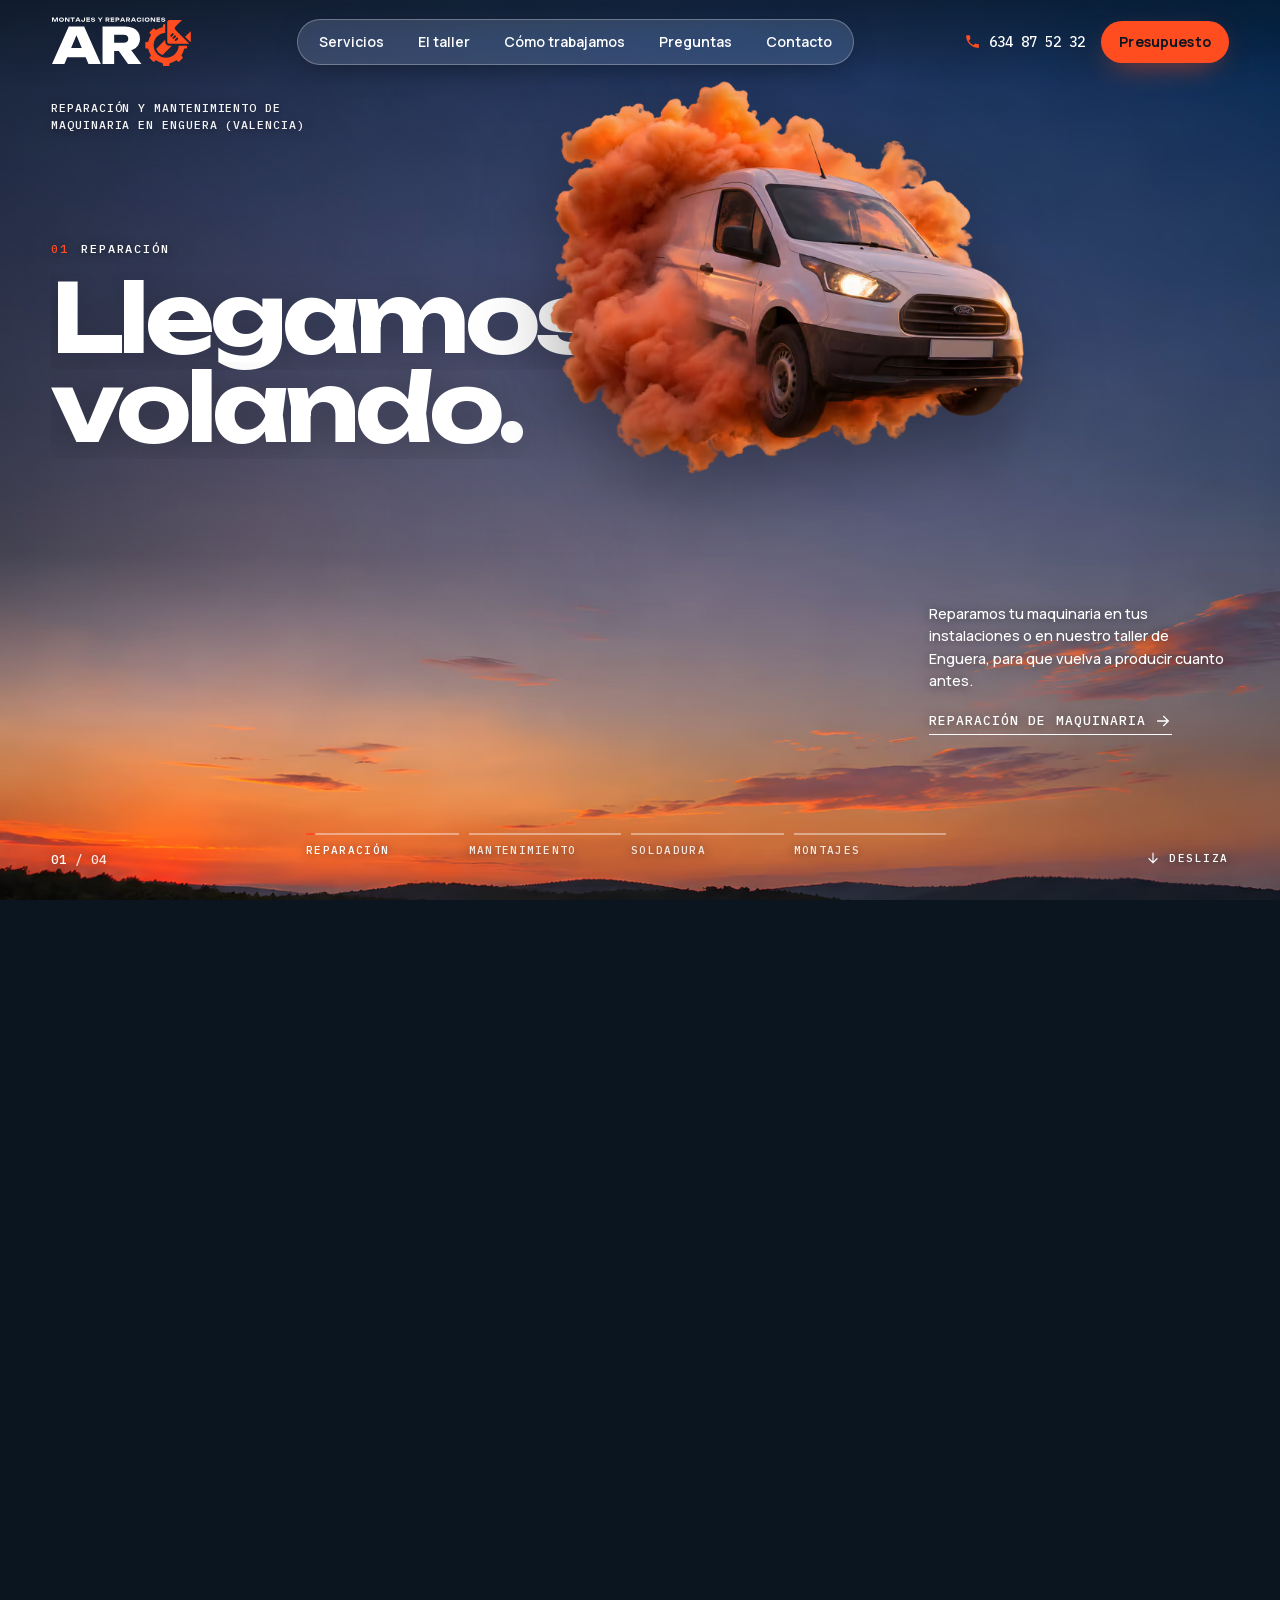
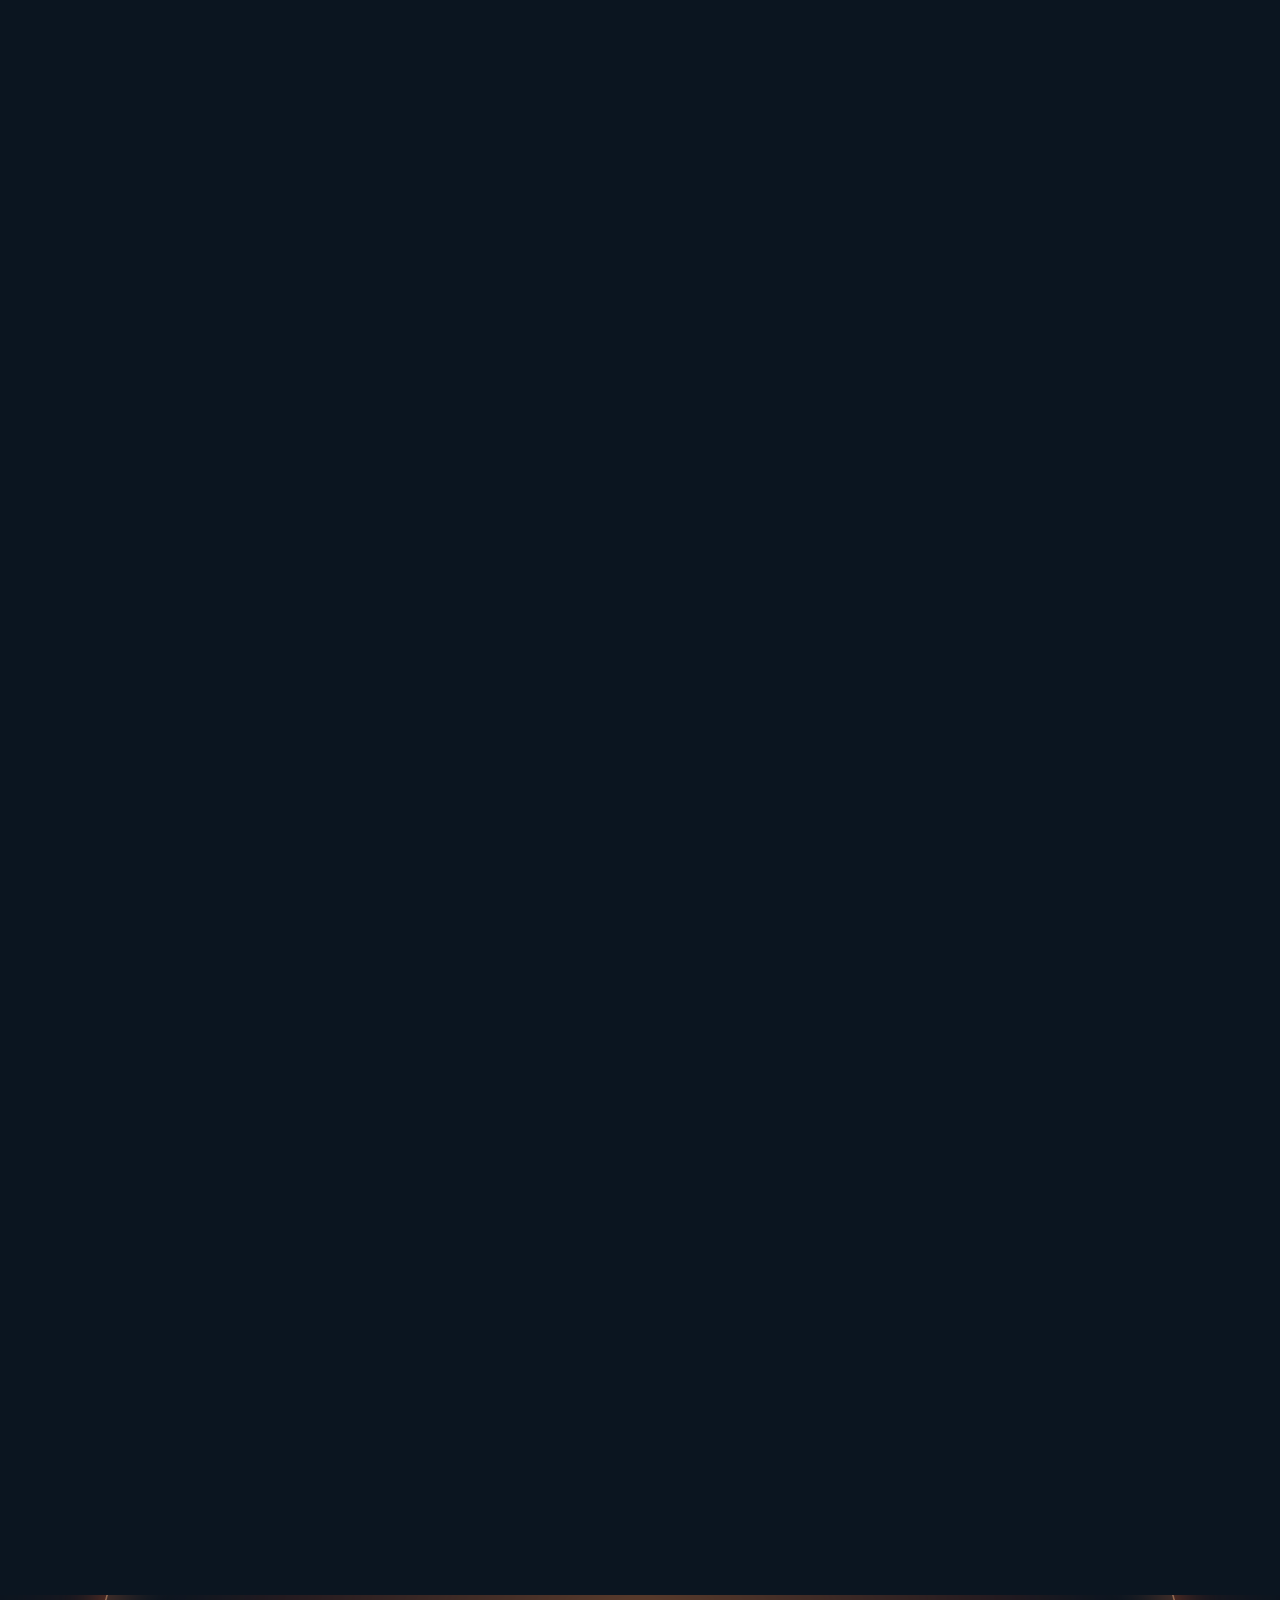
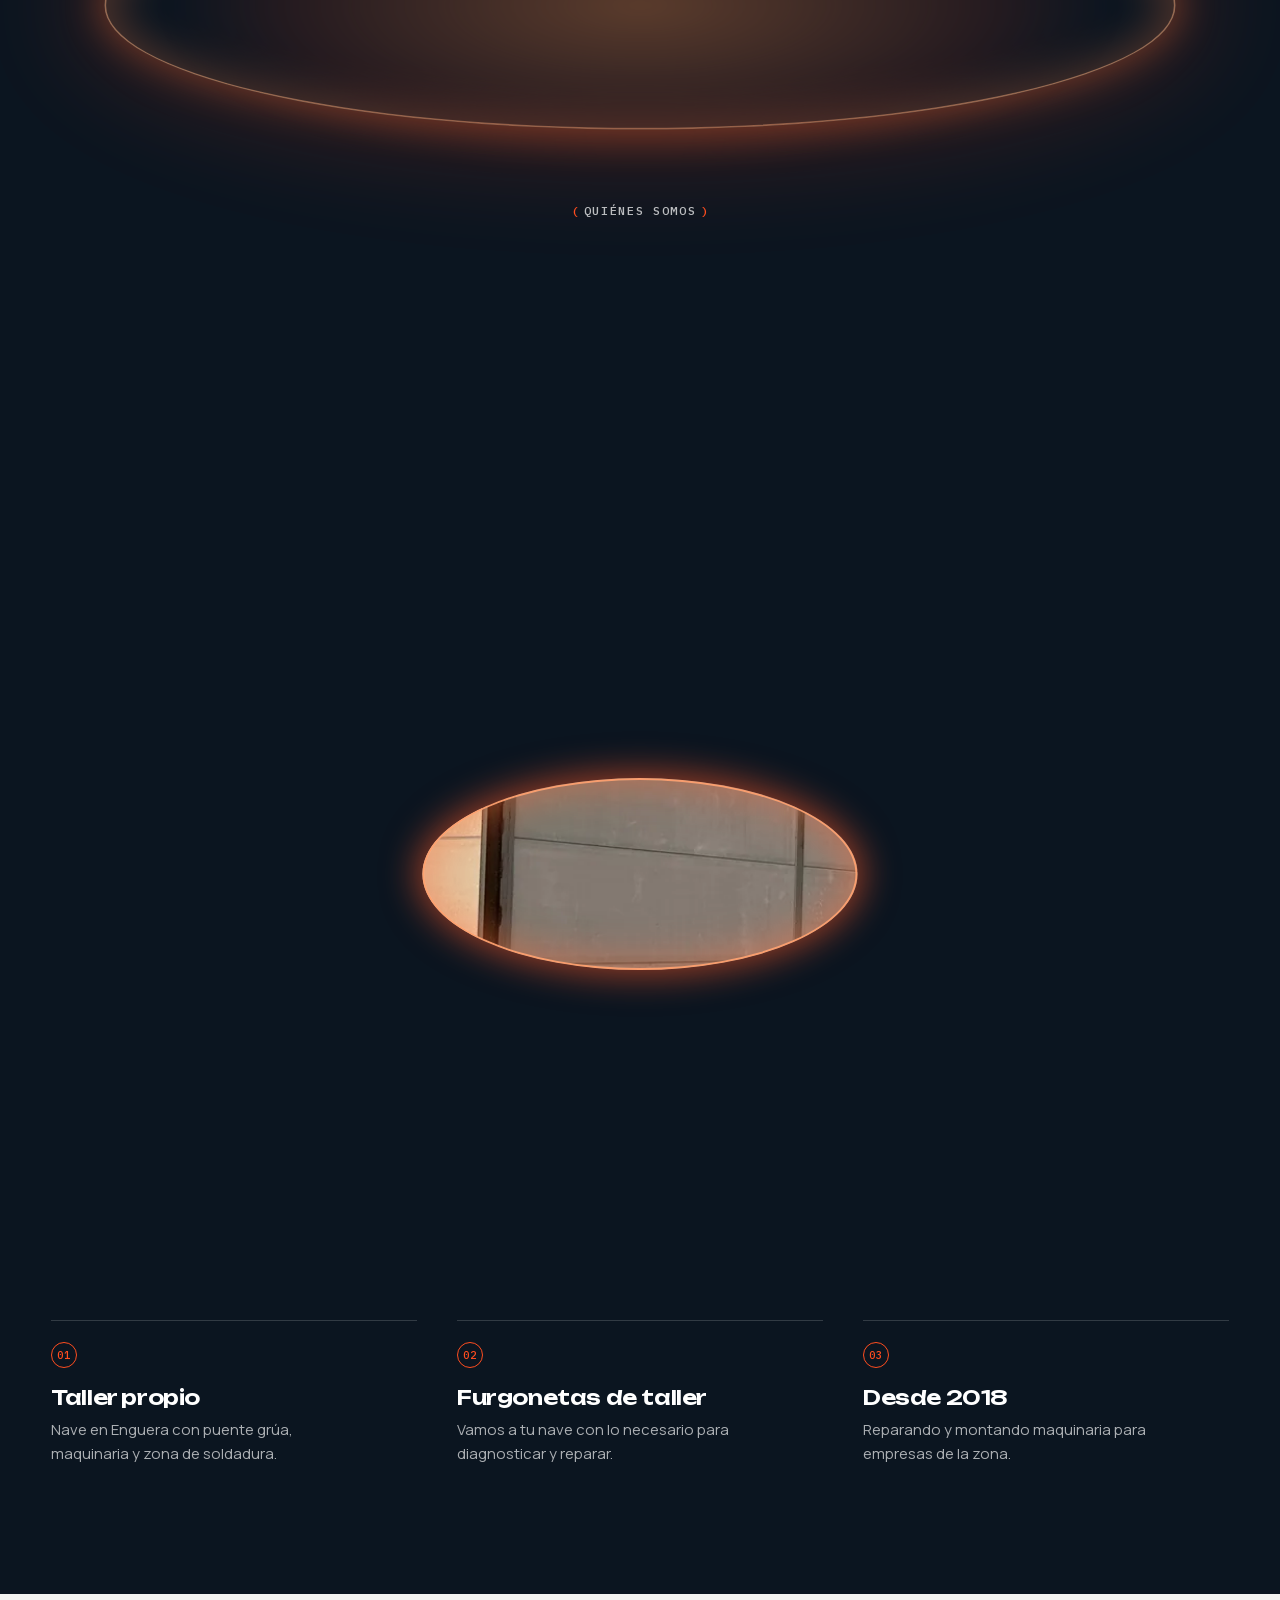
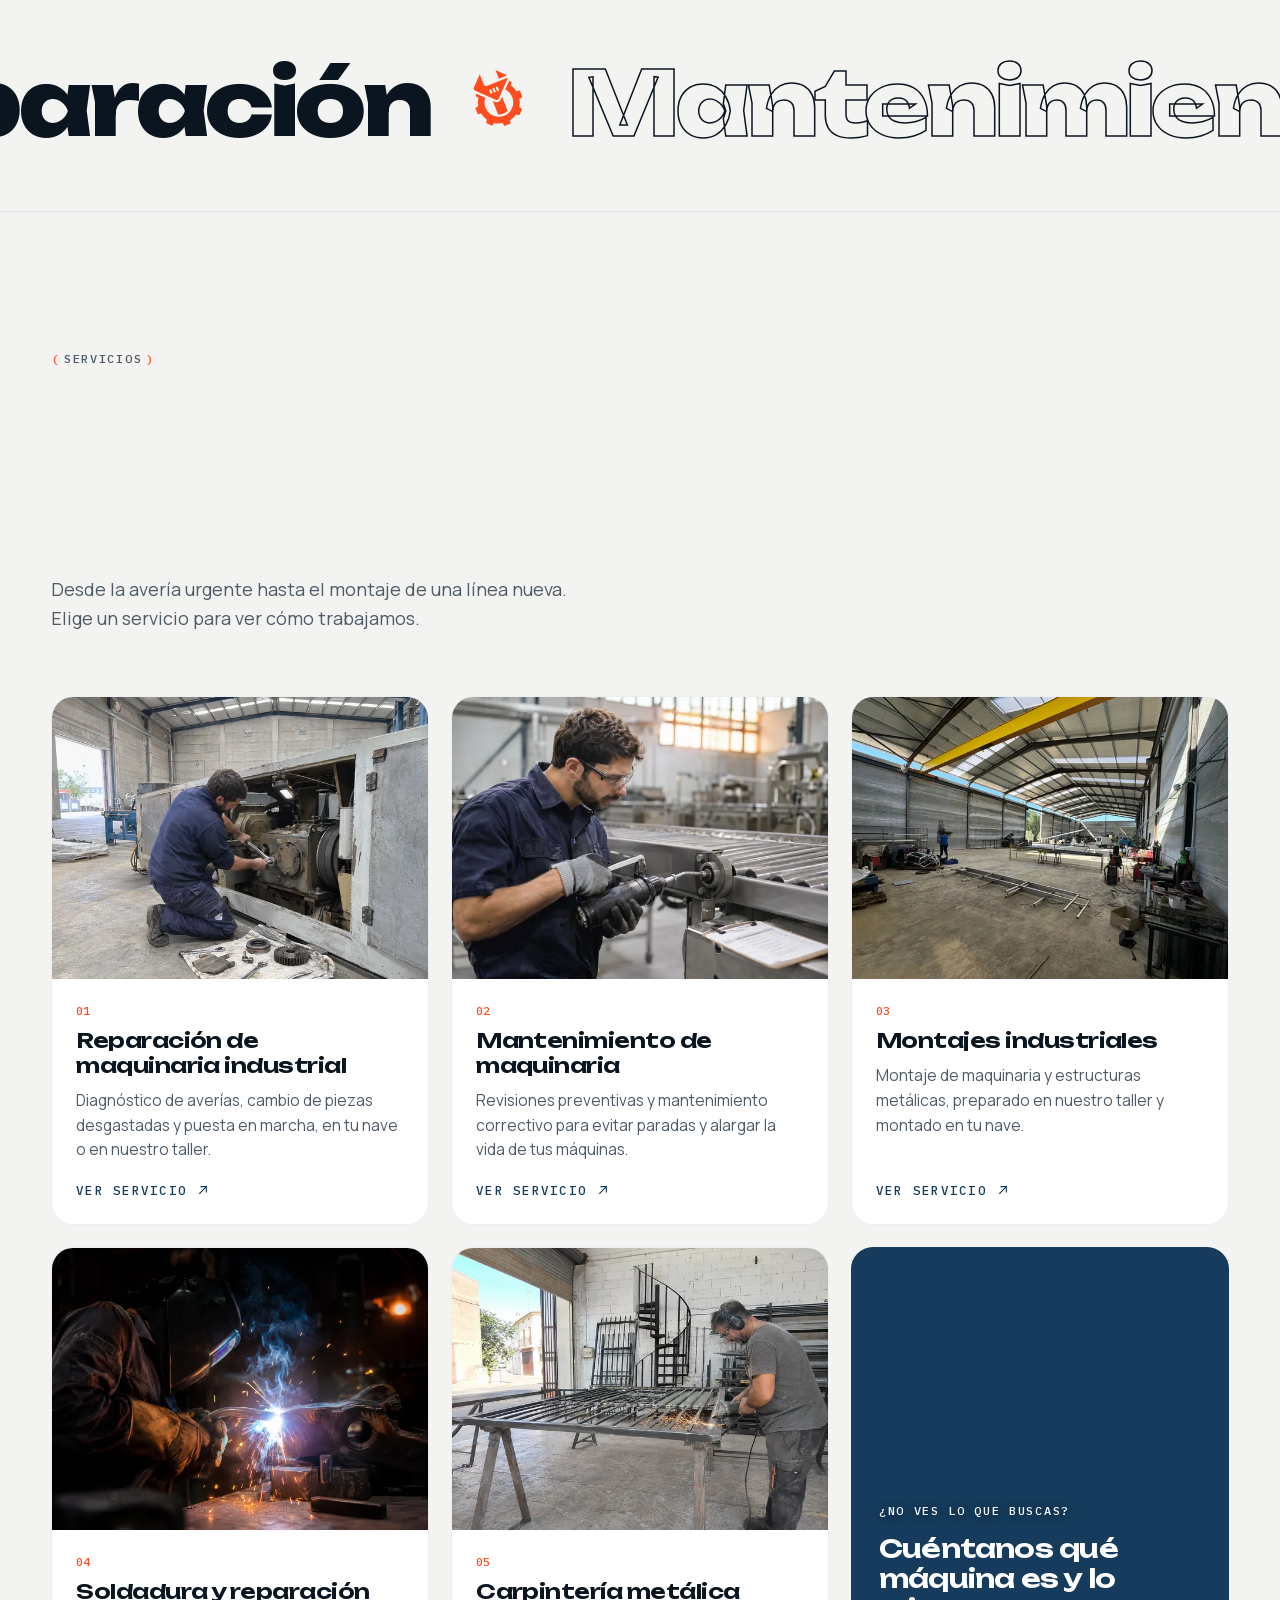
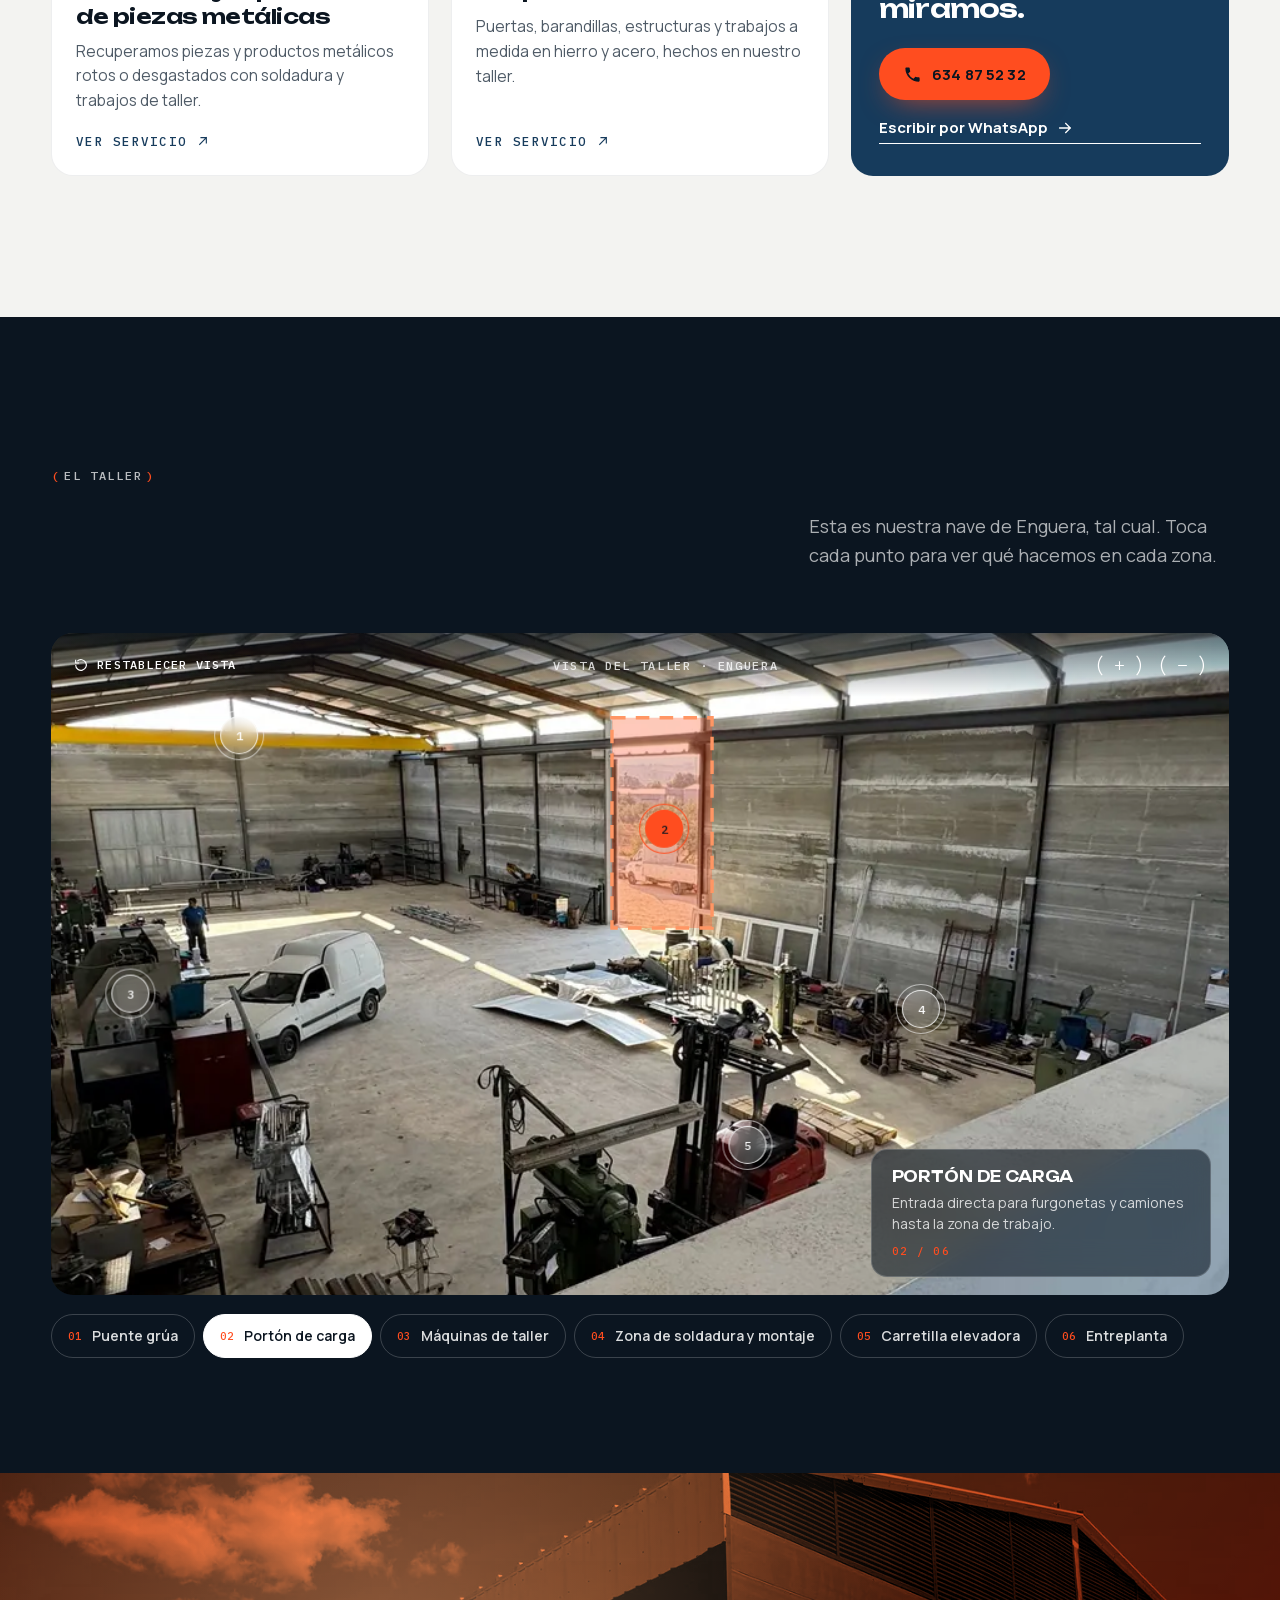
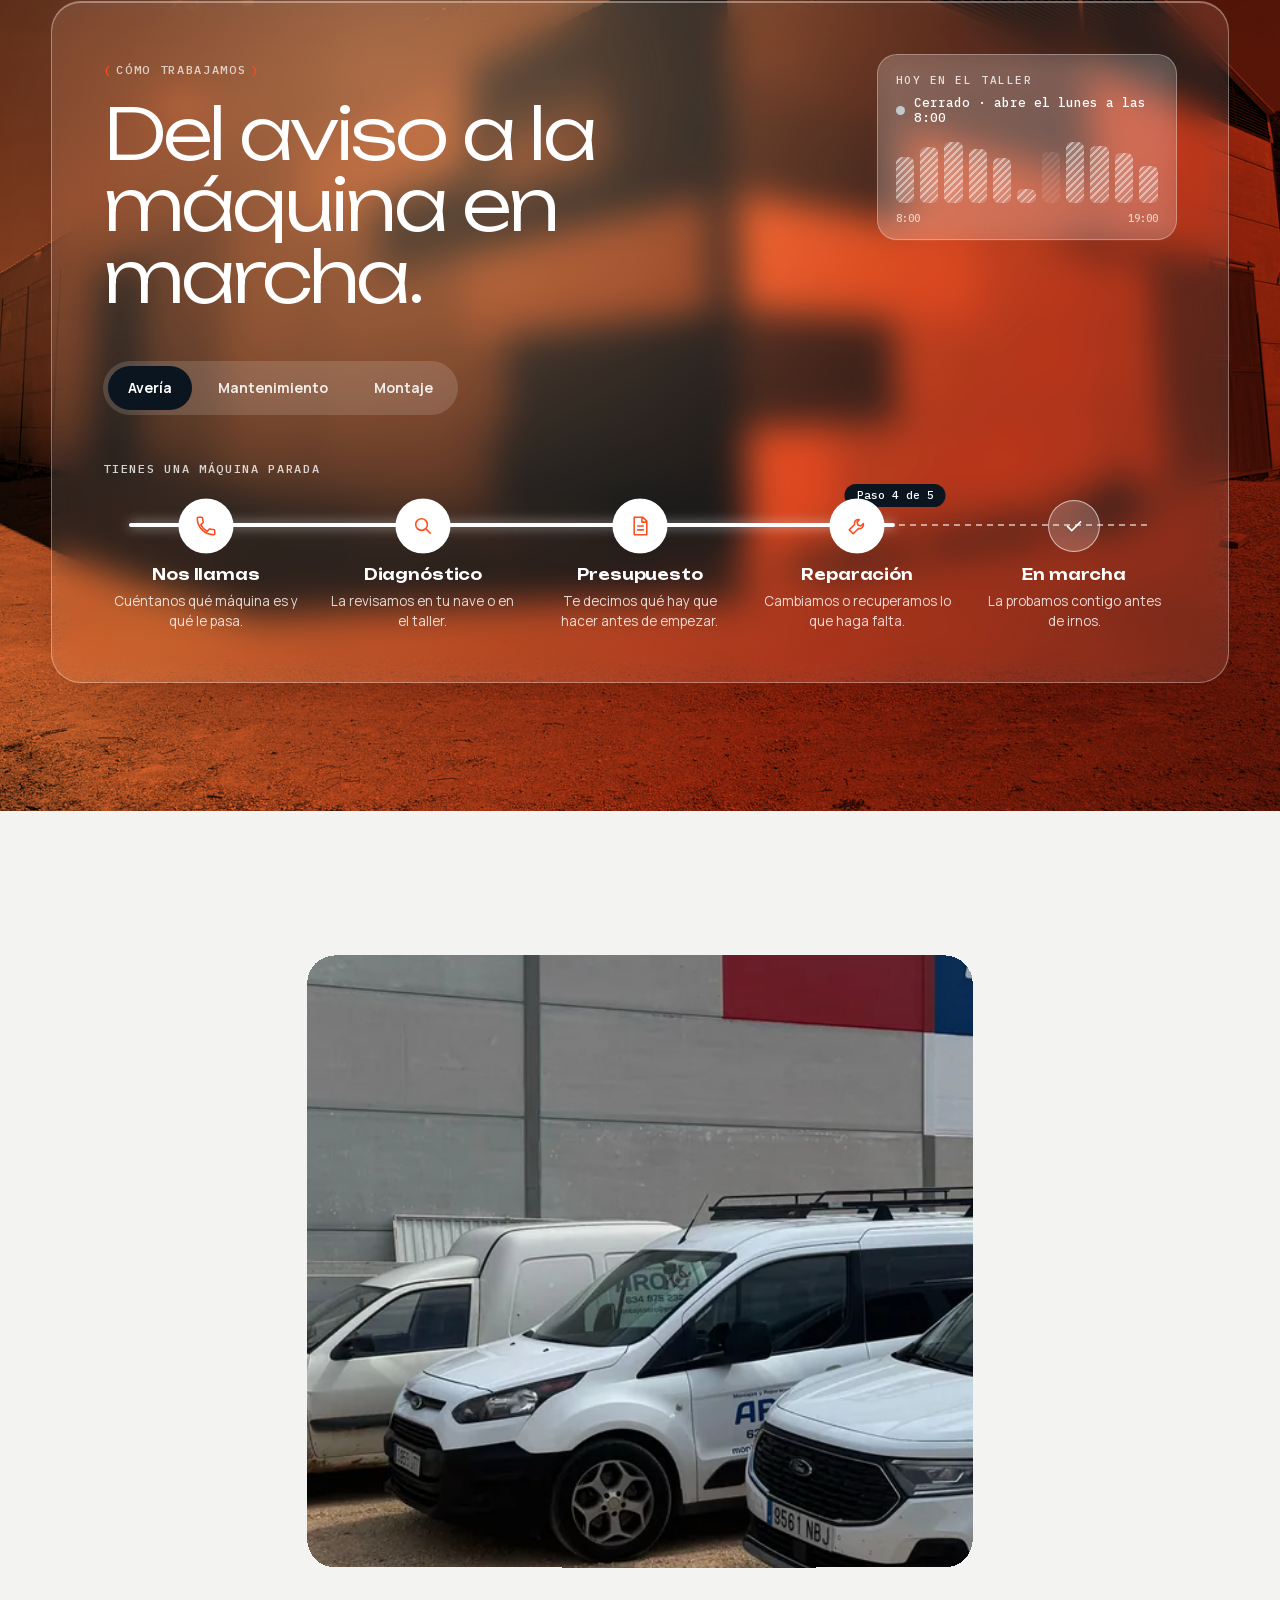
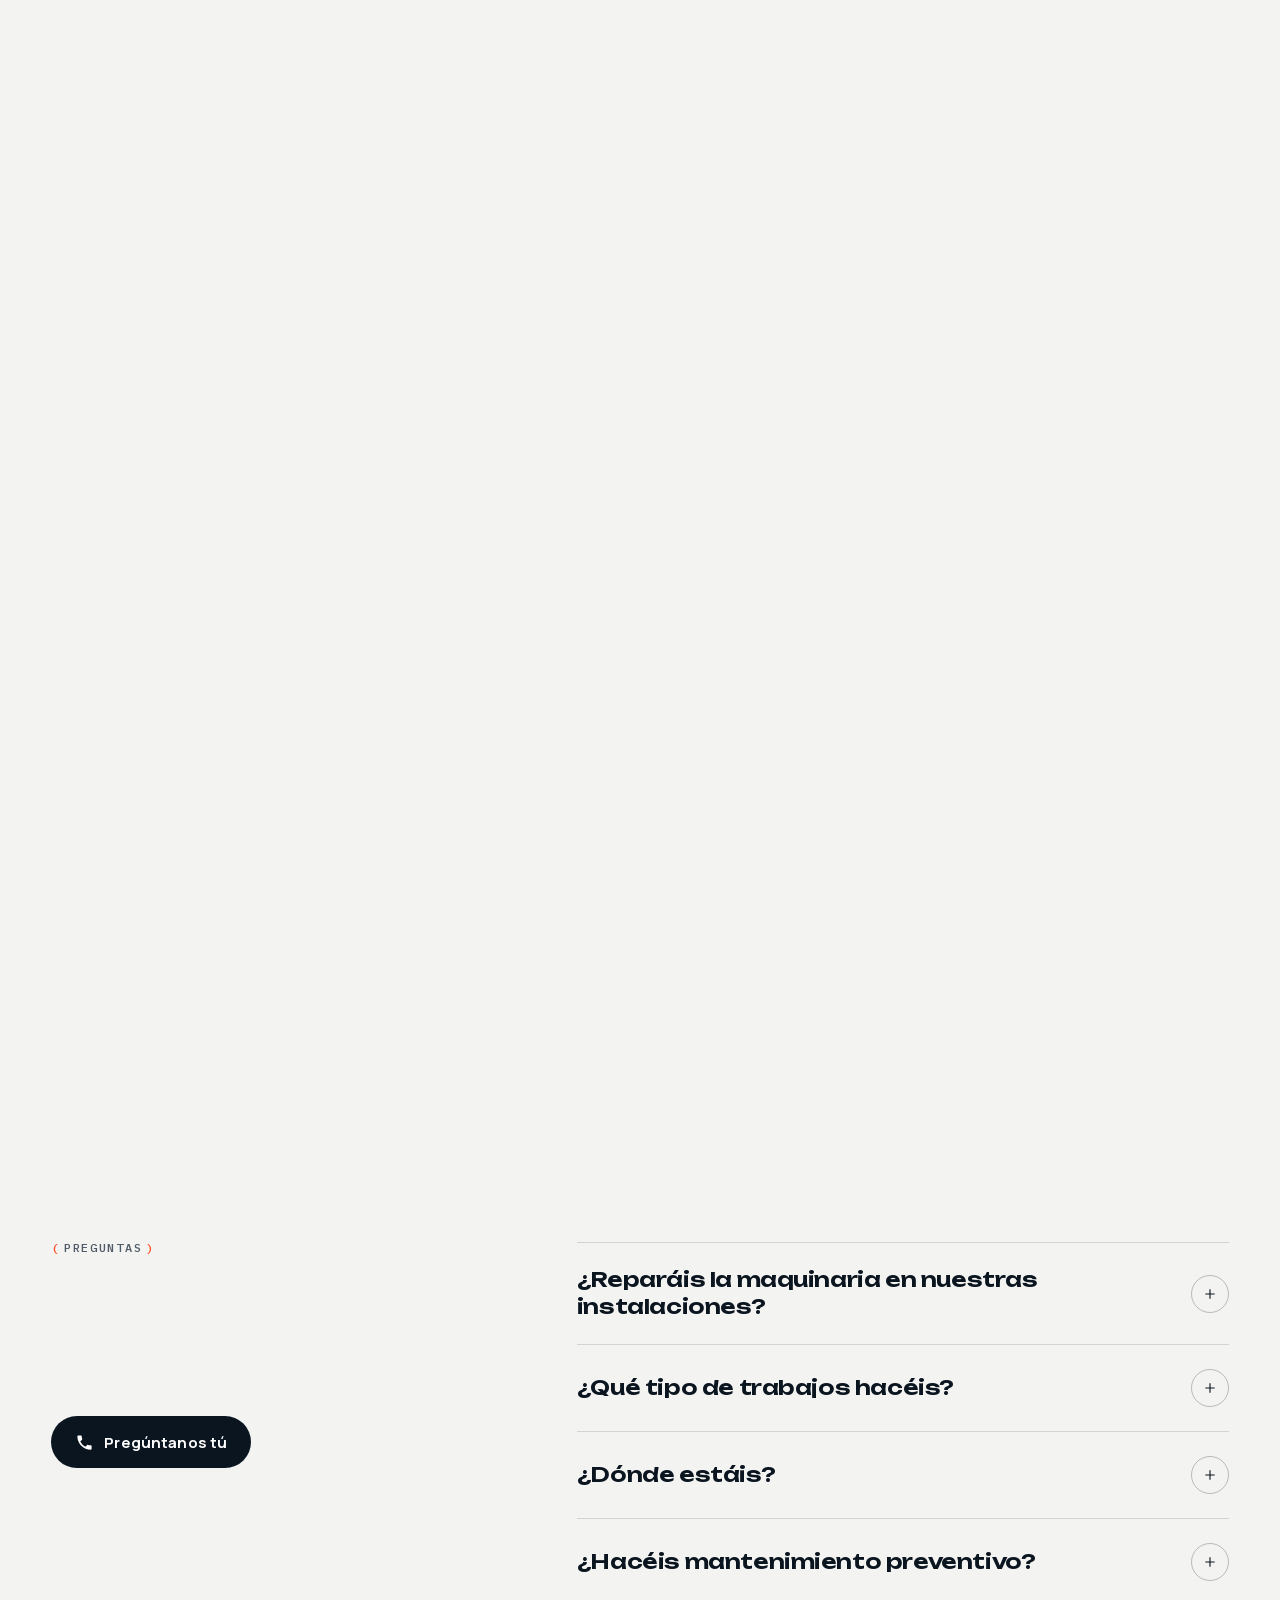
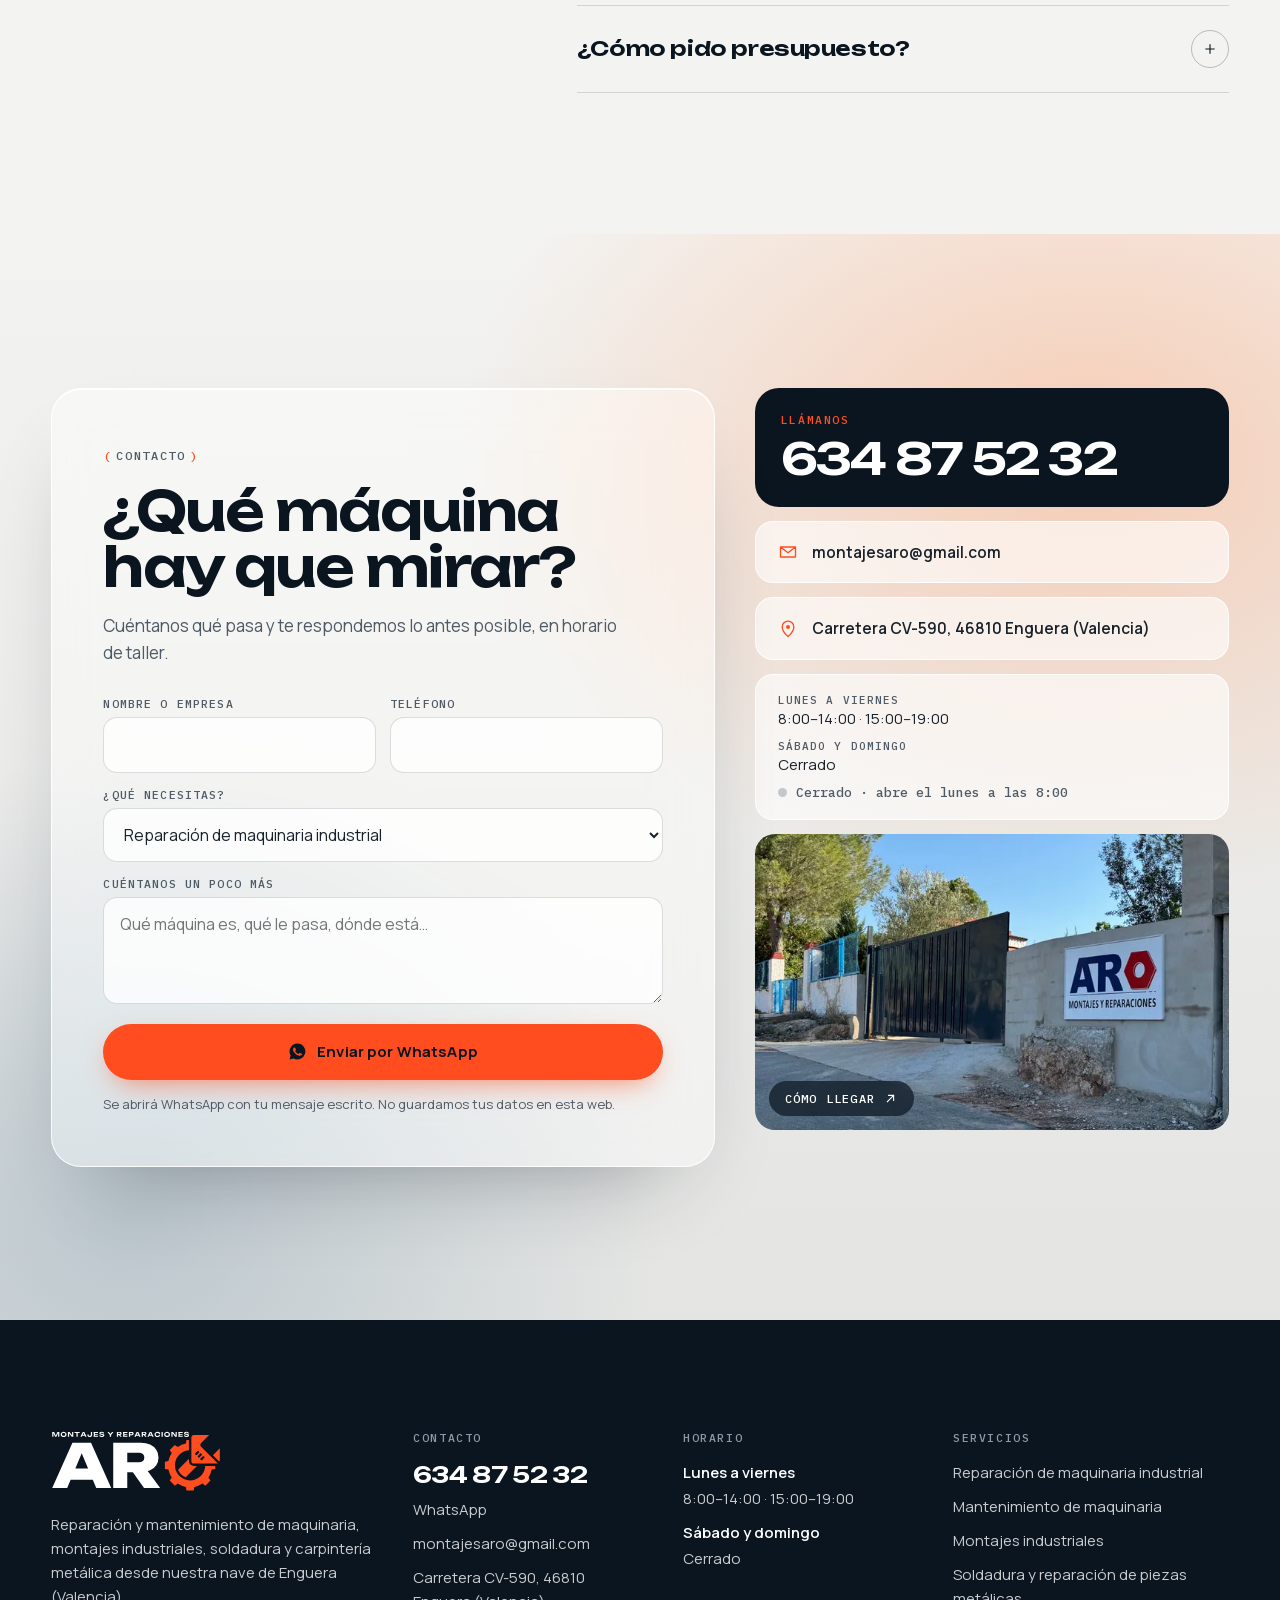
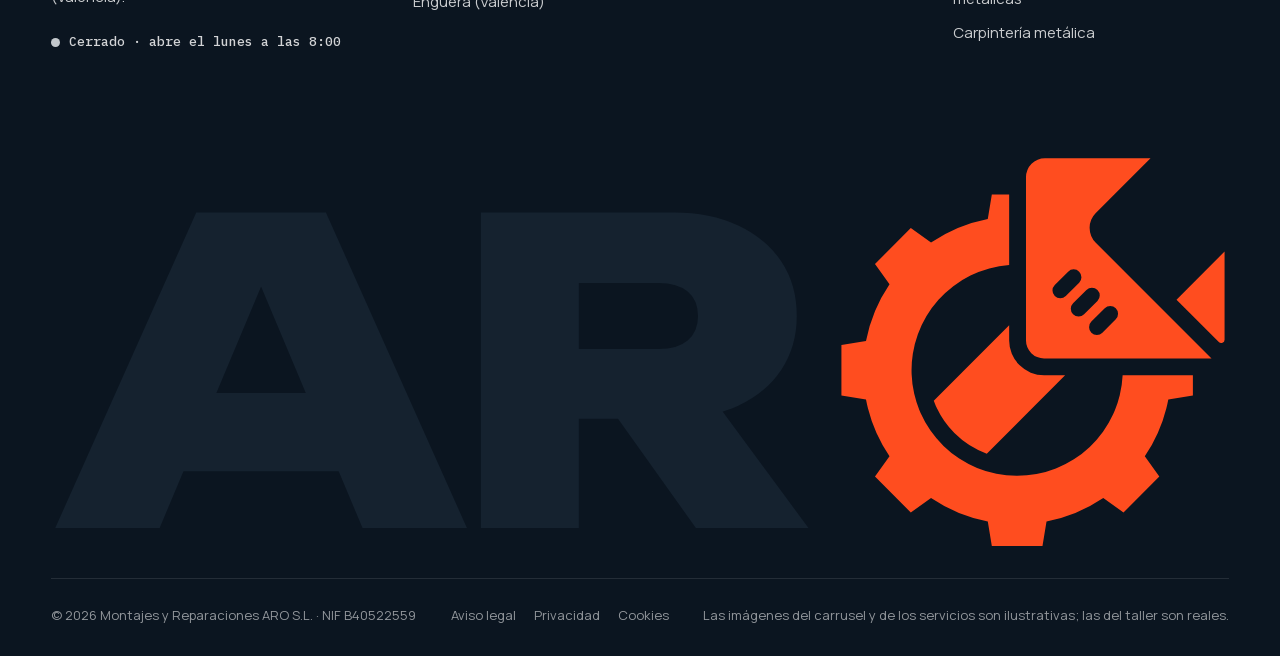
<file: index.html>
<!doctype html>
<html lang="es">
<head>
<meta charset="utf-8">
<meta name="viewport" content="width=device-width, initial-scale=1, viewport-fit=cover">
<script>document.documentElement.className += ' js';</script>
<title>Reparación de maquinaria en Enguera | Montajes y Reparaciones ARO</title>
<meta name="description" content="Reparación y mantenimiento de maquinaria, montajes, soldadura y carpintería metálica en Enguera (Valencia). Taller propio. Llama al 634 87 52 32.">
<link rel="canonical" href="https://nocodya-hue.github.io/aro-montajes/">
<meta name="theme-color" content="#0B1520">
<meta name="geo.region" content="ES-V"><meta name="geo.placename" content="Enguera"><meta name="geo.position" content="38.9934104;-0.664753"><meta name="ICBM" content="38.9934104, -0.664753">
<meta property="og:type" content="website"><meta property="og:locale" content="es_ES"><meta property="og:site_name" content="Montajes y Reparaciones ARO">
<meta property="og:title" content="Reparación de maquinaria en Enguera | Montajes y Reparaciones ARO"><meta property="og:description" content="Reparación y mantenimiento de maquinaria, montajes, soldadura y carpintería metálica en Enguera (Valencia). Taller propio. Llama al 634 87 52 32."><meta property="og:url" content="https://nocodya-hue.github.io/aro-montajes/">
<meta property="og:image" content="https://nocodya-hue.github.io/aro-montajes/media/img/fachada-1600.webp"><meta name="twitter:card" content="summary_large_image">
<link rel="icon" href="favicon.svg" type="image/svg+xml">
<link rel="preload" href="fonts/unbounded-var.woff2" as="font" type="font/woff2" crossorigin>
<link rel="preload" href="fonts/manrope-var.woff2" as="font" type="font/woff2" crossorigin>
<link rel="preload" as="image" type="image/avif" imagesrcset="media/img/h1-fondo-640.avif 640w, media/img/h1-fondo-1080.avif 1080w, media/img/h1-fondo-1600.avif 1600w, media/img/h1-fondo-2400.avif 2400w" imagesizes="100vw" fetchpriority="high"><link rel="preload" as="image" type="image/avif" imagesrcset="media/img/h1-objeto-640.avif 640w, media/img/h1-objeto-1080.avif 1080w, media/img/h1-objeto-1600.avif 1600w, media/img/h1-objeto-2400.avif 2400w" imagesizes="(max-width: 760px) 100vw, 40vw" fetchpriority="high">
<link rel="stylesheet" href="css/main.css?v=mvqjrhvc">
<script type="application/ld+json">{"@context":"https://schema.org","@graph":[{"@type":"LocalBusiness","@id":"https://nocodya-hue.github.io/aro-montajes/#negocio","name":"Montajes y Reparaciones ARO","legalName":"Montajes y Reparaciones ARO S.L.","taxID":"B40522559","url":"https://nocodya-hue.github.io/aro-montajes/","image":"https://nocodya-hue.github.io/aro-montajes/media/img/fachada-1600.webp","logo":"https://nocodya-hue.github.io/aro-montajes/media/logo-aro.svg","telephone":"+34634875232","email":"montajesaro@gmail.com","foundingDate":"2018","description":"Reparación y mantenimiento de maquinaria industrial, montajes industriales, soldadura y reparación de piezas metálicas y carpintería metálica en Enguera (Valencia).","address":{"@type":"PostalAddress","streetAddress":"Carretera CV-590","postalCode":"46810","addressLocality":"Enguera","addressRegion":"Valencia","addressCountry":"ES"},"geo":{"@type":"GeoCoordinates","latitude":38.9934104,"longitude":-0.664753},"hasMap":"https://www.google.com/maps/search/?api=1&query=MONTAJES+Y+REPARACIONES+ARO+SLU&query_place_id=ChIJlTMjVoRzYQ0R097Tpfbip1s","openingHoursSpecification":[{"@type":"OpeningHoursSpecification","dayOfWeek":["Monday","Tuesday","Wednesday","Thursday","Friday"],"opens":"08:00","closes":"14:00"},{"@type":"OpeningHoursSpecification","dayOfWeek":["Monday","Tuesday","Wednesday","Thursday","Friday"],"opens":"15:00","closes":"19:00"}],"areaServed":[{"@type":"City","name":"Enguera"},{"@type":"AdministrativeArea","name":"Provincia de Valencia"}],"makesOffer":[{"@type":"Offer","itemOffered":{"@type":"Service","name":"Reparación de maquinaria industrial","url":"https://nocodya-hue.github.io/aro-montajes/servicios/reparacion-maquinaria-industrial/"}},{"@type":"Offer","itemOffered":{"@type":"Service","name":"Mantenimiento de maquinaria","url":"https://nocodya-hue.github.io/aro-montajes/servicios/mantenimiento-de-maquinaria/"}},{"@type":"Offer","itemOffered":{"@type":"Service","name":"Montajes industriales","url":"https://nocodya-hue.github.io/aro-montajes/servicios/montajes-industriales/"}},{"@type":"Offer","itemOffered":{"@type":"Service","name":"Soldadura y reparación de piezas metálicas","url":"https://nocodya-hue.github.io/aro-montajes/servicios/soldadura-y-reparacion-de-piezas-metalicas/"}},{"@type":"Offer","itemOffered":{"@type":"Service","name":"Carpintería metálica","url":"https://nocodya-hue.github.io/aro-montajes/servicios/carpinteria-metalica/"}}]},{"@type":"WebSite","@id":"https://nocodya-hue.github.io/aro-montajes/#web","url":"https://nocodya-hue.github.io/aro-montajes/","name":"Montajes y Reparaciones ARO","inLanguage":"es-ES"},{"@type":"FAQPage","mainEntity":[{"@type":"Question","name":"¿Reparáis la maquinaria en nuestras instalaciones?","acceptedAnswer":{"@type":"Answer","text":"Sí. Tenemos furgonetas de taller para ir a tu nave a diagnosticar y reparar. Si la avería lo requiere, llevamos la pieza a nuestro taller de Enguera."}},{"@type":"Question","name":"¿Qué tipo de trabajos hacéis?","acceptedAnswer":{"@type":"Answer","text":"Reparación y mantenimiento de maquinaria, montajes industriales y de estructuras metálicas, soldadura y reparación de piezas metálicas y carpintería metálica a medida."}},{"@type":"Question","name":"¿Dónde estáis?","acceptedAnswer":{"@type":"Answer","text":"En la carretera CV-590, en Enguera (Valencia). Nuestro horario es de lunes a viernes, de 8:00 a 14:00 y de 15:00 a 19:00."}},{"@type":"Question","name":"¿Hacéis mantenimiento preventivo?","acceptedAnswer":{"@type":"Answer","text":"Sí. Revisamos tu maquinaria con la frecuencia que necesita para evitar averías y paradas imprevistas."}},{"@type":"Question","name":"¿Cómo pido presupuesto?","acceptedAnswer":{"@type":"Answer","text":"Llámanos al 634 87 52 32, escríbenos un WhatsApp o un correo a montajesaro@gmail.com contándonos qué necesitas. Si hace falta, vamos a verlo."}}]}]}</script>
</head>
<body class="portada">
<a class="saltar" href="#contenido">Saltar al contenido</a>
<header class="cab" data-cab>
  <a class="cab__marca" href="./" aria-label="Montajes y Reparaciones ARO, inicio"><svg class="logo cab__logo" viewBox="-20 -960 2819 1037" role="img" aria-label=""><path class="lg-letra lg-sub" transform="translate(-8.0 -846) scale(0.1097)" d="M1147.9 -750V0H968.4V-684.3L1012.1 -680.5L706.7 0H514.4L209.1 -678.6L252.8 -682.9V0H73.2V-750H363.9L649.5 -93.9H573.1L857.2 -750ZM1796.3 15.8Q1664.3 15.8 1564.8 -33.2Q1465.3 -82.2 1409.9 -170.1Q1354.6 -258.1 1354.6 -375Q1354.6 -491.9 1409.9 -579.9Q1465.3 -667.8 1564.8 -716.8Q1664.3 -765.8 1796.3 -765.8Q1928.4 -765.8 2027.8 -716.8Q2127.3 -667.8 2182.7 -579.9Q2238 -491.9 2238 -375Q2238 -258.1 2182.7 -170.1Q2127.3 -82.2 2027.8 -33.2Q1928.4 15.8 1796.3 15.8ZM1796.3 -152.6Q1873.8 -152.6 1929.9 -179.5Q1986 -206.5 2016.6 -256.4Q2047.3 -306.4 2047.3 -375Q2047.3 -443.6 2016.6 -493.6Q1986 -543.5 1929.9 -570.5Q1873.8 -597.4 1796.3 -597.4Q1719.4 -597.4 1663 -570.5Q1606.6 -543.5 1576 -493.6Q1545.3 -443.6 1545.3 -375Q1545.3 -306.4 1576 -256.4Q1606.6 -206.5 1663 -179.5Q1719.4 -152.6 1796.3 -152.6ZM3140.2 -128.6 3079 -117.7V-750H3261.9V0H3024.1L2567.5 -631.9L2628.1 -642.8V0H2445.2V-750H2689.7ZM3740.2 -666.5H3929V0H3740.2ZM3448.3 -750H4221V-582.7H3448.3ZM4542.3 -151.3V-303.5H5060.5V-151.3ZM4928.1 -750 5274.2 0H5072.8L4776.5 -671.2H4834.2L4537.8 0H4336.5L4682.5 -750ZM5391.6 -366.7H5576.5V-339.5Q5576.5 -247.1 5616.1 -197.6Q5655.6 -148.1 5746.7 -148.1Q5836.9 -148.1 5877.6 -195.2Q5918.3 -242.3 5918.3 -325.2V-750H6107.1V-316.2Q6107.1 -211.3 6061.8 -136.7Q6016.6 -62.2 5935.5 -23.2Q5854.5 15.8 5746.7 15.8Q5640.9 15.8 5560.8 -24.4Q5480.6 -64.5 5436.6 -141Q5392.5 -217.5 5392.5 -325.2ZM6969.7 -445.3V-304.7H6427.3V-445.3ZM6554.8 -375 6504.9 -65.2 6426.2 -154.5H7002.3V0H6315.9L6373.6 -375L6315.9 -750H6997.3V-595.5H6426.2L6504.9 -684.8ZM7184.6 -245.4H7376.3Q7381.4 -210.7 7407.2 -185Q7433.1 -159.4 7476.6 -145.4Q7520 -131.4 7578.1 -131.4Q7660.6 -131.4 7708.2 -154.1Q7755.7 -176.8 7755.7 -218.7Q7755.7 -250.9 7728.4 -268.7Q7701.2 -286.4 7625.7 -294.2L7480.8 -309.4Q7330 -324.2 7262.4 -378.9Q7194.8 -433.6 7194.8 -528.6Q7194.8 -604.4 7239.2 -657.4Q7283.6 -710.4 7364.4 -738.1Q7445.1 -765.8 7553.4 -765.8Q7659.8 -765.8 7742.1 -735.1Q7824.4 -704.5 7873.1 -649.4Q7921.9 -594.3 7926.3 -520.5H7734.7Q7730.6 -550.6 7707.5 -572.4Q7684.4 -594.2 7644.5 -606.4Q7604.6 -618.6 7549.5 -618.6Q7474.2 -618.6 7429.7 -597.2Q7385.3 -575.7 7385.3 -535.9Q7385.3 -506.3 7411.5 -489Q7437.7 -471.8 7506.1 -464L7659.3 -447.3Q7764.4 -436.4 7827.1 -412Q7889.9 -387.6 7917.8 -345.6Q7945.8 -303.7 7945.8 -239.9Q7945.8 -162.9 7899.5 -105.3Q7853.3 -47.7 7769.7 -16Q7686.2 15.8 7574.8 15.8Q7460.5 15.8 7373.7 -16.9Q7286.9 -49.6 7237.3 -108.5Q7187.7 -167.5 7184.6 -245.4ZM8784 0V-363.4H8972.7V0ZM8431.8 -750H8641.1L8921.5 -394.4H8834.3L9114.1 -750H9323.5L8938.8 -262.1L8817.5 -260.2ZM9978.9 -419.7H10260.1Q10313.4 -419.7 10344.1 -444.3Q10374.7 -468.8 10374.7 -512.7Q10374.7 -557.2 10344.1 -581.5Q10313.4 -605.8 10260.1 -605.8H9952.3L10036.9 -698.7V0H9848.2V-750H10284.7Q10368.6 -750 10431.7 -720.1Q10494.8 -690.3 10530.1 -637.3Q10565.4 -584.3 10565.4 -512.7Q10565.4 -443.1 10530.1 -389.9Q10494.8 -336.7 10431.7 -307.1Q10368.6 -277.5 10284.7 -277.5H9978.9ZM10099.9 -351H10313.4L10589.4 0H10369.7ZM11413.7 -445.3V-304.7H10871.3V-445.3ZM10998.8 -375 10948.9 -65.2 10870.2 -154.5H11446.3V0H10759.9L10817.6 -375L10759.9 -750H11441.3V-595.5H10870.2L10948.9 -684.8ZM12080.2 -750Q12172.3 -750 12238.8 -718.4Q12305.2 -686.8 12340.7 -629.7Q12376.3 -572.6 12376.3 -496.8Q12376.3 -420.9 12340.7 -363.8Q12305.2 -306.7 12238.8 -275.2Q12172.3 -243.6 12080.2 -243.6H11752.2V-396.8H12069.8Q12124.3 -396.8 12154.9 -423.5Q12185.5 -450.1 12185.5 -496.8Q12185.5 -543.9 12154.9 -570.4Q12124.3 -596.8 12069.8 -596.8H11769.3L11853.9 -685.3V0H11665.2V-750ZM12700.3 -151.3V-303.5H13218.5V-151.3ZM13086.1 -750 13432.2 0H13230.8L12934.5 -671.2H12992.2L12695.8 0H12494.5L12840.5 -750ZM13733.9 -419.7H14015.1Q14068.4 -419.7 14099.1 -444.3Q14129.7 -468.8 14129.7 -512.7Q14129.7 -557.2 14099.1 -581.5Q14068.4 -605.8 14015.1 -605.8H13707.3L13791.9 -698.7V0H13603.2V-750H14039.7Q14123.6 -750 14186.7 -720.1Q14249.8 -690.3 14285.1 -637.3Q14320.4 -584.3 14320.4 -512.7Q14320.4 -443.1 14285.1 -389.9Q14249.8 -336.7 14186.7 -307.1Q14123.6 -277.5 14039.7 -277.5H13733.9ZM13854.9 -351H14068.4L14344.4 0H14124.7ZM14673.3 -151.3V-303.5H15191.5V-151.3ZM15059.1 -750 15405.2 0H15203.8L14907.5 -671.2H14965.2L14668.8 0H14467.5L14813.5 -750ZM16399.2 -309.6Q16388.3 -212.7 16332 -139.2Q16275.7 -65.8 16184.1 -25Q16092.5 15.8 15974.5 15.8Q15844.9 15.8 15747.6 -33.2Q15650.4 -82.2 15596.3 -170.1Q15542.1 -258.1 15542.1 -375Q15542.1 -491.9 15596.3 -579.9Q15650.4 -667.8 15747.6 -716.8Q15844.9 -765.8 15974.5 -765.8Q16092.5 -765.8 16184.1 -725Q16275.7 -684.2 16332 -611Q16388.3 -537.9 16399.2 -440.4H16209.4Q16199.3 -490.9 16168.5 -527Q16137.6 -563 16088.4 -582.4Q16039.1 -601.9 15974 -601.9Q15899.5 -601.9 15845.3 -574.5Q15791.2 -547.1 15762 -496Q15732.9 -444.9 15732.9 -375Q15732.9 -305.1 15762 -254.2Q15791.2 -203.3 15845.3 -175.7Q15899.5 -148.1 15974 -148.1Q16039.1 -148.1 16088.4 -166.8Q16137.6 -185.6 16168.5 -221.9Q16199.3 -258.2 16209.4 -309.6ZM16600.2 -750H16788.9V0H16600.2ZM17437.3 15.8Q17305.3 15.8 17205.8 -33.2Q17106.3 -82.2 17050.9 -170.1Q16995.6 -258.1 16995.6 -375Q16995.6 -491.9 17050.9 -579.9Q17106.3 -667.8 17205.8 -716.8Q17305.3 -765.8 17437.3 -765.8Q17569.4 -765.8 17668.8 -716.8Q17768.3 -667.8 17823.7 -579.9Q17879 -491.9 17879 -375Q17879 -258.1 17823.7 -170.1Q17768.3 -82.2 17668.8 -33.2Q17569.4 15.8 17437.3 15.8ZM17437.3 -152.6Q17514.8 -152.6 17570.9 -179.5Q17627 -206.5 17657.6 -256.4Q17688.3 -306.4 17688.3 -375Q17688.3 -443.6 17657.6 -493.6Q17627 -543.5 17570.9 -570.5Q17514.8 -597.4 17437.3 -597.4Q17360.4 -597.4 17304 -570.5Q17247.6 -543.5 17217 -493.6Q17186.3 -443.6 17186.3 -375Q17186.3 -306.4 17217 -256.4Q17247.6 -206.5 17304 -179.5Q17360.4 -152.6 17437.3 -152.6ZM18781.2 -128.6 18720 -117.7V-750H18902.9V0H18665.1L18208.5 -631.9L18269.1 -642.8V0H18086.2V-750H18330.7ZM19774.7 -445.3V-304.7H19232.3V-445.3ZM19359.8 -375 19309.9 -65.2 19231.2 -154.5H19807.3V0H19120.9L19178.6 -375L19120.9 -750H19802.3V-595.5H19231.2L19309.9 -684.8ZM19989.6 -245.4H20181.3Q20186.4 -210.7 20212.2 -185Q20238.1 -159.4 20281.6 -145.4Q20325 -131.4 20383.1 -131.4Q20465.6 -131.4 20513.2 -154.1Q20560.7 -176.8 20560.7 -218.7Q20560.7 -250.9 20533.4 -268.7Q20506.2 -286.4 20430.7 -294.2L20285.8 -309.4Q20135 -324.2 20067.4 -378.9Q19999.8 -433.6 19999.8 -528.6Q19999.8 -604.4 20044.2 -657.4Q20088.6 -710.4 20169.4 -738.1Q20250.1 -765.8 20358.4 -765.8Q20464.8 -765.8 20547.1 -735.1Q20629.4 -704.5 20678.1 -649.4Q20726.9 -594.3 20731.3 -520.5H20539.7Q20535.6 -550.6 20512.5 -572.4Q20489.4 -594.2 20449.5 -606.4Q20409.6 -618.6 20354.5 -618.6Q20279.2 -618.6 20234.7 -597.2Q20190.3 -575.7 20190.3 -535.9Q20190.3 -506.3 20216.5 -489Q20242.7 -471.8 20311.1 -464L20464.3 -447.3Q20569.4 -436.4 20632.1 -412Q20694.9 -387.6 20722.8 -345.6Q20750.8 -303.7 20750.8 -239.9Q20750.8 -162.9 20704.5 -105.3Q20658.3 -47.7 20574.7 -16Q20491.2 15.8 20379.8 15.8Q20265.5 15.8 20178.7 -16.9Q20091.9 -49.6 20042.3 -108.5Q19992.7 -167.5 19989.6 -245.4Z"/><path class="lg-letra" transform="translate(1 0)" d="M227.2 -135.2V-321H740.8V-135.2ZM642.4 -750 977.6 0H729.4L456.8 -648.8H519.8L247.2 0H-1L334.2 -750Z"/><path class="lg-letra" transform="translate(947 0)" d="M225.6 -425.6H488.2Q531.8 -425.6 556.3 -446Q580.8 -466.4 580.8 -504Q580.8 -541.8 556.3 -562.1Q531.8 -582.4 488.2 -582.4H193L297.6 -690V0H64.8V-750H522.6Q610.4 -750 676.3 -719.1Q742.2 -688.2 778.9 -633.3Q815.6 -578.4 815.6 -504Q815.6 -431.6 778.9 -376.3Q742.2 -321 676.3 -290.5Q610.4 -260 522.6 -260H225.6ZM325.6 -351H584.6L843.4 0H575.8Z"/><path class="lg-aro" fill-rule="evenodd" d="M2267.4 -792.7L2226.2 -792.7L2216.6 -734.3A366 366 0 0 0 2081.7 -678.4L2033.6 -712.9L1948.5 -627.8L1983 -579.7A366 366 0 0 0 1927.1 -444.8L1868.7 -435.2L1868.7 -314.8L1927.1 -305.2A366 366 0 0 0 1983 -170.3L1948.5 -122.2L2033.6 -37.1L2081.7 -71.6A366 366 0 0 0 2216.6 -15.7L2226.2 42.7L2346.6 42.7L2356.2 -15.7A366 366 0 0 0 2491.1 -71.6L2539.2 -37.1L2624.3 -122.2L2589.8 -170.3A366 366 0 0 0 2645.7 -305.2L2704.1 -314.8L2704.1 -363L2537.1 -363A251 251 0 1 1 2267.4 -625.3L2267.4 -792.7ZM2352.4 -879L2603.4 -879L2473.3 -748.9A50 50 0 0 0 2473.3 -678.1L2748.4 -403L2350.4 -403A43 43 0 0 1 2307.4 -446L2307.4 -834A45 45 0 0 1 2352.4 -879ZM2433.8 -583.2A18.5 18.5 0 0 0 2407.6 -609.4L2375.8 -577.6A18.5 18.5 0 0 0 2402 -551.4L2433.8 -583.2ZM2477.3 -539.7A18.5 18.5 0 0 0 2451.1 -565.9L2419.3 -534.1A18.5 18.5 0 0 0 2445.5 -507.9L2477.3 -539.7ZM2520.8 -496.2A18.5 18.5 0 0 0 2494.6 -522.4L2462.8 -490.6A18.5 18.5 0 0 0 2489 -464.4L2520.8 -496.2ZM2267.4 -482L2088.2 -302.8A211 211 0 0 0 2214.2 -176.8L2400.4 -363L2350.4 -363A83 83 0 0 1 2267.4 -446L2267.4 -482ZM2665.2 -542.8L2779.4 -657L2779.4 -447.9A8 8 0 0 1 2765.7 -442.2L2665.2 -542.8Z"/></svg></a>
  <nav class="cab__nav" aria-label="Principal"><a href="#servicios">Servicios</a><a href="#taller">El taller</a><a href="#como-trabajamos">Cómo trabajamos</a><a href="#preguntas">Preguntas</a><a href="#contacto">Contacto</a></nav>
  <div class="cab__acc">
    <a class="cab__tel" href="tel:+34634875232" aria-label="Llamar al 634 87 52 32"><svg viewBox="0 0 24 24" aria-hidden="true"><path d="M6.6 10.8a15 15 0 0 0 6.6 6.6l2.2-2.2c.3-.3.7-.4 1-.2 1.1.4 2.3.6 3.6.6.6 0 1 .4 1 1V20c0 .6-.4 1-1 1A17 17 0 0 1 3 4c0-.6.4-1 1-1h3.5c.6 0 1 .4 1 1 0 1.3.2 2.5.6 3.6.1.3 0 .7-.2 1z" fill="currentColor"/></svg><span>634 87 52 32</span></a>
    <a class="btn btn--chispa btn--mini" href="#contacto">Presupuesto</a>
    <button class="cab__menu" type="button" aria-expanded="false" aria-controls="menu" aria-label="Abrir menú" data-menu><span></span><span></span></button>
  </div>
</header>
<div class="menu" id="menu" data-menu-panel hidden>
  <nav aria-label="Menú"><a href="#servicios"><i>01</i>Servicios</a><a href="#taller"><i>02</i>El taller</a><a href="#como-trabajamos"><i>03</i>Cómo trabajamos</a><a href="#preguntas"><i>04</i>Preguntas</a><a href="#contacto"><i>05</i>Contacto</a></nav>
  <div class="menu__srv"><b>Servicios</b><a href="servicios/reparacion-maquinaria-industrial/">Reparación de maquinaria</a><a href="servicios/mantenimiento-de-maquinaria/">Mantenimiento</a><a href="servicios/montajes-industriales/">Montajes industriales</a><a href="servicios/soldadura-y-reparacion-de-piezas-metalicas/">Soldadura y piezas metálicas</a><a href="servicios/carpinteria-metalica/">Carpintería metálica</a></div>
  <div class="menu__pie"><span class="estado estado--claro" data-estado data-horario='{"1":[["08:00","14:00"],["15:00","19:00"]],"2":[["08:00","14:00"],["15:00","19:00"]],"3":[["08:00","14:00"],["15:00","19:00"]],"4":[["08:00","14:00"],["15:00","19:00"]],"5":[["08:00","14:00"],["15:00","19:00"]]}'><i></i><span data-estado-txt>L–V 8:00–14:00 · 15:00–19:00</span></span><a class="btn btn--chispa btn--ancho" href="tel:+34634875232"><svg viewBox="0 0 24 24" aria-hidden="true"><path d="M6.6 10.8a15 15 0 0 0 6.6 6.6l2.2-2.2c.3-.3.7-.4 1-.2 1.1.4 2.3.6 3.6.6.6 0 1 .4 1 1V20c0 .6-.4 1-1 1A17 17 0 0 1 3 4c0-.6.4-1 1-1h3.5c.6 0 1 .4 1 1 0 1.3.2 2.5.6 3.6.1.3 0 .7-.2 1z" fill="currentColor"/></svg><span>Llamar al 634 87 52 32</span></a></div>
</div>
<main id="contenido">
<section class="hero" data-hero aria-roledescription="carrusel" aria-label="Lo que hacemos">
  <div class="hero__pin" data-hero-pin>
    <div class="hero__slides"><article class="sl sl--atardecer es-activa" data-sl id="sl-1" aria-roledescription="diapositiva" aria-label="1 de 4: Reparación">
      <div class="sl__capa sl__fondo" data-capa="fondo"><picture><source type="image/avif" srcset="media/img/h1-fondo-640.avif 640w, media/img/h1-fondo-1080.avif 1080w, media/img/h1-fondo-1600.avif 1600w, media/img/h1-fondo-2400.avif 2400w" sizes="100vw"><img src="media/img/h1-fondo-1080.webp" srcset="media/img/h1-fondo-640.webp 640w, media/img/h1-fondo-1080.webp 1080w, media/img/h1-fondo-1600.webp 1600w, media/img/h1-fondo-2400.webp 2400w" sizes="100vw" alt="" loading="eager" decoding="sync" fetchpriority="high" class="sl__img" onload="this.classList.add('cargada')"></picture></div>
      <div class="sl__capa sl__suelo" data-capa="suelo" aria-hidden="true"><picture><source type="image/avif" srcset="media/img/h1-fondo-640.avif 640w, media/img/h1-fondo-1080.avif 1080w, media/img/h1-fondo-1600.avif 1600w, media/img/h1-fondo-2400.avif 2400w" sizes="100vw"><img src="media/img/h1-fondo-1080.webp" srcset="media/img/h1-fondo-640.webp 640w, media/img/h1-fondo-1080.webp 1080w, media/img/h1-fondo-1600.webp 1600w, media/img/h1-fondo-2400.webp 2400w" sizes="100vw" alt="" loading="lazy" decoding="async" class="sl__img"></picture></div>
      <div class="sl__capa sl__titular" data-capa="titular">
        <p class="sl__eti"><span>01</span>Reparación</p>
        <h2 class="sl__t"><span class="ln"><span>Llegamos</span></span><span class="ln"><span>volando.</span></span></h2>
      </div>
      <div class="sl__capa sl__objeto" data-capa="objeto"><div class="sl__flota"><picture><source type="image/avif" srcset="media/img/h1-objeto-640.avif 640w, media/img/h1-objeto-1080.avif 1080w, media/img/h1-objeto-1600.avif 1600w, media/img/h1-objeto-2400.avif 2400w" sizes="(max-width: 760px) 100vw, 40vw"><img src="media/img/h1-objeto-1080.webp" srcset="media/img/h1-objeto-640.webp 640w, media/img/h1-objeto-1080.webp 1080w, media/img/h1-objeto-1600.webp 1600w, media/img/h1-objeto-2400.webp 2400w" sizes="(max-width: 760px) 100vw, 40vw" alt="Furgoneta blanca de servicio saliendo de una nube de humo naranja (imagen ilustrativa)" loading="eager" decoding="sync" fetchpriority="high" class="sl__obj" onload="this.classList.add('cargada')"></picture></div></div>
      <div class="sl__capa sl__info" data-capa="info"><p>Reparamos tu maquinaria en tus instalaciones o en nuestro taller de Enguera, para que vuelva a producir cuanto antes.</p><a class="enlace" href="servicios/reparacion-maquinaria-industrial/">Reparación de maquinaria <svg viewBox="0 0 24 24" aria-hidden="true"><path d="M5 12h14M13 6l6 6-6 6" fill="none" stroke="currentColor" stroke-width="1.7" stroke-linecap="square"/></svg></a></div>
    </article><article class="sl sl--noche" data-sl id="sl-2" aria-roledescription="diapositiva" aria-label="2 de 4: Mantenimiento" aria-hidden="true">
      <div class="sl__capa sl__fondo" data-capa="fondo"><picture><source type="image/avif" srcset="media/img/h2-fondo-640.avif 640w, media/img/h2-fondo-1080.avif 1080w, media/img/h2-fondo-1600.avif 1600w, media/img/h2-fondo-2400.avif 2400w" sizes="100vw"><img src="media/img/h2-fondo-1080.webp" srcset="media/img/h2-fondo-640.webp 640w, media/img/h2-fondo-1080.webp 1080w, media/img/h2-fondo-1600.webp 1600w, media/img/h2-fondo-2400.webp 2400w" sizes="100vw" alt="" loading="lazy" decoding="async" class="sl__img"></picture></div>
      <div class="sl__capa sl__suelo" data-capa="suelo" aria-hidden="true"><picture><source type="image/avif" srcset="media/img/h2-fondo-640.avif 640w, media/img/h2-fondo-1080.avif 1080w, media/img/h2-fondo-1600.avif 1600w, media/img/h2-fondo-2400.avif 2400w" sizes="100vw"><img src="media/img/h2-fondo-1080.webp" srcset="media/img/h2-fondo-640.webp 640w, media/img/h2-fondo-1080.webp 1080w, media/img/h2-fondo-1600.webp 1600w, media/img/h2-fondo-2400.webp 2400w" sizes="100vw" alt="" loading="lazy" decoding="async" class="sl__img"></picture></div>
      <div class="sl__capa sl__titular" data-capa="titular">
        <p class="sl__eti"><span>02</span>Mantenimiento</p>
        <h2 class="sl__t"><span class="ln"><span>Que nada</span></span><span class="ln"><span>se pare.</span></span></h2>
      </div>
      <div class="sl__capa sl__objeto" data-capa="objeto"><div class="sl__flota"><picture><source type="image/avif" srcset="media/img/h2-objeto-640.avif 640w, media/img/h2-objeto-997.avif 997w" sizes="(max-width: 760px) 100vw, 40vw"><img src="media/img/h2-objeto-997.webp" srcset="media/img/h2-objeto-640.webp 640w, media/img/h2-objeto-997.webp 997w" sizes="(max-width: 760px) 100vw, 40vw" alt="Dos mecánicos de espaldas miran un engranaje gigante que asoma en el horizonte como un planeta (imagen ilustrativa)" loading="lazy" decoding="async" class="sl__obj"></picture></div></div>
      <div class="sl__capa sl__info" data-capa="info"><p>Mantenimiento preventivo y correctivo para que tu maquinaria trabaje sin sustos y sin paradas imprevistas.</p><a class="enlace" href="servicios/mantenimiento-de-maquinaria/">Mantenimiento <svg viewBox="0 0 24 24" aria-hidden="true"><path d="M5 12h14M13 6l6 6-6 6" fill="none" stroke="currentColor" stroke-width="1.7" stroke-linecap="square"/></svg></a></div>
    </article><article class="sl sl--acero" data-sl id="sl-3" aria-roledescription="diapositiva" aria-label="3 de 4: Soldadura" aria-hidden="true">
      <div class="sl__capa sl__fondo" data-capa="fondo"><picture><source type="image/avif" srcset="media/img/h3-fondo-640.avif 640w, media/img/h3-fondo-1080.avif 1080w, media/img/h3-fondo-1600.avif 1600w, media/img/h3-fondo-2400.avif 2400w" sizes="100vw"><img src="media/img/h3-fondo-1080.webp" srcset="media/img/h3-fondo-640.webp 640w, media/img/h3-fondo-1080.webp 1080w, media/img/h3-fondo-1600.webp 1600w, media/img/h3-fondo-2400.webp 2400w" sizes="100vw" alt="" loading="lazy" decoding="async" class="sl__img"></picture></div>
      <div class="sl__capa sl__suelo" data-capa="suelo" aria-hidden="true"><picture><source type="image/avif" srcset="media/img/h3-fondo-640.avif 640w, media/img/h3-fondo-1080.avif 1080w, media/img/h3-fondo-1600.avif 1600w, media/img/h3-fondo-2400.avif 2400w" sizes="100vw"><img src="media/img/h3-fondo-1080.webp" srcset="media/img/h3-fondo-640.webp 640w, media/img/h3-fondo-1080.webp 1080w, media/img/h3-fondo-1600.webp 1600w, media/img/h3-fondo-2400.webp 2400w" sizes="100vw" alt="" loading="lazy" decoding="async" class="sl__img"></picture></div>
      <div class="sl__capa sl__titular" data-capa="titular">
        <p class="sl__eti"><span>03</span>Soldadura</p>
        <h2 class="sl__t"><span class="ln"><span>Uniones</span></span><span class="ln"><span>que aguantan.</span></span></h2>
      </div>
      <div class="sl__capa sl__objeto" data-capa="objeto"><div class="sl__flota"><picture><source type="image/avif" srcset="media/img/h3-objeto-640.avif 640w, media/img/h3-objeto-925.avif 925w" sizes="(max-width: 760px) 100vw, 40vw"><img src="media/img/h3-objeto-925.webp" srcset="media/img/h3-objeto-640.webp 640w, media/img/h3-objeto-925.webp 925w" sizes="(max-width: 760px) 100vw, 40vw" alt="Soldador con equipo de protección flotando entre chispas sobre una nube (imagen ilustrativa)" loading="lazy" decoding="async" class="sl__obj"></picture></div></div>
      <div class="sl__capa sl__info" data-capa="info"><p>Soldadura y reparación de piezas y productos metálicos en nuestro taller, con el acabado que exige cada trabajo.</p><a class="enlace" href="servicios/soldadura-y-reparacion-de-piezas-metalicas/">Soldadura y piezas metálicas <svg viewBox="0 0 24 24" aria-hidden="true"><path d="M5 12h14M13 6l6 6-6 6" fill="none" stroke="currentColor" stroke-width="1.7" stroke-linecap="square"/></svg></a></div>
    </article><article class="sl sl--niebla" data-sl id="sl-4" aria-roledescription="diapositiva" aria-label="4 de 4: Montajes" aria-hidden="true">
      <div class="sl__capa sl__fondo" data-capa="fondo"><picture><source type="image/avif" srcset="media/img/h4-fondo-640.avif 640w, media/img/h4-fondo-1080.avif 1080w, media/img/h4-fondo-1600.avif 1600w, media/img/h4-fondo-2400.avif 2400w" sizes="100vw"><img src="media/img/h4-fondo-1080.webp" srcset="media/img/h4-fondo-640.webp 640w, media/img/h4-fondo-1080.webp 1080w, media/img/h4-fondo-1600.webp 1600w, media/img/h4-fondo-2400.webp 2400w" sizes="100vw" alt="" loading="lazy" decoding="async" class="sl__img"></picture></div>
      <div class="sl__capa sl__suelo" data-capa="suelo" aria-hidden="true"><picture><source type="image/avif" srcset="media/img/h4-fondo-640.avif 640w, media/img/h4-fondo-1080.avif 1080w, media/img/h4-fondo-1600.avif 1600w, media/img/h4-fondo-2400.avif 2400w" sizes="100vw"><img src="media/img/h4-fondo-1080.webp" srcset="media/img/h4-fondo-640.webp 640w, media/img/h4-fondo-1080.webp 1080w, media/img/h4-fondo-1600.webp 1600w, media/img/h4-fondo-2400.webp 2400w" sizes="100vw" alt="" loading="lazy" decoding="async" class="sl__img"></picture></div>
      <div class="sl__capa sl__titular" data-capa="titular">
        <p class="sl__eti"><span>04</span>Montajes</p>
        <h2 class="sl__t"><span class="ln"><span>Montamos</span></span><span class="ln"><span>a lo grande.</span></span></h2>
      </div>
      <div class="sl__capa sl__objeto" data-capa="objeto"><div class="sl__flota"><picture><source type="image/avif" srcset="media/img/h4-objeto-640.avif 640w, media/img/h4-objeto-1080.avif 1080w, media/img/h4-objeto-1600.avif 1600w, media/img/h4-objeto-2400.avif 2400w" sizes="(max-width: 760px) 100vw, 40vw"><img src="media/img/h4-objeto-1080.webp" srcset="media/img/h4-objeto-640.webp 640w, media/img/h4-objeto-1080.webp 1080w, media/img/h4-objeto-1600.webp 1600w, media/img/h4-objeto-2400.webp 2400w" sizes="(max-width: 760px) 100vw, 40vw" alt="Viga de acero colgada de cadenas entre nubes sobre un campo con un operario mirando (imagen ilustrativa)" loading="lazy" decoding="async" class="sl__obj"></picture></div></div>
      <div class="sl__capa sl__info" data-capa="info"><p>Montaje de maquinaria y estructuras metálicas con medios propios, desde el taller hasta tu nave.</p><a class="enlace" href="servicios/montajes-industriales/">Montajes industriales <svg viewBox="0 0 24 24" aria-hidden="true"><path d="M5 12h14M13 6l6 6-6 6" fill="none" stroke="currentColor" stroke-width="1.7" stroke-linecap="square"/></svg></a></div>
    </article></div>
    <h1 class="hero__h1">Reparación y mantenimiento de maquinaria en Enguera (Valencia)</h1>
    <div class="hero__ui">
      <p class="hero__cont" aria-live="polite"><b data-hero-n>01</b><span>/</span>04</p>
      <div class="hero__puntos" role="tablist" aria-label="Elegir diapositiva"><button type="button" role="tab" aria-selected="true" aria-controls="sl-1" data-ir="0"><span class="hero__barra"><i></i></span><span class="hero__punto-t">Reparación</span></button><button type="button" role="tab" aria-selected="false" aria-controls="sl-2" data-ir="1"><span class="hero__barra"><i></i></span><span class="hero__punto-t">Mantenimiento</span></button><button type="button" role="tab" aria-selected="false" aria-controls="sl-3" data-ir="2"><span class="hero__barra"><i></i></span><span class="hero__punto-t">Soldadura</span></button><button type="button" role="tab" aria-selected="false" aria-controls="sl-4" data-ir="3"><span class="hero__barra"><i></i></span><span class="hero__punto-t">Montajes</span></button></div>
      <a class="hero__baja" href="#nosotros"><svg viewBox="0 0 24 24" aria-hidden="true"><path d="M12 5v14M6 13l6 6 6-6" fill="none" stroke="currentColor" stroke-width="1.7" stroke-linecap="square"/></svg><span>Desliza</span></a>
    </div>
  </div>
</section>
<section class="manif" id="nosotros" data-manif>
  <div class="manif__luz" aria-hidden="true"><i class="manif__aro"></i><i class="manif__halo"></i></div>
  <div class="env manif__txt">
    <p class="eti eti--claro"><span>(</span>Quiénes somos<span>)</span></p>
    <h2 class="manif__t" data-lineas><span class="manif__marca">ARO</span> no es un taller más. Montamos, reparamos y mantenemos la maquinaria que mueve tu empresa.</h2>
  </div>
  <div class="manif__portal" data-portal>
    <div class="manif__foto"><img src="media/img/nave-anochecer-1080.webp" srcset="media/img/nave-anochecer-640.webp 640w, media/img/nave-anochecer-1080.webp 1080w, media/img/nave-anochecer-1600.webp 1600w, media/img/nave-anochecer-2400.webp 2400w" sizes="100vw" alt="Nave de Montajes y Reparaciones ARO en Enguera al anochecer" loading="lazy" decoding="async"></div>
  </div>
  <div class="env manif__datos">
    <div class="dato"><i>01</i><b>Taller propio</b><p>Nave en Enguera con puente grúa, maquinaria y zona de soldadura.</p></div><div class="dato"><i>02</i><b>Furgonetas de taller</b><p>Vamos a tu nave con lo necesario para diagnosticar y reparar.</p></div><div class="dato"><i>03</i><b>Desde 2018</b><p>Reparando y montando maquinaria para empresas de la zona.</p></div>
  </div>
</section>
<div class="cinta" aria-hidden="true" data-cinta><div class="cinta__pista"><div class="cinta__grupo"><span class="">Reparación</span><svg class="cinta__aro" viewBox="-514 -514 1028 1028" aria-hidden="true" focusable="false"><path fill-rule="evenodd" d="M-19 -417.7L-60.2 -417.7L-69.8 -359.3A366 366 0 0 0 -204.7 -303.4L-252.8 -337.9L-337.9 -252.8L-303.4 -204.7A366 366 0 0 0 -359.3 -69.8L-417.7 -60.2L-417.7 60.2L-359.3 69.8A366 366 0 0 0 -303.4 204.7L-337.9 252.8L-252.8 337.9L-204.7 303.4A366 366 0 0 0 -69.8 359.3L-60.2 417.7L60.2 417.7L69.8 359.3A366 366 0 0 0 204.7 303.4L252.8 337.9L337.9 252.8L303.4 204.7A366 366 0 0 0 359.3 69.8L417.7 60.2L417.7 12L250.7 12A251 251 0 1 1 -19 -250.3L-19 -417.7ZM66 -504L317 -504L186.9 -373.9A50 50 0 0 0 186.9 -303.1L462 -28L64 -28A43 43 0 0 1 21 -71L21 -459A45 45 0 0 1 66 -504ZM147.4 -208.2A18.5 18.5 0 0 0 121.2 -234.4L89.4 -202.6A18.5 18.5 0 0 0 115.6 -176.4L147.4 -208.2ZM190.9 -164.7A18.5 18.5 0 0 0 164.7 -190.9L132.9 -159.1A18.5 18.5 0 0 0 159.1 -132.9L190.9 -164.7ZM234.4 -121.2A18.5 18.5 0 0 0 208.2 -147.4L176.4 -115.6A18.5 18.5 0 0 0 202.6 -89.4L234.4 -121.2ZM-19 -107L-198.2 72.2A211 211 0 0 0 -72.2 198.2L114 12L64 12A83 83 0 0 1 -19 -71L-19 -107ZM378.8 -167.8L493 -282L493 -72.9A8 8 0 0 1 479.3 -67.2L378.8 -167.8Z"/></svg><span class="hueca">Mantenimiento</span><svg class="cinta__aro" viewBox="-514 -514 1028 1028" aria-hidden="true" focusable="false"><path fill-rule="evenodd" d="M-19 -417.7L-60.2 -417.7L-69.8 -359.3A366 366 0 0 0 -204.7 -303.4L-252.8 -337.9L-337.9 -252.8L-303.4 -204.7A366 366 0 0 0 -359.3 -69.8L-417.7 -60.2L-417.7 60.2L-359.3 69.8A366 366 0 0 0 -303.4 204.7L-337.9 252.8L-252.8 337.9L-204.7 303.4A366 366 0 0 0 -69.8 359.3L-60.2 417.7L60.2 417.7L69.8 359.3A366 366 0 0 0 204.7 303.4L252.8 337.9L337.9 252.8L303.4 204.7A366 366 0 0 0 359.3 69.8L417.7 60.2L417.7 12L250.7 12A251 251 0 1 1 -19 -250.3L-19 -417.7ZM66 -504L317 -504L186.9 -373.9A50 50 0 0 0 186.9 -303.1L462 -28L64 -28A43 43 0 0 1 21 -71L21 -459A45 45 0 0 1 66 -504ZM147.4 -208.2A18.5 18.5 0 0 0 121.2 -234.4L89.4 -202.6A18.5 18.5 0 0 0 115.6 -176.4L147.4 -208.2ZM190.9 -164.7A18.5 18.5 0 0 0 164.7 -190.9L132.9 -159.1A18.5 18.5 0 0 0 159.1 -132.9L190.9 -164.7ZM234.4 -121.2A18.5 18.5 0 0 0 208.2 -147.4L176.4 -115.6A18.5 18.5 0 0 0 202.6 -89.4L234.4 -121.2ZM-19 -107L-198.2 72.2A211 211 0 0 0 -72.2 198.2L114 12L64 12A83 83 0 0 1 -19 -71L-19 -107ZM378.8 -167.8L493 -282L493 -72.9A8 8 0 0 1 479.3 -67.2L378.8 -167.8Z"/></svg><span class="">Montajes</span><svg class="cinta__aro" viewBox="-514 -514 1028 1028" aria-hidden="true" focusable="false"><path fill-rule="evenodd" d="M-19 -417.7L-60.2 -417.7L-69.8 -359.3A366 366 0 0 0 -204.7 -303.4L-252.8 -337.9L-337.9 -252.8L-303.4 -204.7A366 366 0 0 0 -359.3 -69.8L-417.7 -60.2L-417.7 60.2L-359.3 69.8A366 366 0 0 0 -303.4 204.7L-337.9 252.8L-252.8 337.9L-204.7 303.4A366 366 0 0 0 -69.8 359.3L-60.2 417.7L60.2 417.7L69.8 359.3A366 366 0 0 0 204.7 303.4L252.8 337.9L337.9 252.8L303.4 204.7A366 366 0 0 0 359.3 69.8L417.7 60.2L417.7 12L250.7 12A251 251 0 1 1 -19 -250.3L-19 -417.7ZM66 -504L317 -504L186.9 -373.9A50 50 0 0 0 186.9 -303.1L462 -28L64 -28A43 43 0 0 1 21 -71L21 -459A45 45 0 0 1 66 -504ZM147.4 -208.2A18.5 18.5 0 0 0 121.2 -234.4L89.4 -202.6A18.5 18.5 0 0 0 115.6 -176.4L147.4 -208.2ZM190.9 -164.7A18.5 18.5 0 0 0 164.7 -190.9L132.9 -159.1A18.5 18.5 0 0 0 159.1 -132.9L190.9 -164.7ZM234.4 -121.2A18.5 18.5 0 0 0 208.2 -147.4L176.4 -115.6A18.5 18.5 0 0 0 202.6 -89.4L234.4 -121.2ZM-19 -107L-198.2 72.2A211 211 0 0 0 -72.2 198.2L114 12L64 12A83 83 0 0 1 -19 -71L-19 -107ZM378.8 -167.8L493 -282L493 -72.9A8 8 0 0 1 479.3 -67.2L378.8 -167.8Z"/></svg><span class="hueca">Soldadura</span><svg class="cinta__aro" viewBox="-514 -514 1028 1028" aria-hidden="true" focusable="false"><path fill-rule="evenodd" d="M-19 -417.7L-60.2 -417.7L-69.8 -359.3A366 366 0 0 0 -204.7 -303.4L-252.8 -337.9L-337.9 -252.8L-303.4 -204.7A366 366 0 0 0 -359.3 -69.8L-417.7 -60.2L-417.7 60.2L-359.3 69.8A366 366 0 0 0 -303.4 204.7L-337.9 252.8L-252.8 337.9L-204.7 303.4A366 366 0 0 0 -69.8 359.3L-60.2 417.7L60.2 417.7L69.8 359.3A366 366 0 0 0 204.7 303.4L252.8 337.9L337.9 252.8L303.4 204.7A366 366 0 0 0 359.3 69.8L417.7 60.2L417.7 12L250.7 12A251 251 0 1 1 -19 -250.3L-19 -417.7ZM66 -504L317 -504L186.9 -373.9A50 50 0 0 0 186.9 -303.1L462 -28L64 -28A43 43 0 0 1 21 -71L21 -459A45 45 0 0 1 66 -504ZM147.4 -208.2A18.5 18.5 0 0 0 121.2 -234.4L89.4 -202.6A18.5 18.5 0 0 0 115.6 -176.4L147.4 -208.2ZM190.9 -164.7A18.5 18.5 0 0 0 164.7 -190.9L132.9 -159.1A18.5 18.5 0 0 0 159.1 -132.9L190.9 -164.7ZM234.4 -121.2A18.5 18.5 0 0 0 208.2 -147.4L176.4 -115.6A18.5 18.5 0 0 0 202.6 -89.4L234.4 -121.2ZM-19 -107L-198.2 72.2A211 211 0 0 0 -72.2 198.2L114 12L64 12A83 83 0 0 1 -19 -71L-19 -107ZM378.8 -167.8L493 -282L493 -72.9A8 8 0 0 1 479.3 -67.2L378.8 -167.8Z"/></svg><span class="">Carpintería metálica</span><svg class="cinta__aro" viewBox="-514 -514 1028 1028" aria-hidden="true" focusable="false"><path fill-rule="evenodd" d="M-19 -417.7L-60.2 -417.7L-69.8 -359.3A366 366 0 0 0 -204.7 -303.4L-252.8 -337.9L-337.9 -252.8L-303.4 -204.7A366 366 0 0 0 -359.3 -69.8L-417.7 -60.2L-417.7 60.2L-359.3 69.8A366 366 0 0 0 -303.4 204.7L-337.9 252.8L-252.8 337.9L-204.7 303.4A366 366 0 0 0 -69.8 359.3L-60.2 417.7L60.2 417.7L69.8 359.3A366 366 0 0 0 204.7 303.4L252.8 337.9L337.9 252.8L303.4 204.7A366 366 0 0 0 359.3 69.8L417.7 60.2L417.7 12L250.7 12A251 251 0 1 1 -19 -250.3L-19 -417.7ZM66 -504L317 -504L186.9 -373.9A50 50 0 0 0 186.9 -303.1L462 -28L64 -28A43 43 0 0 1 21 -71L21 -459A45 45 0 0 1 66 -504ZM147.4 -208.2A18.5 18.5 0 0 0 121.2 -234.4L89.4 -202.6A18.5 18.5 0 0 0 115.6 -176.4L147.4 -208.2ZM190.9 -164.7A18.5 18.5 0 0 0 164.7 -190.9L132.9 -159.1A18.5 18.5 0 0 0 159.1 -132.9L190.9 -164.7ZM234.4 -121.2A18.5 18.5 0 0 0 208.2 -147.4L176.4 -115.6A18.5 18.5 0 0 0 202.6 -89.4L234.4 -121.2ZM-19 -107L-198.2 72.2A211 211 0 0 0 -72.2 198.2L114 12L64 12A83 83 0 0 1 -19 -71L-19 -107ZM378.8 -167.8L493 -282L493 -72.9A8 8 0 0 1 479.3 -67.2L378.8 -167.8Z"/></svg></div><div class="cinta__grupo"><span class="">Reparación</span><svg class="cinta__aro" viewBox="-514 -514 1028 1028" aria-hidden="true" focusable="false"><path fill-rule="evenodd" d="M-19 -417.7L-60.2 -417.7L-69.8 -359.3A366 366 0 0 0 -204.7 -303.4L-252.8 -337.9L-337.9 -252.8L-303.4 -204.7A366 366 0 0 0 -359.3 -69.8L-417.7 -60.2L-417.7 60.2L-359.3 69.8A366 366 0 0 0 -303.4 204.7L-337.9 252.8L-252.8 337.9L-204.7 303.4A366 366 0 0 0 -69.8 359.3L-60.2 417.7L60.2 417.7L69.8 359.3A366 366 0 0 0 204.7 303.4L252.8 337.9L337.9 252.8L303.4 204.7A366 366 0 0 0 359.3 69.8L417.7 60.2L417.7 12L250.7 12A251 251 0 1 1 -19 -250.3L-19 -417.7ZM66 -504L317 -504L186.9 -373.9A50 50 0 0 0 186.9 -303.1L462 -28L64 -28A43 43 0 0 1 21 -71L21 -459A45 45 0 0 1 66 -504ZM147.4 -208.2A18.5 18.5 0 0 0 121.2 -234.4L89.4 -202.6A18.5 18.5 0 0 0 115.6 -176.4L147.4 -208.2ZM190.9 -164.7A18.5 18.5 0 0 0 164.7 -190.9L132.9 -159.1A18.5 18.5 0 0 0 159.1 -132.9L190.9 -164.7ZM234.4 -121.2A18.5 18.5 0 0 0 208.2 -147.4L176.4 -115.6A18.5 18.5 0 0 0 202.6 -89.4L234.4 -121.2ZM-19 -107L-198.2 72.2A211 211 0 0 0 -72.2 198.2L114 12L64 12A83 83 0 0 1 -19 -71L-19 -107ZM378.8 -167.8L493 -282L493 -72.9A8 8 0 0 1 479.3 -67.2L378.8 -167.8Z"/></svg><span class="hueca">Mantenimiento</span><svg class="cinta__aro" viewBox="-514 -514 1028 1028" aria-hidden="true" focusable="false"><path fill-rule="evenodd" d="M-19 -417.7L-60.2 -417.7L-69.8 -359.3A366 366 0 0 0 -204.7 -303.4L-252.8 -337.9L-337.9 -252.8L-303.4 -204.7A366 366 0 0 0 -359.3 -69.8L-417.7 -60.2L-417.7 60.2L-359.3 69.8A366 366 0 0 0 -303.4 204.7L-337.9 252.8L-252.8 337.9L-204.7 303.4A366 366 0 0 0 -69.8 359.3L-60.2 417.7L60.2 417.7L69.8 359.3A366 366 0 0 0 204.7 303.4L252.8 337.9L337.9 252.8L303.4 204.7A366 366 0 0 0 359.3 69.8L417.7 60.2L417.7 12L250.7 12A251 251 0 1 1 -19 -250.3L-19 -417.7ZM66 -504L317 -504L186.9 -373.9A50 50 0 0 0 186.9 -303.1L462 -28L64 -28A43 43 0 0 1 21 -71L21 -459A45 45 0 0 1 66 -504ZM147.4 -208.2A18.5 18.5 0 0 0 121.2 -234.4L89.4 -202.6A18.5 18.5 0 0 0 115.6 -176.4L147.4 -208.2ZM190.9 -164.7A18.5 18.5 0 0 0 164.7 -190.9L132.9 -159.1A18.5 18.5 0 0 0 159.1 -132.9L190.9 -164.7ZM234.4 -121.2A18.5 18.5 0 0 0 208.2 -147.4L176.4 -115.6A18.5 18.5 0 0 0 202.6 -89.4L234.4 -121.2ZM-19 -107L-198.2 72.2A211 211 0 0 0 -72.2 198.2L114 12L64 12A83 83 0 0 1 -19 -71L-19 -107ZM378.8 -167.8L493 -282L493 -72.9A8 8 0 0 1 479.3 -67.2L378.8 -167.8Z"/></svg><span class="">Montajes</span><svg class="cinta__aro" viewBox="-514 -514 1028 1028" aria-hidden="true" focusable="false"><path fill-rule="evenodd" d="M-19 -417.7L-60.2 -417.7L-69.8 -359.3A366 366 0 0 0 -204.7 -303.4L-252.8 -337.9L-337.9 -252.8L-303.4 -204.7A366 366 0 0 0 -359.3 -69.8L-417.7 -60.2L-417.7 60.2L-359.3 69.8A366 366 0 0 0 -303.4 204.7L-337.9 252.8L-252.8 337.9L-204.7 303.4A366 366 0 0 0 -69.8 359.3L-60.2 417.7L60.2 417.7L69.8 359.3A366 366 0 0 0 204.7 303.4L252.8 337.9L337.9 252.8L303.4 204.7A366 366 0 0 0 359.3 69.8L417.7 60.2L417.7 12L250.7 12A251 251 0 1 1 -19 -250.3L-19 -417.7ZM66 -504L317 -504L186.9 -373.9A50 50 0 0 0 186.9 -303.1L462 -28L64 -28A43 43 0 0 1 21 -71L21 -459A45 45 0 0 1 66 -504ZM147.4 -208.2A18.5 18.5 0 0 0 121.2 -234.4L89.4 -202.6A18.5 18.5 0 0 0 115.6 -176.4L147.4 -208.2ZM190.9 -164.7A18.5 18.5 0 0 0 164.7 -190.9L132.9 -159.1A18.5 18.5 0 0 0 159.1 -132.9L190.9 -164.7ZM234.4 -121.2A18.5 18.5 0 0 0 208.2 -147.4L176.4 -115.6A18.5 18.5 0 0 0 202.6 -89.4L234.4 -121.2ZM-19 -107L-198.2 72.2A211 211 0 0 0 -72.2 198.2L114 12L64 12A83 83 0 0 1 -19 -71L-19 -107ZM378.8 -167.8L493 -282L493 -72.9A8 8 0 0 1 479.3 -67.2L378.8 -167.8Z"/></svg><span class="hueca">Soldadura</span><svg class="cinta__aro" viewBox="-514 -514 1028 1028" aria-hidden="true" focusable="false"><path fill-rule="evenodd" d="M-19 -417.7L-60.2 -417.7L-69.8 -359.3A366 366 0 0 0 -204.7 -303.4L-252.8 -337.9L-337.9 -252.8L-303.4 -204.7A366 366 0 0 0 -359.3 -69.8L-417.7 -60.2L-417.7 60.2L-359.3 69.8A366 366 0 0 0 -303.4 204.7L-337.9 252.8L-252.8 337.9L-204.7 303.4A366 366 0 0 0 -69.8 359.3L-60.2 417.7L60.2 417.7L69.8 359.3A366 366 0 0 0 204.7 303.4L252.8 337.9L337.9 252.8L303.4 204.7A366 366 0 0 0 359.3 69.8L417.7 60.2L417.7 12L250.7 12A251 251 0 1 1 -19 -250.3L-19 -417.7ZM66 -504L317 -504L186.9 -373.9A50 50 0 0 0 186.9 -303.1L462 -28L64 -28A43 43 0 0 1 21 -71L21 -459A45 45 0 0 1 66 -504ZM147.4 -208.2A18.5 18.5 0 0 0 121.2 -234.4L89.4 -202.6A18.5 18.5 0 0 0 115.6 -176.4L147.4 -208.2ZM190.9 -164.7A18.5 18.5 0 0 0 164.7 -190.9L132.9 -159.1A18.5 18.5 0 0 0 159.1 -132.9L190.9 -164.7ZM234.4 -121.2A18.5 18.5 0 0 0 208.2 -147.4L176.4 -115.6A18.5 18.5 0 0 0 202.6 -89.4L234.4 -121.2ZM-19 -107L-198.2 72.2A211 211 0 0 0 -72.2 198.2L114 12L64 12A83 83 0 0 1 -19 -71L-19 -107ZM378.8 -167.8L493 -282L493 -72.9A8 8 0 0 1 479.3 -67.2L378.8 -167.8Z"/></svg><span class="">Carpintería metálica</span><svg class="cinta__aro" viewBox="-514 -514 1028 1028" aria-hidden="true" focusable="false"><path fill-rule="evenodd" d="M-19 -417.7L-60.2 -417.7L-69.8 -359.3A366 366 0 0 0 -204.7 -303.4L-252.8 -337.9L-337.9 -252.8L-303.4 -204.7A366 366 0 0 0 -359.3 -69.8L-417.7 -60.2L-417.7 60.2L-359.3 69.8A366 366 0 0 0 -303.4 204.7L-337.9 252.8L-252.8 337.9L-204.7 303.4A366 366 0 0 0 -69.8 359.3L-60.2 417.7L60.2 417.7L69.8 359.3A366 366 0 0 0 204.7 303.4L252.8 337.9L337.9 252.8L303.4 204.7A366 366 0 0 0 359.3 69.8L417.7 60.2L417.7 12L250.7 12A251 251 0 1 1 -19 -250.3L-19 -417.7ZM66 -504L317 -504L186.9 -373.9A50 50 0 0 0 186.9 -303.1L462 -28L64 -28A43 43 0 0 1 21 -71L21 -459A45 45 0 0 1 66 -504ZM147.4 -208.2A18.5 18.5 0 0 0 121.2 -234.4L89.4 -202.6A18.5 18.5 0 0 0 115.6 -176.4L147.4 -208.2ZM190.9 -164.7A18.5 18.5 0 0 0 164.7 -190.9L132.9 -159.1A18.5 18.5 0 0 0 159.1 -132.9L190.9 -164.7ZM234.4 -121.2A18.5 18.5 0 0 0 208.2 -147.4L176.4 -115.6A18.5 18.5 0 0 0 202.6 -89.4L234.4 -121.2ZM-19 -107L-198.2 72.2A211 211 0 0 0 -72.2 198.2L114 12L64 12A83 83 0 0 1 -19 -71L-19 -107ZM378.8 -167.8L493 -282L493 -72.9A8 8 0 0 1 479.3 -67.2L378.8 -167.8Z"/></svg></div></div></div>
<section class="srv" id="servicios">
  <div class="env">
    <div class="cabeza"><p class="eti "><span>(</span>Servicios<span>)</span></p><h2 class="titular" data-lineas>Todo lo que necesita tu maquinaria, en un solo taller.</h2><p class="cabeza__p">Desde la avería urgente hasta el montaje de una línea nueva. Elige un servicio para ver cómo trabajamos.</p></div>
    <div class="srv__rejilla">
      <a class="srv__tarjeta" href="servicios/reparacion-maquinaria-industrial/">
        <div class="srv__foto persiana" data-persiana><img src="media/img/srv-reparacion-1080.webp" srcset="media/img/srv-reparacion-640.webp 640w, media/img/srv-reparacion-1080.webp 1080w" sizes="(max-width: 760px) 92vw, (max-width: 1100px) 46vw, 31vw" alt="Reparación de maquinaria industrial (imagen ilustrativa)" loading="lazy" decoding="async"><span class="persiana__lamas" aria-hidden="true"><i></i><i></i><i></i><i></i><i></i><i></i><i></i><i></i><i></i></span></div>
        <div class="srv__cuerpo"><i class="srv__n">01</i><h3>Reparación de maquinaria industrial</h3><p>Diagnóstico de averías, cambio de piezas desgastadas y puesta en marcha, en tu nave o en nuestro taller.</p><span class="srv__ir">Ver servicio <svg viewBox="0 0 24 24" aria-hidden="true"><path d="M7 17L17 7M9 7h8v8" fill="none" stroke="currentColor" stroke-width="1.7" stroke-linecap="square"/></svg></span></div>
      </a><a class="srv__tarjeta" href="servicios/mantenimiento-de-maquinaria/">
        <div class="srv__foto persiana" data-persiana><img src="media/img/srv-mantenimiento-1080.webp" srcset="media/img/srv-mantenimiento-640.webp 640w, media/img/srv-mantenimiento-1080.webp 1080w" sizes="(max-width: 760px) 92vw, (max-width: 1100px) 46vw, 31vw" alt="Mantenimiento de maquinaria (imagen ilustrativa)" loading="lazy" decoding="async"><span class="persiana__lamas" aria-hidden="true"><i></i><i></i><i></i><i></i><i></i><i></i><i></i><i></i><i></i></span></div>
        <div class="srv__cuerpo"><i class="srv__n">02</i><h3>Mantenimiento de maquinaria</h3><p>Revisiones preventivas y mantenimiento correctivo para evitar paradas y alargar la vida de tus máquinas.</p><span class="srv__ir">Ver servicio <svg viewBox="0 0 24 24" aria-hidden="true"><path d="M7 17L17 7M9 7h8v8" fill="none" stroke="currentColor" stroke-width="1.7" stroke-linecap="square"/></svg></span></div>
      </a><a class="srv__tarjeta" href="servicios/montajes-industriales/">
        <div class="srv__foto persiana" data-persiana><img src="media/img/srv-montajes-1080.webp" srcset="media/img/srv-montajes-640.webp 640w, media/img/srv-montajes-1080.webp 1080w, media/img/srv-montajes-1600.webp 1600w, media/img/srv-montajes-2400.webp 2400w" sizes="(max-width: 760px) 92vw, (max-width: 1100px) 46vw, 31vw" alt="Montajes industriales (foto real de su taller)" loading="lazy" decoding="async"><span class="persiana__lamas" aria-hidden="true"><i></i><i></i><i></i><i></i><i></i><i></i><i></i><i></i><i></i></span></div>
        <div class="srv__cuerpo"><i class="srv__n">03</i><h3>Montajes industriales</h3><p>Montaje de maquinaria y estructuras metálicas, preparado en nuestro taller y montado en tu nave.</p><span class="srv__ir">Ver servicio <svg viewBox="0 0 24 24" aria-hidden="true"><path d="M7 17L17 7M9 7h8v8" fill="none" stroke="currentColor" stroke-width="1.7" stroke-linecap="square"/></svg></span></div>
      </a><a class="srv__tarjeta" href="servicios/soldadura-y-reparacion-de-piezas-metalicas/">
        <div class="srv__foto persiana" data-persiana><img src="media/img/srv-soldadura-1080.webp" srcset="media/img/srv-soldadura-640.webp 640w, media/img/srv-soldadura-1080.webp 1080w" sizes="(max-width: 760px) 92vw, (max-width: 1100px) 46vw, 31vw" alt="Soldadura y reparación de piezas metálicas (imagen ilustrativa)" loading="lazy" decoding="async"><span class="persiana__lamas" aria-hidden="true"><i></i><i></i><i></i><i></i><i></i><i></i><i></i><i></i><i></i></span></div>
        <div class="srv__cuerpo"><i class="srv__n">04</i><h3>Soldadura y reparación de piezas metálicas</h3><p>Recuperamos piezas y productos metálicos rotos o desgastados con soldadura y trabajos de taller.</p><span class="srv__ir">Ver servicio <svg viewBox="0 0 24 24" aria-hidden="true"><path d="M7 17L17 7M9 7h8v8" fill="none" stroke="currentColor" stroke-width="1.7" stroke-linecap="square"/></svg></span></div>
      </a><a class="srv__tarjeta" href="servicios/carpinteria-metalica/">
        <div class="srv__foto persiana" data-persiana><img src="media/img/srv-carpinteria-1080.webp" srcset="media/img/srv-carpinteria-640.webp 640w, media/img/srv-carpinteria-1080.webp 1080w" sizes="(max-width: 760px) 92vw, (max-width: 1100px) 46vw, 31vw" alt="Carpintería metálica (imagen ilustrativa)" loading="lazy" decoding="async"><span class="persiana__lamas" aria-hidden="true"><i></i><i></i><i></i><i></i><i></i><i></i><i></i><i></i><i></i></span></div>
        <div class="srv__cuerpo"><i class="srv__n">05</i><h3>Carpintería metálica</h3><p>Puertas, barandillas, estructuras y trabajos a medida en hierro y acero, hechos en nuestro taller.</p><span class="srv__ir">Ver servicio <svg viewBox="0 0 24 24" aria-hidden="true"><path d="M7 17L17 7M9 7h8v8" fill="none" stroke="currentColor" stroke-width="1.7" stroke-linecap="square"/></svg></span></div>
      </a>
      <div class="srv__tarjeta srv__tarjeta--cta"><p>¿No ves lo que buscas?</p><h3>Cuéntanos qué máquina es y lo miramos.</h3><a class="btn btn--chispa" href="tel:+34634875232"><svg viewBox="0 0 24 24" aria-hidden="true"><path d="M6.6 10.8a15 15 0 0 0 6.6 6.6l2.2-2.2c.3-.3.7-.4 1-.2 1.1.4 2.3.6 3.6.6.6 0 1 .4 1 1V20c0 .6-.4 1-1 1A17 17 0 0 1 3 4c0-.6.4-1 1-1h3.5c.6 0 1 .4 1 1 0 1.3.2 2.5.6 3.6.1.3 0 .7-.2 1z" fill="currentColor"/></svg><span>634 87 52 32</span></a><a class="enlace enlace--claro" href="https://wa.me/34634875232?text=Hola%2C%20quiero%20pedir%20informaci%C3%B3n%20sobre%20un%20trabajo." target="_blank" rel="noopener">Escribir por WhatsApp <svg viewBox="0 0 24 24" aria-hidden="true"><path d="M5 12h14M13 6l6 6-6 6" fill="none" stroke="currentColor" stroke-width="1.7" stroke-linecap="square"/></svg></a></div>
    </div>
  </div>
</section>
<section class="taller" id="taller">
  <div class="env">
    <div class="cabeza cabeza--fila"><p class="eti eti--claro"><span>(</span>El taller<span>)</span></p><h2 class="titular" data-lineas>La nave por dentro.</h2><p class="cabeza__p">Esta es nuestra nave de Enguera, tal cual. Toca cada punto para ver qué hacemos en cada zona.</p></div>
  </div>
  <div class="visor" data-visor>
    <div class="visor__barra">
      <button type="button" class="visor__btn" data-visor-reset><svg viewBox="0 0 24 24" aria-hidden="true"><path d="M4 12a8 8 0 1 0 2.4-5.7M4 4v5h5" fill="none" stroke="currentColor" stroke-width="1.7"/></svg><span>Restablecer vista</span></button>
      <p class="visor__nombre">Vista del taller · Enguera</p>
      <div class="visor__zoom"><button type="button" class="visor__btn" data-visor-zoom="1" aria-label="Acercar">( <svg viewBox="0 0 24 24" aria-hidden="true"><path d="M12 5v14M5 12h14" fill="none" stroke="currentColor" stroke-width="1.7"/></svg> )</button><button type="button" class="visor__btn" data-visor-zoom="-1" aria-label="Alejar">( <svg viewBox="0 0 24 24" aria-hidden="true"><path d="M5 12h14" fill="none" stroke="currentColor" stroke-width="1.7"/></svg> )</button></div>
    </div>
    <div class="visor__marco" data-visor-marco>
      <div class="visor__lienzo" data-visor-lienzo>
        <img src="media/img/nave-dentro-1080.webp" srcset="media/img/nave-dentro-640.webp 640w, media/img/nave-dentro-1080.webp 1080w, media/img/nave-dentro-1600.webp 1600w, media/img/nave-dentro-2400.webp 2400w" sizes="(max-width: 760px) 200vw, 100vw" alt="Interior de la nave de Montajes y Reparaciones ARO: puente grúa, maquinaria, carretilla y zona de trabajo (foto real)" loading="lazy" decoding="async" class="visor__img">
        <svg class="visor__zonas" viewBox="0 0 100 100" preserveAspectRatio="none" aria-hidden="true"><polygon data-zona="grua" points="20,33.4 40.4,33.4 40.4,36.4 20,36.4"/><polygon data-zona="porton" points="48.6,33.6 53.6,33.6 53.6,47.6 48.6,47.6"/><polygon data-zona="maquinas" points="19.6,44 30,44 31,62 21.4,64"/><polygon data-zona="soldadura" points="56,49.6 73.6,48.6 71.6,57.6 58,58.4"/><polygon data-zona="carretilla" points="50.8,53 59,53 59,67.2 50.8,67.2"/><polygon data-zona="entreplanta" points="66,49 100,47.6 100,100 56,100"/></svg>
        <button type="button" class="visor__punto" style="left:30%;top:34.8%" data-punto="grua" data-txt="Para mover y ajustar piezas pesadas dentro de la nave con seguridad." aria-label="Puente grúa"><span>1</span></button><button type="button" class="visor__punto" style="left:51.2%;top:41%" data-punto="porton" data-txt="Entrada directa para furgonetas y camiones hasta la zona de trabajo." aria-label="Portón de carga"><span>2</span></button><button type="button" class="visor__punto" style="left:24.5%;top:52%" data-punto="maquinas" data-txt="Maquinaria propia para mecanizar, cortar y preparar piezas." aria-label="Máquinas de taller"><span>3</span></button><button type="button" class="visor__punto" style="left:64%;top:53%" data-punto="soldadura" data-txt="Donde reparamos, soldamos y preparamos los montajes." aria-label="Zona de soldadura y montaje"><span>4</span></button><button type="button" class="visor__punto" style="left:55.4%;top:62%" data-punto="carretilla" data-txt="Para cargar y descargar piezas y maquinaria." aria-label="Carretilla elevadora"><span>5</span></button><button type="button" class="visor__punto" style="left:84%;top:79%" data-punto="entreplanta" data-txt="Desde arriba se ve toda la nave: así seguimos cada trabajo de cerca." aria-label="Entreplanta"><span>6</span></button>
      </div>
      <div class="visor__ficha" data-visor-ficha aria-live="polite"><b data-ficha-t>Puente grúa</b><p data-ficha-p>Para mover y ajustar piezas pesadas dentro de la nave con seguridad.</p><span data-ficha-n>01 / 06</span></div>
    </div>
    <ol class="visor__lista"><li><button type="button" data-punto="grua"><i>01</i>Puente grúa</button></li><li><button type="button" data-punto="porton"><i>02</i>Portón de carga</button></li><li><button type="button" data-punto="maquinas"><i>03</i>Máquinas de taller</button></li><li><button type="button" data-punto="soldadura"><i>04</i>Zona de soldadura y montaje</button></li><li><button type="button" data-punto="carretilla"><i>05</i>Carretilla elevadora</button></li><li><button type="button" data-punto="entreplanta"><i>06</i>Entreplanta</button></li></ol>
  </div>
</section>
<section class="proc" id="como-trabajamos" data-proc>
  <div class="proc__fondo" aria-hidden="true"><img src="media/img/fachada-1080.webp" srcset="media/img/fachada-640.webp 640w, media/img/fachada-1080.webp 1080w, media/img/fachada-1600.webp 1600w, media/img/fachada-2400.webp 2400w" sizes="100vw" alt="" loading="lazy" decoding="async"></div>
  <div class="env">
    <div class="proc__panel">
      <div class="proc__arriba">
        <div><p class="eti eti--claro"><span>(</span>Cómo trabajamos<span>)</span></p><h2 class="proc__t">Del aviso a la<br>máquina en marcha.</h2></div>
        <div class="proc__hoy" data-hoy>
          <p>Hoy en el taller</p>
          <span class="estado estado--claro" data-estado data-horario='{"1":[["08:00","14:00"],["15:00","19:00"]],"2":[["08:00","14:00"],["15:00","19:00"]],"3":[["08:00","14:00"],["15:00","19:00"]],"4":[["08:00","14:00"],["15:00","19:00"]],"5":[["08:00","14:00"],["15:00","19:00"]]}'><i></i><span data-estado-txt>L–V 8:00–14:00 · 15:00–19:00</span></span>
          <div class="proc__barras" aria-hidden="true"><i data-h="8" class=""></i><i data-h="9" class=""></i><i data-h="10" class=""></i><i data-h="11" class=""></i><i data-h="12" class=""></i><i data-h="13" class=""></i><i data-h="14" class="es-pausa"></i><i data-h="15" class=""></i><i data-h="16" class=""></i><i data-h="17" class=""></i><i data-h="18" class=""></i></div>
          <span class="proc__horas" aria-hidden="true"><span>8:00</span><span>19:00</span></span>
        </div>
      </div>
      <div class="proc__pest" role="tablist" aria-label="Elige tu caso"><button type="button" role="tab" id="pest-averia" aria-controls="pasos-averia" aria-selected="true" data-pest="averia">Avería</button><button type="button" role="tab" id="pest-mantenimiento" aria-controls="pasos-mantenimiento" aria-selected="false" data-pest="mantenimiento">Mantenimiento</button><button type="button" role="tab" id="pest-montaje" aria-controls="pasos-montaje" aria-selected="false" data-pest="montaje">Montaje</button></div>
      <div class="proc__pasos" id="pasos-averia" role="tabpanel" aria-labelledby="pest-averia" data-pasos="averia">
        <p class="proc__caso">Tienes una máquina parada</p>
        <div class="proc__linea"><i class="proc__lleno"></i><span class="proc__chip" data-chip>Paso 1 de 5</span></div>
        <ol><li class="proc__paso" data-paso="0"><span class="proc__ico"><svg viewBox="0 0 24 24" aria-hidden="true"><path d="M6.6 10.8a15 15 0 0 0 6.6 6.6l2.2-2.2c.3-.3.7-.4 1-.2 1.1.4 2.3.6 3.6.6.6 0 1 .4 1 1V20c0 .6-.4 1-1 1A17 17 0 0 1 3 4c0-.6.4-1 1-1h3.5c.6 0 1 .4 1 1 0 1.3.2 2.5.6 3.6.1.3 0 .7-.2 1z" fill="none" stroke="currentColor" stroke-width="1.6"/></svg></span><b>Nos llamas</b><p>Cuéntanos qué máquina es y qué le pasa.</p></li><li class="proc__paso" data-paso="1"><span class="proc__ico"><svg viewBox="0 0 24 24" aria-hidden="true"><circle cx="10.5" cy="10.5" r="6" fill="none" stroke="currentColor" stroke-width="1.6"/><path d="M15 15l5 5" stroke="currentColor" stroke-width="1.6"/></svg></span><b>Diagnóstico</b><p>La revisamos en tu nave o en el taller.</p></li><li class="proc__paso" data-paso="2"><span class="proc__ico"><svg viewBox="0 0 24 24" aria-hidden="true"><path d="M6 3h9l4 4v14H6z M14 3v5h5 M9 12h7 M9 16h7" fill="none" stroke="currentColor" stroke-width="1.6" stroke-linejoin="round"/></svg></span><b>Presupuesto</b><p>Te decimos qué hay que hacer antes de empezar.</p></li><li class="proc__paso" data-paso="3"><span class="proc__ico"><svg viewBox="0 0 24 24" aria-hidden="true"><path d="M14.5 5.5a4 4 0 0 0-5 5L4 16l4 4 5.5-5.5a4 4 0 0 0 5-5l-2.5 2.5-3-1-1-3z" fill="none" stroke="currentColor" stroke-width="1.6" stroke-linejoin="round"/></svg></span><b>Reparación</b><p>Cambiamos o recuperamos lo que haga falta.</p></li><li class="proc__paso" data-paso="4"><span class="proc__ico"><svg viewBox="0 0 24 24" aria-hidden="true"><path d="M5 12.5l4.5 4.5L19 7.5" fill="none" stroke="currentColor" stroke-width="1.8" stroke-linecap="square"/></svg></span><b>En marcha</b><p>La probamos contigo antes de irnos.</p></li></ol>
      </div><div class="proc__pasos" id="pasos-mantenimiento" role="tabpanel" aria-labelledby="pest-mantenimiento" data-pasos="mantenimiento" hidden>
        <p class="proc__caso">Quieres evitar paradas</p>
        <div class="proc__linea"><i class="proc__lleno"></i><span class="proc__chip" data-chip>Paso 1 de 5</span></div>
        <ol><li class="proc__paso" data-paso="0"><span class="proc__ico"><svg viewBox="0 0 24 24" aria-hidden="true"><path d="M6.6 10.8a15 15 0 0 0 6.6 6.6l2.2-2.2c.3-.3.7-.4 1-.2 1.1.4 2.3.6 3.6.6.6 0 1 .4 1 1V20c0 .6-.4 1-1 1A17 17 0 0 1 3 4c0-.6.4-1 1-1h3.5c.6 0 1 .4 1 1 0 1.3.2 2.5.6 3.6.1.3 0 .7-.2 1z" fill="none" stroke="currentColor" stroke-width="1.6"/></svg></span><b>Primera visita</b><p>Conocemos tus máquinas y cómo trabajan.</p></li><li class="proc__paso" data-paso="1"><span class="proc__ico"><svg viewBox="0 0 24 24" aria-hidden="true"><circle cx="10.5" cy="10.5" r="6" fill="none" stroke="currentColor" stroke-width="1.6"/><path d="M15 15l5 5" stroke="currentColor" stroke-width="1.6"/></svg></span><b>Plan</b><p>Fijamos qué revisar y cada cuánto.</p></li><li class="proc__paso" data-paso="2"><span class="proc__ico"><svg viewBox="0 0 24 24" aria-hidden="true"><path d="M6 3h9l4 4v14H6z M14 3v5h5 M9 12h7 M9 16h7" fill="none" stroke="currentColor" stroke-width="1.6" stroke-linejoin="round"/></svg></span><b>Revisiones</b><p>Engrase, ajustes y piezas de desgaste.</p></li><li class="proc__paso" data-paso="3"><span class="proc__ico"><svg viewBox="0 0 24 24" aria-hidden="true"><path d="M14.5 5.5a4 4 0 0 0-5 5L4 16l4 4 5.5-5.5a4 4 0 0 0 5-5l-2.5 2.5-3-1-1-3z" fill="none" stroke="currentColor" stroke-width="1.6" stroke-linejoin="round"/></svg></span><b>Aviso</b><p>Te contamos lo que conviene vigilar.</p></li><li class="proc__paso" data-paso="4"><span class="proc__ico"><svg viewBox="0 0 24 24" aria-hidden="true"><path d="M5 12.5l4.5 4.5L19 7.5" fill="none" stroke="currentColor" stroke-width="1.8" stroke-linecap="square"/></svg></span><b>Sin sustos</b><p>Menos averías y máquinas que duran más.</p></li></ol>
      </div><div class="proc__pasos" id="pasos-montaje" role="tabpanel" aria-labelledby="pest-montaje" data-pasos="montaje" hidden>
        <p class="proc__caso">Tienes algo que montar</p>
        <div class="proc__linea"><i class="proc__lleno"></i><span class="proc__chip" data-chip>Paso 1 de 5</span></div>
        <ol><li class="proc__paso" data-paso="0"><span class="proc__ico"><svg viewBox="0 0 24 24" aria-hidden="true"><path d="M6.6 10.8a15 15 0 0 0 6.6 6.6l2.2-2.2c.3-.3.7-.4 1-.2 1.1.4 2.3.6 3.6.6.6 0 1 .4 1 1V20c0 .6-.4 1-1 1A17 17 0 0 1 3 4c0-.6.4-1 1-1h3.5c.6 0 1 .4 1 1 0 1.3.2 2.5.6 3.6.1.3 0 .7-.2 1z" fill="none" stroke="currentColor" stroke-width="1.6"/></svg></span><b>Visita</b><p>Vemos el espacio y tomamos medidas.</p></li><li class="proc__paso" data-paso="1"><span class="proc__ico"><svg viewBox="0 0 24 24" aria-hidden="true"><circle cx="10.5" cy="10.5" r="6" fill="none" stroke="currentColor" stroke-width="1.6"/><path d="M15 15l5 5" stroke="currentColor" stroke-width="1.6"/></svg></span><b>Propuesta</b><p>Te explicamos cómo lo haremos.</p></li><li class="proc__paso" data-paso="2"><span class="proc__ico"><svg viewBox="0 0 24 24" aria-hidden="true"><path d="M6 3h9l4 4v14H6z M14 3v5h5 M9 12h7 M9 16h7" fill="none" stroke="currentColor" stroke-width="1.6" stroke-linejoin="round"/></svg></span><b>Taller</b><p>Preparamos las piezas en nuestra nave.</p></li><li class="proc__paso" data-paso="3"><span class="proc__ico"><svg viewBox="0 0 24 24" aria-hidden="true"><path d="M14.5 5.5a4 4 0 0 0-5 5L4 16l4 4 5.5-5.5a4 4 0 0 0 5-5l-2.5 2.5-3-1-1-3z" fill="none" stroke="currentColor" stroke-width="1.6" stroke-linejoin="round"/></svg></span><b>Montaje</b><p>Lo montamos en tus instalaciones.</p></li><li class="proc__paso" data-paso="4"><span class="proc__ico"><svg viewBox="0 0 24 24" aria-hidden="true"><path d="M5 12.5l4.5 4.5L19 7.5" fill="none" stroke="currentColor" stroke-width="1.8" stroke-linecap="square"/></svg></span><b>Puesta en marcha</b><p>Lo dejamos funcionando.</p></li></ol>
      </div>
    </div>
  </div>
</section>
<section class="flota" data-flota>
  <div class="flota__marco" data-flota-marco><img src="media/img/flota-1080.webp" srcset="media/img/flota-640.webp 640w, media/img/flota-1080.webp 1080w, media/img/flota-1600.webp 1600w, media/img/flota-2400.webp 2400w" sizes="100vw" alt="Furgonetas de taller de Montajes y Reparaciones ARO delante de su nave (foto real)" loading="lazy" decoding="async" class="flota__img"></div>
  <div class="flota__txt"><h2 class="titular titular--claro">Con el taller<br>en la furgoneta.</h2><p>Nuestras furgonetas llevan lo necesario para diagnosticar y reparar en tu nave. Lo que no se puede arreglar allí, viene al taller.</p></div>
</section>
<section class="faq" id="preguntas">
  <div class="env faq__env">
    <div class="cabeza"><p class="eti "><span>(</span>Preguntas<span>)</span></p><h2 class="titular" data-lineas>Lo que suelen preguntarnos.</h2><a class="btn btn--tinta" href="tel:+34634875232"><svg viewBox="0 0 24 24" aria-hidden="true"><path d="M6.6 10.8a15 15 0 0 0 6.6 6.6l2.2-2.2c.3-.3.7-.4 1-.2 1.1.4 2.3.6 3.6.6.6 0 1 .4 1 1V20c0 .6-.4 1-1 1A17 17 0 0 1 3 4c0-.6.4-1 1-1h3.5c.6 0 1 .4 1 1 0 1.3.2 2.5.6 3.6.1.3 0 .7-.2 1z" fill="currentColor"/></svg><span>Pregúntanos tú</span></a></div>
    <div class="faq__lista"><details class="faq__item"><summary><span>¿Reparáis la maquinaria en nuestras instalaciones?</span><i><svg viewBox="0 0 24 24" aria-hidden="true"><path d="M12 5v14M5 12h14" fill="none" stroke="currentColor" stroke-width="1.7"/></svg></i></summary><p>Sí. Tenemos furgonetas de taller para ir a tu nave a diagnosticar y reparar. Si la avería lo requiere, llevamos la pieza a nuestro taller de Enguera.</p></details><details class="faq__item"><summary><span>¿Qué tipo de trabajos hacéis?</span><i><svg viewBox="0 0 24 24" aria-hidden="true"><path d="M12 5v14M5 12h14" fill="none" stroke="currentColor" stroke-width="1.7"/></svg></i></summary><p>Reparación y mantenimiento de maquinaria, montajes industriales y de estructuras metálicas, soldadura y reparación de piezas metálicas y carpintería metálica a medida.</p></details><details class="faq__item"><summary><span>¿Dónde estáis?</span><i><svg viewBox="0 0 24 24" aria-hidden="true"><path d="M12 5v14M5 12h14" fill="none" stroke="currentColor" stroke-width="1.7"/></svg></i></summary><p>En la carretera CV-590, en Enguera (Valencia). Nuestro horario es de lunes a viernes, de 8:00 a 14:00 y de 15:00 a 19:00.</p></details><details class="faq__item"><summary><span>¿Hacéis mantenimiento preventivo?</span><i><svg viewBox="0 0 24 24" aria-hidden="true"><path d="M12 5v14M5 12h14" fill="none" stroke="currentColor" stroke-width="1.7"/></svg></i></summary><p>Sí. Revisamos tu maquinaria con la frecuencia que necesita para evitar averías y paradas imprevistas.</p></details><details class="faq__item"><summary><span>¿Cómo pido presupuesto?</span><i><svg viewBox="0 0 24 24" aria-hidden="true"><path d="M12 5v14M5 12h14" fill="none" stroke="currentColor" stroke-width="1.7"/></svg></i></summary><p>Llámanos al 634 87 52 32, escríbenos un WhatsApp o un correo a montajesaro@gmail.com contándonos qué necesitas. Si hace falta, vamos a verlo.</p></details></div>
  </div>
</section>
<section class="cont" id="contacto" data-cont>
  <canvas class="cont__aros" data-aros aria-hidden="true"></canvas>
  <div class="env cont__env">
    <div class="cont__cristal">
      <p class="eti "><span>(</span>Contacto<span>)</span></p>
      <h2 class="titular">¿Qué máquina hay que mirar?</h2>
      <p class="cont__p">Cuéntanos qué pasa y te respondemos lo antes posible, en horario de taller.</p>
      <form class="form" data-whatsapp="34634875232">
        <label><span>Nombre o empresa</span><input name="nombre" autocomplete="organization" required></label>
        <label><span>Teléfono</span><input name="telefono" type="tel" autocomplete="tel" inputmode="tel"></label>
        <label class="form__ancho"><span>¿Qué necesitas?</span><select name="tipo"><option>Reparación de maquinaria industrial</option><option>Mantenimiento de maquinaria</option><option>Montajes industriales</option><option>Soldadura y reparación de piezas metálicas</option><option>Carpintería metálica</option><option>Otro trabajo</option></select></label>
        <label class="form__ancho"><span>Cuéntanos un poco más</span><textarea name="mensaje" rows="3" placeholder="Qué máquina es, qué le pasa, dónde está…"></textarea></label>
        <button class="btn btn--chispa form__ancho" type="submit"><svg viewBox="0 0 24 24" aria-hidden="true"><path d="M12 2a10 10 0 0 0-8.6 15.1L2 22l5-1.3A10 10 0 1 0 12 2zm5.3 14.1c-.2.6-1.3 1.2-1.8 1.2-.5.1-1 .2-3.3-.7-2.8-1.1-4.5-3.9-4.7-4.1-.1-.2-1.1-1.5-1.1-2.8s.7-2 1-2.3c.2-.3.5-.3.7-.3h.5c.2 0 .4 0 .6.5l.8 2c.1.2.1.4 0 .5l-.3.5-.4.4c-.1.1-.3.3-.1.6.2.3.8 1.3 1.6 2.1 1.1 1 2 1.3 2.3 1.4.3.1.5.1.6-.1l.9-1.1c.2-.3.4-.2.7-.1l1.9.9c.3.1.5.2.5.3.1.2.1.7-.1 1.2z" fill="currentColor"/></svg><span>Enviar por WhatsApp</span></button>
        <p class="form__nota form__ancho">Se abrirá WhatsApp con tu mensaje escrito. No guardamos tus datos en esta web.</p>
      </form>
    </div>
    <div class="cont__datos">
      <a class="cont__tel" href="tel:+34634875232"><small>Llámanos</small>634 87 52 32</a>
      <a class="cont__fila" href="mailto:montajesaro@gmail.com"><svg viewBox="0 0 24 24" aria-hidden="true"><path d="M3 6h18v12H3zM3 6l9 7 9-7" fill="none" stroke="currentColor" stroke-width="1.6" stroke-linejoin="round"/></svg><span>montajesaro@gmail.com</span></a>
      <a class="cont__fila" href="https://www.google.com/maps/search/?api=1&query=MONTAJES+Y+REPARACIONES+ARO+SLU&query_place_id=ChIJlTMjVoRzYQ0R097Tpfbip1s" target="_blank" rel="noopener"><svg viewBox="0 0 24 24" aria-hidden="true"><path d="M12 21s-7-6.2-7-11.5A7 7 0 0 1 19 9.5C19 14.8 12 21 12 21z" fill="none" stroke="currentColor" stroke-width="1.6"/><circle cx="12" cy="9.5" r="2.4" fill="currentColor"/></svg><span>Carretera CV-590, 46810 Enguera (Valencia)</span></a>
      <div class="cont__horario"><span><b>Lunes a viernes</b>8:00–14:00 · 15:00–19:00</span><span><b>Sábado y domingo</b>Cerrado</span><span class="estado " data-estado data-horario='{"1":[["08:00","14:00"],["15:00","19:00"]],"2":[["08:00","14:00"],["15:00","19:00"]],"3":[["08:00","14:00"],["15:00","19:00"]],"4":[["08:00","14:00"],["15:00","19:00"]],"5":[["08:00","14:00"],["15:00","19:00"]]}'><i></i><span data-estado-txt>L–V 8:00–14:00 · 15:00–19:00</span></span></div>
      <a class="cont__llegar" href="https://www.google.com/maps/search/?api=1&query=MONTAJES+Y+REPARACIONES+ARO+SLU&query_place_id=ChIJlTMjVoRzYQ0R097Tpfbip1s" target="_blank" rel="noopener"><img src="media/img/entrada-1080.webp" srcset="media/img/entrada-640.webp 640w, media/img/entrada-1080.webp 1080w, media/img/entrada-1600.webp 1600w, media/img/entrada-2400.webp 2400w" sizes="(max-width: 900px) 92vw, 34vw" alt="Entrada de la nave de Montajes y Reparaciones ARO con su cartel, en Enguera (foto real)" loading="lazy" decoding="async"><span>Cómo llegar <svg viewBox="0 0 24 24" aria-hidden="true"><path d="M7 17L17 7M9 7h8v8" fill="none" stroke="currentColor" stroke-width="1.7" stroke-linecap="square"/></svg></span></a>
    </div>
  </div>
</section>
</main>
<footer class="pie" data-pie>
  <div class="env pie__arriba">
    <div class="pie__marca"><svg class="logo pie__logo" viewBox="-20 -960 2819 1037" role="img" aria-label="Montajes y Reparaciones ARO"><path class="lg-letra lg-sub" transform="translate(-8.0 -846) scale(0.1097)" d="M1147.9 -750V0H968.4V-684.3L1012.1 -680.5L706.7 0H514.4L209.1 -678.6L252.8 -682.9V0H73.2V-750H363.9L649.5 -93.9H573.1L857.2 -750ZM1796.3 15.8Q1664.3 15.8 1564.8 -33.2Q1465.3 -82.2 1409.9 -170.1Q1354.6 -258.1 1354.6 -375Q1354.6 -491.9 1409.9 -579.9Q1465.3 -667.8 1564.8 -716.8Q1664.3 -765.8 1796.3 -765.8Q1928.4 -765.8 2027.8 -716.8Q2127.3 -667.8 2182.7 -579.9Q2238 -491.9 2238 -375Q2238 -258.1 2182.7 -170.1Q2127.3 -82.2 2027.8 -33.2Q1928.4 15.8 1796.3 15.8ZM1796.3 -152.6Q1873.8 -152.6 1929.9 -179.5Q1986 -206.5 2016.6 -256.4Q2047.3 -306.4 2047.3 -375Q2047.3 -443.6 2016.6 -493.6Q1986 -543.5 1929.9 -570.5Q1873.8 -597.4 1796.3 -597.4Q1719.4 -597.4 1663 -570.5Q1606.6 -543.5 1576 -493.6Q1545.3 -443.6 1545.3 -375Q1545.3 -306.4 1576 -256.4Q1606.6 -206.5 1663 -179.5Q1719.4 -152.6 1796.3 -152.6ZM3140.2 -128.6 3079 -117.7V-750H3261.9V0H3024.1L2567.5 -631.9L2628.1 -642.8V0H2445.2V-750H2689.7ZM3740.2 -666.5H3929V0H3740.2ZM3448.3 -750H4221V-582.7H3448.3ZM4542.3 -151.3V-303.5H5060.5V-151.3ZM4928.1 -750 5274.2 0H5072.8L4776.5 -671.2H4834.2L4537.8 0H4336.5L4682.5 -750ZM5391.6 -366.7H5576.5V-339.5Q5576.5 -247.1 5616.1 -197.6Q5655.6 -148.1 5746.7 -148.1Q5836.9 -148.1 5877.6 -195.2Q5918.3 -242.3 5918.3 -325.2V-750H6107.1V-316.2Q6107.1 -211.3 6061.8 -136.7Q6016.6 -62.2 5935.5 -23.2Q5854.5 15.8 5746.7 15.8Q5640.9 15.8 5560.8 -24.4Q5480.6 -64.5 5436.6 -141Q5392.5 -217.5 5392.5 -325.2ZM6969.7 -445.3V-304.7H6427.3V-445.3ZM6554.8 -375 6504.9 -65.2 6426.2 -154.5H7002.3V0H6315.9L6373.6 -375L6315.9 -750H6997.3V-595.5H6426.2L6504.9 -684.8ZM7184.6 -245.4H7376.3Q7381.4 -210.7 7407.2 -185Q7433.1 -159.4 7476.6 -145.4Q7520 -131.4 7578.1 -131.4Q7660.6 -131.4 7708.2 -154.1Q7755.7 -176.8 7755.7 -218.7Q7755.7 -250.9 7728.4 -268.7Q7701.2 -286.4 7625.7 -294.2L7480.8 -309.4Q7330 -324.2 7262.4 -378.9Q7194.8 -433.6 7194.8 -528.6Q7194.8 -604.4 7239.2 -657.4Q7283.6 -710.4 7364.4 -738.1Q7445.1 -765.8 7553.4 -765.8Q7659.8 -765.8 7742.1 -735.1Q7824.4 -704.5 7873.1 -649.4Q7921.9 -594.3 7926.3 -520.5H7734.7Q7730.6 -550.6 7707.5 -572.4Q7684.4 -594.2 7644.5 -606.4Q7604.6 -618.6 7549.5 -618.6Q7474.2 -618.6 7429.7 -597.2Q7385.3 -575.7 7385.3 -535.9Q7385.3 -506.3 7411.5 -489Q7437.7 -471.8 7506.1 -464L7659.3 -447.3Q7764.4 -436.4 7827.1 -412Q7889.9 -387.6 7917.8 -345.6Q7945.8 -303.7 7945.8 -239.9Q7945.8 -162.9 7899.5 -105.3Q7853.3 -47.7 7769.7 -16Q7686.2 15.8 7574.8 15.8Q7460.5 15.8 7373.7 -16.9Q7286.9 -49.6 7237.3 -108.5Q7187.7 -167.5 7184.6 -245.4ZM8784 0V-363.4H8972.7V0ZM8431.8 -750H8641.1L8921.5 -394.4H8834.3L9114.1 -750H9323.5L8938.8 -262.1L8817.5 -260.2ZM9978.9 -419.7H10260.1Q10313.4 -419.7 10344.1 -444.3Q10374.7 -468.8 10374.7 -512.7Q10374.7 -557.2 10344.1 -581.5Q10313.4 -605.8 10260.1 -605.8H9952.3L10036.9 -698.7V0H9848.2V-750H10284.7Q10368.6 -750 10431.7 -720.1Q10494.8 -690.3 10530.1 -637.3Q10565.4 -584.3 10565.4 -512.7Q10565.4 -443.1 10530.1 -389.9Q10494.8 -336.7 10431.7 -307.1Q10368.6 -277.5 10284.7 -277.5H9978.9ZM10099.9 -351H10313.4L10589.4 0H10369.7ZM11413.7 -445.3V-304.7H10871.3V-445.3ZM10998.8 -375 10948.9 -65.2 10870.2 -154.5H11446.3V0H10759.9L10817.6 -375L10759.9 -750H11441.3V-595.5H10870.2L10948.9 -684.8ZM12080.2 -750Q12172.3 -750 12238.8 -718.4Q12305.2 -686.8 12340.7 -629.7Q12376.3 -572.6 12376.3 -496.8Q12376.3 -420.9 12340.7 -363.8Q12305.2 -306.7 12238.8 -275.2Q12172.3 -243.6 12080.2 -243.6H11752.2V-396.8H12069.8Q12124.3 -396.8 12154.9 -423.5Q12185.5 -450.1 12185.5 -496.8Q12185.5 -543.9 12154.9 -570.4Q12124.3 -596.8 12069.8 -596.8H11769.3L11853.9 -685.3V0H11665.2V-750ZM12700.3 -151.3V-303.5H13218.5V-151.3ZM13086.1 -750 13432.2 0H13230.8L12934.5 -671.2H12992.2L12695.8 0H12494.5L12840.5 -750ZM13733.9 -419.7H14015.1Q14068.4 -419.7 14099.1 -444.3Q14129.7 -468.8 14129.7 -512.7Q14129.7 -557.2 14099.1 -581.5Q14068.4 -605.8 14015.1 -605.8H13707.3L13791.9 -698.7V0H13603.2V-750H14039.7Q14123.6 -750 14186.7 -720.1Q14249.8 -690.3 14285.1 -637.3Q14320.4 -584.3 14320.4 -512.7Q14320.4 -443.1 14285.1 -389.9Q14249.8 -336.7 14186.7 -307.1Q14123.6 -277.5 14039.7 -277.5H13733.9ZM13854.9 -351H14068.4L14344.4 0H14124.7ZM14673.3 -151.3V-303.5H15191.5V-151.3ZM15059.1 -750 15405.2 0H15203.8L14907.5 -671.2H14965.2L14668.8 0H14467.5L14813.5 -750ZM16399.2 -309.6Q16388.3 -212.7 16332 -139.2Q16275.7 -65.8 16184.1 -25Q16092.5 15.8 15974.5 15.8Q15844.9 15.8 15747.6 -33.2Q15650.4 -82.2 15596.3 -170.1Q15542.1 -258.1 15542.1 -375Q15542.1 -491.9 15596.3 -579.9Q15650.4 -667.8 15747.6 -716.8Q15844.9 -765.8 15974.5 -765.8Q16092.5 -765.8 16184.1 -725Q16275.7 -684.2 16332 -611Q16388.3 -537.9 16399.2 -440.4H16209.4Q16199.3 -490.9 16168.5 -527Q16137.6 -563 16088.4 -582.4Q16039.1 -601.9 15974 -601.9Q15899.5 -601.9 15845.3 -574.5Q15791.2 -547.1 15762 -496Q15732.9 -444.9 15732.9 -375Q15732.9 -305.1 15762 -254.2Q15791.2 -203.3 15845.3 -175.7Q15899.5 -148.1 15974 -148.1Q16039.1 -148.1 16088.4 -166.8Q16137.6 -185.6 16168.5 -221.9Q16199.3 -258.2 16209.4 -309.6ZM16600.2 -750H16788.9V0H16600.2ZM17437.3 15.8Q17305.3 15.8 17205.8 -33.2Q17106.3 -82.2 17050.9 -170.1Q16995.6 -258.1 16995.6 -375Q16995.6 -491.9 17050.9 -579.9Q17106.3 -667.8 17205.8 -716.8Q17305.3 -765.8 17437.3 -765.8Q17569.4 -765.8 17668.8 -716.8Q17768.3 -667.8 17823.7 -579.9Q17879 -491.9 17879 -375Q17879 -258.1 17823.7 -170.1Q17768.3 -82.2 17668.8 -33.2Q17569.4 15.8 17437.3 15.8ZM17437.3 -152.6Q17514.8 -152.6 17570.9 -179.5Q17627 -206.5 17657.6 -256.4Q17688.3 -306.4 17688.3 -375Q17688.3 -443.6 17657.6 -493.6Q17627 -543.5 17570.9 -570.5Q17514.8 -597.4 17437.3 -597.4Q17360.4 -597.4 17304 -570.5Q17247.6 -543.5 17217 -493.6Q17186.3 -443.6 17186.3 -375Q17186.3 -306.4 17217 -256.4Q17247.6 -206.5 17304 -179.5Q17360.4 -152.6 17437.3 -152.6ZM18781.2 -128.6 18720 -117.7V-750H18902.9V0H18665.1L18208.5 -631.9L18269.1 -642.8V0H18086.2V-750H18330.7ZM19774.7 -445.3V-304.7H19232.3V-445.3ZM19359.8 -375 19309.9 -65.2 19231.2 -154.5H19807.3V0H19120.9L19178.6 -375L19120.9 -750H19802.3V-595.5H19231.2L19309.9 -684.8ZM19989.6 -245.4H20181.3Q20186.4 -210.7 20212.2 -185Q20238.1 -159.4 20281.6 -145.4Q20325 -131.4 20383.1 -131.4Q20465.6 -131.4 20513.2 -154.1Q20560.7 -176.8 20560.7 -218.7Q20560.7 -250.9 20533.4 -268.7Q20506.2 -286.4 20430.7 -294.2L20285.8 -309.4Q20135 -324.2 20067.4 -378.9Q19999.8 -433.6 19999.8 -528.6Q19999.8 -604.4 20044.2 -657.4Q20088.6 -710.4 20169.4 -738.1Q20250.1 -765.8 20358.4 -765.8Q20464.8 -765.8 20547.1 -735.1Q20629.4 -704.5 20678.1 -649.4Q20726.9 -594.3 20731.3 -520.5H20539.7Q20535.6 -550.6 20512.5 -572.4Q20489.4 -594.2 20449.5 -606.4Q20409.6 -618.6 20354.5 -618.6Q20279.2 -618.6 20234.7 -597.2Q20190.3 -575.7 20190.3 -535.9Q20190.3 -506.3 20216.5 -489Q20242.7 -471.8 20311.1 -464L20464.3 -447.3Q20569.4 -436.4 20632.1 -412Q20694.9 -387.6 20722.8 -345.6Q20750.8 -303.7 20750.8 -239.9Q20750.8 -162.9 20704.5 -105.3Q20658.3 -47.7 20574.7 -16Q20491.2 15.8 20379.8 15.8Q20265.5 15.8 20178.7 -16.9Q20091.9 -49.6 20042.3 -108.5Q19992.7 -167.5 19989.6 -245.4Z"/><path class="lg-letra" transform="translate(1 0)" d="M227.2 -135.2V-321H740.8V-135.2ZM642.4 -750 977.6 0H729.4L456.8 -648.8H519.8L247.2 0H-1L334.2 -750Z"/><path class="lg-letra" transform="translate(947 0)" d="M225.6 -425.6H488.2Q531.8 -425.6 556.3 -446Q580.8 -466.4 580.8 -504Q580.8 -541.8 556.3 -562.1Q531.8 -582.4 488.2 -582.4H193L297.6 -690V0H64.8V-750H522.6Q610.4 -750 676.3 -719.1Q742.2 -688.2 778.9 -633.3Q815.6 -578.4 815.6 -504Q815.6 -431.6 778.9 -376.3Q742.2 -321 676.3 -290.5Q610.4 -260 522.6 -260H225.6ZM325.6 -351H584.6L843.4 0H575.8Z"/><path class="lg-aro" fill-rule="evenodd" d="M2267.4 -792.7L2226.2 -792.7L2216.6 -734.3A366 366 0 0 0 2081.7 -678.4L2033.6 -712.9L1948.5 -627.8L1983 -579.7A366 366 0 0 0 1927.1 -444.8L1868.7 -435.2L1868.7 -314.8L1927.1 -305.2A366 366 0 0 0 1983 -170.3L1948.5 -122.2L2033.6 -37.1L2081.7 -71.6A366 366 0 0 0 2216.6 -15.7L2226.2 42.7L2346.6 42.7L2356.2 -15.7A366 366 0 0 0 2491.1 -71.6L2539.2 -37.1L2624.3 -122.2L2589.8 -170.3A366 366 0 0 0 2645.7 -305.2L2704.1 -314.8L2704.1 -363L2537.1 -363A251 251 0 1 1 2267.4 -625.3L2267.4 -792.7ZM2352.4 -879L2603.4 -879L2473.3 -748.9A50 50 0 0 0 2473.3 -678.1L2748.4 -403L2350.4 -403A43 43 0 0 1 2307.4 -446L2307.4 -834A45 45 0 0 1 2352.4 -879ZM2433.8 -583.2A18.5 18.5 0 0 0 2407.6 -609.4L2375.8 -577.6A18.5 18.5 0 0 0 2402 -551.4L2433.8 -583.2ZM2477.3 -539.7A18.5 18.5 0 0 0 2451.1 -565.9L2419.3 -534.1A18.5 18.5 0 0 0 2445.5 -507.9L2477.3 -539.7ZM2520.8 -496.2A18.5 18.5 0 0 0 2494.6 -522.4L2462.8 -490.6A18.5 18.5 0 0 0 2489 -464.4L2520.8 -496.2ZM2267.4 -482L2088.2 -302.8A211 211 0 0 0 2214.2 -176.8L2400.4 -363L2350.4 -363A83 83 0 0 1 2267.4 -446L2267.4 -482ZM2665.2 -542.8L2779.4 -657L2779.4 -447.9A8 8 0 0 1 2765.7 -442.2L2665.2 -542.8Z"/></svg><p>Reparación y mantenimiento de maquinaria, montajes industriales, soldadura y carpintería metálica desde nuestra nave de Enguera (Valencia).</p><span class="estado estado--claro" data-estado data-horario='{"1":[["08:00","14:00"],["15:00","19:00"]],"2":[["08:00","14:00"],["15:00","19:00"]],"3":[["08:00","14:00"],["15:00","19:00"]],"4":[["08:00","14:00"],["15:00","19:00"]],"5":[["08:00","14:00"],["15:00","19:00"]]}'><i></i><span data-estado-txt>L–V 8:00–14:00 · 15:00–19:00</span></span></div>
    <div class="pie__col"><b>Contacto</b><a class="pie__tel" href="tel:+34634875232">634 87 52 32</a><a href="https://wa.me/34634875232?text=Hola%2C%20quiero%20pedir%20informaci%C3%B3n%20sobre%20un%20trabajo." target="_blank" rel="noopener">WhatsApp</a><a href="mailto:montajesaro@gmail.com">montajesaro@gmail.com</a><a href="https://www.google.com/maps/search/?api=1&query=MONTAJES+Y+REPARACIONES+ARO+SLU&query_place_id=ChIJlTMjVoRzYQ0R097Tpfbip1s" target="_blank" rel="noopener">Carretera CV-590, 46810 Enguera (Valencia)</a></div>
    <div class="pie__col"><b>Horario</b><span class="pie__hora"><span>Lunes a viernes</span><span>8:00–14:00 · 15:00–19:00</span></span><span class="pie__hora"><span>Sábado y domingo</span><span>Cerrado</span></span></div>
    <nav class="pie__col" aria-label="Servicios"><b>Servicios</b><a href="servicios/reparacion-maquinaria-industrial/">Reparación de maquinaria industrial</a><a href="servicios/mantenimiento-de-maquinaria/">Mantenimiento de maquinaria</a><a href="servicios/montajes-industriales/">Montajes industriales</a><a href="servicios/soldadura-y-reparacion-de-piezas-metalicas/">Soldadura y reparación de piezas metálicas</a><a href="servicios/carpinteria-metalica/">Carpintería metálica</a></nav>
  </div>
  <div class="pie__gigante" aria-hidden="true"><svg class="pie__aro" viewBox="-10 -889 2799 946" aria-hidden="true" focusable="false"><path class="gig-letra" transform="translate(1 0)" d="M227.2 -135.2V-321H740.8V-135.2ZM642.4 -750 977.6 0H729.4L456.8 -648.8H519.8L247.2 0H-1L334.2 -750Z"/><path class="gig-letra" transform="translate(947 0)" d="M225.6 -425.6H488.2Q531.8 -425.6 556.3 -446Q580.8 -466.4 580.8 -504Q580.8 -541.8 556.3 -562.1Q531.8 -582.4 488.2 -582.4H193L297.6 -690V0H64.8V-750H522.6Q610.4 -750 676.3 -719.1Q742.2 -688.2 778.9 -633.3Q815.6 -578.4 815.6 -504Q815.6 -431.6 778.9 -376.3Q742.2 -321 676.3 -290.5Q610.4 -260 522.6 -260H225.6ZM325.6 -351H584.6L843.4 0H575.8Z"/><g class="gig-aro" style="transform-origin:2286.4px -375px"><path fill-rule="evenodd" d="M2267.4 -792.7L2226.2 -792.7L2216.6 -734.3A366 366 0 0 0 2081.7 -678.4L2033.6 -712.9L1948.5 -627.8L1983 -579.7A366 366 0 0 0 1927.1 -444.8L1868.7 -435.2L1868.7 -314.8L1927.1 -305.2A366 366 0 0 0 1983 -170.3L1948.5 -122.2L2033.6 -37.1L2081.7 -71.6A366 366 0 0 0 2216.6 -15.7L2226.2 42.7L2346.6 42.7L2356.2 -15.7A366 366 0 0 0 2491.1 -71.6L2539.2 -37.1L2624.3 -122.2L2589.8 -170.3A366 366 0 0 0 2645.7 -305.2L2704.1 -314.8L2704.1 -363L2537.1 -363A251 251 0 1 1 2267.4 -625.3L2267.4 -792.7ZM2352.4 -879L2603.4 -879L2473.3 -748.9A50 50 0 0 0 2473.3 -678.1L2748.4 -403L2350.4 -403A43 43 0 0 1 2307.4 -446L2307.4 -834A45 45 0 0 1 2352.4 -879ZM2433.8 -583.2A18.5 18.5 0 0 0 2407.6 -609.4L2375.8 -577.6A18.5 18.5 0 0 0 2402 -551.4L2433.8 -583.2ZM2477.3 -539.7A18.5 18.5 0 0 0 2451.1 -565.9L2419.3 -534.1A18.5 18.5 0 0 0 2445.5 -507.9L2477.3 -539.7ZM2520.8 -496.2A18.5 18.5 0 0 0 2494.6 -522.4L2462.8 -490.6A18.5 18.5 0 0 0 2489 -464.4L2520.8 -496.2ZM2267.4 -482L2088.2 -302.8A211 211 0 0 0 2214.2 -176.8L2400.4 -363L2350.4 -363A83 83 0 0 1 2267.4 -446L2267.4 -482ZM2665.2 -542.8L2779.4 -657L2779.4 -447.9A8 8 0 0 1 2765.7 -442.2L2665.2 -542.8Z"/></g></svg></div>
  <div class="env pie__legal"><span>© 2026 Montajes y Reparaciones ARO S.L. · NIF B40522559</span><nav aria-label="Legal"><a href="legal/#aviso-legal">Aviso legal</a><a href="legal/#privacidad">Privacidad</a><a href="legal/#cookies">Cookies</a></nav><span>Las imágenes del carrusel y de los servicios son ilustrativas; las del taller son reales.</span></div>
</footer>
<nav class="barra-movil" aria-label="Contacto rápido"><a class="barra-movil__ico" href="tel:+34634875232"><svg viewBox="0 0 24 24" aria-hidden="true"><path d="M6.6 10.8a15 15 0 0 0 6.6 6.6l2.2-2.2c.3-.3.7-.4 1-.2 1.1.4 2.3.6 3.6.6.6 0 1 .4 1 1V20c0 .6-.4 1-1 1A17 17 0 0 1 3 4c0-.6.4-1 1-1h3.5c.6 0 1 .4 1 1 0 1.3.2 2.5.6 3.6.1.3 0 .7-.2 1z" fill="currentColor"/></svg><span>Llamar</span></a><a class="barra-movil__ico" href="https://wa.me/34634875232?text=Hola%2C%20quiero%20pedir%20informaci%C3%B3n%20sobre%20un%20trabajo." target="_blank" rel="noopener"><svg viewBox="0 0 24 24" aria-hidden="true"><path d="M12 2a10 10 0 0 0-8.6 15.1L2 22l5-1.3A10 10 0 1 0 12 2zm5.3 14.1c-.2.6-1.3 1.2-1.8 1.2-.5.1-1 .2-3.3-.7-2.8-1.1-4.5-3.9-4.7-4.1-.1-.2-1.1-1.5-1.1-2.8s.7-2 1-2.3c.2-.3.5-.3.7-.3h.5c.2 0 .4 0 .6.5l.8 2c.1.2.1.4 0 .5l-.3.5-.4.4c-.1.1-.3.3-.1.6.2.3.8 1.3 1.6 2.1 1.1 1 2 1.3 2.3 1.4.3.1.5.1.6-.1l.9-1.1c.2-.3.4-.2.7-.1l1.9.9c.3.1.5.2.5.3.1.2.1.7-.1 1.2z" fill="currentColor"/></svg><span>WhatsApp</span></a><a class="barra-movil__cta" href="#contacto"><span>Presupuesto</span><svg viewBox="0 0 24 24" aria-hidden="true"><path d="M5 12h14M13 6l6 6-6 6" fill="none" stroke="currentColor" stroke-width="1.7" stroke-linecap="square"/></svg></a></nav>
<script src="vendor/gsap.min.js" defer></script>
<script src="vendor/ScrollTrigger.min.js" defer></script>
<script src="vendor/lenis.min.js" defer></script>
<script src="js/main.js?v=mvqjrhvc" defer></script>
</body>
</html>
</file>
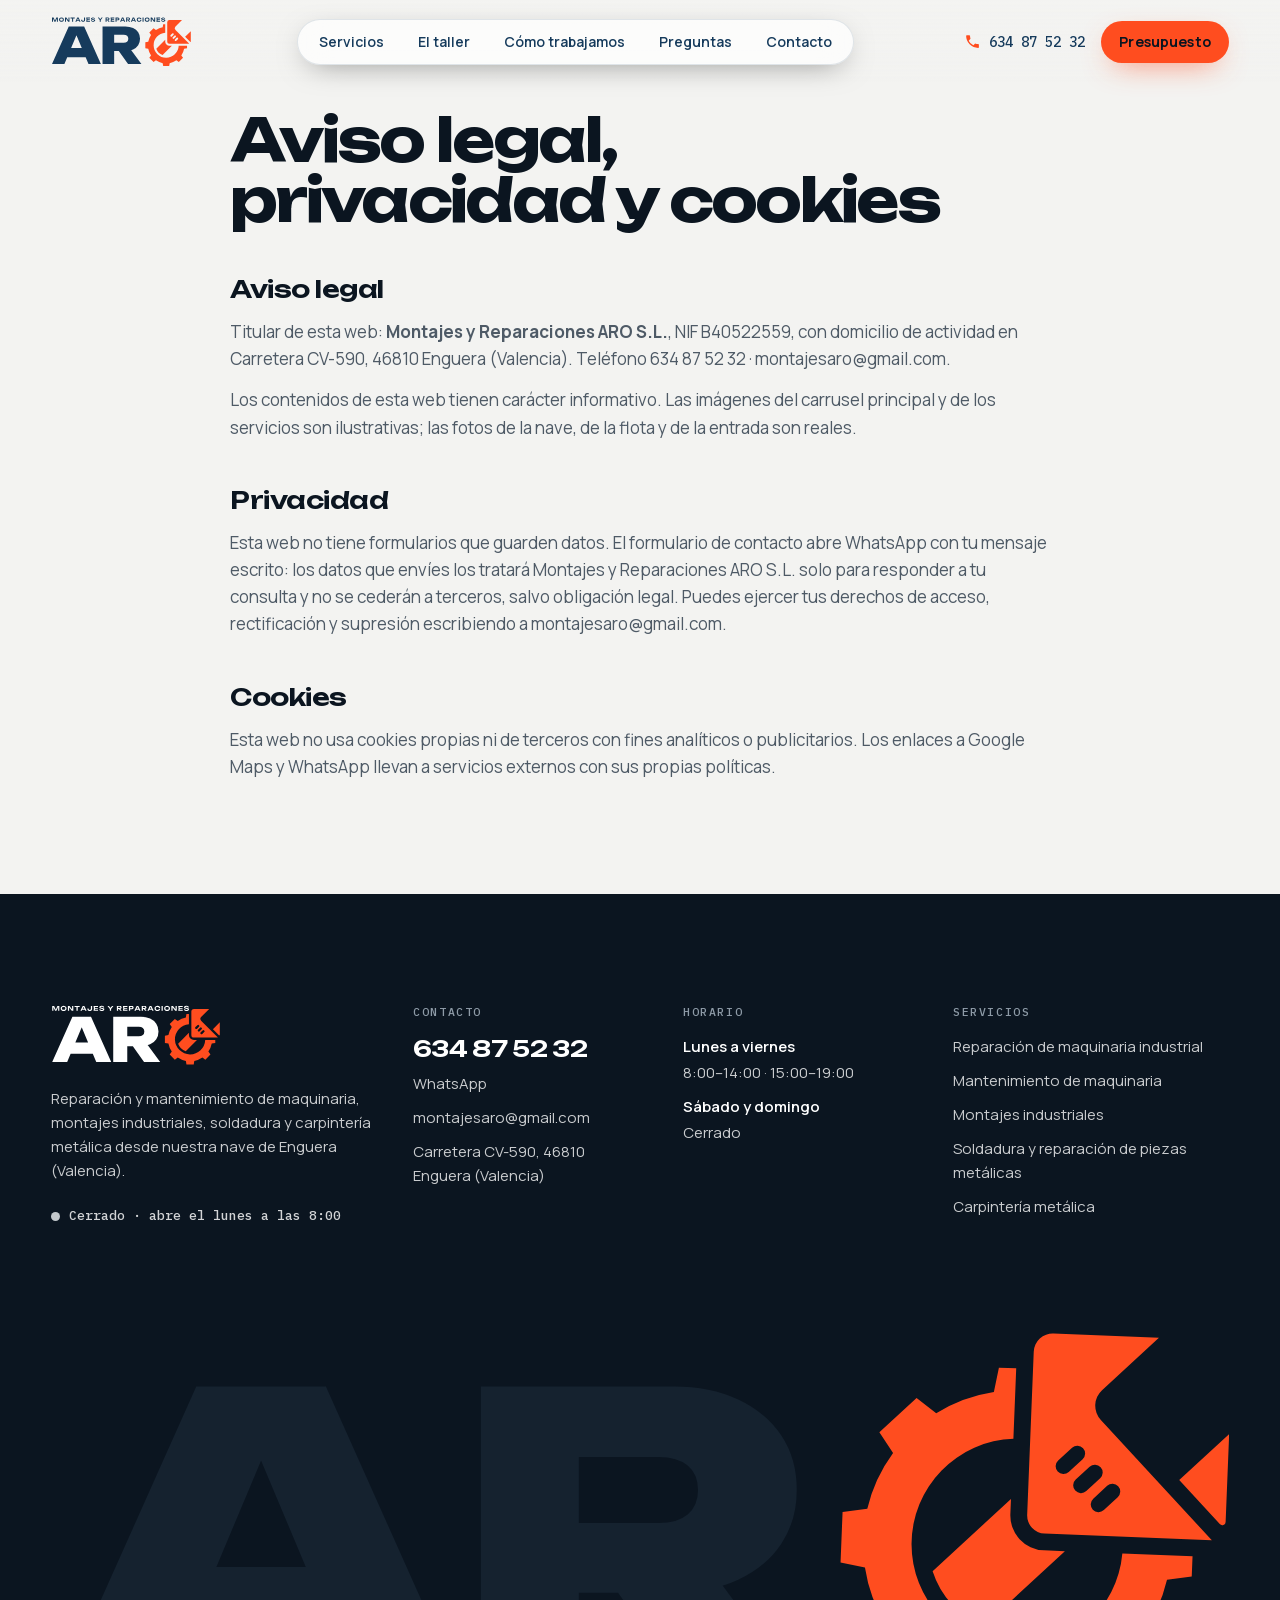
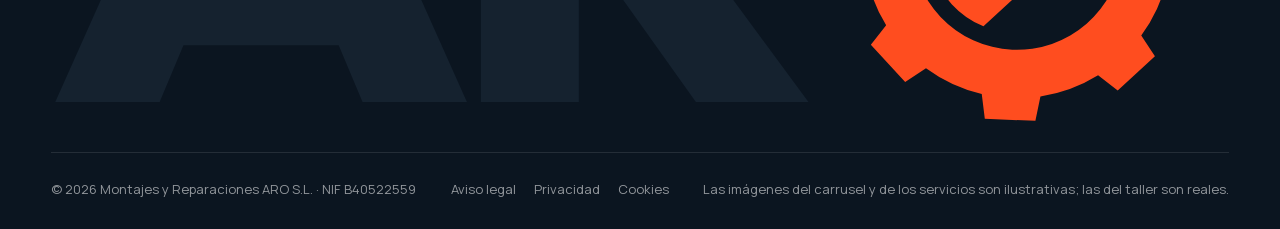
<file: legal/index.html>
<!doctype html>
<html lang="es">
<head>
<meta charset="utf-8">
<meta name="viewport" content="width=device-width, initial-scale=1, viewport-fit=cover">
<script>document.documentElement.className += ' js';</script>
<title>Aviso legal y privacidad | Montajes y Reparaciones ARO</title>
<meta name="description" content="Aviso legal, privacidad y cookies de Montajes y Reparaciones ARO, Enguera (Valencia).">
<link rel="canonical" href="https://nocodya-hue.github.io/aro-montajes/legal/">
<meta name="theme-color" content="#0B1520">
<meta name="geo.region" content="ES-V"><meta name="geo.placename" content="Enguera"><meta name="geo.position" content="38.9934104;-0.664753"><meta name="ICBM" content="38.9934104, -0.664753">
<meta property="og:type" content="website"><meta property="og:locale" content="es_ES"><meta property="og:site_name" content="Montajes y Reparaciones ARO">
<meta property="og:title" content="Aviso legal y privacidad | Montajes y Reparaciones ARO"><meta property="og:description" content="Aviso legal, privacidad y cookies de Montajes y Reparaciones ARO, Enguera (Valencia)."><meta property="og:url" content="https://nocodya-hue.github.io/aro-montajes/legal/">
<meta property="og:image" content="https://nocodya-hue.github.io/aro-montajes/media/img/fachada-1600.webp"><meta name="twitter:card" content="summary_large_image">
<link rel="icon" href="../favicon.svg" type="image/svg+xml">
<link rel="preload" href="../fonts/unbounded-var.woff2" as="font" type="font/woff2" crossorigin>
<link rel="preload" href="../fonts/manrope-var.woff2" as="font" type="font/woff2" crossorigin>

<link rel="stylesheet" href="../css/main.css?v=mvqjrhvc">

</head>
<body class="servicio">
<a class="saltar" href="#contenido">Saltar al contenido</a>
<header class="cab cab--clara" data-cab>
  <a class="cab__marca" href="../" aria-label="Montajes y Reparaciones ARO, inicio"><svg class="logo cab__logo" viewBox="-20 -960 2819 1037" role="img" aria-label=""><path class="lg-letra lg-sub" transform="translate(-8.0 -846) scale(0.1097)" d="M1147.9 -750V0H968.4V-684.3L1012.1 -680.5L706.7 0H514.4L209.1 -678.6L252.8 -682.9V0H73.2V-750H363.9L649.5 -93.9H573.1L857.2 -750ZM1796.3 15.8Q1664.3 15.8 1564.8 -33.2Q1465.3 -82.2 1409.9 -170.1Q1354.6 -258.1 1354.6 -375Q1354.6 -491.9 1409.9 -579.9Q1465.3 -667.8 1564.8 -716.8Q1664.3 -765.8 1796.3 -765.8Q1928.4 -765.8 2027.8 -716.8Q2127.3 -667.8 2182.7 -579.9Q2238 -491.9 2238 -375Q2238 -258.1 2182.7 -170.1Q2127.3 -82.2 2027.8 -33.2Q1928.4 15.8 1796.3 15.8ZM1796.3 -152.6Q1873.8 -152.6 1929.9 -179.5Q1986 -206.5 2016.6 -256.4Q2047.3 -306.4 2047.3 -375Q2047.3 -443.6 2016.6 -493.6Q1986 -543.5 1929.9 -570.5Q1873.8 -597.4 1796.3 -597.4Q1719.4 -597.4 1663 -570.5Q1606.6 -543.5 1576 -493.6Q1545.3 -443.6 1545.3 -375Q1545.3 -306.4 1576 -256.4Q1606.6 -206.5 1663 -179.5Q1719.4 -152.6 1796.3 -152.6ZM3140.2 -128.6 3079 -117.7V-750H3261.9V0H3024.1L2567.5 -631.9L2628.1 -642.8V0H2445.2V-750H2689.7ZM3740.2 -666.5H3929V0H3740.2ZM3448.3 -750H4221V-582.7H3448.3ZM4542.3 -151.3V-303.5H5060.5V-151.3ZM4928.1 -750 5274.2 0H5072.8L4776.5 -671.2H4834.2L4537.8 0H4336.5L4682.5 -750ZM5391.6 -366.7H5576.5V-339.5Q5576.5 -247.1 5616.1 -197.6Q5655.6 -148.1 5746.7 -148.1Q5836.9 -148.1 5877.6 -195.2Q5918.3 -242.3 5918.3 -325.2V-750H6107.1V-316.2Q6107.1 -211.3 6061.8 -136.7Q6016.6 -62.2 5935.5 -23.2Q5854.5 15.8 5746.7 15.8Q5640.9 15.8 5560.8 -24.4Q5480.6 -64.5 5436.6 -141Q5392.5 -217.5 5392.5 -325.2ZM6969.7 -445.3V-304.7H6427.3V-445.3ZM6554.8 -375 6504.9 -65.2 6426.2 -154.5H7002.3V0H6315.9L6373.6 -375L6315.9 -750H6997.3V-595.5H6426.2L6504.9 -684.8ZM7184.6 -245.4H7376.3Q7381.4 -210.7 7407.2 -185Q7433.1 -159.4 7476.6 -145.4Q7520 -131.4 7578.1 -131.4Q7660.6 -131.4 7708.2 -154.1Q7755.7 -176.8 7755.7 -218.7Q7755.7 -250.9 7728.4 -268.7Q7701.2 -286.4 7625.7 -294.2L7480.8 -309.4Q7330 -324.2 7262.4 -378.9Q7194.8 -433.6 7194.8 -528.6Q7194.8 -604.4 7239.2 -657.4Q7283.6 -710.4 7364.4 -738.1Q7445.1 -765.8 7553.4 -765.8Q7659.8 -765.8 7742.1 -735.1Q7824.4 -704.5 7873.1 -649.4Q7921.9 -594.3 7926.3 -520.5H7734.7Q7730.6 -550.6 7707.5 -572.4Q7684.4 -594.2 7644.5 -606.4Q7604.6 -618.6 7549.5 -618.6Q7474.2 -618.6 7429.7 -597.2Q7385.3 -575.7 7385.3 -535.9Q7385.3 -506.3 7411.5 -489Q7437.7 -471.8 7506.1 -464L7659.3 -447.3Q7764.4 -436.4 7827.1 -412Q7889.9 -387.6 7917.8 -345.6Q7945.8 -303.7 7945.8 -239.9Q7945.8 -162.9 7899.5 -105.3Q7853.3 -47.7 7769.7 -16Q7686.2 15.8 7574.8 15.8Q7460.5 15.8 7373.7 -16.9Q7286.9 -49.6 7237.3 -108.5Q7187.7 -167.5 7184.6 -245.4ZM8784 0V-363.4H8972.7V0ZM8431.8 -750H8641.1L8921.5 -394.4H8834.3L9114.1 -750H9323.5L8938.8 -262.1L8817.5 -260.2ZM9978.9 -419.7H10260.1Q10313.4 -419.7 10344.1 -444.3Q10374.7 -468.8 10374.7 -512.7Q10374.7 -557.2 10344.1 -581.5Q10313.4 -605.8 10260.1 -605.8H9952.3L10036.9 -698.7V0H9848.2V-750H10284.7Q10368.6 -750 10431.7 -720.1Q10494.8 -690.3 10530.1 -637.3Q10565.4 -584.3 10565.4 -512.7Q10565.4 -443.1 10530.1 -389.9Q10494.8 -336.7 10431.7 -307.1Q10368.6 -277.5 10284.7 -277.5H9978.9ZM10099.9 -351H10313.4L10589.4 0H10369.7ZM11413.7 -445.3V-304.7H10871.3V-445.3ZM10998.8 -375 10948.9 -65.2 10870.2 -154.5H11446.3V0H10759.9L10817.6 -375L10759.9 -750H11441.3V-595.5H10870.2L10948.9 -684.8ZM12080.2 -750Q12172.3 -750 12238.8 -718.4Q12305.2 -686.8 12340.7 -629.7Q12376.3 -572.6 12376.3 -496.8Q12376.3 -420.9 12340.7 -363.8Q12305.2 -306.7 12238.8 -275.2Q12172.3 -243.6 12080.2 -243.6H11752.2V-396.8H12069.8Q12124.3 -396.8 12154.9 -423.5Q12185.5 -450.1 12185.5 -496.8Q12185.5 -543.9 12154.9 -570.4Q12124.3 -596.8 12069.8 -596.8H11769.3L11853.9 -685.3V0H11665.2V-750ZM12700.3 -151.3V-303.5H13218.5V-151.3ZM13086.1 -750 13432.2 0H13230.8L12934.5 -671.2H12992.2L12695.8 0H12494.5L12840.5 -750ZM13733.9 -419.7H14015.1Q14068.4 -419.7 14099.1 -444.3Q14129.7 -468.8 14129.7 -512.7Q14129.7 -557.2 14099.1 -581.5Q14068.4 -605.8 14015.1 -605.8H13707.3L13791.9 -698.7V0H13603.2V-750H14039.7Q14123.6 -750 14186.7 -720.1Q14249.8 -690.3 14285.1 -637.3Q14320.4 -584.3 14320.4 -512.7Q14320.4 -443.1 14285.1 -389.9Q14249.8 -336.7 14186.7 -307.1Q14123.6 -277.5 14039.7 -277.5H13733.9ZM13854.9 -351H14068.4L14344.4 0H14124.7ZM14673.3 -151.3V-303.5H15191.5V-151.3ZM15059.1 -750 15405.2 0H15203.8L14907.5 -671.2H14965.2L14668.8 0H14467.5L14813.5 -750ZM16399.2 -309.6Q16388.3 -212.7 16332 -139.2Q16275.7 -65.8 16184.1 -25Q16092.5 15.8 15974.5 15.8Q15844.9 15.8 15747.6 -33.2Q15650.4 -82.2 15596.3 -170.1Q15542.1 -258.1 15542.1 -375Q15542.1 -491.9 15596.3 -579.9Q15650.4 -667.8 15747.6 -716.8Q15844.9 -765.8 15974.5 -765.8Q16092.5 -765.8 16184.1 -725Q16275.7 -684.2 16332 -611Q16388.3 -537.9 16399.2 -440.4H16209.4Q16199.3 -490.9 16168.5 -527Q16137.6 -563 16088.4 -582.4Q16039.1 -601.9 15974 -601.9Q15899.5 -601.9 15845.3 -574.5Q15791.2 -547.1 15762 -496Q15732.9 -444.9 15732.9 -375Q15732.9 -305.1 15762 -254.2Q15791.2 -203.3 15845.3 -175.7Q15899.5 -148.1 15974 -148.1Q16039.1 -148.1 16088.4 -166.8Q16137.6 -185.6 16168.5 -221.9Q16199.3 -258.2 16209.4 -309.6ZM16600.2 -750H16788.9V0H16600.2ZM17437.3 15.8Q17305.3 15.8 17205.8 -33.2Q17106.3 -82.2 17050.9 -170.1Q16995.6 -258.1 16995.6 -375Q16995.6 -491.9 17050.9 -579.9Q17106.3 -667.8 17205.8 -716.8Q17305.3 -765.8 17437.3 -765.8Q17569.4 -765.8 17668.8 -716.8Q17768.3 -667.8 17823.7 -579.9Q17879 -491.9 17879 -375Q17879 -258.1 17823.7 -170.1Q17768.3 -82.2 17668.8 -33.2Q17569.4 15.8 17437.3 15.8ZM17437.3 -152.6Q17514.8 -152.6 17570.9 -179.5Q17627 -206.5 17657.6 -256.4Q17688.3 -306.4 17688.3 -375Q17688.3 -443.6 17657.6 -493.6Q17627 -543.5 17570.9 -570.5Q17514.8 -597.4 17437.3 -597.4Q17360.4 -597.4 17304 -570.5Q17247.6 -543.5 17217 -493.6Q17186.3 -443.6 17186.3 -375Q17186.3 -306.4 17217 -256.4Q17247.6 -206.5 17304 -179.5Q17360.4 -152.6 17437.3 -152.6ZM18781.2 -128.6 18720 -117.7V-750H18902.9V0H18665.1L18208.5 -631.9L18269.1 -642.8V0H18086.2V-750H18330.7ZM19774.7 -445.3V-304.7H19232.3V-445.3ZM19359.8 -375 19309.9 -65.2 19231.2 -154.5H19807.3V0H19120.9L19178.6 -375L19120.9 -750H19802.3V-595.5H19231.2L19309.9 -684.8ZM19989.6 -245.4H20181.3Q20186.4 -210.7 20212.2 -185Q20238.1 -159.4 20281.6 -145.4Q20325 -131.4 20383.1 -131.4Q20465.6 -131.4 20513.2 -154.1Q20560.7 -176.8 20560.7 -218.7Q20560.7 -250.9 20533.4 -268.7Q20506.2 -286.4 20430.7 -294.2L20285.8 -309.4Q20135 -324.2 20067.4 -378.9Q19999.8 -433.6 19999.8 -528.6Q19999.8 -604.4 20044.2 -657.4Q20088.6 -710.4 20169.4 -738.1Q20250.1 -765.8 20358.4 -765.8Q20464.8 -765.8 20547.1 -735.1Q20629.4 -704.5 20678.1 -649.4Q20726.9 -594.3 20731.3 -520.5H20539.7Q20535.6 -550.6 20512.5 -572.4Q20489.4 -594.2 20449.5 -606.4Q20409.6 -618.6 20354.5 -618.6Q20279.2 -618.6 20234.7 -597.2Q20190.3 -575.7 20190.3 -535.9Q20190.3 -506.3 20216.5 -489Q20242.7 -471.8 20311.1 -464L20464.3 -447.3Q20569.4 -436.4 20632.1 -412Q20694.9 -387.6 20722.8 -345.6Q20750.8 -303.7 20750.8 -239.9Q20750.8 -162.9 20704.5 -105.3Q20658.3 -47.7 20574.7 -16Q20491.2 15.8 20379.8 15.8Q20265.5 15.8 20178.7 -16.9Q20091.9 -49.6 20042.3 -108.5Q19992.7 -167.5 19989.6 -245.4Z"/><path class="lg-letra" transform="translate(1 0)" d="M227.2 -135.2V-321H740.8V-135.2ZM642.4 -750 977.6 0H729.4L456.8 -648.8H519.8L247.2 0H-1L334.2 -750Z"/><path class="lg-letra" transform="translate(947 0)" d="M225.6 -425.6H488.2Q531.8 -425.6 556.3 -446Q580.8 -466.4 580.8 -504Q580.8 -541.8 556.3 -562.1Q531.8 -582.4 488.2 -582.4H193L297.6 -690V0H64.8V-750H522.6Q610.4 -750 676.3 -719.1Q742.2 -688.2 778.9 -633.3Q815.6 -578.4 815.6 -504Q815.6 -431.6 778.9 -376.3Q742.2 -321 676.3 -290.5Q610.4 -260 522.6 -260H225.6ZM325.6 -351H584.6L843.4 0H575.8Z"/><path class="lg-aro" fill-rule="evenodd" d="M2267.4 -792.7L2226.2 -792.7L2216.6 -734.3A366 366 0 0 0 2081.7 -678.4L2033.6 -712.9L1948.5 -627.8L1983 -579.7A366 366 0 0 0 1927.1 -444.8L1868.7 -435.2L1868.7 -314.8L1927.1 -305.2A366 366 0 0 0 1983 -170.3L1948.5 -122.2L2033.6 -37.1L2081.7 -71.6A366 366 0 0 0 2216.6 -15.7L2226.2 42.7L2346.6 42.7L2356.2 -15.7A366 366 0 0 0 2491.1 -71.6L2539.2 -37.1L2624.3 -122.2L2589.8 -170.3A366 366 0 0 0 2645.7 -305.2L2704.1 -314.8L2704.1 -363L2537.1 -363A251 251 0 1 1 2267.4 -625.3L2267.4 -792.7ZM2352.4 -879L2603.4 -879L2473.3 -748.9A50 50 0 0 0 2473.3 -678.1L2748.4 -403L2350.4 -403A43 43 0 0 1 2307.4 -446L2307.4 -834A45 45 0 0 1 2352.4 -879ZM2433.8 -583.2A18.5 18.5 0 0 0 2407.6 -609.4L2375.8 -577.6A18.5 18.5 0 0 0 2402 -551.4L2433.8 -583.2ZM2477.3 -539.7A18.5 18.5 0 0 0 2451.1 -565.9L2419.3 -534.1A18.5 18.5 0 0 0 2445.5 -507.9L2477.3 -539.7ZM2520.8 -496.2A18.5 18.5 0 0 0 2494.6 -522.4L2462.8 -490.6A18.5 18.5 0 0 0 2489 -464.4L2520.8 -496.2ZM2267.4 -482L2088.2 -302.8A211 211 0 0 0 2214.2 -176.8L2400.4 -363L2350.4 -363A83 83 0 0 1 2267.4 -446L2267.4 -482ZM2665.2 -542.8L2779.4 -657L2779.4 -447.9A8 8 0 0 1 2765.7 -442.2L2665.2 -542.8Z"/></svg></a>
  <nav class="cab__nav" aria-label="Principal"><a href="../#servicios">Servicios</a><a href="../#taller">El taller</a><a href="../#como-trabajamos">Cómo trabajamos</a><a href="../#preguntas">Preguntas</a><a href="../#contacto">Contacto</a></nav>
  <div class="cab__acc">
    <a class="cab__tel" href="tel:+34634875232" aria-label="Llamar al 634 87 52 32"><svg viewBox="0 0 24 24" aria-hidden="true"><path d="M6.6 10.8a15 15 0 0 0 6.6 6.6l2.2-2.2c.3-.3.7-.4 1-.2 1.1.4 2.3.6 3.6.6.6 0 1 .4 1 1V20c0 .6-.4 1-1 1A17 17 0 0 1 3 4c0-.6.4-1 1-1h3.5c.6 0 1 .4 1 1 0 1.3.2 2.5.6 3.6.1.3 0 .7-.2 1z" fill="currentColor"/></svg><span>634 87 52 32</span></a>
    <a class="btn btn--chispa btn--mini" href="../#contacto">Presupuesto</a>
    <button class="cab__menu" type="button" aria-expanded="false" aria-controls="menu" aria-label="Abrir menú" data-menu><span></span><span></span></button>
  </div>
</header>
<div class="menu" id="menu" data-menu-panel hidden>
  <nav aria-label="Menú"><a href="../#servicios"><i>01</i>Servicios</a><a href="../#taller"><i>02</i>El taller</a><a href="../#como-trabajamos"><i>03</i>Cómo trabajamos</a><a href="../#preguntas"><i>04</i>Preguntas</a><a href="../#contacto"><i>05</i>Contacto</a></nav>
  <div class="menu__srv"><b>Servicios</b><a href="../servicios/reparacion-maquinaria-industrial/">Reparación de maquinaria</a><a href="../servicios/mantenimiento-de-maquinaria/">Mantenimiento</a><a href="../servicios/montajes-industriales/">Montajes industriales</a><a href="../servicios/soldadura-y-reparacion-de-piezas-metalicas/">Soldadura y piezas metálicas</a><a href="../servicios/carpinteria-metalica/">Carpintería metálica</a></div>
  <div class="menu__pie"><span class="estado estado--claro" data-estado data-horario='{"1":[["08:00","14:00"],["15:00","19:00"]],"2":[["08:00","14:00"],["15:00","19:00"]],"3":[["08:00","14:00"],["15:00","19:00"]],"4":[["08:00","14:00"],["15:00","19:00"]],"5":[["08:00","14:00"],["15:00","19:00"]]}'><i></i><span data-estado-txt>L–V 8:00–14:00 · 15:00–19:00</span></span><a class="btn btn--chispa btn--ancho" href="tel:+34634875232"><svg viewBox="0 0 24 24" aria-hidden="true"><path d="M6.6 10.8a15 15 0 0 0 6.6 6.6l2.2-2.2c.3-.3.7-.4 1-.2 1.1.4 2.3.6 3.6.6.6 0 1 .4 1 1V20c0 .6-.4 1-1 1A17 17 0 0 1 3 4c0-.6.4-1 1-1h3.5c.6 0 1 .4 1 1 0 1.3.2 2.5.6 3.6.1.3 0 .7-.2 1z" fill="currentColor"/></svg><span>Llamar al 634 87 52 32</span></a></div>
</div>
<main id="contenido" class="pag legal env">
  <h1 class="pag__t">Aviso legal, privacidad y cookies</h1>
  <h2 id="aviso-legal">Aviso legal</h2>
  <p>Titular de esta web: <b>Montajes y Reparaciones ARO S.L.</b>, NIF B40522559, con domicilio de actividad en Carretera CV-590, 46810 Enguera (Valencia). Teléfono 634 87 52 32 · montajesaro@gmail.com.</p>
  <p>Los contenidos de esta web tienen carácter informativo. Las imágenes del carrusel principal y de los servicios son ilustrativas; las fotos de la nave, de la flota y de la entrada son reales.</p>
  <h2 id="privacidad">Privacidad</h2>
  <p>Esta web no tiene formularios que guarden datos. El formulario de contacto abre WhatsApp con tu mensaje escrito: los datos que envíes los tratará Montajes y Reparaciones ARO S.L. solo para responder a tu consulta y no se cederán a terceros, salvo obligación legal. Puedes ejercer tus derechos de acceso, rectificación y supresión escribiendo a montajesaro@gmail.com.</p>
  <h2 id="cookies">Cookies</h2>
  <p>Esta web no usa cookies propias ni de terceros con fines analíticos o publicitarios. Los enlaces a Google Maps y WhatsApp llevan a servicios externos con sus propias políticas.</p>
</main>
<footer class="pie" data-pie>
  <div class="env pie__arriba">
    <div class="pie__marca"><svg class="logo pie__logo" viewBox="-20 -960 2819 1037" role="img" aria-label="Montajes y Reparaciones ARO"><path class="lg-letra lg-sub" transform="translate(-8.0 -846) scale(0.1097)" d="M1147.9 -750V0H968.4V-684.3L1012.1 -680.5L706.7 0H514.4L209.1 -678.6L252.8 -682.9V0H73.2V-750H363.9L649.5 -93.9H573.1L857.2 -750ZM1796.3 15.8Q1664.3 15.8 1564.8 -33.2Q1465.3 -82.2 1409.9 -170.1Q1354.6 -258.1 1354.6 -375Q1354.6 -491.9 1409.9 -579.9Q1465.3 -667.8 1564.8 -716.8Q1664.3 -765.8 1796.3 -765.8Q1928.4 -765.8 2027.8 -716.8Q2127.3 -667.8 2182.7 -579.9Q2238 -491.9 2238 -375Q2238 -258.1 2182.7 -170.1Q2127.3 -82.2 2027.8 -33.2Q1928.4 15.8 1796.3 15.8ZM1796.3 -152.6Q1873.8 -152.6 1929.9 -179.5Q1986 -206.5 2016.6 -256.4Q2047.3 -306.4 2047.3 -375Q2047.3 -443.6 2016.6 -493.6Q1986 -543.5 1929.9 -570.5Q1873.8 -597.4 1796.3 -597.4Q1719.4 -597.4 1663 -570.5Q1606.6 -543.5 1576 -493.6Q1545.3 -443.6 1545.3 -375Q1545.3 -306.4 1576 -256.4Q1606.6 -206.5 1663 -179.5Q1719.4 -152.6 1796.3 -152.6ZM3140.2 -128.6 3079 -117.7V-750H3261.9V0H3024.1L2567.5 -631.9L2628.1 -642.8V0H2445.2V-750H2689.7ZM3740.2 -666.5H3929V0H3740.2ZM3448.3 -750H4221V-582.7H3448.3ZM4542.3 -151.3V-303.5H5060.5V-151.3ZM4928.1 -750 5274.2 0H5072.8L4776.5 -671.2H4834.2L4537.8 0H4336.5L4682.5 -750ZM5391.6 -366.7H5576.5V-339.5Q5576.5 -247.1 5616.1 -197.6Q5655.6 -148.1 5746.7 -148.1Q5836.9 -148.1 5877.6 -195.2Q5918.3 -242.3 5918.3 -325.2V-750H6107.1V-316.2Q6107.1 -211.3 6061.8 -136.7Q6016.6 -62.2 5935.5 -23.2Q5854.5 15.8 5746.7 15.8Q5640.9 15.8 5560.8 -24.4Q5480.6 -64.5 5436.6 -141Q5392.5 -217.5 5392.5 -325.2ZM6969.7 -445.3V-304.7H6427.3V-445.3ZM6554.8 -375 6504.9 -65.2 6426.2 -154.5H7002.3V0H6315.9L6373.6 -375L6315.9 -750H6997.3V-595.5H6426.2L6504.9 -684.8ZM7184.6 -245.4H7376.3Q7381.4 -210.7 7407.2 -185Q7433.1 -159.4 7476.6 -145.4Q7520 -131.4 7578.1 -131.4Q7660.6 -131.4 7708.2 -154.1Q7755.7 -176.8 7755.7 -218.7Q7755.7 -250.9 7728.4 -268.7Q7701.2 -286.4 7625.7 -294.2L7480.8 -309.4Q7330 -324.2 7262.4 -378.9Q7194.8 -433.6 7194.8 -528.6Q7194.8 -604.4 7239.2 -657.4Q7283.6 -710.4 7364.4 -738.1Q7445.1 -765.8 7553.4 -765.8Q7659.8 -765.8 7742.1 -735.1Q7824.4 -704.5 7873.1 -649.4Q7921.9 -594.3 7926.3 -520.5H7734.7Q7730.6 -550.6 7707.5 -572.4Q7684.4 -594.2 7644.5 -606.4Q7604.6 -618.6 7549.5 -618.6Q7474.2 -618.6 7429.7 -597.2Q7385.3 -575.7 7385.3 -535.9Q7385.3 -506.3 7411.5 -489Q7437.7 -471.8 7506.1 -464L7659.3 -447.3Q7764.4 -436.4 7827.1 -412Q7889.9 -387.6 7917.8 -345.6Q7945.8 -303.7 7945.8 -239.9Q7945.8 -162.9 7899.5 -105.3Q7853.3 -47.7 7769.7 -16Q7686.2 15.8 7574.8 15.8Q7460.5 15.8 7373.7 -16.9Q7286.9 -49.6 7237.3 -108.5Q7187.7 -167.5 7184.6 -245.4ZM8784 0V-363.4H8972.7V0ZM8431.8 -750H8641.1L8921.5 -394.4H8834.3L9114.1 -750H9323.5L8938.8 -262.1L8817.5 -260.2ZM9978.9 -419.7H10260.1Q10313.4 -419.7 10344.1 -444.3Q10374.7 -468.8 10374.7 -512.7Q10374.7 -557.2 10344.1 -581.5Q10313.4 -605.8 10260.1 -605.8H9952.3L10036.9 -698.7V0H9848.2V-750H10284.7Q10368.6 -750 10431.7 -720.1Q10494.8 -690.3 10530.1 -637.3Q10565.4 -584.3 10565.4 -512.7Q10565.4 -443.1 10530.1 -389.9Q10494.8 -336.7 10431.7 -307.1Q10368.6 -277.5 10284.7 -277.5H9978.9ZM10099.9 -351H10313.4L10589.4 0H10369.7ZM11413.7 -445.3V-304.7H10871.3V-445.3ZM10998.8 -375 10948.9 -65.2 10870.2 -154.5H11446.3V0H10759.9L10817.6 -375L10759.9 -750H11441.3V-595.5H10870.2L10948.9 -684.8ZM12080.2 -750Q12172.3 -750 12238.8 -718.4Q12305.2 -686.8 12340.7 -629.7Q12376.3 -572.6 12376.3 -496.8Q12376.3 -420.9 12340.7 -363.8Q12305.2 -306.7 12238.8 -275.2Q12172.3 -243.6 12080.2 -243.6H11752.2V-396.8H12069.8Q12124.3 -396.8 12154.9 -423.5Q12185.5 -450.1 12185.5 -496.8Q12185.5 -543.9 12154.9 -570.4Q12124.3 -596.8 12069.8 -596.8H11769.3L11853.9 -685.3V0H11665.2V-750ZM12700.3 -151.3V-303.5H13218.5V-151.3ZM13086.1 -750 13432.2 0H13230.8L12934.5 -671.2H12992.2L12695.8 0H12494.5L12840.5 -750ZM13733.9 -419.7H14015.1Q14068.4 -419.7 14099.1 -444.3Q14129.7 -468.8 14129.7 -512.7Q14129.7 -557.2 14099.1 -581.5Q14068.4 -605.8 14015.1 -605.8H13707.3L13791.9 -698.7V0H13603.2V-750H14039.7Q14123.6 -750 14186.7 -720.1Q14249.8 -690.3 14285.1 -637.3Q14320.4 -584.3 14320.4 -512.7Q14320.4 -443.1 14285.1 -389.9Q14249.8 -336.7 14186.7 -307.1Q14123.6 -277.5 14039.7 -277.5H13733.9ZM13854.9 -351H14068.4L14344.4 0H14124.7ZM14673.3 -151.3V-303.5H15191.5V-151.3ZM15059.1 -750 15405.2 0H15203.8L14907.5 -671.2H14965.2L14668.8 0H14467.5L14813.5 -750ZM16399.2 -309.6Q16388.3 -212.7 16332 -139.2Q16275.7 -65.8 16184.1 -25Q16092.5 15.8 15974.5 15.8Q15844.9 15.8 15747.6 -33.2Q15650.4 -82.2 15596.3 -170.1Q15542.1 -258.1 15542.1 -375Q15542.1 -491.9 15596.3 -579.9Q15650.4 -667.8 15747.6 -716.8Q15844.9 -765.8 15974.5 -765.8Q16092.5 -765.8 16184.1 -725Q16275.7 -684.2 16332 -611Q16388.3 -537.9 16399.2 -440.4H16209.4Q16199.3 -490.9 16168.5 -527Q16137.6 -563 16088.4 -582.4Q16039.1 -601.9 15974 -601.9Q15899.5 -601.9 15845.3 -574.5Q15791.2 -547.1 15762 -496Q15732.9 -444.9 15732.9 -375Q15732.9 -305.1 15762 -254.2Q15791.2 -203.3 15845.3 -175.7Q15899.5 -148.1 15974 -148.1Q16039.1 -148.1 16088.4 -166.8Q16137.6 -185.6 16168.5 -221.9Q16199.3 -258.2 16209.4 -309.6ZM16600.2 -750H16788.9V0H16600.2ZM17437.3 15.8Q17305.3 15.8 17205.8 -33.2Q17106.3 -82.2 17050.9 -170.1Q16995.6 -258.1 16995.6 -375Q16995.6 -491.9 17050.9 -579.9Q17106.3 -667.8 17205.8 -716.8Q17305.3 -765.8 17437.3 -765.8Q17569.4 -765.8 17668.8 -716.8Q17768.3 -667.8 17823.7 -579.9Q17879 -491.9 17879 -375Q17879 -258.1 17823.7 -170.1Q17768.3 -82.2 17668.8 -33.2Q17569.4 15.8 17437.3 15.8ZM17437.3 -152.6Q17514.8 -152.6 17570.9 -179.5Q17627 -206.5 17657.6 -256.4Q17688.3 -306.4 17688.3 -375Q17688.3 -443.6 17657.6 -493.6Q17627 -543.5 17570.9 -570.5Q17514.8 -597.4 17437.3 -597.4Q17360.4 -597.4 17304 -570.5Q17247.6 -543.5 17217 -493.6Q17186.3 -443.6 17186.3 -375Q17186.3 -306.4 17217 -256.4Q17247.6 -206.5 17304 -179.5Q17360.4 -152.6 17437.3 -152.6ZM18781.2 -128.6 18720 -117.7V-750H18902.9V0H18665.1L18208.5 -631.9L18269.1 -642.8V0H18086.2V-750H18330.7ZM19774.7 -445.3V-304.7H19232.3V-445.3ZM19359.8 -375 19309.9 -65.2 19231.2 -154.5H19807.3V0H19120.9L19178.6 -375L19120.9 -750H19802.3V-595.5H19231.2L19309.9 -684.8ZM19989.6 -245.4H20181.3Q20186.4 -210.7 20212.2 -185Q20238.1 -159.4 20281.6 -145.4Q20325 -131.4 20383.1 -131.4Q20465.6 -131.4 20513.2 -154.1Q20560.7 -176.8 20560.7 -218.7Q20560.7 -250.9 20533.4 -268.7Q20506.2 -286.4 20430.7 -294.2L20285.8 -309.4Q20135 -324.2 20067.4 -378.9Q19999.8 -433.6 19999.8 -528.6Q19999.8 -604.4 20044.2 -657.4Q20088.6 -710.4 20169.4 -738.1Q20250.1 -765.8 20358.4 -765.8Q20464.8 -765.8 20547.1 -735.1Q20629.4 -704.5 20678.1 -649.4Q20726.9 -594.3 20731.3 -520.5H20539.7Q20535.6 -550.6 20512.5 -572.4Q20489.4 -594.2 20449.5 -606.4Q20409.6 -618.6 20354.5 -618.6Q20279.2 -618.6 20234.7 -597.2Q20190.3 -575.7 20190.3 -535.9Q20190.3 -506.3 20216.5 -489Q20242.7 -471.8 20311.1 -464L20464.3 -447.3Q20569.4 -436.4 20632.1 -412Q20694.9 -387.6 20722.8 -345.6Q20750.8 -303.7 20750.8 -239.9Q20750.8 -162.9 20704.5 -105.3Q20658.3 -47.7 20574.7 -16Q20491.2 15.8 20379.8 15.8Q20265.5 15.8 20178.7 -16.9Q20091.9 -49.6 20042.3 -108.5Q19992.7 -167.5 19989.6 -245.4Z"/><path class="lg-letra" transform="translate(1 0)" d="M227.2 -135.2V-321H740.8V-135.2ZM642.4 -750 977.6 0H729.4L456.8 -648.8H519.8L247.2 0H-1L334.2 -750Z"/><path class="lg-letra" transform="translate(947 0)" d="M225.6 -425.6H488.2Q531.8 -425.6 556.3 -446Q580.8 -466.4 580.8 -504Q580.8 -541.8 556.3 -562.1Q531.8 -582.4 488.2 -582.4H193L297.6 -690V0H64.8V-750H522.6Q610.4 -750 676.3 -719.1Q742.2 -688.2 778.9 -633.3Q815.6 -578.4 815.6 -504Q815.6 -431.6 778.9 -376.3Q742.2 -321 676.3 -290.5Q610.4 -260 522.6 -260H225.6ZM325.6 -351H584.6L843.4 0H575.8Z"/><path class="lg-aro" fill-rule="evenodd" d="M2267.4 -792.7L2226.2 -792.7L2216.6 -734.3A366 366 0 0 0 2081.7 -678.4L2033.6 -712.9L1948.5 -627.8L1983 -579.7A366 366 0 0 0 1927.1 -444.8L1868.7 -435.2L1868.7 -314.8L1927.1 -305.2A366 366 0 0 0 1983 -170.3L1948.5 -122.2L2033.6 -37.1L2081.7 -71.6A366 366 0 0 0 2216.6 -15.7L2226.2 42.7L2346.6 42.7L2356.2 -15.7A366 366 0 0 0 2491.1 -71.6L2539.2 -37.1L2624.3 -122.2L2589.8 -170.3A366 366 0 0 0 2645.7 -305.2L2704.1 -314.8L2704.1 -363L2537.1 -363A251 251 0 1 1 2267.4 -625.3L2267.4 -792.7ZM2352.4 -879L2603.4 -879L2473.3 -748.9A50 50 0 0 0 2473.3 -678.1L2748.4 -403L2350.4 -403A43 43 0 0 1 2307.4 -446L2307.4 -834A45 45 0 0 1 2352.4 -879ZM2433.8 -583.2A18.5 18.5 0 0 0 2407.6 -609.4L2375.8 -577.6A18.5 18.5 0 0 0 2402 -551.4L2433.8 -583.2ZM2477.3 -539.7A18.5 18.5 0 0 0 2451.1 -565.9L2419.3 -534.1A18.5 18.5 0 0 0 2445.5 -507.9L2477.3 -539.7ZM2520.8 -496.2A18.5 18.5 0 0 0 2494.6 -522.4L2462.8 -490.6A18.5 18.5 0 0 0 2489 -464.4L2520.8 -496.2ZM2267.4 -482L2088.2 -302.8A211 211 0 0 0 2214.2 -176.8L2400.4 -363L2350.4 -363A83 83 0 0 1 2267.4 -446L2267.4 -482ZM2665.2 -542.8L2779.4 -657L2779.4 -447.9A8 8 0 0 1 2765.7 -442.2L2665.2 -542.8Z"/></svg><p>Reparación y mantenimiento de maquinaria, montajes industriales, soldadura y carpintería metálica desde nuestra nave de Enguera (Valencia).</p><span class="estado estado--claro" data-estado data-horario='{"1":[["08:00","14:00"],["15:00","19:00"]],"2":[["08:00","14:00"],["15:00","19:00"]],"3":[["08:00","14:00"],["15:00","19:00"]],"4":[["08:00","14:00"],["15:00","19:00"]],"5":[["08:00","14:00"],["15:00","19:00"]]}'><i></i><span data-estado-txt>L–V 8:00–14:00 · 15:00–19:00</span></span></div>
    <div class="pie__col"><b>Contacto</b><a class="pie__tel" href="tel:+34634875232">634 87 52 32</a><a href="https://wa.me/34634875232?text=Hola%2C%20quiero%20pedir%20informaci%C3%B3n%20sobre%20un%20trabajo." target="_blank" rel="noopener">WhatsApp</a><a href="mailto:montajesaro@gmail.com">montajesaro@gmail.com</a><a href="https://www.google.com/maps/search/?api=1&query=MONTAJES+Y+REPARACIONES+ARO+SLU&query_place_id=ChIJlTMjVoRzYQ0R097Tpfbip1s" target="_blank" rel="noopener">Carretera CV-590, 46810 Enguera (Valencia)</a></div>
    <div class="pie__col"><b>Horario</b><span class="pie__hora"><span>Lunes a viernes</span><span>8:00–14:00 · 15:00–19:00</span></span><span class="pie__hora"><span>Sábado y domingo</span><span>Cerrado</span></span></div>
    <nav class="pie__col" aria-label="Servicios"><b>Servicios</b><a href="../servicios/reparacion-maquinaria-industrial/">Reparación de maquinaria industrial</a><a href="../servicios/mantenimiento-de-maquinaria/">Mantenimiento de maquinaria</a><a href="../servicios/montajes-industriales/">Montajes industriales</a><a href="../servicios/soldadura-y-reparacion-de-piezas-metalicas/">Soldadura y reparación de piezas metálicas</a><a href="../servicios/carpinteria-metalica/">Carpintería metálica</a></nav>
  </div>
  <div class="pie__gigante" aria-hidden="true"><svg class="pie__aro" viewBox="-10 -889 2799 946" aria-hidden="true" focusable="false"><path class="gig-letra" transform="translate(1 0)" d="M227.2 -135.2V-321H740.8V-135.2ZM642.4 -750 977.6 0H729.4L456.8 -648.8H519.8L247.2 0H-1L334.2 -750Z"/><path class="gig-letra" transform="translate(947 0)" d="M225.6 -425.6H488.2Q531.8 -425.6 556.3 -446Q580.8 -466.4 580.8 -504Q580.8 -541.8 556.3 -562.1Q531.8 -582.4 488.2 -582.4H193L297.6 -690V0H64.8V-750H522.6Q610.4 -750 676.3 -719.1Q742.2 -688.2 778.9 -633.3Q815.6 -578.4 815.6 -504Q815.6 -431.6 778.9 -376.3Q742.2 -321 676.3 -290.5Q610.4 -260 522.6 -260H225.6ZM325.6 -351H584.6L843.4 0H575.8Z"/><g class="gig-aro" style="transform-origin:2286.4px -375px"><path fill-rule="evenodd" d="M2267.4 -792.7L2226.2 -792.7L2216.6 -734.3A366 366 0 0 0 2081.7 -678.4L2033.6 -712.9L1948.5 -627.8L1983 -579.7A366 366 0 0 0 1927.1 -444.8L1868.7 -435.2L1868.7 -314.8L1927.1 -305.2A366 366 0 0 0 1983 -170.3L1948.5 -122.2L2033.6 -37.1L2081.7 -71.6A366 366 0 0 0 2216.6 -15.7L2226.2 42.7L2346.6 42.7L2356.2 -15.7A366 366 0 0 0 2491.1 -71.6L2539.2 -37.1L2624.3 -122.2L2589.8 -170.3A366 366 0 0 0 2645.7 -305.2L2704.1 -314.8L2704.1 -363L2537.1 -363A251 251 0 1 1 2267.4 -625.3L2267.4 -792.7ZM2352.4 -879L2603.4 -879L2473.3 -748.9A50 50 0 0 0 2473.3 -678.1L2748.4 -403L2350.4 -403A43 43 0 0 1 2307.4 -446L2307.4 -834A45 45 0 0 1 2352.4 -879ZM2433.8 -583.2A18.5 18.5 0 0 0 2407.6 -609.4L2375.8 -577.6A18.5 18.5 0 0 0 2402 -551.4L2433.8 -583.2ZM2477.3 -539.7A18.5 18.5 0 0 0 2451.1 -565.9L2419.3 -534.1A18.5 18.5 0 0 0 2445.5 -507.9L2477.3 -539.7ZM2520.8 -496.2A18.5 18.5 0 0 0 2494.6 -522.4L2462.8 -490.6A18.5 18.5 0 0 0 2489 -464.4L2520.8 -496.2ZM2267.4 -482L2088.2 -302.8A211 211 0 0 0 2214.2 -176.8L2400.4 -363L2350.4 -363A83 83 0 0 1 2267.4 -446L2267.4 -482ZM2665.2 -542.8L2779.4 -657L2779.4 -447.9A8 8 0 0 1 2765.7 -442.2L2665.2 -542.8Z"/></g></svg></div>
  <div class="env pie__legal"><span>© 2026 Montajes y Reparaciones ARO S.L. · NIF B40522559</span><nav aria-label="Legal"><a href="../legal/#aviso-legal">Aviso legal</a><a href="../legal/#privacidad">Privacidad</a><a href="../legal/#cookies">Cookies</a></nav><span>Las imágenes del carrusel y de los servicios son ilustrativas; las del taller son reales.</span></div>
</footer>
<nav class="barra-movil" aria-label="Contacto rápido"><a class="barra-movil__ico" href="tel:+34634875232"><svg viewBox="0 0 24 24" aria-hidden="true"><path d="M6.6 10.8a15 15 0 0 0 6.6 6.6l2.2-2.2c.3-.3.7-.4 1-.2 1.1.4 2.3.6 3.6.6.6 0 1 .4 1 1V20c0 .6-.4 1-1 1A17 17 0 0 1 3 4c0-.6.4-1 1-1h3.5c.6 0 1 .4 1 1 0 1.3.2 2.5.6 3.6.1.3 0 .7-.2 1z" fill="currentColor"/></svg><span>Llamar</span></a><a class="barra-movil__ico" href="https://wa.me/34634875232?text=Hola%2C%20quiero%20pedir%20informaci%C3%B3n%20sobre%20un%20trabajo." target="_blank" rel="noopener"><svg viewBox="0 0 24 24" aria-hidden="true"><path d="M12 2a10 10 0 0 0-8.6 15.1L2 22l5-1.3A10 10 0 1 0 12 2zm5.3 14.1c-.2.6-1.3 1.2-1.8 1.2-.5.1-1 .2-3.3-.7-2.8-1.1-4.5-3.9-4.7-4.1-.1-.2-1.1-1.5-1.1-2.8s.7-2 1-2.3c.2-.3.5-.3.7-.3h.5c.2 0 .4 0 .6.5l.8 2c.1.2.1.4 0 .5l-.3.5-.4.4c-.1.1-.3.3-.1.6.2.3.8 1.3 1.6 2.1 1.1 1 2 1.3 2.3 1.4.3.1.5.1.6-.1l.9-1.1c.2-.3.4-.2.7-.1l1.9.9c.3.1.5.2.5.3.1.2.1.7-.1 1.2z" fill="currentColor"/></svg><span>WhatsApp</span></a><a class="barra-movil__cta" href="../#contacto"><span>Presupuesto</span><svg viewBox="0 0 24 24" aria-hidden="true"><path d="M5 12h14M13 6l6 6-6 6" fill="none" stroke="currentColor" stroke-width="1.7" stroke-linecap="square"/></svg></a></nav>
<script src="../vendor/gsap.min.js" defer></script>
<script src="../vendor/ScrollTrigger.min.js" defer></script>
<script src="../vendor/lenis.min.js" defer></script>
<script src="../js/main.js?v=mvqjrhvc" defer></script>
</body>
</html>
</file>
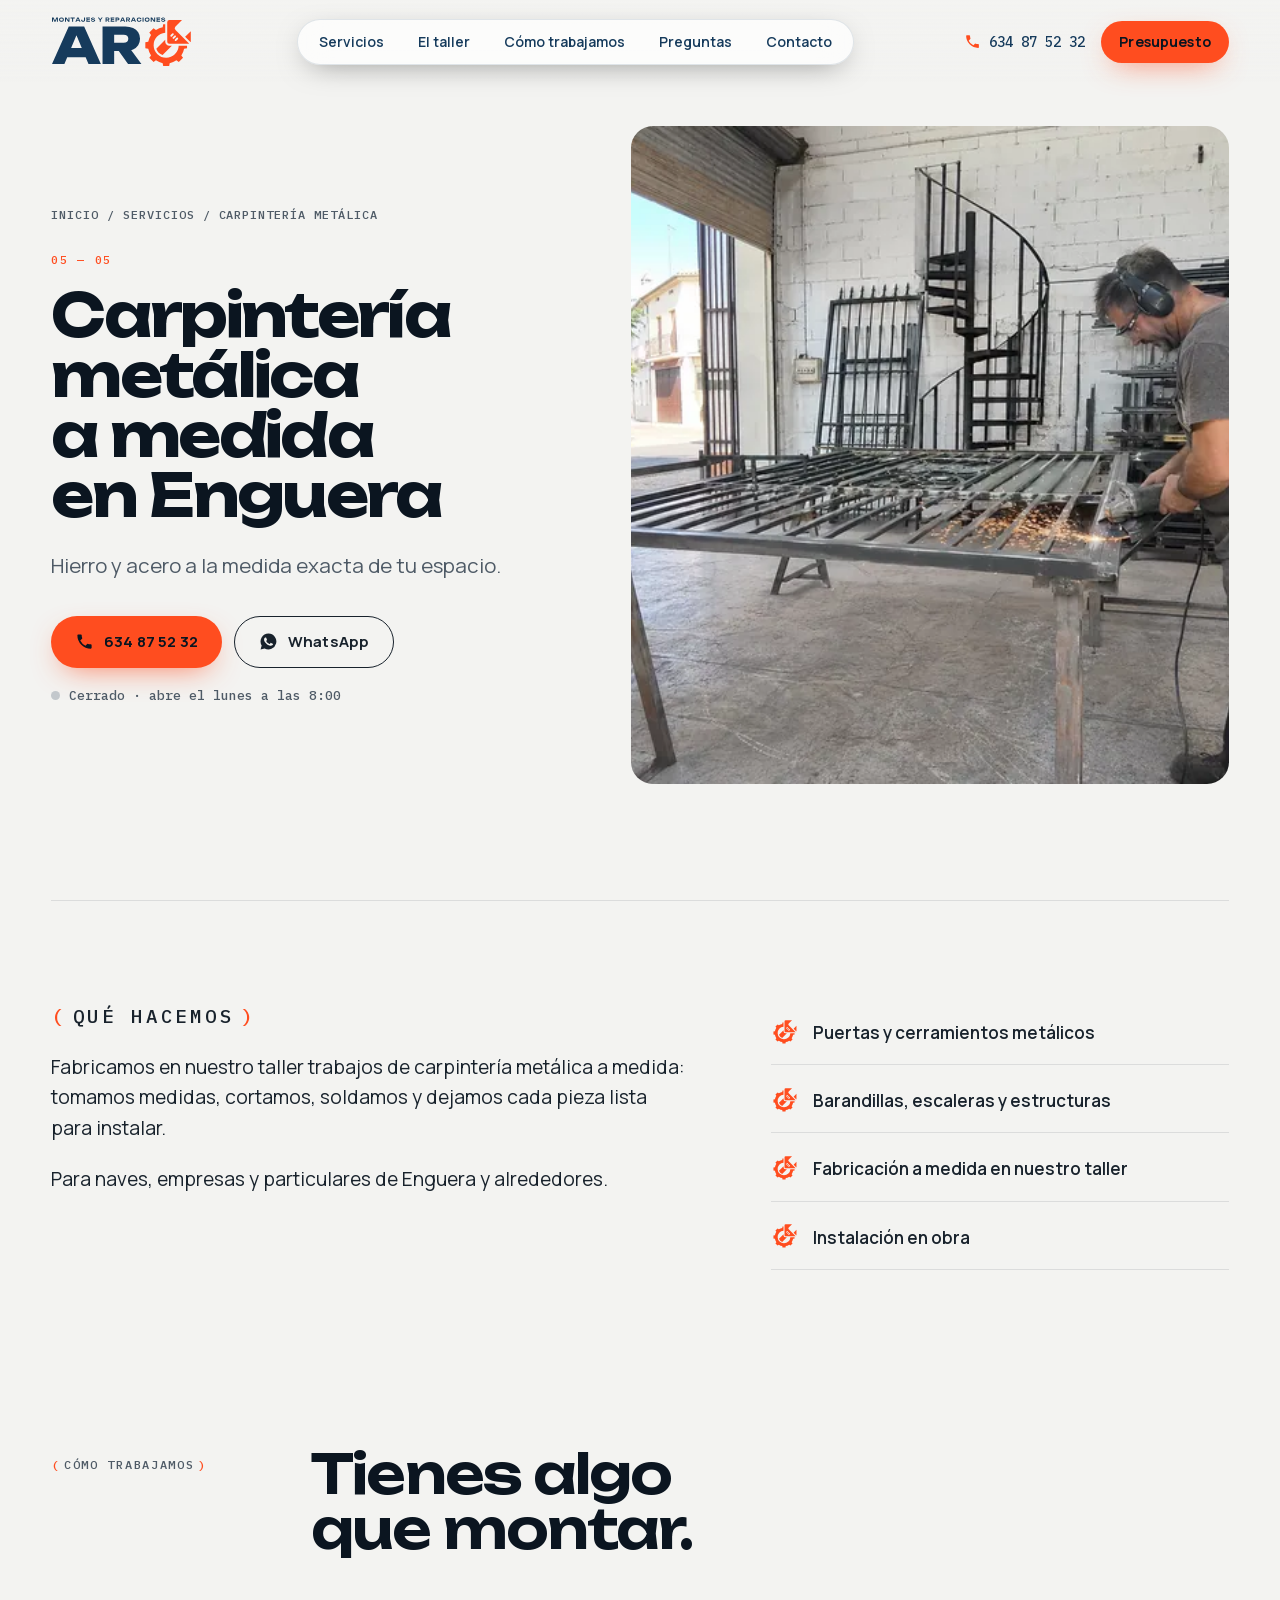
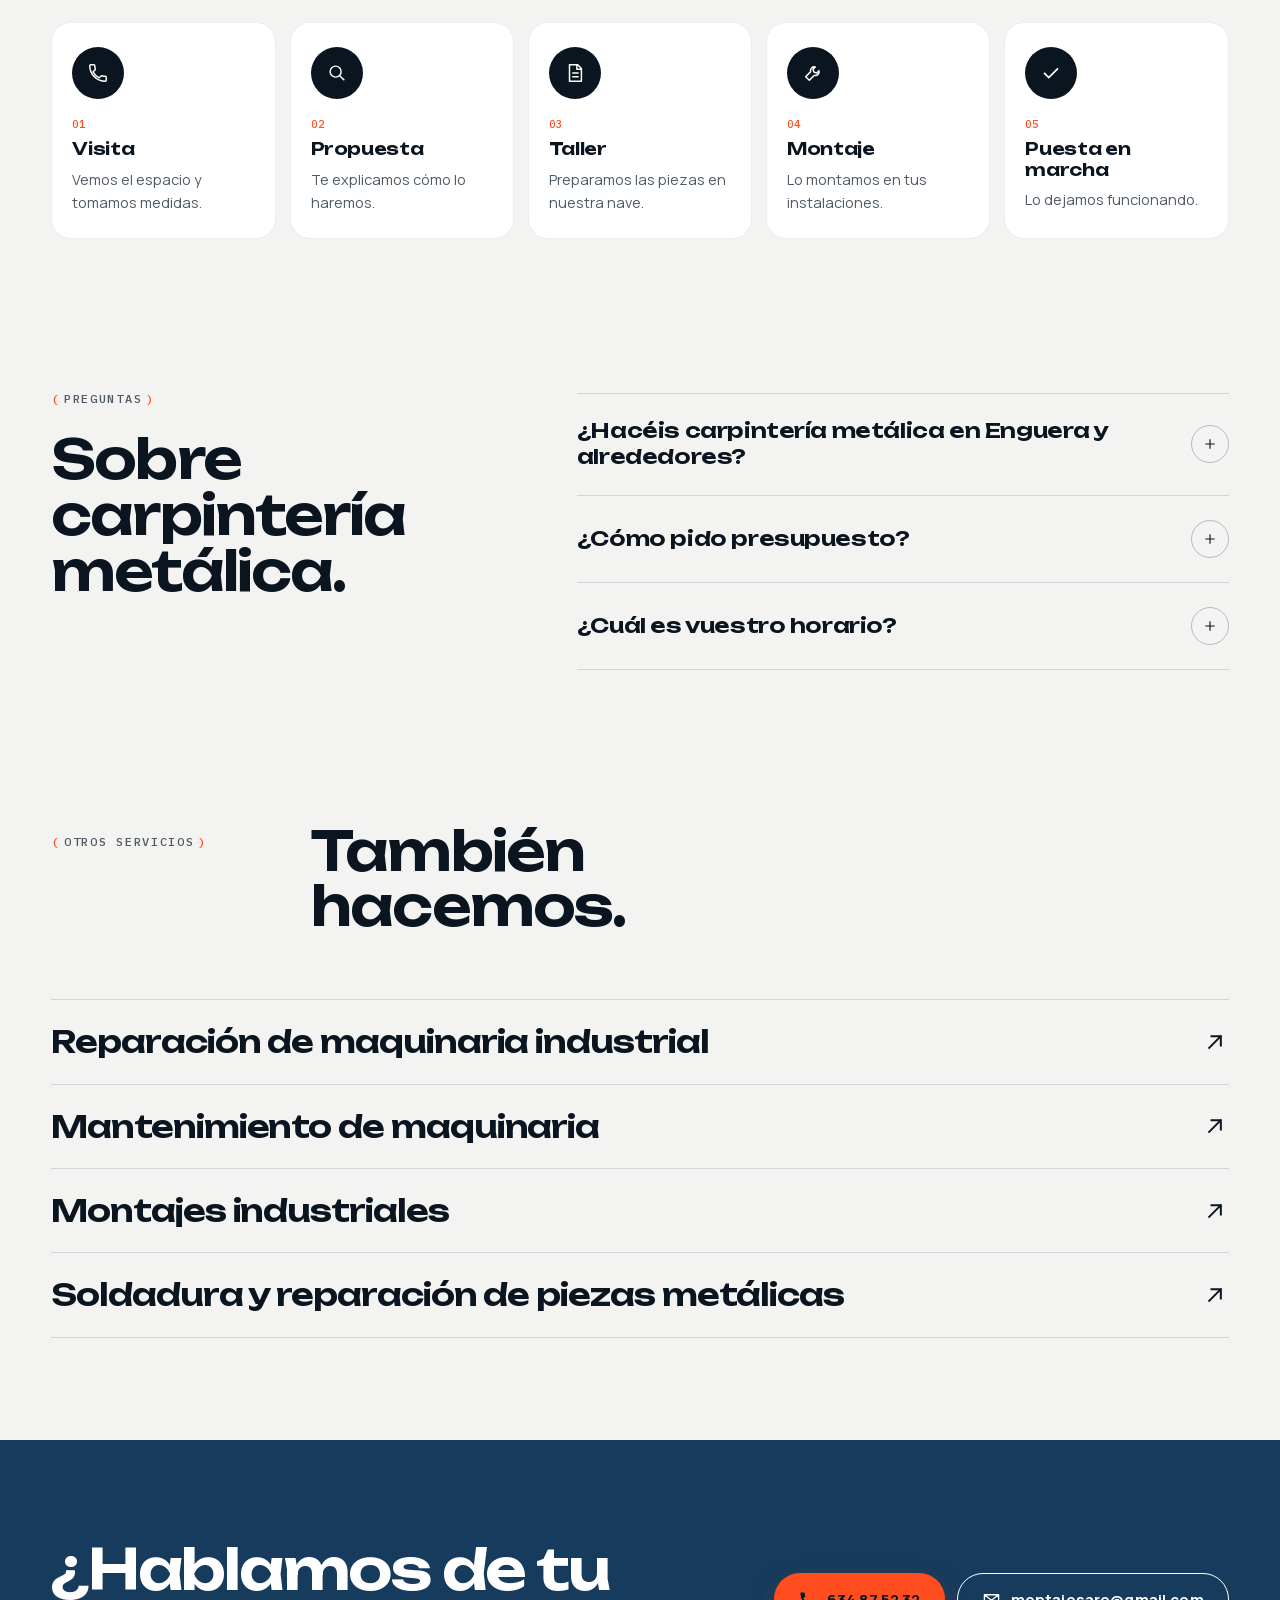
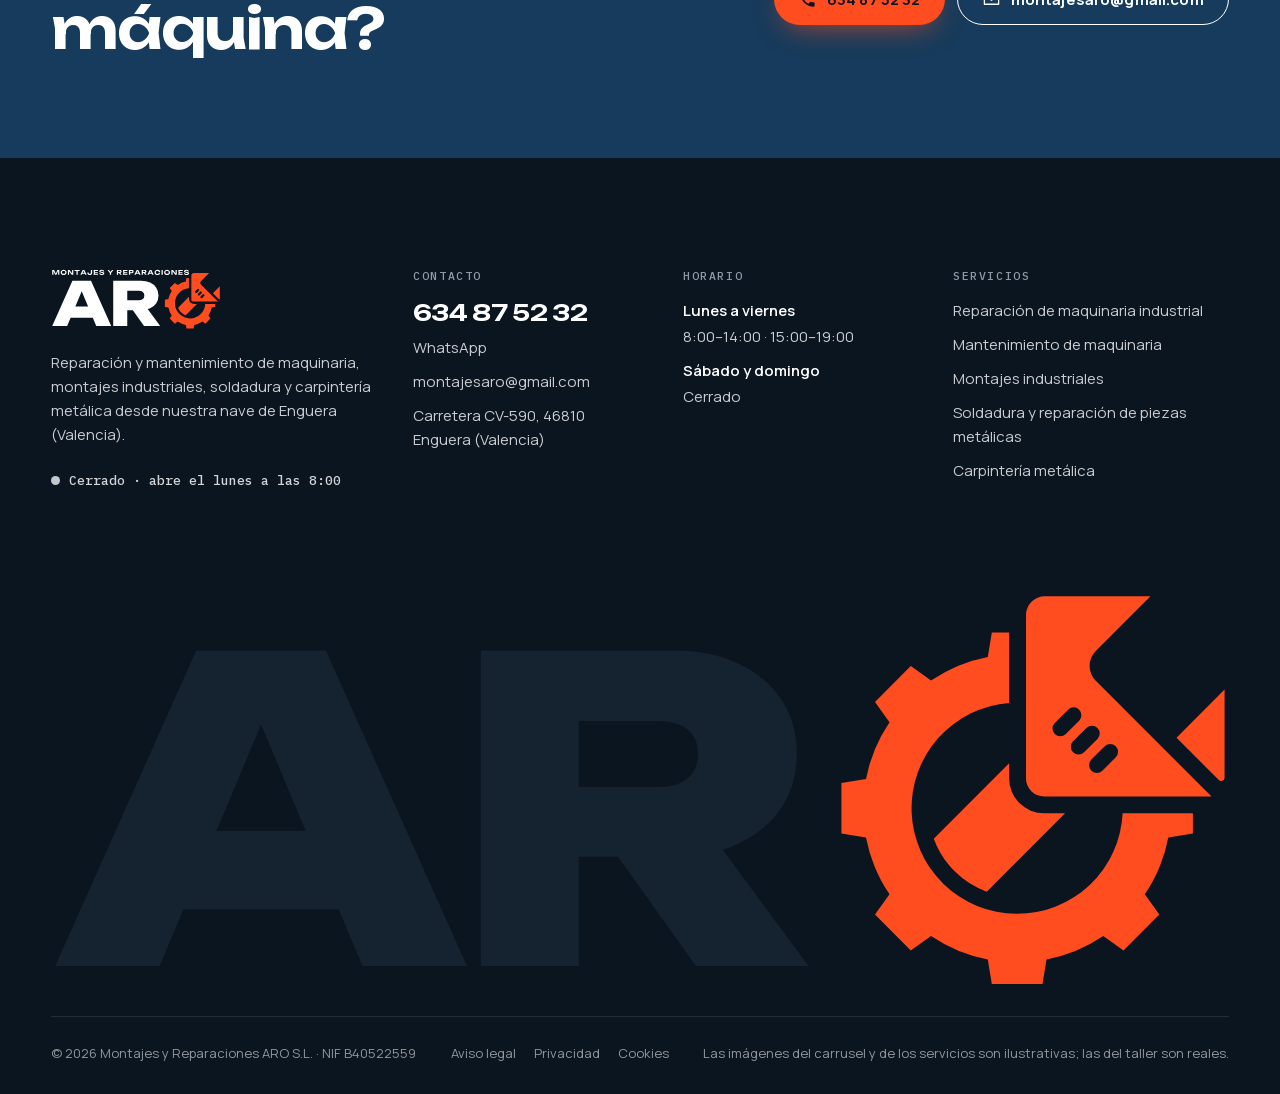
<file: servicios/carpinteria-metalica/index.html>
<!doctype html>
<html lang="es">
<head>
<meta charset="utf-8">
<meta name="viewport" content="width=device-width, initial-scale=1, viewport-fit=cover">
<script>document.documentElement.className += ' js';</script>
<title>Carpintería metálica en Enguera (Valencia) | ARO</title>
<meta name="description" content="Carpintería metálica a medida en Enguera (Valencia): puertas, barandillas, estructuras y trabajos en hierro y acero. Taller propio. 634 87 52 32.">
<link rel="canonical" href="https://nocodya-hue.github.io/aro-montajes/servicios/carpinteria-metalica/">
<meta name="theme-color" content="#0B1520">
<meta name="geo.region" content="ES-V"><meta name="geo.placename" content="Enguera"><meta name="geo.position" content="38.9934104;-0.664753"><meta name="ICBM" content="38.9934104, -0.664753">
<meta property="og:type" content="website"><meta property="og:locale" content="es_ES"><meta property="og:site_name" content="Montajes y Reparaciones ARO">
<meta property="og:title" content="Carpintería metálica en Enguera (Valencia) | ARO"><meta property="og:description" content="Carpintería metálica a medida en Enguera (Valencia): puertas, barandillas, estructuras y trabajos en hierro y acero. Taller propio. 634 87 52 32."><meta property="og:url" content="https://nocodya-hue.github.io/aro-montajes/servicios/carpinteria-metalica/">
<meta property="og:image" content="https://nocodya-hue.github.io/aro-montajes/media/img/srv-carpinteria-1600.webp"><meta name="twitter:card" content="summary_large_image">
<link rel="icon" href="../../favicon.svg" type="image/svg+xml">
<link rel="preload" href="../../fonts/unbounded-var.woff2" as="font" type="font/woff2" crossorigin>
<link rel="preload" href="../../fonts/manrope-var.woff2" as="font" type="font/woff2" crossorigin>
<link rel="preload" as="image" imagesrcset="../../media/img/srv-carpinteria-640.webp 640w, ../../media/img/srv-carpinteria-1080.webp 1080w" imagesizes="(max-width: 900px) 100vw, 50vw" fetchpriority="high">
<link rel="stylesheet" href="../../css/main.css?v=mvqjrhvc">
<script type="application/ld+json">{"@context":"https://schema.org","@graph":[{"@type":"LocalBusiness","@id":"https://nocodya-hue.github.io/aro-montajes/#negocio","name":"Montajes y Reparaciones ARO","legalName":"Montajes y Reparaciones ARO S.L.","taxID":"B40522559","url":"https://nocodya-hue.github.io/aro-montajes/","image":"https://nocodya-hue.github.io/aro-montajes/media/img/fachada-1600.webp","logo":"https://nocodya-hue.github.io/aro-montajes/media/logo-aro.svg","telephone":"+34634875232","email":"montajesaro@gmail.com","foundingDate":"2018","description":"Reparación y mantenimiento de maquinaria industrial, montajes industriales, soldadura y reparación de piezas metálicas y carpintería metálica en Enguera (Valencia).","address":{"@type":"PostalAddress","streetAddress":"Carretera CV-590","postalCode":"46810","addressLocality":"Enguera","addressRegion":"Valencia","addressCountry":"ES"},"geo":{"@type":"GeoCoordinates","latitude":38.9934104,"longitude":-0.664753},"hasMap":"https://www.google.com/maps/search/?api=1&query=MONTAJES+Y+REPARACIONES+ARO+SLU&query_place_id=ChIJlTMjVoRzYQ0R097Tpfbip1s","openingHoursSpecification":[{"@type":"OpeningHoursSpecification","dayOfWeek":["Monday","Tuesday","Wednesday","Thursday","Friday"],"opens":"08:00","closes":"14:00"},{"@type":"OpeningHoursSpecification","dayOfWeek":["Monday","Tuesday","Wednesday","Thursday","Friday"],"opens":"15:00","closes":"19:00"}],"areaServed":[{"@type":"City","name":"Enguera"},{"@type":"AdministrativeArea","name":"Provincia de Valencia"}],"makesOffer":[{"@type":"Offer","itemOffered":{"@type":"Service","name":"Reparación de maquinaria industrial","url":"https://nocodya-hue.github.io/aro-montajes/servicios/reparacion-maquinaria-industrial/"}},{"@type":"Offer","itemOffered":{"@type":"Service","name":"Mantenimiento de maquinaria","url":"https://nocodya-hue.github.io/aro-montajes/servicios/mantenimiento-de-maquinaria/"}},{"@type":"Offer","itemOffered":{"@type":"Service","name":"Montajes industriales","url":"https://nocodya-hue.github.io/aro-montajes/servicios/montajes-industriales/"}},{"@type":"Offer","itemOffered":{"@type":"Service","name":"Soldadura y reparación de piezas metálicas","url":"https://nocodya-hue.github.io/aro-montajes/servicios/soldadura-y-reparacion-de-piezas-metalicas/"}},{"@type":"Offer","itemOffered":{"@type":"Service","name":"Carpintería metálica","url":"https://nocodya-hue.github.io/aro-montajes/servicios/carpinteria-metalica/"}}]},{"@type":"Service","name":"Carpintería metálica","serviceType":"Carpintería metálica","description":"Carpintería metálica a medida en Enguera (Valencia): puertas, barandillas, estructuras y trabajos en hierro y acero. Taller propio. 634 87 52 32.","url":"https://nocodya-hue.github.io/aro-montajes/servicios/carpinteria-metalica/","provider":{"@id":"https://nocodya-hue.github.io/aro-montajes/#negocio"},"areaServed":{"@type":"City","name":"Enguera"}},{"@type":"BreadcrumbList","itemListElement":[{"@type":"ListItem","position":1,"name":"Inicio","item":"https://nocodya-hue.github.io/aro-montajes/"},{"@type":"ListItem","position":2,"name":"Servicios","item":"https://nocodya-hue.github.io/aro-montajes/#servicios"},{"@type":"ListItem","position":3,"name":"Carpintería metálica","item":"https://nocodya-hue.github.io/aro-montajes/servicios/carpinteria-metalica/"}]},{"@type":"FAQPage","mainEntity":[{"@type":"Question","name":"¿Hacéis carpintería metálica en Enguera y alrededores?","acceptedAnswer":{"@type":"Answer","text":"Sí. Trabajamos desde nuestra nave de Enguera (Valencia) y nos desplazamos a las instalaciones de nuestros clientes con furgonetas de taller."}},{"@type":"Question","name":"¿Cómo pido presupuesto?","acceptedAnswer":{"@type":"Answer","text":"Llámanos al 634 87 52 32, escríbenos por WhatsApp o a montajesaro@gmail.com. Si hace falta, vamos a verlo antes de darte precio."}},{"@type":"Question","name":"¿Cuál es vuestro horario?","acceptedAnswer":{"@type":"Answer","text":"De lunes a viernes, de 8:00 a 14:00 y de 15:00 a 19:00."}}]}]}</script>
</head>
<body class="servicio">
<a class="saltar" href="#contenido">Saltar al contenido</a>
<header class="cab cab--clara" data-cab>
  <a class="cab__marca" href="../../" aria-label="Montajes y Reparaciones ARO, inicio"><svg class="logo cab__logo" viewBox="-20 -960 2819 1037" role="img" aria-label=""><path class="lg-letra lg-sub" transform="translate(-8.0 -846) scale(0.1097)" d="M1147.9 -750V0H968.4V-684.3L1012.1 -680.5L706.7 0H514.4L209.1 -678.6L252.8 -682.9V0H73.2V-750H363.9L649.5 -93.9H573.1L857.2 -750ZM1796.3 15.8Q1664.3 15.8 1564.8 -33.2Q1465.3 -82.2 1409.9 -170.1Q1354.6 -258.1 1354.6 -375Q1354.6 -491.9 1409.9 -579.9Q1465.3 -667.8 1564.8 -716.8Q1664.3 -765.8 1796.3 -765.8Q1928.4 -765.8 2027.8 -716.8Q2127.3 -667.8 2182.7 -579.9Q2238 -491.9 2238 -375Q2238 -258.1 2182.7 -170.1Q2127.3 -82.2 2027.8 -33.2Q1928.4 15.8 1796.3 15.8ZM1796.3 -152.6Q1873.8 -152.6 1929.9 -179.5Q1986 -206.5 2016.6 -256.4Q2047.3 -306.4 2047.3 -375Q2047.3 -443.6 2016.6 -493.6Q1986 -543.5 1929.9 -570.5Q1873.8 -597.4 1796.3 -597.4Q1719.4 -597.4 1663 -570.5Q1606.6 -543.5 1576 -493.6Q1545.3 -443.6 1545.3 -375Q1545.3 -306.4 1576 -256.4Q1606.6 -206.5 1663 -179.5Q1719.4 -152.6 1796.3 -152.6ZM3140.2 -128.6 3079 -117.7V-750H3261.9V0H3024.1L2567.5 -631.9L2628.1 -642.8V0H2445.2V-750H2689.7ZM3740.2 -666.5H3929V0H3740.2ZM3448.3 -750H4221V-582.7H3448.3ZM4542.3 -151.3V-303.5H5060.5V-151.3ZM4928.1 -750 5274.2 0H5072.8L4776.5 -671.2H4834.2L4537.8 0H4336.5L4682.5 -750ZM5391.6 -366.7H5576.5V-339.5Q5576.5 -247.1 5616.1 -197.6Q5655.6 -148.1 5746.7 -148.1Q5836.9 -148.1 5877.6 -195.2Q5918.3 -242.3 5918.3 -325.2V-750H6107.1V-316.2Q6107.1 -211.3 6061.8 -136.7Q6016.6 -62.2 5935.5 -23.2Q5854.5 15.8 5746.7 15.8Q5640.9 15.8 5560.8 -24.4Q5480.6 -64.5 5436.6 -141Q5392.5 -217.5 5392.5 -325.2ZM6969.7 -445.3V-304.7H6427.3V-445.3ZM6554.8 -375 6504.9 -65.2 6426.2 -154.5H7002.3V0H6315.9L6373.6 -375L6315.9 -750H6997.3V-595.5H6426.2L6504.9 -684.8ZM7184.6 -245.4H7376.3Q7381.4 -210.7 7407.2 -185Q7433.1 -159.4 7476.6 -145.4Q7520 -131.4 7578.1 -131.4Q7660.6 -131.4 7708.2 -154.1Q7755.7 -176.8 7755.7 -218.7Q7755.7 -250.9 7728.4 -268.7Q7701.2 -286.4 7625.7 -294.2L7480.8 -309.4Q7330 -324.2 7262.4 -378.9Q7194.8 -433.6 7194.8 -528.6Q7194.8 -604.4 7239.2 -657.4Q7283.6 -710.4 7364.4 -738.1Q7445.1 -765.8 7553.4 -765.8Q7659.8 -765.8 7742.1 -735.1Q7824.4 -704.5 7873.1 -649.4Q7921.9 -594.3 7926.3 -520.5H7734.7Q7730.6 -550.6 7707.5 -572.4Q7684.4 -594.2 7644.5 -606.4Q7604.6 -618.6 7549.5 -618.6Q7474.2 -618.6 7429.7 -597.2Q7385.3 -575.7 7385.3 -535.9Q7385.3 -506.3 7411.5 -489Q7437.7 -471.8 7506.1 -464L7659.3 -447.3Q7764.4 -436.4 7827.1 -412Q7889.9 -387.6 7917.8 -345.6Q7945.8 -303.7 7945.8 -239.9Q7945.8 -162.9 7899.5 -105.3Q7853.3 -47.7 7769.7 -16Q7686.2 15.8 7574.8 15.8Q7460.5 15.8 7373.7 -16.9Q7286.9 -49.6 7237.3 -108.5Q7187.7 -167.5 7184.6 -245.4ZM8784 0V-363.4H8972.7V0ZM8431.8 -750H8641.1L8921.5 -394.4H8834.3L9114.1 -750H9323.5L8938.8 -262.1L8817.5 -260.2ZM9978.9 -419.7H10260.1Q10313.4 -419.7 10344.1 -444.3Q10374.7 -468.8 10374.7 -512.7Q10374.7 -557.2 10344.1 -581.5Q10313.4 -605.8 10260.1 -605.8H9952.3L10036.9 -698.7V0H9848.2V-750H10284.7Q10368.6 -750 10431.7 -720.1Q10494.8 -690.3 10530.1 -637.3Q10565.4 -584.3 10565.4 -512.7Q10565.4 -443.1 10530.1 -389.9Q10494.8 -336.7 10431.7 -307.1Q10368.6 -277.5 10284.7 -277.5H9978.9ZM10099.9 -351H10313.4L10589.4 0H10369.7ZM11413.7 -445.3V-304.7H10871.3V-445.3ZM10998.8 -375 10948.9 -65.2 10870.2 -154.5H11446.3V0H10759.9L10817.6 -375L10759.9 -750H11441.3V-595.5H10870.2L10948.9 -684.8ZM12080.2 -750Q12172.3 -750 12238.8 -718.4Q12305.2 -686.8 12340.7 -629.7Q12376.3 -572.6 12376.3 -496.8Q12376.3 -420.9 12340.7 -363.8Q12305.2 -306.7 12238.8 -275.2Q12172.3 -243.6 12080.2 -243.6H11752.2V-396.8H12069.8Q12124.3 -396.8 12154.9 -423.5Q12185.5 -450.1 12185.5 -496.8Q12185.5 -543.9 12154.9 -570.4Q12124.3 -596.8 12069.8 -596.8H11769.3L11853.9 -685.3V0H11665.2V-750ZM12700.3 -151.3V-303.5H13218.5V-151.3ZM13086.1 -750 13432.2 0H13230.8L12934.5 -671.2H12992.2L12695.8 0H12494.5L12840.5 -750ZM13733.9 -419.7H14015.1Q14068.4 -419.7 14099.1 -444.3Q14129.7 -468.8 14129.7 -512.7Q14129.7 -557.2 14099.1 -581.5Q14068.4 -605.8 14015.1 -605.8H13707.3L13791.9 -698.7V0H13603.2V-750H14039.7Q14123.6 -750 14186.7 -720.1Q14249.8 -690.3 14285.1 -637.3Q14320.4 -584.3 14320.4 -512.7Q14320.4 -443.1 14285.1 -389.9Q14249.8 -336.7 14186.7 -307.1Q14123.6 -277.5 14039.7 -277.5H13733.9ZM13854.9 -351H14068.4L14344.4 0H14124.7ZM14673.3 -151.3V-303.5H15191.5V-151.3ZM15059.1 -750 15405.2 0H15203.8L14907.5 -671.2H14965.2L14668.8 0H14467.5L14813.5 -750ZM16399.2 -309.6Q16388.3 -212.7 16332 -139.2Q16275.7 -65.8 16184.1 -25Q16092.5 15.8 15974.5 15.8Q15844.9 15.8 15747.6 -33.2Q15650.4 -82.2 15596.3 -170.1Q15542.1 -258.1 15542.1 -375Q15542.1 -491.9 15596.3 -579.9Q15650.4 -667.8 15747.6 -716.8Q15844.9 -765.8 15974.5 -765.8Q16092.5 -765.8 16184.1 -725Q16275.7 -684.2 16332 -611Q16388.3 -537.9 16399.2 -440.4H16209.4Q16199.3 -490.9 16168.5 -527Q16137.6 -563 16088.4 -582.4Q16039.1 -601.9 15974 -601.9Q15899.5 -601.9 15845.3 -574.5Q15791.2 -547.1 15762 -496Q15732.9 -444.9 15732.9 -375Q15732.9 -305.1 15762 -254.2Q15791.2 -203.3 15845.3 -175.7Q15899.5 -148.1 15974 -148.1Q16039.1 -148.1 16088.4 -166.8Q16137.6 -185.6 16168.5 -221.9Q16199.3 -258.2 16209.4 -309.6ZM16600.2 -750H16788.9V0H16600.2ZM17437.3 15.8Q17305.3 15.8 17205.8 -33.2Q17106.3 -82.2 17050.9 -170.1Q16995.6 -258.1 16995.6 -375Q16995.6 -491.9 17050.9 -579.9Q17106.3 -667.8 17205.8 -716.8Q17305.3 -765.8 17437.3 -765.8Q17569.4 -765.8 17668.8 -716.8Q17768.3 -667.8 17823.7 -579.9Q17879 -491.9 17879 -375Q17879 -258.1 17823.7 -170.1Q17768.3 -82.2 17668.8 -33.2Q17569.4 15.8 17437.3 15.8ZM17437.3 -152.6Q17514.8 -152.6 17570.9 -179.5Q17627 -206.5 17657.6 -256.4Q17688.3 -306.4 17688.3 -375Q17688.3 -443.6 17657.6 -493.6Q17627 -543.5 17570.9 -570.5Q17514.8 -597.4 17437.3 -597.4Q17360.4 -597.4 17304 -570.5Q17247.6 -543.5 17217 -493.6Q17186.3 -443.6 17186.3 -375Q17186.3 -306.4 17217 -256.4Q17247.6 -206.5 17304 -179.5Q17360.4 -152.6 17437.3 -152.6ZM18781.2 -128.6 18720 -117.7V-750H18902.9V0H18665.1L18208.5 -631.9L18269.1 -642.8V0H18086.2V-750H18330.7ZM19774.7 -445.3V-304.7H19232.3V-445.3ZM19359.8 -375 19309.9 -65.2 19231.2 -154.5H19807.3V0H19120.9L19178.6 -375L19120.9 -750H19802.3V-595.5H19231.2L19309.9 -684.8ZM19989.6 -245.4H20181.3Q20186.4 -210.7 20212.2 -185Q20238.1 -159.4 20281.6 -145.4Q20325 -131.4 20383.1 -131.4Q20465.6 -131.4 20513.2 -154.1Q20560.7 -176.8 20560.7 -218.7Q20560.7 -250.9 20533.4 -268.7Q20506.2 -286.4 20430.7 -294.2L20285.8 -309.4Q20135 -324.2 20067.4 -378.9Q19999.8 -433.6 19999.8 -528.6Q19999.8 -604.4 20044.2 -657.4Q20088.6 -710.4 20169.4 -738.1Q20250.1 -765.8 20358.4 -765.8Q20464.8 -765.8 20547.1 -735.1Q20629.4 -704.5 20678.1 -649.4Q20726.9 -594.3 20731.3 -520.5H20539.7Q20535.6 -550.6 20512.5 -572.4Q20489.4 -594.2 20449.5 -606.4Q20409.6 -618.6 20354.5 -618.6Q20279.2 -618.6 20234.7 -597.2Q20190.3 -575.7 20190.3 -535.9Q20190.3 -506.3 20216.5 -489Q20242.7 -471.8 20311.1 -464L20464.3 -447.3Q20569.4 -436.4 20632.1 -412Q20694.9 -387.6 20722.8 -345.6Q20750.8 -303.7 20750.8 -239.9Q20750.8 -162.9 20704.5 -105.3Q20658.3 -47.7 20574.7 -16Q20491.2 15.8 20379.8 15.8Q20265.5 15.8 20178.7 -16.9Q20091.9 -49.6 20042.3 -108.5Q19992.7 -167.5 19989.6 -245.4Z"/><path class="lg-letra" transform="translate(1 0)" d="M227.2 -135.2V-321H740.8V-135.2ZM642.4 -750 977.6 0H729.4L456.8 -648.8H519.8L247.2 0H-1L334.2 -750Z"/><path class="lg-letra" transform="translate(947 0)" d="M225.6 -425.6H488.2Q531.8 -425.6 556.3 -446Q580.8 -466.4 580.8 -504Q580.8 -541.8 556.3 -562.1Q531.8 -582.4 488.2 -582.4H193L297.6 -690V0H64.8V-750H522.6Q610.4 -750 676.3 -719.1Q742.2 -688.2 778.9 -633.3Q815.6 -578.4 815.6 -504Q815.6 -431.6 778.9 -376.3Q742.2 -321 676.3 -290.5Q610.4 -260 522.6 -260H225.6ZM325.6 -351H584.6L843.4 0H575.8Z"/><path class="lg-aro" fill-rule="evenodd" d="M2267.4 -792.7L2226.2 -792.7L2216.6 -734.3A366 366 0 0 0 2081.7 -678.4L2033.6 -712.9L1948.5 -627.8L1983 -579.7A366 366 0 0 0 1927.1 -444.8L1868.7 -435.2L1868.7 -314.8L1927.1 -305.2A366 366 0 0 0 1983 -170.3L1948.5 -122.2L2033.6 -37.1L2081.7 -71.6A366 366 0 0 0 2216.6 -15.7L2226.2 42.7L2346.6 42.7L2356.2 -15.7A366 366 0 0 0 2491.1 -71.6L2539.2 -37.1L2624.3 -122.2L2589.8 -170.3A366 366 0 0 0 2645.7 -305.2L2704.1 -314.8L2704.1 -363L2537.1 -363A251 251 0 1 1 2267.4 -625.3L2267.4 -792.7ZM2352.4 -879L2603.4 -879L2473.3 -748.9A50 50 0 0 0 2473.3 -678.1L2748.4 -403L2350.4 -403A43 43 0 0 1 2307.4 -446L2307.4 -834A45 45 0 0 1 2352.4 -879ZM2433.8 -583.2A18.5 18.5 0 0 0 2407.6 -609.4L2375.8 -577.6A18.5 18.5 0 0 0 2402 -551.4L2433.8 -583.2ZM2477.3 -539.7A18.5 18.5 0 0 0 2451.1 -565.9L2419.3 -534.1A18.5 18.5 0 0 0 2445.5 -507.9L2477.3 -539.7ZM2520.8 -496.2A18.5 18.5 0 0 0 2494.6 -522.4L2462.8 -490.6A18.5 18.5 0 0 0 2489 -464.4L2520.8 -496.2ZM2267.4 -482L2088.2 -302.8A211 211 0 0 0 2214.2 -176.8L2400.4 -363L2350.4 -363A83 83 0 0 1 2267.4 -446L2267.4 -482ZM2665.2 -542.8L2779.4 -657L2779.4 -447.9A8 8 0 0 1 2765.7 -442.2L2665.2 -542.8Z"/></svg></a>
  <nav class="cab__nav" aria-label="Principal"><a href="../../#servicios">Servicios</a><a href="../../#taller">El taller</a><a href="../../#como-trabajamos">Cómo trabajamos</a><a href="../../#preguntas">Preguntas</a><a href="../../#contacto">Contacto</a></nav>
  <div class="cab__acc">
    <a class="cab__tel" href="tel:+34634875232" aria-label="Llamar al 634 87 52 32"><svg viewBox="0 0 24 24" aria-hidden="true"><path d="M6.6 10.8a15 15 0 0 0 6.6 6.6l2.2-2.2c.3-.3.7-.4 1-.2 1.1.4 2.3.6 3.6.6.6 0 1 .4 1 1V20c0 .6-.4 1-1 1A17 17 0 0 1 3 4c0-.6.4-1 1-1h3.5c.6 0 1 .4 1 1 0 1.3.2 2.5.6 3.6.1.3 0 .7-.2 1z" fill="currentColor"/></svg><span>634 87 52 32</span></a>
    <a class="btn btn--chispa btn--mini" href="../../#contacto">Presupuesto</a>
    <button class="cab__menu" type="button" aria-expanded="false" aria-controls="menu" aria-label="Abrir menú" data-menu><span></span><span></span></button>
  </div>
</header>
<div class="menu" id="menu" data-menu-panel hidden>
  <nav aria-label="Menú"><a href="../../#servicios"><i>01</i>Servicios</a><a href="../../#taller"><i>02</i>El taller</a><a href="../../#como-trabajamos"><i>03</i>Cómo trabajamos</a><a href="../../#preguntas"><i>04</i>Preguntas</a><a href="../../#contacto"><i>05</i>Contacto</a></nav>
  <div class="menu__srv"><b>Servicios</b><a href="../../servicios/reparacion-maquinaria-industrial/">Reparación de maquinaria</a><a href="../../servicios/mantenimiento-de-maquinaria/">Mantenimiento</a><a href="../../servicios/montajes-industriales/">Montajes industriales</a><a href="../../servicios/soldadura-y-reparacion-de-piezas-metalicas/">Soldadura y piezas metálicas</a><a href="../../servicios/carpinteria-metalica/">Carpintería metálica</a></div>
  <div class="menu__pie"><span class="estado estado--claro" data-estado data-horario='{"1":[["08:00","14:00"],["15:00","19:00"]],"2":[["08:00","14:00"],["15:00","19:00"]],"3":[["08:00","14:00"],["15:00","19:00"]],"4":[["08:00","14:00"],["15:00","19:00"]],"5":[["08:00","14:00"],["15:00","19:00"]]}'><i></i><span data-estado-txt>L–V 8:00–14:00 · 15:00–19:00</span></span><a class="btn btn--chispa btn--ancho" href="tel:+34634875232"><svg viewBox="0 0 24 24" aria-hidden="true"><path d="M6.6 10.8a15 15 0 0 0 6.6 6.6l2.2-2.2c.3-.3.7-.4 1-.2 1.1.4 2.3.6 3.6.6.6 0 1 .4 1 1V20c0 .6-.4 1-1 1A17 17 0 0 1 3 4c0-.6.4-1 1-1h3.5c.6 0 1 .4 1 1 0 1.3.2 2.5.6 3.6.1.3 0 .7-.2 1z" fill="currentColor"/></svg><span>Llamar al 634 87 52 32</span></a></div>
</div>
<main id="contenido" class="pag">
  <section class="pag__hero">
    <div class="env pag__hero-env">
      <nav class="migas" aria-label="Estás en"><a href="../../">Inicio</a><span>/</span><a href="../../#servicios">Servicios</a><span>/</span><span aria-current="page">Carpintería metálica</span></nav>
      <p class="pag__n">05 — 05</p>
      <h1 class="pag__t">Carpintería metálica a medida en Enguera</h1>
      <p class="pag__lema">Hierro y acero a la medida exacta de tu espacio.</p>
      <div class="pag__acc"><a class="btn btn--chispa" href="tel:+34634875232"><svg viewBox="0 0 24 24" aria-hidden="true"><path d="M6.6 10.8a15 15 0 0 0 6.6 6.6l2.2-2.2c.3-.3.7-.4 1-.2 1.1.4 2.3.6 3.6.6.6 0 1 .4 1 1V20c0 .6-.4 1-1 1A17 17 0 0 1 3 4c0-.6.4-1 1-1h3.5c.6 0 1 .4 1 1 0 1.3.2 2.5.6 3.6.1.3 0 .7-.2 1z" fill="currentColor"/></svg><span>634 87 52 32</span></a><a class="btn btn--linea" href="https://wa.me/34634875232?text=Hola%2C%20quiero%20informaci%C3%B3n%20sobre%20carpinter%C3%ADa%20met%C3%A1lica." target="_blank" rel="noopener"><svg viewBox="0 0 24 24" aria-hidden="true"><path d="M12 2a10 10 0 0 0-8.6 15.1L2 22l5-1.3A10 10 0 1 0 12 2zm5.3 14.1c-.2.6-1.3 1.2-1.8 1.2-.5.1-1 .2-3.3-.7-2.8-1.1-4.5-3.9-4.7-4.1-.1-.2-1.1-1.5-1.1-2.8s.7-2 1-2.3c.2-.3.5-.3.7-.3h.5c.2 0 .4 0 .6.5l.8 2c.1.2.1.4 0 .5l-.3.5-.4.4c-.1.1-.3.3-.1.6.2.3.8 1.3 1.6 2.1 1.1 1 2 1.3 2.3 1.4.3.1.5.1.6-.1l.9-1.1c.2-.3.4-.2.7-.1l1.9.9c.3.1.5.2.5.3.1.2.1.7-.1 1.2z" fill="currentColor"/></svg><span>WhatsApp</span></a><span class="estado " data-estado data-horario='{"1":[["08:00","14:00"],["15:00","19:00"]],"2":[["08:00","14:00"],["15:00","19:00"]],"3":[["08:00","14:00"],["15:00","19:00"]],"4":[["08:00","14:00"],["15:00","19:00"]],"5":[["08:00","14:00"],["15:00","19:00"]]}'><i></i><span data-estado-txt>L–V 8:00–14:00 · 15:00–19:00</span></span></div>
    </div>
    <div class="pag__foto persiana" data-persiana><img src="../../media/img/srv-carpinteria-1080.webp" srcset="../../media/img/srv-carpinteria-640.webp 640w, ../../media/img/srv-carpinteria-1080.webp 1080w" sizes="(max-width: 900px) 100vw, 50vw" alt="Carpintería metálica (imagen ilustrativa)" loading="eager" decoding="sync" fetchpriority="high"><span class="persiana__lamas" aria-hidden="true"><i></i><i></i><i></i><i></i><i></i><i></i><i></i><i></i><i></i></span></div>
  </section>
  <section class="pag__cuerpo env">
    <div class="pag__texto"><p class="eti "><span>(</span>Qué hacemos<span>)</span></p><p>Fabricamos en nuestro taller trabajos de carpintería metálica a medida: tomamos medidas, cortamos, soldamos y dejamos cada pieza lista para instalar.</p><p>Para naves, empresas y particulares de Enguera y alrededores.</p></div>
    <ul class="pag__puntos"><li><svg class="pag__aro" viewBox="-514 -514 1028 1028" aria-hidden="true" focusable="false"><path fill-rule="evenodd" d="M-19 -417.7L-60.2 -417.7L-69.8 -359.3A366 366 0 0 0 -204.7 -303.4L-252.8 -337.9L-337.9 -252.8L-303.4 -204.7A366 366 0 0 0 -359.3 -69.8L-417.7 -60.2L-417.7 60.2L-359.3 69.8A366 366 0 0 0 -303.4 204.7L-337.9 252.8L-252.8 337.9L-204.7 303.4A366 366 0 0 0 -69.8 359.3L-60.2 417.7L60.2 417.7L69.8 359.3A366 366 0 0 0 204.7 303.4L252.8 337.9L337.9 252.8L303.4 204.7A366 366 0 0 0 359.3 69.8L417.7 60.2L417.7 12L250.7 12A251 251 0 1 1 -19 -250.3L-19 -417.7ZM66 -504L317 -504L186.9 -373.9A50 50 0 0 0 186.9 -303.1L462 -28L64 -28A43 43 0 0 1 21 -71L21 -459A45 45 0 0 1 66 -504ZM147.4 -208.2A18.5 18.5 0 0 0 121.2 -234.4L89.4 -202.6A18.5 18.5 0 0 0 115.6 -176.4L147.4 -208.2ZM190.9 -164.7A18.5 18.5 0 0 0 164.7 -190.9L132.9 -159.1A18.5 18.5 0 0 0 159.1 -132.9L190.9 -164.7ZM234.4 -121.2A18.5 18.5 0 0 0 208.2 -147.4L176.4 -115.6A18.5 18.5 0 0 0 202.6 -89.4L234.4 -121.2ZM-19 -107L-198.2 72.2A211 211 0 0 0 -72.2 198.2L114 12L64 12A83 83 0 0 1 -19 -71L-19 -107ZM378.8 -167.8L493 -282L493 -72.9A8 8 0 0 1 479.3 -67.2L378.8 -167.8Z"/></svg><span>Puertas y cerramientos metálicos</span></li><li><svg class="pag__aro" viewBox="-514 -514 1028 1028" aria-hidden="true" focusable="false"><path fill-rule="evenodd" d="M-19 -417.7L-60.2 -417.7L-69.8 -359.3A366 366 0 0 0 -204.7 -303.4L-252.8 -337.9L-337.9 -252.8L-303.4 -204.7A366 366 0 0 0 -359.3 -69.8L-417.7 -60.2L-417.7 60.2L-359.3 69.8A366 366 0 0 0 -303.4 204.7L-337.9 252.8L-252.8 337.9L-204.7 303.4A366 366 0 0 0 -69.8 359.3L-60.2 417.7L60.2 417.7L69.8 359.3A366 366 0 0 0 204.7 303.4L252.8 337.9L337.9 252.8L303.4 204.7A366 366 0 0 0 359.3 69.8L417.7 60.2L417.7 12L250.7 12A251 251 0 1 1 -19 -250.3L-19 -417.7ZM66 -504L317 -504L186.9 -373.9A50 50 0 0 0 186.9 -303.1L462 -28L64 -28A43 43 0 0 1 21 -71L21 -459A45 45 0 0 1 66 -504ZM147.4 -208.2A18.5 18.5 0 0 0 121.2 -234.4L89.4 -202.6A18.5 18.5 0 0 0 115.6 -176.4L147.4 -208.2ZM190.9 -164.7A18.5 18.5 0 0 0 164.7 -190.9L132.9 -159.1A18.5 18.5 0 0 0 159.1 -132.9L190.9 -164.7ZM234.4 -121.2A18.5 18.5 0 0 0 208.2 -147.4L176.4 -115.6A18.5 18.5 0 0 0 202.6 -89.4L234.4 -121.2ZM-19 -107L-198.2 72.2A211 211 0 0 0 -72.2 198.2L114 12L64 12A83 83 0 0 1 -19 -71L-19 -107ZM378.8 -167.8L493 -282L493 -72.9A8 8 0 0 1 479.3 -67.2L378.8 -167.8Z"/></svg><span>Barandillas, escaleras y estructuras</span></li><li><svg class="pag__aro" viewBox="-514 -514 1028 1028" aria-hidden="true" focusable="false"><path fill-rule="evenodd" d="M-19 -417.7L-60.2 -417.7L-69.8 -359.3A366 366 0 0 0 -204.7 -303.4L-252.8 -337.9L-337.9 -252.8L-303.4 -204.7A366 366 0 0 0 -359.3 -69.8L-417.7 -60.2L-417.7 60.2L-359.3 69.8A366 366 0 0 0 -303.4 204.7L-337.9 252.8L-252.8 337.9L-204.7 303.4A366 366 0 0 0 -69.8 359.3L-60.2 417.7L60.2 417.7L69.8 359.3A366 366 0 0 0 204.7 303.4L252.8 337.9L337.9 252.8L303.4 204.7A366 366 0 0 0 359.3 69.8L417.7 60.2L417.7 12L250.7 12A251 251 0 1 1 -19 -250.3L-19 -417.7ZM66 -504L317 -504L186.9 -373.9A50 50 0 0 0 186.9 -303.1L462 -28L64 -28A43 43 0 0 1 21 -71L21 -459A45 45 0 0 1 66 -504ZM147.4 -208.2A18.5 18.5 0 0 0 121.2 -234.4L89.4 -202.6A18.5 18.5 0 0 0 115.6 -176.4L147.4 -208.2ZM190.9 -164.7A18.5 18.5 0 0 0 164.7 -190.9L132.9 -159.1A18.5 18.5 0 0 0 159.1 -132.9L190.9 -164.7ZM234.4 -121.2A18.5 18.5 0 0 0 208.2 -147.4L176.4 -115.6A18.5 18.5 0 0 0 202.6 -89.4L234.4 -121.2ZM-19 -107L-198.2 72.2A211 211 0 0 0 -72.2 198.2L114 12L64 12A83 83 0 0 1 -19 -71L-19 -107ZM378.8 -167.8L493 -282L493 -72.9A8 8 0 0 1 479.3 -67.2L378.8 -167.8Z"/></svg><span>Fabricación a medida en nuestro taller</span></li><li><svg class="pag__aro" viewBox="-514 -514 1028 1028" aria-hidden="true" focusable="false"><path fill-rule="evenodd" d="M-19 -417.7L-60.2 -417.7L-69.8 -359.3A366 366 0 0 0 -204.7 -303.4L-252.8 -337.9L-337.9 -252.8L-303.4 -204.7A366 366 0 0 0 -359.3 -69.8L-417.7 -60.2L-417.7 60.2L-359.3 69.8A366 366 0 0 0 -303.4 204.7L-337.9 252.8L-252.8 337.9L-204.7 303.4A366 366 0 0 0 -69.8 359.3L-60.2 417.7L60.2 417.7L69.8 359.3A366 366 0 0 0 204.7 303.4L252.8 337.9L337.9 252.8L303.4 204.7A366 366 0 0 0 359.3 69.8L417.7 60.2L417.7 12L250.7 12A251 251 0 1 1 -19 -250.3L-19 -417.7ZM66 -504L317 -504L186.9 -373.9A50 50 0 0 0 186.9 -303.1L462 -28L64 -28A43 43 0 0 1 21 -71L21 -459A45 45 0 0 1 66 -504ZM147.4 -208.2A18.5 18.5 0 0 0 121.2 -234.4L89.4 -202.6A18.5 18.5 0 0 0 115.6 -176.4L147.4 -208.2ZM190.9 -164.7A18.5 18.5 0 0 0 164.7 -190.9L132.9 -159.1A18.5 18.5 0 0 0 159.1 -132.9L190.9 -164.7ZM234.4 -121.2A18.5 18.5 0 0 0 208.2 -147.4L176.4 -115.6A18.5 18.5 0 0 0 202.6 -89.4L234.4 -121.2ZM-19 -107L-198.2 72.2A211 211 0 0 0 -72.2 198.2L114 12L64 12A83 83 0 0 1 -19 -71L-19 -107ZM378.8 -167.8L493 -282L493 -72.9A8 8 0 0 1 479.3 -67.2L378.8 -167.8Z"/></svg><span>Instalación en obra</span></li></ul>
  </section>
  <section class="pag__proc env">
    <div class="cabeza cabeza--fila"><p class="eti "><span>(</span>Cómo trabajamos<span>)</span></p><h2 class="titular">Tienes algo que montar.</h2></div>
    <ol class="pag__pasos"><li><span class="proc__ico"><svg viewBox="0 0 24 24" aria-hidden="true"><path d="M6.6 10.8a15 15 0 0 0 6.6 6.6l2.2-2.2c.3-.3.7-.4 1-.2 1.1.4 2.3.6 3.6.6.6 0 1 .4 1 1V20c0 .6-.4 1-1 1A17 17 0 0 1 3 4c0-.6.4-1 1-1h3.5c.6 0 1 .4 1 1 0 1.3.2 2.5.6 3.6.1.3 0 .7-.2 1z" fill="none" stroke="currentColor" stroke-width="1.6"/></svg></span><i>01</i><b>Visita</b><p>Vemos el espacio y tomamos medidas.</p></li><li><span class="proc__ico"><svg viewBox="0 0 24 24" aria-hidden="true"><circle cx="10.5" cy="10.5" r="6" fill="none" stroke="currentColor" stroke-width="1.6"/><path d="M15 15l5 5" stroke="currentColor" stroke-width="1.6"/></svg></span><i>02</i><b>Propuesta</b><p>Te explicamos cómo lo haremos.</p></li><li><span class="proc__ico"><svg viewBox="0 0 24 24" aria-hidden="true"><path d="M6 3h9l4 4v14H6z M14 3v5h5 M9 12h7 M9 16h7" fill="none" stroke="currentColor" stroke-width="1.6" stroke-linejoin="round"/></svg></span><i>03</i><b>Taller</b><p>Preparamos las piezas en nuestra nave.</p></li><li><span class="proc__ico"><svg viewBox="0 0 24 24" aria-hidden="true"><path d="M14.5 5.5a4 4 0 0 0-5 5L4 16l4 4 5.5-5.5a4 4 0 0 0 5-5l-2.5 2.5-3-1-1-3z" fill="none" stroke="currentColor" stroke-width="1.6" stroke-linejoin="round"/></svg></span><i>04</i><b>Montaje</b><p>Lo montamos en tus instalaciones.</p></li><li><span class="proc__ico"><svg viewBox="0 0 24 24" aria-hidden="true"><path d="M5 12.5l4.5 4.5L19 7.5" fill="none" stroke="currentColor" stroke-width="1.8" stroke-linecap="square"/></svg></span><i>05</i><b>Puesta en marcha</b><p>Lo dejamos funcionando.</p></li></ol>
  </section>
  <section class="pag__faq env">
    <div class="cabeza"><p class="eti "><span>(</span>Preguntas<span>)</span></p><h2 class="titular">Sobre carpintería metálica.</h2></div>
    <div class="faq__lista"><details class="faq__item"><summary><span>¿Hacéis carpintería metálica en Enguera y alrededores?</span><i><svg viewBox="0 0 24 24" aria-hidden="true"><path d="M12 5v14M5 12h14" fill="none" stroke="currentColor" stroke-width="1.7"/></svg></i></summary><p>Sí. Trabajamos desde nuestra nave de Enguera (Valencia) y nos desplazamos a las instalaciones de nuestros clientes con furgonetas de taller.</p></details><details class="faq__item"><summary><span>¿Cómo pido presupuesto?</span><i><svg viewBox="0 0 24 24" aria-hidden="true"><path d="M12 5v14M5 12h14" fill="none" stroke="currentColor" stroke-width="1.7"/></svg></i></summary><p>Llámanos al 634 87 52 32, escríbenos por WhatsApp o a montajesaro@gmail.com. Si hace falta, vamos a verlo antes de darte precio.</p></details><details class="faq__item"><summary><span>¿Cuál es vuestro horario?</span><i><svg viewBox="0 0 24 24" aria-hidden="true"><path d="M12 5v14M5 12h14" fill="none" stroke="currentColor" stroke-width="1.7"/></svg></i></summary><p>De lunes a viernes, de 8:00 a 14:00 y de 15:00 a 19:00.</p></details></div>
  </section>
  <section class="pag__otros env">
    <div class="cabeza cabeza--fila"><p class="eti "><span>(</span>Otros servicios<span>)</span></p><h2 class="titular">También hacemos.</h2></div>
    <div class="pag__otros-lista"><a href="../../servicios/reparacion-maquinaria-industrial/"><span>Reparación de maquinaria industrial</span><svg viewBox="0 0 24 24" aria-hidden="true"><path d="M7 17L17 7M9 7h8v8" fill="none" stroke="currentColor" stroke-width="1.7" stroke-linecap="square"/></svg></a><a href="../../servicios/mantenimiento-de-maquinaria/"><span>Mantenimiento de maquinaria</span><svg viewBox="0 0 24 24" aria-hidden="true"><path d="M7 17L17 7M9 7h8v8" fill="none" stroke="currentColor" stroke-width="1.7" stroke-linecap="square"/></svg></a><a href="../../servicios/montajes-industriales/"><span>Montajes industriales</span><svg viewBox="0 0 24 24" aria-hidden="true"><path d="M7 17L17 7M9 7h8v8" fill="none" stroke="currentColor" stroke-width="1.7" stroke-linecap="square"/></svg></a><a href="../../servicios/soldadura-y-reparacion-de-piezas-metalicas/"><span>Soldadura y reparación de piezas metálicas</span><svg viewBox="0 0 24 24" aria-hidden="true"><path d="M7 17L17 7M9 7h8v8" fill="none" stroke="currentColor" stroke-width="1.7" stroke-linecap="square"/></svg></a></div>
  </section>
  <section class="pag__cta">
    <div class="env pag__cta-env"><h2>¿Hablamos de tu máquina?</h2><div class="pag__acc"><a class="btn btn--chispa" href="tel:+34634875232"><svg viewBox="0 0 24 24" aria-hidden="true"><path d="M6.6 10.8a15 15 0 0 0 6.6 6.6l2.2-2.2c.3-.3.7-.4 1-.2 1.1.4 2.3.6 3.6.6.6 0 1 .4 1 1V20c0 .6-.4 1-1 1A17 17 0 0 1 3 4c0-.6.4-1 1-1h3.5c.6 0 1 .4 1 1 0 1.3.2 2.5.6 3.6.1.3 0 .7-.2 1z" fill="currentColor"/></svg><span>634 87 52 32</span></a><a class="btn btn--linea btn--claro" href="mailto:montajesaro@gmail.com"><svg viewBox="0 0 24 24" aria-hidden="true"><path d="M3 6h18v12H3zM3 6l9 7 9-7" fill="none" stroke="currentColor" stroke-width="1.6" stroke-linejoin="round"/></svg><span>montajesaro@gmail.com</span></a></div></div>
  </section>
</main>
<footer class="pie" data-pie>
  <div class="env pie__arriba">
    <div class="pie__marca"><svg class="logo pie__logo" viewBox="-20 -960 2819 1037" role="img" aria-label="Montajes y Reparaciones ARO"><path class="lg-letra lg-sub" transform="translate(-8.0 -846) scale(0.1097)" d="M1147.9 -750V0H968.4V-684.3L1012.1 -680.5L706.7 0H514.4L209.1 -678.6L252.8 -682.9V0H73.2V-750H363.9L649.5 -93.9H573.1L857.2 -750ZM1796.3 15.8Q1664.3 15.8 1564.8 -33.2Q1465.3 -82.2 1409.9 -170.1Q1354.6 -258.1 1354.6 -375Q1354.6 -491.9 1409.9 -579.9Q1465.3 -667.8 1564.8 -716.8Q1664.3 -765.8 1796.3 -765.8Q1928.4 -765.8 2027.8 -716.8Q2127.3 -667.8 2182.7 -579.9Q2238 -491.9 2238 -375Q2238 -258.1 2182.7 -170.1Q2127.3 -82.2 2027.8 -33.2Q1928.4 15.8 1796.3 15.8ZM1796.3 -152.6Q1873.8 -152.6 1929.9 -179.5Q1986 -206.5 2016.6 -256.4Q2047.3 -306.4 2047.3 -375Q2047.3 -443.6 2016.6 -493.6Q1986 -543.5 1929.9 -570.5Q1873.8 -597.4 1796.3 -597.4Q1719.4 -597.4 1663 -570.5Q1606.6 -543.5 1576 -493.6Q1545.3 -443.6 1545.3 -375Q1545.3 -306.4 1576 -256.4Q1606.6 -206.5 1663 -179.5Q1719.4 -152.6 1796.3 -152.6ZM3140.2 -128.6 3079 -117.7V-750H3261.9V0H3024.1L2567.5 -631.9L2628.1 -642.8V0H2445.2V-750H2689.7ZM3740.2 -666.5H3929V0H3740.2ZM3448.3 -750H4221V-582.7H3448.3ZM4542.3 -151.3V-303.5H5060.5V-151.3ZM4928.1 -750 5274.2 0H5072.8L4776.5 -671.2H4834.2L4537.8 0H4336.5L4682.5 -750ZM5391.6 -366.7H5576.5V-339.5Q5576.5 -247.1 5616.1 -197.6Q5655.6 -148.1 5746.7 -148.1Q5836.9 -148.1 5877.6 -195.2Q5918.3 -242.3 5918.3 -325.2V-750H6107.1V-316.2Q6107.1 -211.3 6061.8 -136.7Q6016.6 -62.2 5935.5 -23.2Q5854.5 15.8 5746.7 15.8Q5640.9 15.8 5560.8 -24.4Q5480.6 -64.5 5436.6 -141Q5392.5 -217.5 5392.5 -325.2ZM6969.7 -445.3V-304.7H6427.3V-445.3ZM6554.8 -375 6504.9 -65.2 6426.2 -154.5H7002.3V0H6315.9L6373.6 -375L6315.9 -750H6997.3V-595.5H6426.2L6504.9 -684.8ZM7184.6 -245.4H7376.3Q7381.4 -210.7 7407.2 -185Q7433.1 -159.4 7476.6 -145.4Q7520 -131.4 7578.1 -131.4Q7660.6 -131.4 7708.2 -154.1Q7755.7 -176.8 7755.7 -218.7Q7755.7 -250.9 7728.4 -268.7Q7701.2 -286.4 7625.7 -294.2L7480.8 -309.4Q7330 -324.2 7262.4 -378.9Q7194.8 -433.6 7194.8 -528.6Q7194.8 -604.4 7239.2 -657.4Q7283.6 -710.4 7364.4 -738.1Q7445.1 -765.8 7553.4 -765.8Q7659.8 -765.8 7742.1 -735.1Q7824.4 -704.5 7873.1 -649.4Q7921.9 -594.3 7926.3 -520.5H7734.7Q7730.6 -550.6 7707.5 -572.4Q7684.4 -594.2 7644.5 -606.4Q7604.6 -618.6 7549.5 -618.6Q7474.2 -618.6 7429.7 -597.2Q7385.3 -575.7 7385.3 -535.9Q7385.3 -506.3 7411.5 -489Q7437.7 -471.8 7506.1 -464L7659.3 -447.3Q7764.4 -436.4 7827.1 -412Q7889.9 -387.6 7917.8 -345.6Q7945.8 -303.7 7945.8 -239.9Q7945.8 -162.9 7899.5 -105.3Q7853.3 -47.7 7769.7 -16Q7686.2 15.8 7574.8 15.8Q7460.5 15.8 7373.7 -16.9Q7286.9 -49.6 7237.3 -108.5Q7187.7 -167.5 7184.6 -245.4ZM8784 0V-363.4H8972.7V0ZM8431.8 -750H8641.1L8921.5 -394.4H8834.3L9114.1 -750H9323.5L8938.8 -262.1L8817.5 -260.2ZM9978.9 -419.7H10260.1Q10313.4 -419.7 10344.1 -444.3Q10374.7 -468.8 10374.7 -512.7Q10374.7 -557.2 10344.1 -581.5Q10313.4 -605.8 10260.1 -605.8H9952.3L10036.9 -698.7V0H9848.2V-750H10284.7Q10368.6 -750 10431.7 -720.1Q10494.8 -690.3 10530.1 -637.3Q10565.4 -584.3 10565.4 -512.7Q10565.4 -443.1 10530.1 -389.9Q10494.8 -336.7 10431.7 -307.1Q10368.6 -277.5 10284.7 -277.5H9978.9ZM10099.9 -351H10313.4L10589.4 0H10369.7ZM11413.7 -445.3V-304.7H10871.3V-445.3ZM10998.8 -375 10948.9 -65.2 10870.2 -154.5H11446.3V0H10759.9L10817.6 -375L10759.9 -750H11441.3V-595.5H10870.2L10948.9 -684.8ZM12080.2 -750Q12172.3 -750 12238.8 -718.4Q12305.2 -686.8 12340.7 -629.7Q12376.3 -572.6 12376.3 -496.8Q12376.3 -420.9 12340.7 -363.8Q12305.2 -306.7 12238.8 -275.2Q12172.3 -243.6 12080.2 -243.6H11752.2V-396.8H12069.8Q12124.3 -396.8 12154.9 -423.5Q12185.5 -450.1 12185.5 -496.8Q12185.5 -543.9 12154.9 -570.4Q12124.3 -596.8 12069.8 -596.8H11769.3L11853.9 -685.3V0H11665.2V-750ZM12700.3 -151.3V-303.5H13218.5V-151.3ZM13086.1 -750 13432.2 0H13230.8L12934.5 -671.2H12992.2L12695.8 0H12494.5L12840.5 -750ZM13733.9 -419.7H14015.1Q14068.4 -419.7 14099.1 -444.3Q14129.7 -468.8 14129.7 -512.7Q14129.7 -557.2 14099.1 -581.5Q14068.4 -605.8 14015.1 -605.8H13707.3L13791.9 -698.7V0H13603.2V-750H14039.7Q14123.6 -750 14186.7 -720.1Q14249.8 -690.3 14285.1 -637.3Q14320.4 -584.3 14320.4 -512.7Q14320.4 -443.1 14285.1 -389.9Q14249.8 -336.7 14186.7 -307.1Q14123.6 -277.5 14039.7 -277.5H13733.9ZM13854.9 -351H14068.4L14344.4 0H14124.7ZM14673.3 -151.3V-303.5H15191.5V-151.3ZM15059.1 -750 15405.2 0H15203.8L14907.5 -671.2H14965.2L14668.8 0H14467.5L14813.5 -750ZM16399.2 -309.6Q16388.3 -212.7 16332 -139.2Q16275.7 -65.8 16184.1 -25Q16092.5 15.8 15974.5 15.8Q15844.9 15.8 15747.6 -33.2Q15650.4 -82.2 15596.3 -170.1Q15542.1 -258.1 15542.1 -375Q15542.1 -491.9 15596.3 -579.9Q15650.4 -667.8 15747.6 -716.8Q15844.9 -765.8 15974.5 -765.8Q16092.5 -765.8 16184.1 -725Q16275.7 -684.2 16332 -611Q16388.3 -537.9 16399.2 -440.4H16209.4Q16199.3 -490.9 16168.5 -527Q16137.6 -563 16088.4 -582.4Q16039.1 -601.9 15974 -601.9Q15899.5 -601.9 15845.3 -574.5Q15791.2 -547.1 15762 -496Q15732.9 -444.9 15732.9 -375Q15732.9 -305.1 15762 -254.2Q15791.2 -203.3 15845.3 -175.7Q15899.5 -148.1 15974 -148.1Q16039.1 -148.1 16088.4 -166.8Q16137.6 -185.6 16168.5 -221.9Q16199.3 -258.2 16209.4 -309.6ZM16600.2 -750H16788.9V0H16600.2ZM17437.3 15.8Q17305.3 15.8 17205.8 -33.2Q17106.3 -82.2 17050.9 -170.1Q16995.6 -258.1 16995.6 -375Q16995.6 -491.9 17050.9 -579.9Q17106.3 -667.8 17205.8 -716.8Q17305.3 -765.8 17437.3 -765.8Q17569.4 -765.8 17668.8 -716.8Q17768.3 -667.8 17823.7 -579.9Q17879 -491.9 17879 -375Q17879 -258.1 17823.7 -170.1Q17768.3 -82.2 17668.8 -33.2Q17569.4 15.8 17437.3 15.8ZM17437.3 -152.6Q17514.8 -152.6 17570.9 -179.5Q17627 -206.5 17657.6 -256.4Q17688.3 -306.4 17688.3 -375Q17688.3 -443.6 17657.6 -493.6Q17627 -543.5 17570.9 -570.5Q17514.8 -597.4 17437.3 -597.4Q17360.4 -597.4 17304 -570.5Q17247.6 -543.5 17217 -493.6Q17186.3 -443.6 17186.3 -375Q17186.3 -306.4 17217 -256.4Q17247.6 -206.5 17304 -179.5Q17360.4 -152.6 17437.3 -152.6ZM18781.2 -128.6 18720 -117.7V-750H18902.9V0H18665.1L18208.5 -631.9L18269.1 -642.8V0H18086.2V-750H18330.7ZM19774.7 -445.3V-304.7H19232.3V-445.3ZM19359.8 -375 19309.9 -65.2 19231.2 -154.5H19807.3V0H19120.9L19178.6 -375L19120.9 -750H19802.3V-595.5H19231.2L19309.9 -684.8ZM19989.6 -245.4H20181.3Q20186.4 -210.7 20212.2 -185Q20238.1 -159.4 20281.6 -145.4Q20325 -131.4 20383.1 -131.4Q20465.6 -131.4 20513.2 -154.1Q20560.7 -176.8 20560.7 -218.7Q20560.7 -250.9 20533.4 -268.7Q20506.2 -286.4 20430.7 -294.2L20285.8 -309.4Q20135 -324.2 20067.4 -378.9Q19999.8 -433.6 19999.8 -528.6Q19999.8 -604.4 20044.2 -657.4Q20088.6 -710.4 20169.4 -738.1Q20250.1 -765.8 20358.4 -765.8Q20464.8 -765.8 20547.1 -735.1Q20629.4 -704.5 20678.1 -649.4Q20726.9 -594.3 20731.3 -520.5H20539.7Q20535.6 -550.6 20512.5 -572.4Q20489.4 -594.2 20449.5 -606.4Q20409.6 -618.6 20354.5 -618.6Q20279.2 -618.6 20234.7 -597.2Q20190.3 -575.7 20190.3 -535.9Q20190.3 -506.3 20216.5 -489Q20242.7 -471.8 20311.1 -464L20464.3 -447.3Q20569.4 -436.4 20632.1 -412Q20694.9 -387.6 20722.8 -345.6Q20750.8 -303.7 20750.8 -239.9Q20750.8 -162.9 20704.5 -105.3Q20658.3 -47.7 20574.7 -16Q20491.2 15.8 20379.8 15.8Q20265.5 15.8 20178.7 -16.9Q20091.9 -49.6 20042.3 -108.5Q19992.7 -167.5 19989.6 -245.4Z"/><path class="lg-letra" transform="translate(1 0)" d="M227.2 -135.2V-321H740.8V-135.2ZM642.4 -750 977.6 0H729.4L456.8 -648.8H519.8L247.2 0H-1L334.2 -750Z"/><path class="lg-letra" transform="translate(947 0)" d="M225.6 -425.6H488.2Q531.8 -425.6 556.3 -446Q580.8 -466.4 580.8 -504Q580.8 -541.8 556.3 -562.1Q531.8 -582.4 488.2 -582.4H193L297.6 -690V0H64.8V-750H522.6Q610.4 -750 676.3 -719.1Q742.2 -688.2 778.9 -633.3Q815.6 -578.4 815.6 -504Q815.6 -431.6 778.9 -376.3Q742.2 -321 676.3 -290.5Q610.4 -260 522.6 -260H225.6ZM325.6 -351H584.6L843.4 0H575.8Z"/><path class="lg-aro" fill-rule="evenodd" d="M2267.4 -792.7L2226.2 -792.7L2216.6 -734.3A366 366 0 0 0 2081.7 -678.4L2033.6 -712.9L1948.5 -627.8L1983 -579.7A366 366 0 0 0 1927.1 -444.8L1868.7 -435.2L1868.7 -314.8L1927.1 -305.2A366 366 0 0 0 1983 -170.3L1948.5 -122.2L2033.6 -37.1L2081.7 -71.6A366 366 0 0 0 2216.6 -15.7L2226.2 42.7L2346.6 42.7L2356.2 -15.7A366 366 0 0 0 2491.1 -71.6L2539.2 -37.1L2624.3 -122.2L2589.8 -170.3A366 366 0 0 0 2645.7 -305.2L2704.1 -314.8L2704.1 -363L2537.1 -363A251 251 0 1 1 2267.4 -625.3L2267.4 -792.7ZM2352.4 -879L2603.4 -879L2473.3 -748.9A50 50 0 0 0 2473.3 -678.1L2748.4 -403L2350.4 -403A43 43 0 0 1 2307.4 -446L2307.4 -834A45 45 0 0 1 2352.4 -879ZM2433.8 -583.2A18.5 18.5 0 0 0 2407.6 -609.4L2375.8 -577.6A18.5 18.5 0 0 0 2402 -551.4L2433.8 -583.2ZM2477.3 -539.7A18.5 18.5 0 0 0 2451.1 -565.9L2419.3 -534.1A18.5 18.5 0 0 0 2445.5 -507.9L2477.3 -539.7ZM2520.8 -496.2A18.5 18.5 0 0 0 2494.6 -522.4L2462.8 -490.6A18.5 18.5 0 0 0 2489 -464.4L2520.8 -496.2ZM2267.4 -482L2088.2 -302.8A211 211 0 0 0 2214.2 -176.8L2400.4 -363L2350.4 -363A83 83 0 0 1 2267.4 -446L2267.4 -482ZM2665.2 -542.8L2779.4 -657L2779.4 -447.9A8 8 0 0 1 2765.7 -442.2L2665.2 -542.8Z"/></svg><p>Reparación y mantenimiento de maquinaria, montajes industriales, soldadura y carpintería metálica desde nuestra nave de Enguera (Valencia).</p><span class="estado estado--claro" data-estado data-horario='{"1":[["08:00","14:00"],["15:00","19:00"]],"2":[["08:00","14:00"],["15:00","19:00"]],"3":[["08:00","14:00"],["15:00","19:00"]],"4":[["08:00","14:00"],["15:00","19:00"]],"5":[["08:00","14:00"],["15:00","19:00"]]}'><i></i><span data-estado-txt>L–V 8:00–14:00 · 15:00–19:00</span></span></div>
    <div class="pie__col"><b>Contacto</b><a class="pie__tel" href="tel:+34634875232">634 87 52 32</a><a href="https://wa.me/34634875232?text=Hola%2C%20quiero%20pedir%20informaci%C3%B3n%20sobre%20un%20trabajo." target="_blank" rel="noopener">WhatsApp</a><a href="mailto:montajesaro@gmail.com">montajesaro@gmail.com</a><a href="https://www.google.com/maps/search/?api=1&query=MONTAJES+Y+REPARACIONES+ARO+SLU&query_place_id=ChIJlTMjVoRzYQ0R097Tpfbip1s" target="_blank" rel="noopener">Carretera CV-590, 46810 Enguera (Valencia)</a></div>
    <div class="pie__col"><b>Horario</b><span class="pie__hora"><span>Lunes a viernes</span><span>8:00–14:00 · 15:00–19:00</span></span><span class="pie__hora"><span>Sábado y domingo</span><span>Cerrado</span></span></div>
    <nav class="pie__col" aria-label="Servicios"><b>Servicios</b><a href="../../servicios/reparacion-maquinaria-industrial/">Reparación de maquinaria industrial</a><a href="../../servicios/mantenimiento-de-maquinaria/">Mantenimiento de maquinaria</a><a href="../../servicios/montajes-industriales/">Montajes industriales</a><a href="../../servicios/soldadura-y-reparacion-de-piezas-metalicas/">Soldadura y reparación de piezas metálicas</a><a href="../../servicios/carpinteria-metalica/">Carpintería metálica</a></nav>
  </div>
  <div class="pie__gigante" aria-hidden="true"><svg class="pie__aro" viewBox="-10 -889 2799 946" aria-hidden="true" focusable="false"><path class="gig-letra" transform="translate(1 0)" d="M227.2 -135.2V-321H740.8V-135.2ZM642.4 -750 977.6 0H729.4L456.8 -648.8H519.8L247.2 0H-1L334.2 -750Z"/><path class="gig-letra" transform="translate(947 0)" d="M225.6 -425.6H488.2Q531.8 -425.6 556.3 -446Q580.8 -466.4 580.8 -504Q580.8 -541.8 556.3 -562.1Q531.8 -582.4 488.2 -582.4H193L297.6 -690V0H64.8V-750H522.6Q610.4 -750 676.3 -719.1Q742.2 -688.2 778.9 -633.3Q815.6 -578.4 815.6 -504Q815.6 -431.6 778.9 -376.3Q742.2 -321 676.3 -290.5Q610.4 -260 522.6 -260H225.6ZM325.6 -351H584.6L843.4 0H575.8Z"/><g class="gig-aro" style="transform-origin:2286.4px -375px"><path fill-rule="evenodd" d="M2267.4 -792.7L2226.2 -792.7L2216.6 -734.3A366 366 0 0 0 2081.7 -678.4L2033.6 -712.9L1948.5 -627.8L1983 -579.7A366 366 0 0 0 1927.1 -444.8L1868.7 -435.2L1868.7 -314.8L1927.1 -305.2A366 366 0 0 0 1983 -170.3L1948.5 -122.2L2033.6 -37.1L2081.7 -71.6A366 366 0 0 0 2216.6 -15.7L2226.2 42.7L2346.6 42.7L2356.2 -15.7A366 366 0 0 0 2491.1 -71.6L2539.2 -37.1L2624.3 -122.2L2589.8 -170.3A366 366 0 0 0 2645.7 -305.2L2704.1 -314.8L2704.1 -363L2537.1 -363A251 251 0 1 1 2267.4 -625.3L2267.4 -792.7ZM2352.4 -879L2603.4 -879L2473.3 -748.9A50 50 0 0 0 2473.3 -678.1L2748.4 -403L2350.4 -403A43 43 0 0 1 2307.4 -446L2307.4 -834A45 45 0 0 1 2352.4 -879ZM2433.8 -583.2A18.5 18.5 0 0 0 2407.6 -609.4L2375.8 -577.6A18.5 18.5 0 0 0 2402 -551.4L2433.8 -583.2ZM2477.3 -539.7A18.5 18.5 0 0 0 2451.1 -565.9L2419.3 -534.1A18.5 18.5 0 0 0 2445.5 -507.9L2477.3 -539.7ZM2520.8 -496.2A18.5 18.5 0 0 0 2494.6 -522.4L2462.8 -490.6A18.5 18.5 0 0 0 2489 -464.4L2520.8 -496.2ZM2267.4 -482L2088.2 -302.8A211 211 0 0 0 2214.2 -176.8L2400.4 -363L2350.4 -363A83 83 0 0 1 2267.4 -446L2267.4 -482ZM2665.2 -542.8L2779.4 -657L2779.4 -447.9A8 8 0 0 1 2765.7 -442.2L2665.2 -542.8Z"/></g></svg></div>
  <div class="env pie__legal"><span>© 2026 Montajes y Reparaciones ARO S.L. · NIF B40522559</span><nav aria-label="Legal"><a href="../../legal/#aviso-legal">Aviso legal</a><a href="../../legal/#privacidad">Privacidad</a><a href="../../legal/#cookies">Cookies</a></nav><span>Las imágenes del carrusel y de los servicios son ilustrativas; las del taller son reales.</span></div>
</footer>
<nav class="barra-movil" aria-label="Contacto rápido"><a class="barra-movil__ico" href="tel:+34634875232"><svg viewBox="0 0 24 24" aria-hidden="true"><path d="M6.6 10.8a15 15 0 0 0 6.6 6.6l2.2-2.2c.3-.3.7-.4 1-.2 1.1.4 2.3.6 3.6.6.6 0 1 .4 1 1V20c0 .6-.4 1-1 1A17 17 0 0 1 3 4c0-.6.4-1 1-1h3.5c.6 0 1 .4 1 1 0 1.3.2 2.5.6 3.6.1.3 0 .7-.2 1z" fill="currentColor"/></svg><span>Llamar</span></a><a class="barra-movil__ico" href="https://wa.me/34634875232?text=Hola%2C%20quiero%20pedir%20informaci%C3%B3n%20sobre%20un%20trabajo." target="_blank" rel="noopener"><svg viewBox="0 0 24 24" aria-hidden="true"><path d="M12 2a10 10 0 0 0-8.6 15.1L2 22l5-1.3A10 10 0 1 0 12 2zm5.3 14.1c-.2.6-1.3 1.2-1.8 1.2-.5.1-1 .2-3.3-.7-2.8-1.1-4.5-3.9-4.7-4.1-.1-.2-1.1-1.5-1.1-2.8s.7-2 1-2.3c.2-.3.5-.3.7-.3h.5c.2 0 .4 0 .6.5l.8 2c.1.2.1.4 0 .5l-.3.5-.4.4c-.1.1-.3.3-.1.6.2.3.8 1.3 1.6 2.1 1.1 1 2 1.3 2.3 1.4.3.1.5.1.6-.1l.9-1.1c.2-.3.4-.2.7-.1l1.9.9c.3.1.5.2.5.3.1.2.1.7-.1 1.2z" fill="currentColor"/></svg><span>WhatsApp</span></a><a class="barra-movil__cta" href="../../#contacto"><span>Presupuesto</span><svg viewBox="0 0 24 24" aria-hidden="true"><path d="M5 12h14M13 6l6 6-6 6" fill="none" stroke="currentColor" stroke-width="1.7" stroke-linecap="square"/></svg></a></nav>
<script src="../../vendor/gsap.min.js" defer></script>
<script src="../../vendor/ScrollTrigger.min.js" defer></script>
<script src="../../vendor/lenis.min.js" defer></script>
<script src="../../js/main.js?v=mvqjrhvc" defer></script>
</body>
</html>
</file>
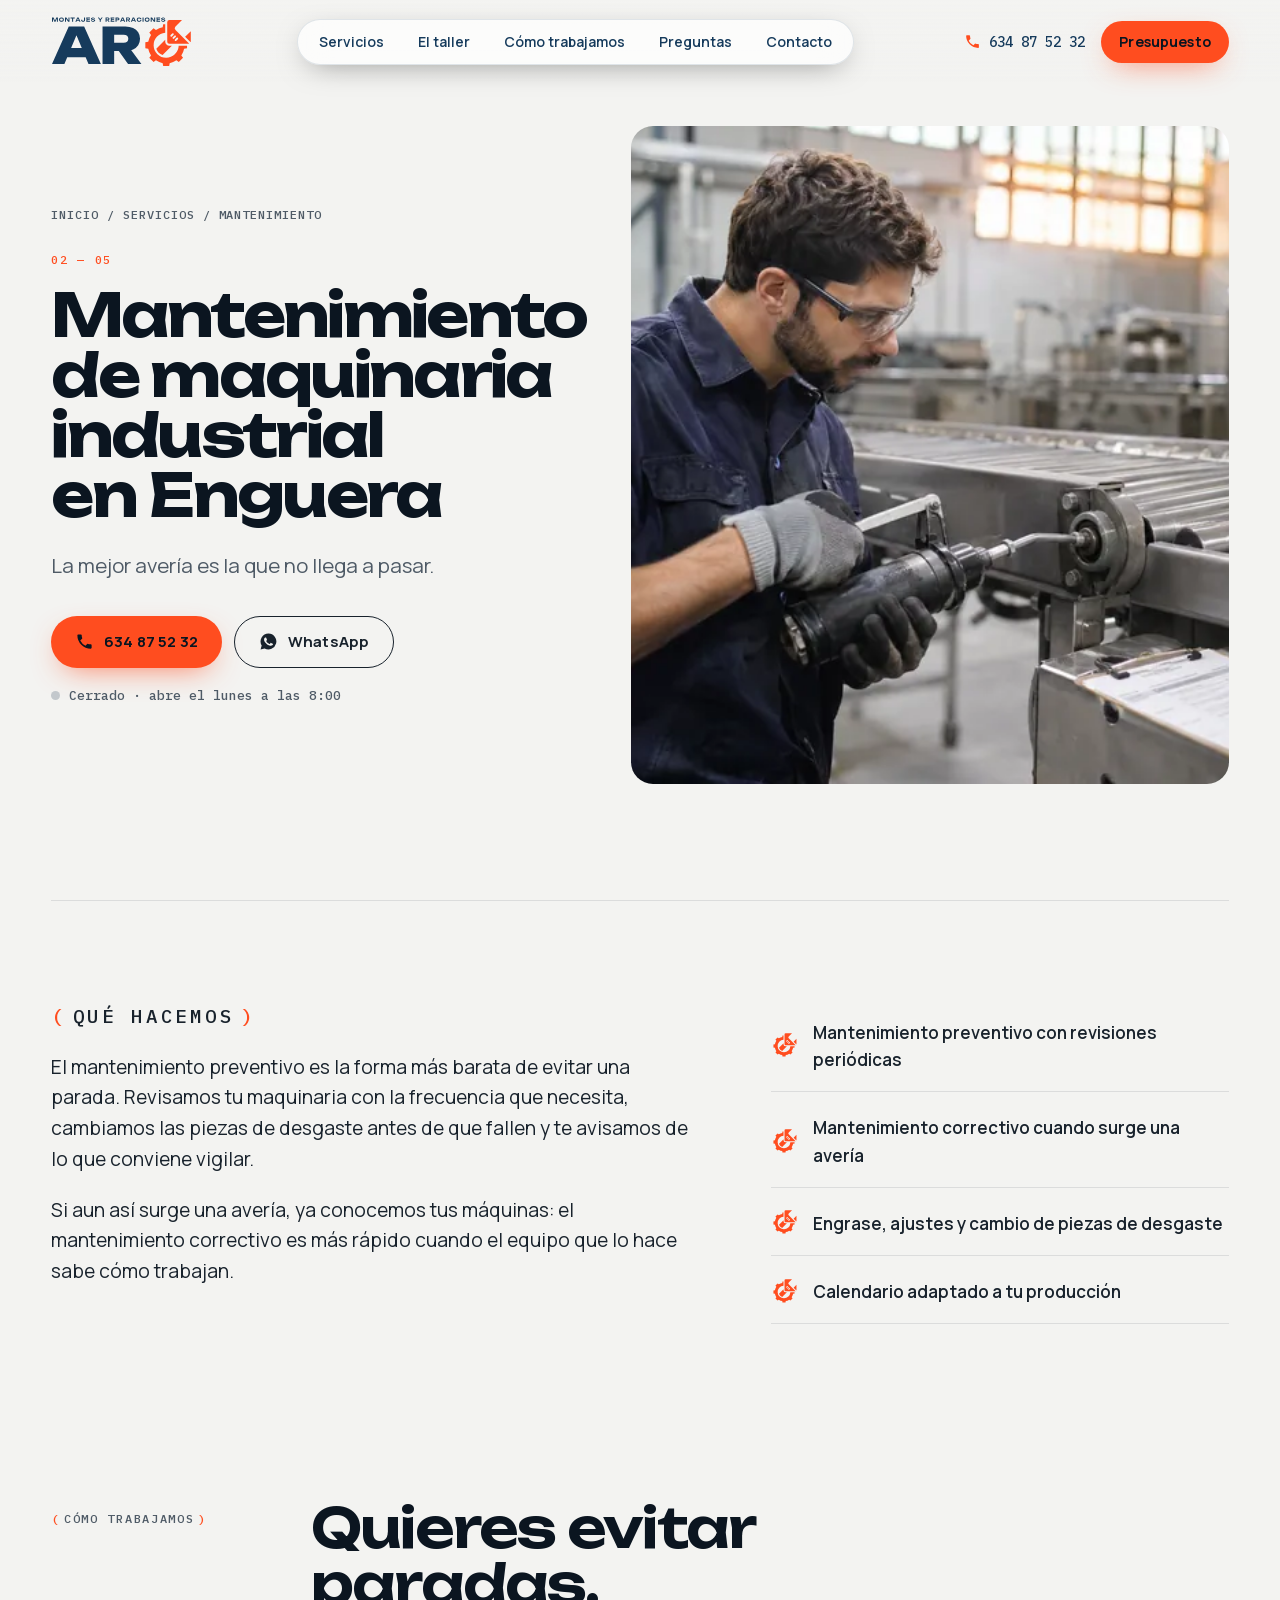
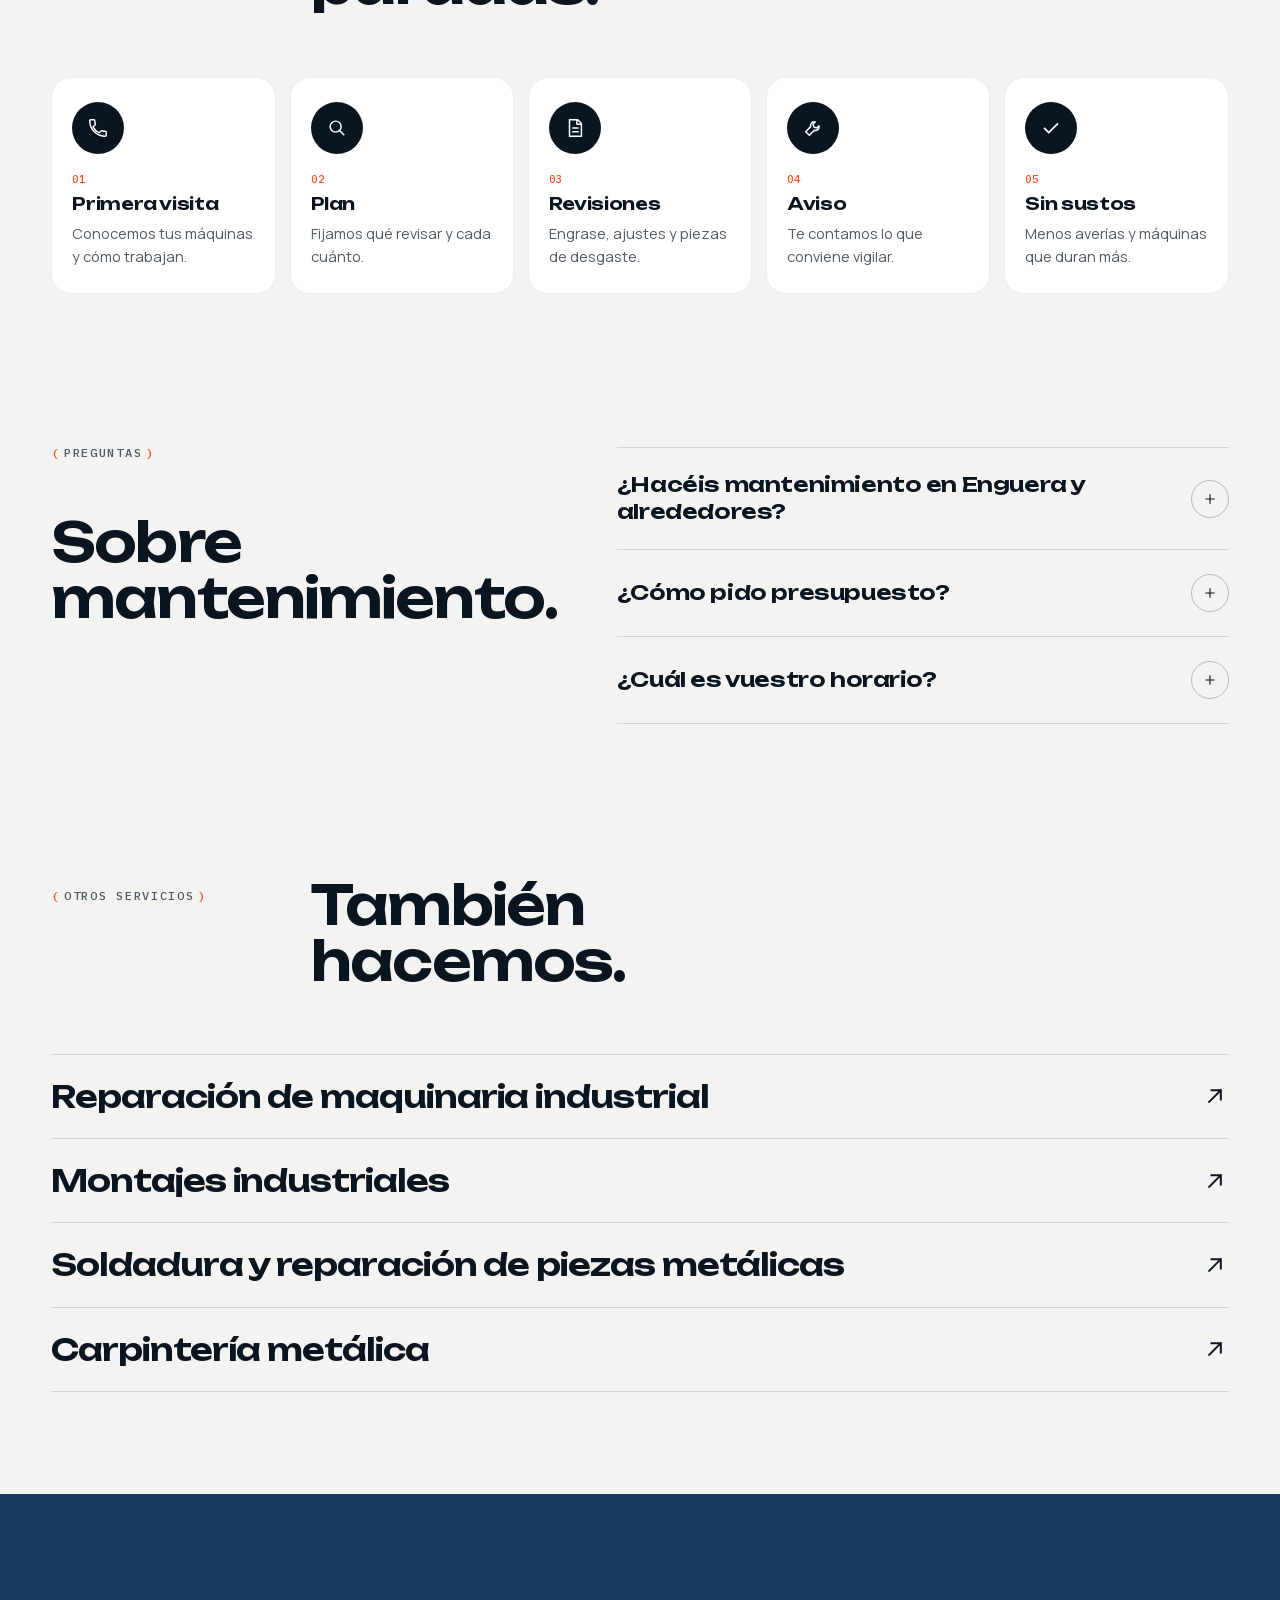
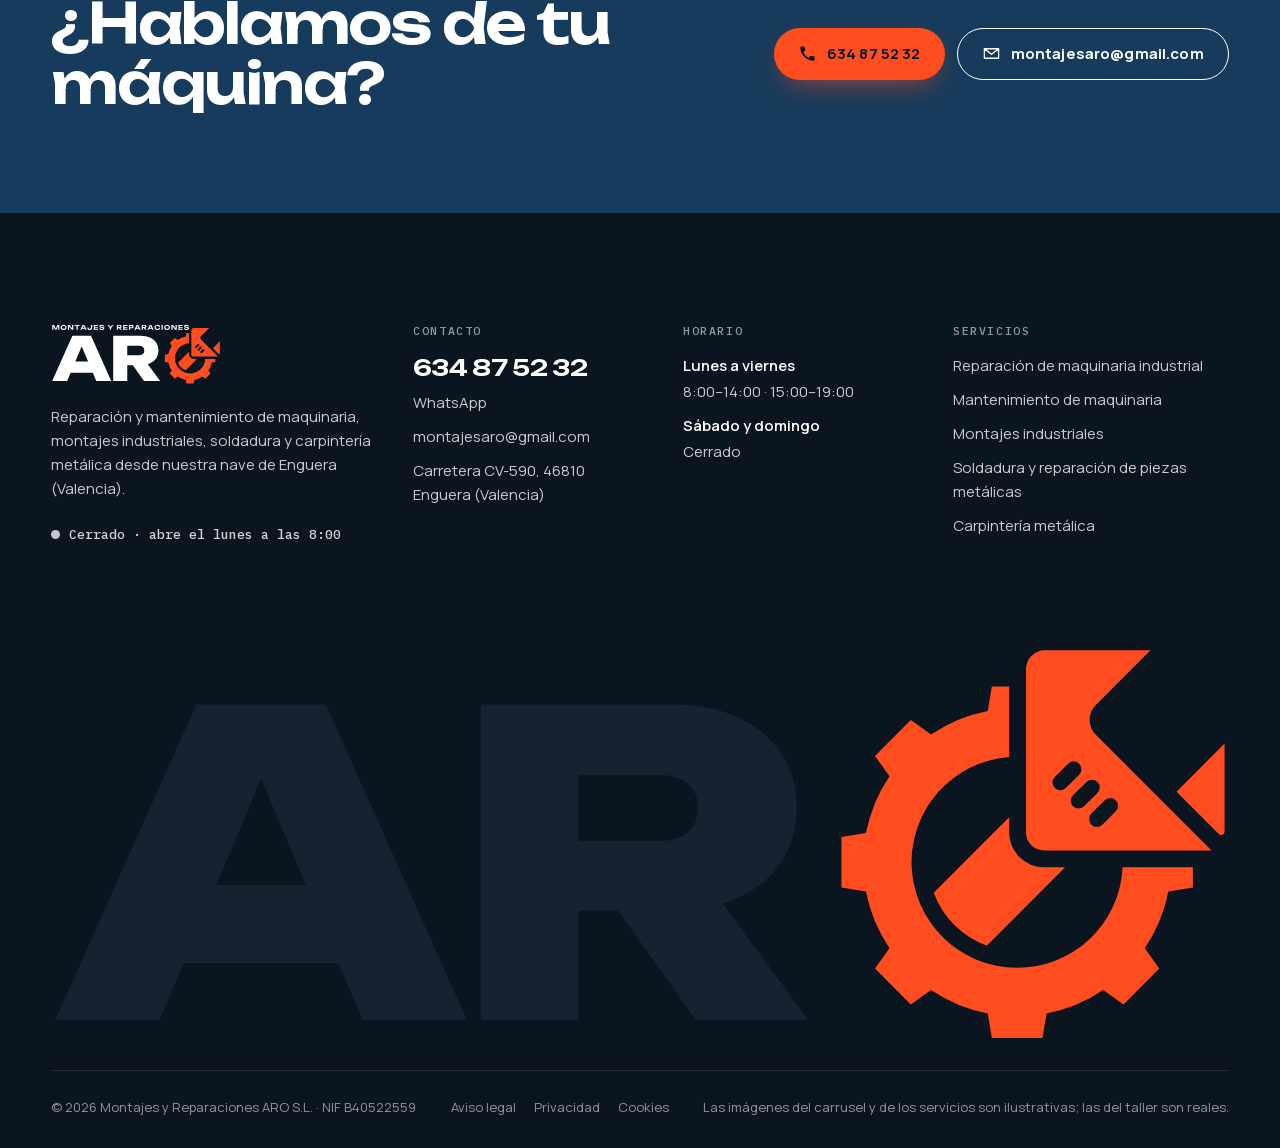
<file: servicios/mantenimiento-de-maquinaria/index.html>
<!doctype html>
<html lang="es">
<head>
<meta charset="utf-8">
<meta name="viewport" content="width=device-width, initial-scale=1, viewport-fit=cover">
<script>document.documentElement.className += ' js';</script>
<title>Mantenimiento de maquinaria en Enguera (Valencia) | ARO</title>
<meta name="description" content="Mantenimiento preventivo y correctivo de maquinaria industrial en Enguera y alrededores. Revisiones periódicas para evitar paradas. ARO · 634 87 52 32.">
<link rel="canonical" href="https://nocodya-hue.github.io/aro-montajes/servicios/mantenimiento-de-maquinaria/">
<meta name="theme-color" content="#0B1520">
<meta name="geo.region" content="ES-V"><meta name="geo.placename" content="Enguera"><meta name="geo.position" content="38.9934104;-0.664753"><meta name="ICBM" content="38.9934104, -0.664753">
<meta property="og:type" content="website"><meta property="og:locale" content="es_ES"><meta property="og:site_name" content="Montajes y Reparaciones ARO">
<meta property="og:title" content="Mantenimiento de maquinaria en Enguera (Valencia) | ARO"><meta property="og:description" content="Mantenimiento preventivo y correctivo de maquinaria industrial en Enguera y alrededores. Revisiones periódicas para evitar paradas. ARO · 634 87 52 32."><meta property="og:url" content="https://nocodya-hue.github.io/aro-montajes/servicios/mantenimiento-de-maquinaria/">
<meta property="og:image" content="https://nocodya-hue.github.io/aro-montajes/media/img/srv-mantenimiento-1600.webp"><meta name="twitter:card" content="summary_large_image">
<link rel="icon" href="../../favicon.svg" type="image/svg+xml">
<link rel="preload" href="../../fonts/unbounded-var.woff2" as="font" type="font/woff2" crossorigin>
<link rel="preload" href="../../fonts/manrope-var.woff2" as="font" type="font/woff2" crossorigin>
<link rel="preload" as="image" imagesrcset="../../media/img/srv-mantenimiento-640.webp 640w, ../../media/img/srv-mantenimiento-1080.webp 1080w" imagesizes="(max-width: 900px) 100vw, 50vw" fetchpriority="high">
<link rel="stylesheet" href="../../css/main.css?v=mvqjrhvc">
<script type="application/ld+json">{"@context":"https://schema.org","@graph":[{"@type":"LocalBusiness","@id":"https://nocodya-hue.github.io/aro-montajes/#negocio","name":"Montajes y Reparaciones ARO","legalName":"Montajes y Reparaciones ARO S.L.","taxID":"B40522559","url":"https://nocodya-hue.github.io/aro-montajes/","image":"https://nocodya-hue.github.io/aro-montajes/media/img/fachada-1600.webp","logo":"https://nocodya-hue.github.io/aro-montajes/media/logo-aro.svg","telephone":"+34634875232","email":"montajesaro@gmail.com","foundingDate":"2018","description":"Reparación y mantenimiento de maquinaria industrial, montajes industriales, soldadura y reparación de piezas metálicas y carpintería metálica en Enguera (Valencia).","address":{"@type":"PostalAddress","streetAddress":"Carretera CV-590","postalCode":"46810","addressLocality":"Enguera","addressRegion":"Valencia","addressCountry":"ES"},"geo":{"@type":"GeoCoordinates","latitude":38.9934104,"longitude":-0.664753},"hasMap":"https://www.google.com/maps/search/?api=1&query=MONTAJES+Y+REPARACIONES+ARO+SLU&query_place_id=ChIJlTMjVoRzYQ0R097Tpfbip1s","openingHoursSpecification":[{"@type":"OpeningHoursSpecification","dayOfWeek":["Monday","Tuesday","Wednesday","Thursday","Friday"],"opens":"08:00","closes":"14:00"},{"@type":"OpeningHoursSpecification","dayOfWeek":["Monday","Tuesday","Wednesday","Thursday","Friday"],"opens":"15:00","closes":"19:00"}],"areaServed":[{"@type":"City","name":"Enguera"},{"@type":"AdministrativeArea","name":"Provincia de Valencia"}],"makesOffer":[{"@type":"Offer","itemOffered":{"@type":"Service","name":"Reparación de maquinaria industrial","url":"https://nocodya-hue.github.io/aro-montajes/servicios/reparacion-maquinaria-industrial/"}},{"@type":"Offer","itemOffered":{"@type":"Service","name":"Mantenimiento de maquinaria","url":"https://nocodya-hue.github.io/aro-montajes/servicios/mantenimiento-de-maquinaria/"}},{"@type":"Offer","itemOffered":{"@type":"Service","name":"Montajes industriales","url":"https://nocodya-hue.github.io/aro-montajes/servicios/montajes-industriales/"}},{"@type":"Offer","itemOffered":{"@type":"Service","name":"Soldadura y reparación de piezas metálicas","url":"https://nocodya-hue.github.io/aro-montajes/servicios/soldadura-y-reparacion-de-piezas-metalicas/"}},{"@type":"Offer","itemOffered":{"@type":"Service","name":"Carpintería metálica","url":"https://nocodya-hue.github.io/aro-montajes/servicios/carpinteria-metalica/"}}]},{"@type":"Service","name":"Mantenimiento de maquinaria","serviceType":"Mantenimiento de maquinaria","description":"Mantenimiento preventivo y correctivo de maquinaria industrial en Enguera y alrededores. Revisiones periódicas para evitar paradas. ARO · 634 87 52 32.","url":"https://nocodya-hue.github.io/aro-montajes/servicios/mantenimiento-de-maquinaria/","provider":{"@id":"https://nocodya-hue.github.io/aro-montajes/#negocio"},"areaServed":{"@type":"City","name":"Enguera"}},{"@type":"BreadcrumbList","itemListElement":[{"@type":"ListItem","position":1,"name":"Inicio","item":"https://nocodya-hue.github.io/aro-montajes/"},{"@type":"ListItem","position":2,"name":"Servicios","item":"https://nocodya-hue.github.io/aro-montajes/#servicios"},{"@type":"ListItem","position":3,"name":"Mantenimiento","item":"https://nocodya-hue.github.io/aro-montajes/servicios/mantenimiento-de-maquinaria/"}]},{"@type":"FAQPage","mainEntity":[{"@type":"Question","name":"¿Hacéis mantenimiento en Enguera y alrededores?","acceptedAnswer":{"@type":"Answer","text":"Sí. Trabajamos desde nuestra nave de Enguera (Valencia) y nos desplazamos a las instalaciones de nuestros clientes con furgonetas de taller."}},{"@type":"Question","name":"¿Cómo pido presupuesto?","acceptedAnswer":{"@type":"Answer","text":"Llámanos al 634 87 52 32, escríbenos por WhatsApp o a montajesaro@gmail.com. Si hace falta, vamos a verlo antes de darte precio."}},{"@type":"Question","name":"¿Cuál es vuestro horario?","acceptedAnswer":{"@type":"Answer","text":"De lunes a viernes, de 8:00 a 14:00 y de 15:00 a 19:00."}}]}]}</script>
</head>
<body class="servicio">
<a class="saltar" href="#contenido">Saltar al contenido</a>
<header class="cab cab--clara" data-cab>
  <a class="cab__marca" href="../../" aria-label="Montajes y Reparaciones ARO, inicio"><svg class="logo cab__logo" viewBox="-20 -960 2819 1037" role="img" aria-label=""><path class="lg-letra lg-sub" transform="translate(-8.0 -846) scale(0.1097)" d="M1147.9 -750V0H968.4V-684.3L1012.1 -680.5L706.7 0H514.4L209.1 -678.6L252.8 -682.9V0H73.2V-750H363.9L649.5 -93.9H573.1L857.2 -750ZM1796.3 15.8Q1664.3 15.8 1564.8 -33.2Q1465.3 -82.2 1409.9 -170.1Q1354.6 -258.1 1354.6 -375Q1354.6 -491.9 1409.9 -579.9Q1465.3 -667.8 1564.8 -716.8Q1664.3 -765.8 1796.3 -765.8Q1928.4 -765.8 2027.8 -716.8Q2127.3 -667.8 2182.7 -579.9Q2238 -491.9 2238 -375Q2238 -258.1 2182.7 -170.1Q2127.3 -82.2 2027.8 -33.2Q1928.4 15.8 1796.3 15.8ZM1796.3 -152.6Q1873.8 -152.6 1929.9 -179.5Q1986 -206.5 2016.6 -256.4Q2047.3 -306.4 2047.3 -375Q2047.3 -443.6 2016.6 -493.6Q1986 -543.5 1929.9 -570.5Q1873.8 -597.4 1796.3 -597.4Q1719.4 -597.4 1663 -570.5Q1606.6 -543.5 1576 -493.6Q1545.3 -443.6 1545.3 -375Q1545.3 -306.4 1576 -256.4Q1606.6 -206.5 1663 -179.5Q1719.4 -152.6 1796.3 -152.6ZM3140.2 -128.6 3079 -117.7V-750H3261.9V0H3024.1L2567.5 -631.9L2628.1 -642.8V0H2445.2V-750H2689.7ZM3740.2 -666.5H3929V0H3740.2ZM3448.3 -750H4221V-582.7H3448.3ZM4542.3 -151.3V-303.5H5060.5V-151.3ZM4928.1 -750 5274.2 0H5072.8L4776.5 -671.2H4834.2L4537.8 0H4336.5L4682.5 -750ZM5391.6 -366.7H5576.5V-339.5Q5576.5 -247.1 5616.1 -197.6Q5655.6 -148.1 5746.7 -148.1Q5836.9 -148.1 5877.6 -195.2Q5918.3 -242.3 5918.3 -325.2V-750H6107.1V-316.2Q6107.1 -211.3 6061.8 -136.7Q6016.6 -62.2 5935.5 -23.2Q5854.5 15.8 5746.7 15.8Q5640.9 15.8 5560.8 -24.4Q5480.6 -64.5 5436.6 -141Q5392.5 -217.5 5392.5 -325.2ZM6969.7 -445.3V-304.7H6427.3V-445.3ZM6554.8 -375 6504.9 -65.2 6426.2 -154.5H7002.3V0H6315.9L6373.6 -375L6315.9 -750H6997.3V-595.5H6426.2L6504.9 -684.8ZM7184.6 -245.4H7376.3Q7381.4 -210.7 7407.2 -185Q7433.1 -159.4 7476.6 -145.4Q7520 -131.4 7578.1 -131.4Q7660.6 -131.4 7708.2 -154.1Q7755.7 -176.8 7755.7 -218.7Q7755.7 -250.9 7728.4 -268.7Q7701.2 -286.4 7625.7 -294.2L7480.8 -309.4Q7330 -324.2 7262.4 -378.9Q7194.8 -433.6 7194.8 -528.6Q7194.8 -604.4 7239.2 -657.4Q7283.6 -710.4 7364.4 -738.1Q7445.1 -765.8 7553.4 -765.8Q7659.8 -765.8 7742.1 -735.1Q7824.4 -704.5 7873.1 -649.4Q7921.9 -594.3 7926.3 -520.5H7734.7Q7730.6 -550.6 7707.5 -572.4Q7684.4 -594.2 7644.5 -606.4Q7604.6 -618.6 7549.5 -618.6Q7474.2 -618.6 7429.7 -597.2Q7385.3 -575.7 7385.3 -535.9Q7385.3 -506.3 7411.5 -489Q7437.7 -471.8 7506.1 -464L7659.3 -447.3Q7764.4 -436.4 7827.1 -412Q7889.9 -387.6 7917.8 -345.6Q7945.8 -303.7 7945.8 -239.9Q7945.8 -162.9 7899.5 -105.3Q7853.3 -47.7 7769.7 -16Q7686.2 15.8 7574.8 15.8Q7460.5 15.8 7373.7 -16.9Q7286.9 -49.6 7237.3 -108.5Q7187.7 -167.5 7184.6 -245.4ZM8784 0V-363.4H8972.7V0ZM8431.8 -750H8641.1L8921.5 -394.4H8834.3L9114.1 -750H9323.5L8938.8 -262.1L8817.5 -260.2ZM9978.9 -419.7H10260.1Q10313.4 -419.7 10344.1 -444.3Q10374.7 -468.8 10374.7 -512.7Q10374.7 -557.2 10344.1 -581.5Q10313.4 -605.8 10260.1 -605.8H9952.3L10036.9 -698.7V0H9848.2V-750H10284.7Q10368.6 -750 10431.7 -720.1Q10494.8 -690.3 10530.1 -637.3Q10565.4 -584.3 10565.4 -512.7Q10565.4 -443.1 10530.1 -389.9Q10494.8 -336.7 10431.7 -307.1Q10368.6 -277.5 10284.7 -277.5H9978.9ZM10099.9 -351H10313.4L10589.4 0H10369.7ZM11413.7 -445.3V-304.7H10871.3V-445.3ZM10998.8 -375 10948.9 -65.2 10870.2 -154.5H11446.3V0H10759.9L10817.6 -375L10759.9 -750H11441.3V-595.5H10870.2L10948.9 -684.8ZM12080.2 -750Q12172.3 -750 12238.8 -718.4Q12305.2 -686.8 12340.7 -629.7Q12376.3 -572.6 12376.3 -496.8Q12376.3 -420.9 12340.7 -363.8Q12305.2 -306.7 12238.8 -275.2Q12172.3 -243.6 12080.2 -243.6H11752.2V-396.8H12069.8Q12124.3 -396.8 12154.9 -423.5Q12185.5 -450.1 12185.5 -496.8Q12185.5 -543.9 12154.9 -570.4Q12124.3 -596.8 12069.8 -596.8H11769.3L11853.9 -685.3V0H11665.2V-750ZM12700.3 -151.3V-303.5H13218.5V-151.3ZM13086.1 -750 13432.2 0H13230.8L12934.5 -671.2H12992.2L12695.8 0H12494.5L12840.5 -750ZM13733.9 -419.7H14015.1Q14068.4 -419.7 14099.1 -444.3Q14129.7 -468.8 14129.7 -512.7Q14129.7 -557.2 14099.1 -581.5Q14068.4 -605.8 14015.1 -605.8H13707.3L13791.9 -698.7V0H13603.2V-750H14039.7Q14123.6 -750 14186.7 -720.1Q14249.8 -690.3 14285.1 -637.3Q14320.4 -584.3 14320.4 -512.7Q14320.4 -443.1 14285.1 -389.9Q14249.8 -336.7 14186.7 -307.1Q14123.6 -277.5 14039.7 -277.5H13733.9ZM13854.9 -351H14068.4L14344.4 0H14124.7ZM14673.3 -151.3V-303.5H15191.5V-151.3ZM15059.1 -750 15405.2 0H15203.8L14907.5 -671.2H14965.2L14668.8 0H14467.5L14813.5 -750ZM16399.2 -309.6Q16388.3 -212.7 16332 -139.2Q16275.7 -65.8 16184.1 -25Q16092.5 15.8 15974.5 15.8Q15844.9 15.8 15747.6 -33.2Q15650.4 -82.2 15596.3 -170.1Q15542.1 -258.1 15542.1 -375Q15542.1 -491.9 15596.3 -579.9Q15650.4 -667.8 15747.6 -716.8Q15844.9 -765.8 15974.5 -765.8Q16092.5 -765.8 16184.1 -725Q16275.7 -684.2 16332 -611Q16388.3 -537.9 16399.2 -440.4H16209.4Q16199.3 -490.9 16168.5 -527Q16137.6 -563 16088.4 -582.4Q16039.1 -601.9 15974 -601.9Q15899.5 -601.9 15845.3 -574.5Q15791.2 -547.1 15762 -496Q15732.9 -444.9 15732.9 -375Q15732.9 -305.1 15762 -254.2Q15791.2 -203.3 15845.3 -175.7Q15899.5 -148.1 15974 -148.1Q16039.1 -148.1 16088.4 -166.8Q16137.6 -185.6 16168.5 -221.9Q16199.3 -258.2 16209.4 -309.6ZM16600.2 -750H16788.9V0H16600.2ZM17437.3 15.8Q17305.3 15.8 17205.8 -33.2Q17106.3 -82.2 17050.9 -170.1Q16995.6 -258.1 16995.6 -375Q16995.6 -491.9 17050.9 -579.9Q17106.3 -667.8 17205.8 -716.8Q17305.3 -765.8 17437.3 -765.8Q17569.4 -765.8 17668.8 -716.8Q17768.3 -667.8 17823.7 -579.9Q17879 -491.9 17879 -375Q17879 -258.1 17823.7 -170.1Q17768.3 -82.2 17668.8 -33.2Q17569.4 15.8 17437.3 15.8ZM17437.3 -152.6Q17514.8 -152.6 17570.9 -179.5Q17627 -206.5 17657.6 -256.4Q17688.3 -306.4 17688.3 -375Q17688.3 -443.6 17657.6 -493.6Q17627 -543.5 17570.9 -570.5Q17514.8 -597.4 17437.3 -597.4Q17360.4 -597.4 17304 -570.5Q17247.6 -543.5 17217 -493.6Q17186.3 -443.6 17186.3 -375Q17186.3 -306.4 17217 -256.4Q17247.6 -206.5 17304 -179.5Q17360.4 -152.6 17437.3 -152.6ZM18781.2 -128.6 18720 -117.7V-750H18902.9V0H18665.1L18208.5 -631.9L18269.1 -642.8V0H18086.2V-750H18330.7ZM19774.7 -445.3V-304.7H19232.3V-445.3ZM19359.8 -375 19309.9 -65.2 19231.2 -154.5H19807.3V0H19120.9L19178.6 -375L19120.9 -750H19802.3V-595.5H19231.2L19309.9 -684.8ZM19989.6 -245.4H20181.3Q20186.4 -210.7 20212.2 -185Q20238.1 -159.4 20281.6 -145.4Q20325 -131.4 20383.1 -131.4Q20465.6 -131.4 20513.2 -154.1Q20560.7 -176.8 20560.7 -218.7Q20560.7 -250.9 20533.4 -268.7Q20506.2 -286.4 20430.7 -294.2L20285.8 -309.4Q20135 -324.2 20067.4 -378.9Q19999.8 -433.6 19999.8 -528.6Q19999.8 -604.4 20044.2 -657.4Q20088.6 -710.4 20169.4 -738.1Q20250.1 -765.8 20358.4 -765.8Q20464.8 -765.8 20547.1 -735.1Q20629.4 -704.5 20678.1 -649.4Q20726.9 -594.3 20731.3 -520.5H20539.7Q20535.6 -550.6 20512.5 -572.4Q20489.4 -594.2 20449.5 -606.4Q20409.6 -618.6 20354.5 -618.6Q20279.2 -618.6 20234.7 -597.2Q20190.3 -575.7 20190.3 -535.9Q20190.3 -506.3 20216.5 -489Q20242.7 -471.8 20311.1 -464L20464.3 -447.3Q20569.4 -436.4 20632.1 -412Q20694.9 -387.6 20722.8 -345.6Q20750.8 -303.7 20750.8 -239.9Q20750.8 -162.9 20704.5 -105.3Q20658.3 -47.7 20574.7 -16Q20491.2 15.8 20379.8 15.8Q20265.5 15.8 20178.7 -16.9Q20091.9 -49.6 20042.3 -108.5Q19992.7 -167.5 19989.6 -245.4Z"/><path class="lg-letra" transform="translate(1 0)" d="M227.2 -135.2V-321H740.8V-135.2ZM642.4 -750 977.6 0H729.4L456.8 -648.8H519.8L247.2 0H-1L334.2 -750Z"/><path class="lg-letra" transform="translate(947 0)" d="M225.6 -425.6H488.2Q531.8 -425.6 556.3 -446Q580.8 -466.4 580.8 -504Q580.8 -541.8 556.3 -562.1Q531.8 -582.4 488.2 -582.4H193L297.6 -690V0H64.8V-750H522.6Q610.4 -750 676.3 -719.1Q742.2 -688.2 778.9 -633.3Q815.6 -578.4 815.6 -504Q815.6 -431.6 778.9 -376.3Q742.2 -321 676.3 -290.5Q610.4 -260 522.6 -260H225.6ZM325.6 -351H584.6L843.4 0H575.8Z"/><path class="lg-aro" fill-rule="evenodd" d="M2267.4 -792.7L2226.2 -792.7L2216.6 -734.3A366 366 0 0 0 2081.7 -678.4L2033.6 -712.9L1948.5 -627.8L1983 -579.7A366 366 0 0 0 1927.1 -444.8L1868.7 -435.2L1868.7 -314.8L1927.1 -305.2A366 366 0 0 0 1983 -170.3L1948.5 -122.2L2033.6 -37.1L2081.7 -71.6A366 366 0 0 0 2216.6 -15.7L2226.2 42.7L2346.6 42.7L2356.2 -15.7A366 366 0 0 0 2491.1 -71.6L2539.2 -37.1L2624.3 -122.2L2589.8 -170.3A366 366 0 0 0 2645.7 -305.2L2704.1 -314.8L2704.1 -363L2537.1 -363A251 251 0 1 1 2267.4 -625.3L2267.4 -792.7ZM2352.4 -879L2603.4 -879L2473.3 -748.9A50 50 0 0 0 2473.3 -678.1L2748.4 -403L2350.4 -403A43 43 0 0 1 2307.4 -446L2307.4 -834A45 45 0 0 1 2352.4 -879ZM2433.8 -583.2A18.5 18.5 0 0 0 2407.6 -609.4L2375.8 -577.6A18.5 18.5 0 0 0 2402 -551.4L2433.8 -583.2ZM2477.3 -539.7A18.5 18.5 0 0 0 2451.1 -565.9L2419.3 -534.1A18.5 18.5 0 0 0 2445.5 -507.9L2477.3 -539.7ZM2520.8 -496.2A18.5 18.5 0 0 0 2494.6 -522.4L2462.8 -490.6A18.5 18.5 0 0 0 2489 -464.4L2520.8 -496.2ZM2267.4 -482L2088.2 -302.8A211 211 0 0 0 2214.2 -176.8L2400.4 -363L2350.4 -363A83 83 0 0 1 2267.4 -446L2267.4 -482ZM2665.2 -542.8L2779.4 -657L2779.4 -447.9A8 8 0 0 1 2765.7 -442.2L2665.2 -542.8Z"/></svg></a>
  <nav class="cab__nav" aria-label="Principal"><a href="../../#servicios">Servicios</a><a href="../../#taller">El taller</a><a href="../../#como-trabajamos">Cómo trabajamos</a><a href="../../#preguntas">Preguntas</a><a href="../../#contacto">Contacto</a></nav>
  <div class="cab__acc">
    <a class="cab__tel" href="tel:+34634875232" aria-label="Llamar al 634 87 52 32"><svg viewBox="0 0 24 24" aria-hidden="true"><path d="M6.6 10.8a15 15 0 0 0 6.6 6.6l2.2-2.2c.3-.3.7-.4 1-.2 1.1.4 2.3.6 3.6.6.6 0 1 .4 1 1V20c0 .6-.4 1-1 1A17 17 0 0 1 3 4c0-.6.4-1 1-1h3.5c.6 0 1 .4 1 1 0 1.3.2 2.5.6 3.6.1.3 0 .7-.2 1z" fill="currentColor"/></svg><span>634 87 52 32</span></a>
    <a class="btn btn--chispa btn--mini" href="../../#contacto">Presupuesto</a>
    <button class="cab__menu" type="button" aria-expanded="false" aria-controls="menu" aria-label="Abrir menú" data-menu><span></span><span></span></button>
  </div>
</header>
<div class="menu" id="menu" data-menu-panel hidden>
  <nav aria-label="Menú"><a href="../../#servicios"><i>01</i>Servicios</a><a href="../../#taller"><i>02</i>El taller</a><a href="../../#como-trabajamos"><i>03</i>Cómo trabajamos</a><a href="../../#preguntas"><i>04</i>Preguntas</a><a href="../../#contacto"><i>05</i>Contacto</a></nav>
  <div class="menu__srv"><b>Servicios</b><a href="../../servicios/reparacion-maquinaria-industrial/">Reparación de maquinaria</a><a href="../../servicios/mantenimiento-de-maquinaria/">Mantenimiento</a><a href="../../servicios/montajes-industriales/">Montajes industriales</a><a href="../../servicios/soldadura-y-reparacion-de-piezas-metalicas/">Soldadura y piezas metálicas</a><a href="../../servicios/carpinteria-metalica/">Carpintería metálica</a></div>
  <div class="menu__pie"><span class="estado estado--claro" data-estado data-horario='{"1":[["08:00","14:00"],["15:00","19:00"]],"2":[["08:00","14:00"],["15:00","19:00"]],"3":[["08:00","14:00"],["15:00","19:00"]],"4":[["08:00","14:00"],["15:00","19:00"]],"5":[["08:00","14:00"],["15:00","19:00"]]}'><i></i><span data-estado-txt>L–V 8:00–14:00 · 15:00–19:00</span></span><a class="btn btn--chispa btn--ancho" href="tel:+34634875232"><svg viewBox="0 0 24 24" aria-hidden="true"><path d="M6.6 10.8a15 15 0 0 0 6.6 6.6l2.2-2.2c.3-.3.7-.4 1-.2 1.1.4 2.3.6 3.6.6.6 0 1 .4 1 1V20c0 .6-.4 1-1 1A17 17 0 0 1 3 4c0-.6.4-1 1-1h3.5c.6 0 1 .4 1 1 0 1.3.2 2.5.6 3.6.1.3 0 .7-.2 1z" fill="currentColor"/></svg><span>Llamar al 634 87 52 32</span></a></div>
</div>
<main id="contenido" class="pag">
  <section class="pag__hero">
    <div class="env pag__hero-env">
      <nav class="migas" aria-label="Estás en"><a href="../../">Inicio</a><span>/</span><a href="../../#servicios">Servicios</a><span>/</span><span aria-current="page">Mantenimiento</span></nav>
      <p class="pag__n">02 — 05</p>
      <h1 class="pag__t">Mantenimiento de maquinaria industrial en Enguera</h1>
      <p class="pag__lema">La mejor avería es la que no llega a pasar.</p>
      <div class="pag__acc"><a class="btn btn--chispa" href="tel:+34634875232"><svg viewBox="0 0 24 24" aria-hidden="true"><path d="M6.6 10.8a15 15 0 0 0 6.6 6.6l2.2-2.2c.3-.3.7-.4 1-.2 1.1.4 2.3.6 3.6.6.6 0 1 .4 1 1V20c0 .6-.4 1-1 1A17 17 0 0 1 3 4c0-.6.4-1 1-1h3.5c.6 0 1 .4 1 1 0 1.3.2 2.5.6 3.6.1.3 0 .7-.2 1z" fill="currentColor"/></svg><span>634 87 52 32</span></a><a class="btn btn--linea" href="https://wa.me/34634875232?text=Hola%2C%20quiero%20informaci%C3%B3n%20sobre%20mantenimiento%20de%20maquinaria." target="_blank" rel="noopener"><svg viewBox="0 0 24 24" aria-hidden="true"><path d="M12 2a10 10 0 0 0-8.6 15.1L2 22l5-1.3A10 10 0 1 0 12 2zm5.3 14.1c-.2.6-1.3 1.2-1.8 1.2-.5.1-1 .2-3.3-.7-2.8-1.1-4.5-3.9-4.7-4.1-.1-.2-1.1-1.5-1.1-2.8s.7-2 1-2.3c.2-.3.5-.3.7-.3h.5c.2 0 .4 0 .6.5l.8 2c.1.2.1.4 0 .5l-.3.5-.4.4c-.1.1-.3.3-.1.6.2.3.8 1.3 1.6 2.1 1.1 1 2 1.3 2.3 1.4.3.1.5.1.6-.1l.9-1.1c.2-.3.4-.2.7-.1l1.9.9c.3.1.5.2.5.3.1.2.1.7-.1 1.2z" fill="currentColor"/></svg><span>WhatsApp</span></a><span class="estado " data-estado data-horario='{"1":[["08:00","14:00"],["15:00","19:00"]],"2":[["08:00","14:00"],["15:00","19:00"]],"3":[["08:00","14:00"],["15:00","19:00"]],"4":[["08:00","14:00"],["15:00","19:00"]],"5":[["08:00","14:00"],["15:00","19:00"]]}'><i></i><span data-estado-txt>L–V 8:00–14:00 · 15:00–19:00</span></span></div>
    </div>
    <div class="pag__foto persiana" data-persiana><img src="../../media/img/srv-mantenimiento-1080.webp" srcset="../../media/img/srv-mantenimiento-640.webp 640w, ../../media/img/srv-mantenimiento-1080.webp 1080w" sizes="(max-width: 900px) 100vw, 50vw" alt="Mantenimiento de maquinaria (imagen ilustrativa)" loading="eager" decoding="sync" fetchpriority="high"><span class="persiana__lamas" aria-hidden="true"><i></i><i></i><i></i><i></i><i></i><i></i><i></i><i></i><i></i></span></div>
  </section>
  <section class="pag__cuerpo env">
    <div class="pag__texto"><p class="eti "><span>(</span>Qué hacemos<span>)</span></p><p>El mantenimiento preventivo es la forma más barata de evitar una parada. Revisamos tu maquinaria con la frecuencia que necesita, cambiamos las piezas de desgaste antes de que fallen y te avisamos de lo que conviene vigilar.</p><p>Si aun así surge una avería, ya conocemos tus máquinas: el mantenimiento correctivo es más rápido cuando el equipo que lo hace sabe cómo trabajan.</p></div>
    <ul class="pag__puntos"><li><svg class="pag__aro" viewBox="-514 -514 1028 1028" aria-hidden="true" focusable="false"><path fill-rule="evenodd" d="M-19 -417.7L-60.2 -417.7L-69.8 -359.3A366 366 0 0 0 -204.7 -303.4L-252.8 -337.9L-337.9 -252.8L-303.4 -204.7A366 366 0 0 0 -359.3 -69.8L-417.7 -60.2L-417.7 60.2L-359.3 69.8A366 366 0 0 0 -303.4 204.7L-337.9 252.8L-252.8 337.9L-204.7 303.4A366 366 0 0 0 -69.8 359.3L-60.2 417.7L60.2 417.7L69.8 359.3A366 366 0 0 0 204.7 303.4L252.8 337.9L337.9 252.8L303.4 204.7A366 366 0 0 0 359.3 69.8L417.7 60.2L417.7 12L250.7 12A251 251 0 1 1 -19 -250.3L-19 -417.7ZM66 -504L317 -504L186.9 -373.9A50 50 0 0 0 186.9 -303.1L462 -28L64 -28A43 43 0 0 1 21 -71L21 -459A45 45 0 0 1 66 -504ZM147.4 -208.2A18.5 18.5 0 0 0 121.2 -234.4L89.4 -202.6A18.5 18.5 0 0 0 115.6 -176.4L147.4 -208.2ZM190.9 -164.7A18.5 18.5 0 0 0 164.7 -190.9L132.9 -159.1A18.5 18.5 0 0 0 159.1 -132.9L190.9 -164.7ZM234.4 -121.2A18.5 18.5 0 0 0 208.2 -147.4L176.4 -115.6A18.5 18.5 0 0 0 202.6 -89.4L234.4 -121.2ZM-19 -107L-198.2 72.2A211 211 0 0 0 -72.2 198.2L114 12L64 12A83 83 0 0 1 -19 -71L-19 -107ZM378.8 -167.8L493 -282L493 -72.9A8 8 0 0 1 479.3 -67.2L378.8 -167.8Z"/></svg><span>Mantenimiento preventivo con revisiones periódicas</span></li><li><svg class="pag__aro" viewBox="-514 -514 1028 1028" aria-hidden="true" focusable="false"><path fill-rule="evenodd" d="M-19 -417.7L-60.2 -417.7L-69.8 -359.3A366 366 0 0 0 -204.7 -303.4L-252.8 -337.9L-337.9 -252.8L-303.4 -204.7A366 366 0 0 0 -359.3 -69.8L-417.7 -60.2L-417.7 60.2L-359.3 69.8A366 366 0 0 0 -303.4 204.7L-337.9 252.8L-252.8 337.9L-204.7 303.4A366 366 0 0 0 -69.8 359.3L-60.2 417.7L60.2 417.7L69.8 359.3A366 366 0 0 0 204.7 303.4L252.8 337.9L337.9 252.8L303.4 204.7A366 366 0 0 0 359.3 69.8L417.7 60.2L417.7 12L250.7 12A251 251 0 1 1 -19 -250.3L-19 -417.7ZM66 -504L317 -504L186.9 -373.9A50 50 0 0 0 186.9 -303.1L462 -28L64 -28A43 43 0 0 1 21 -71L21 -459A45 45 0 0 1 66 -504ZM147.4 -208.2A18.5 18.5 0 0 0 121.2 -234.4L89.4 -202.6A18.5 18.5 0 0 0 115.6 -176.4L147.4 -208.2ZM190.9 -164.7A18.5 18.5 0 0 0 164.7 -190.9L132.9 -159.1A18.5 18.5 0 0 0 159.1 -132.9L190.9 -164.7ZM234.4 -121.2A18.5 18.5 0 0 0 208.2 -147.4L176.4 -115.6A18.5 18.5 0 0 0 202.6 -89.4L234.4 -121.2ZM-19 -107L-198.2 72.2A211 211 0 0 0 -72.2 198.2L114 12L64 12A83 83 0 0 1 -19 -71L-19 -107ZM378.8 -167.8L493 -282L493 -72.9A8 8 0 0 1 479.3 -67.2L378.8 -167.8Z"/></svg><span>Mantenimiento correctivo cuando surge una avería</span></li><li><svg class="pag__aro" viewBox="-514 -514 1028 1028" aria-hidden="true" focusable="false"><path fill-rule="evenodd" d="M-19 -417.7L-60.2 -417.7L-69.8 -359.3A366 366 0 0 0 -204.7 -303.4L-252.8 -337.9L-337.9 -252.8L-303.4 -204.7A366 366 0 0 0 -359.3 -69.8L-417.7 -60.2L-417.7 60.2L-359.3 69.8A366 366 0 0 0 -303.4 204.7L-337.9 252.8L-252.8 337.9L-204.7 303.4A366 366 0 0 0 -69.8 359.3L-60.2 417.7L60.2 417.7L69.8 359.3A366 366 0 0 0 204.7 303.4L252.8 337.9L337.9 252.8L303.4 204.7A366 366 0 0 0 359.3 69.8L417.7 60.2L417.7 12L250.7 12A251 251 0 1 1 -19 -250.3L-19 -417.7ZM66 -504L317 -504L186.9 -373.9A50 50 0 0 0 186.9 -303.1L462 -28L64 -28A43 43 0 0 1 21 -71L21 -459A45 45 0 0 1 66 -504ZM147.4 -208.2A18.5 18.5 0 0 0 121.2 -234.4L89.4 -202.6A18.5 18.5 0 0 0 115.6 -176.4L147.4 -208.2ZM190.9 -164.7A18.5 18.5 0 0 0 164.7 -190.9L132.9 -159.1A18.5 18.5 0 0 0 159.1 -132.9L190.9 -164.7ZM234.4 -121.2A18.5 18.5 0 0 0 208.2 -147.4L176.4 -115.6A18.5 18.5 0 0 0 202.6 -89.4L234.4 -121.2ZM-19 -107L-198.2 72.2A211 211 0 0 0 -72.2 198.2L114 12L64 12A83 83 0 0 1 -19 -71L-19 -107ZM378.8 -167.8L493 -282L493 -72.9A8 8 0 0 1 479.3 -67.2L378.8 -167.8Z"/></svg><span>Engrase, ajustes y cambio de piezas de desgaste</span></li><li><svg class="pag__aro" viewBox="-514 -514 1028 1028" aria-hidden="true" focusable="false"><path fill-rule="evenodd" d="M-19 -417.7L-60.2 -417.7L-69.8 -359.3A366 366 0 0 0 -204.7 -303.4L-252.8 -337.9L-337.9 -252.8L-303.4 -204.7A366 366 0 0 0 -359.3 -69.8L-417.7 -60.2L-417.7 60.2L-359.3 69.8A366 366 0 0 0 -303.4 204.7L-337.9 252.8L-252.8 337.9L-204.7 303.4A366 366 0 0 0 -69.8 359.3L-60.2 417.7L60.2 417.7L69.8 359.3A366 366 0 0 0 204.7 303.4L252.8 337.9L337.9 252.8L303.4 204.7A366 366 0 0 0 359.3 69.8L417.7 60.2L417.7 12L250.7 12A251 251 0 1 1 -19 -250.3L-19 -417.7ZM66 -504L317 -504L186.9 -373.9A50 50 0 0 0 186.9 -303.1L462 -28L64 -28A43 43 0 0 1 21 -71L21 -459A45 45 0 0 1 66 -504ZM147.4 -208.2A18.5 18.5 0 0 0 121.2 -234.4L89.4 -202.6A18.5 18.5 0 0 0 115.6 -176.4L147.4 -208.2ZM190.9 -164.7A18.5 18.5 0 0 0 164.7 -190.9L132.9 -159.1A18.5 18.5 0 0 0 159.1 -132.9L190.9 -164.7ZM234.4 -121.2A18.5 18.5 0 0 0 208.2 -147.4L176.4 -115.6A18.5 18.5 0 0 0 202.6 -89.4L234.4 -121.2ZM-19 -107L-198.2 72.2A211 211 0 0 0 -72.2 198.2L114 12L64 12A83 83 0 0 1 -19 -71L-19 -107ZM378.8 -167.8L493 -282L493 -72.9A8 8 0 0 1 479.3 -67.2L378.8 -167.8Z"/></svg><span>Calendario adaptado a tu producción</span></li></ul>
  </section>
  <section class="pag__proc env">
    <div class="cabeza cabeza--fila"><p class="eti "><span>(</span>Cómo trabajamos<span>)</span></p><h2 class="titular">Quieres evitar paradas.</h2></div>
    <ol class="pag__pasos"><li><span class="proc__ico"><svg viewBox="0 0 24 24" aria-hidden="true"><path d="M6.6 10.8a15 15 0 0 0 6.6 6.6l2.2-2.2c.3-.3.7-.4 1-.2 1.1.4 2.3.6 3.6.6.6 0 1 .4 1 1V20c0 .6-.4 1-1 1A17 17 0 0 1 3 4c0-.6.4-1 1-1h3.5c.6 0 1 .4 1 1 0 1.3.2 2.5.6 3.6.1.3 0 .7-.2 1z" fill="none" stroke="currentColor" stroke-width="1.6"/></svg></span><i>01</i><b>Primera visita</b><p>Conocemos tus máquinas y cómo trabajan.</p></li><li><span class="proc__ico"><svg viewBox="0 0 24 24" aria-hidden="true"><circle cx="10.5" cy="10.5" r="6" fill="none" stroke="currentColor" stroke-width="1.6"/><path d="M15 15l5 5" stroke="currentColor" stroke-width="1.6"/></svg></span><i>02</i><b>Plan</b><p>Fijamos qué revisar y cada cuánto.</p></li><li><span class="proc__ico"><svg viewBox="0 0 24 24" aria-hidden="true"><path d="M6 3h9l4 4v14H6z M14 3v5h5 M9 12h7 M9 16h7" fill="none" stroke="currentColor" stroke-width="1.6" stroke-linejoin="round"/></svg></span><i>03</i><b>Revisiones</b><p>Engrase, ajustes y piezas de desgaste.</p></li><li><span class="proc__ico"><svg viewBox="0 0 24 24" aria-hidden="true"><path d="M14.5 5.5a4 4 0 0 0-5 5L4 16l4 4 5.5-5.5a4 4 0 0 0 5-5l-2.5 2.5-3-1-1-3z" fill="none" stroke="currentColor" stroke-width="1.6" stroke-linejoin="round"/></svg></span><i>04</i><b>Aviso</b><p>Te contamos lo que conviene vigilar.</p></li><li><span class="proc__ico"><svg viewBox="0 0 24 24" aria-hidden="true"><path d="M5 12.5l4.5 4.5L19 7.5" fill="none" stroke="currentColor" stroke-width="1.8" stroke-linecap="square"/></svg></span><i>05</i><b>Sin sustos</b><p>Menos averías y máquinas que duran más.</p></li></ol>
  </section>
  <section class="pag__faq env">
    <div class="cabeza"><p class="eti "><span>(</span>Preguntas<span>)</span></p><h2 class="titular">Sobre mantenimiento.</h2></div>
    <div class="faq__lista"><details class="faq__item"><summary><span>¿Hacéis mantenimiento en Enguera y alrededores?</span><i><svg viewBox="0 0 24 24" aria-hidden="true"><path d="M12 5v14M5 12h14" fill="none" stroke="currentColor" stroke-width="1.7"/></svg></i></summary><p>Sí. Trabajamos desde nuestra nave de Enguera (Valencia) y nos desplazamos a las instalaciones de nuestros clientes con furgonetas de taller.</p></details><details class="faq__item"><summary><span>¿Cómo pido presupuesto?</span><i><svg viewBox="0 0 24 24" aria-hidden="true"><path d="M12 5v14M5 12h14" fill="none" stroke="currentColor" stroke-width="1.7"/></svg></i></summary><p>Llámanos al 634 87 52 32, escríbenos por WhatsApp o a montajesaro@gmail.com. Si hace falta, vamos a verlo antes de darte precio.</p></details><details class="faq__item"><summary><span>¿Cuál es vuestro horario?</span><i><svg viewBox="0 0 24 24" aria-hidden="true"><path d="M12 5v14M5 12h14" fill="none" stroke="currentColor" stroke-width="1.7"/></svg></i></summary><p>De lunes a viernes, de 8:00 a 14:00 y de 15:00 a 19:00.</p></details></div>
  </section>
  <section class="pag__otros env">
    <div class="cabeza cabeza--fila"><p class="eti "><span>(</span>Otros servicios<span>)</span></p><h2 class="titular">También hacemos.</h2></div>
    <div class="pag__otros-lista"><a href="../../servicios/reparacion-maquinaria-industrial/"><span>Reparación de maquinaria industrial</span><svg viewBox="0 0 24 24" aria-hidden="true"><path d="M7 17L17 7M9 7h8v8" fill="none" stroke="currentColor" stroke-width="1.7" stroke-linecap="square"/></svg></a><a href="../../servicios/montajes-industriales/"><span>Montajes industriales</span><svg viewBox="0 0 24 24" aria-hidden="true"><path d="M7 17L17 7M9 7h8v8" fill="none" stroke="currentColor" stroke-width="1.7" stroke-linecap="square"/></svg></a><a href="../../servicios/soldadura-y-reparacion-de-piezas-metalicas/"><span>Soldadura y reparación de piezas metálicas</span><svg viewBox="0 0 24 24" aria-hidden="true"><path d="M7 17L17 7M9 7h8v8" fill="none" stroke="currentColor" stroke-width="1.7" stroke-linecap="square"/></svg></a><a href="../../servicios/carpinteria-metalica/"><span>Carpintería metálica</span><svg viewBox="0 0 24 24" aria-hidden="true"><path d="M7 17L17 7M9 7h8v8" fill="none" stroke="currentColor" stroke-width="1.7" stroke-linecap="square"/></svg></a></div>
  </section>
  <section class="pag__cta">
    <div class="env pag__cta-env"><h2>¿Hablamos de tu máquina?</h2><div class="pag__acc"><a class="btn btn--chispa" href="tel:+34634875232"><svg viewBox="0 0 24 24" aria-hidden="true"><path d="M6.6 10.8a15 15 0 0 0 6.6 6.6l2.2-2.2c.3-.3.7-.4 1-.2 1.1.4 2.3.6 3.6.6.6 0 1 .4 1 1V20c0 .6-.4 1-1 1A17 17 0 0 1 3 4c0-.6.4-1 1-1h3.5c.6 0 1 .4 1 1 0 1.3.2 2.5.6 3.6.1.3 0 .7-.2 1z" fill="currentColor"/></svg><span>634 87 52 32</span></a><a class="btn btn--linea btn--claro" href="mailto:montajesaro@gmail.com"><svg viewBox="0 0 24 24" aria-hidden="true"><path d="M3 6h18v12H3zM3 6l9 7 9-7" fill="none" stroke="currentColor" stroke-width="1.6" stroke-linejoin="round"/></svg><span>montajesaro@gmail.com</span></a></div></div>
  </section>
</main>
<footer class="pie" data-pie>
  <div class="env pie__arriba">
    <div class="pie__marca"><svg class="logo pie__logo" viewBox="-20 -960 2819 1037" role="img" aria-label="Montajes y Reparaciones ARO"><path class="lg-letra lg-sub" transform="translate(-8.0 -846) scale(0.1097)" d="M1147.9 -750V0H968.4V-684.3L1012.1 -680.5L706.7 0H514.4L209.1 -678.6L252.8 -682.9V0H73.2V-750H363.9L649.5 -93.9H573.1L857.2 -750ZM1796.3 15.8Q1664.3 15.8 1564.8 -33.2Q1465.3 -82.2 1409.9 -170.1Q1354.6 -258.1 1354.6 -375Q1354.6 -491.9 1409.9 -579.9Q1465.3 -667.8 1564.8 -716.8Q1664.3 -765.8 1796.3 -765.8Q1928.4 -765.8 2027.8 -716.8Q2127.3 -667.8 2182.7 -579.9Q2238 -491.9 2238 -375Q2238 -258.1 2182.7 -170.1Q2127.3 -82.2 2027.8 -33.2Q1928.4 15.8 1796.3 15.8ZM1796.3 -152.6Q1873.8 -152.6 1929.9 -179.5Q1986 -206.5 2016.6 -256.4Q2047.3 -306.4 2047.3 -375Q2047.3 -443.6 2016.6 -493.6Q1986 -543.5 1929.9 -570.5Q1873.8 -597.4 1796.3 -597.4Q1719.4 -597.4 1663 -570.5Q1606.6 -543.5 1576 -493.6Q1545.3 -443.6 1545.3 -375Q1545.3 -306.4 1576 -256.4Q1606.6 -206.5 1663 -179.5Q1719.4 -152.6 1796.3 -152.6ZM3140.2 -128.6 3079 -117.7V-750H3261.9V0H3024.1L2567.5 -631.9L2628.1 -642.8V0H2445.2V-750H2689.7ZM3740.2 -666.5H3929V0H3740.2ZM3448.3 -750H4221V-582.7H3448.3ZM4542.3 -151.3V-303.5H5060.5V-151.3ZM4928.1 -750 5274.2 0H5072.8L4776.5 -671.2H4834.2L4537.8 0H4336.5L4682.5 -750ZM5391.6 -366.7H5576.5V-339.5Q5576.5 -247.1 5616.1 -197.6Q5655.6 -148.1 5746.7 -148.1Q5836.9 -148.1 5877.6 -195.2Q5918.3 -242.3 5918.3 -325.2V-750H6107.1V-316.2Q6107.1 -211.3 6061.8 -136.7Q6016.6 -62.2 5935.5 -23.2Q5854.5 15.8 5746.7 15.8Q5640.9 15.8 5560.8 -24.4Q5480.6 -64.5 5436.6 -141Q5392.5 -217.5 5392.5 -325.2ZM6969.7 -445.3V-304.7H6427.3V-445.3ZM6554.8 -375 6504.9 -65.2 6426.2 -154.5H7002.3V0H6315.9L6373.6 -375L6315.9 -750H6997.3V-595.5H6426.2L6504.9 -684.8ZM7184.6 -245.4H7376.3Q7381.4 -210.7 7407.2 -185Q7433.1 -159.4 7476.6 -145.4Q7520 -131.4 7578.1 -131.4Q7660.6 -131.4 7708.2 -154.1Q7755.7 -176.8 7755.7 -218.7Q7755.7 -250.9 7728.4 -268.7Q7701.2 -286.4 7625.7 -294.2L7480.8 -309.4Q7330 -324.2 7262.4 -378.9Q7194.8 -433.6 7194.8 -528.6Q7194.8 -604.4 7239.2 -657.4Q7283.6 -710.4 7364.4 -738.1Q7445.1 -765.8 7553.4 -765.8Q7659.8 -765.8 7742.1 -735.1Q7824.4 -704.5 7873.1 -649.4Q7921.9 -594.3 7926.3 -520.5H7734.7Q7730.6 -550.6 7707.5 -572.4Q7684.4 -594.2 7644.5 -606.4Q7604.6 -618.6 7549.5 -618.6Q7474.2 -618.6 7429.7 -597.2Q7385.3 -575.7 7385.3 -535.9Q7385.3 -506.3 7411.5 -489Q7437.7 -471.8 7506.1 -464L7659.3 -447.3Q7764.4 -436.4 7827.1 -412Q7889.9 -387.6 7917.8 -345.6Q7945.8 -303.7 7945.8 -239.9Q7945.8 -162.9 7899.5 -105.3Q7853.3 -47.7 7769.7 -16Q7686.2 15.8 7574.8 15.8Q7460.5 15.8 7373.7 -16.9Q7286.9 -49.6 7237.3 -108.5Q7187.7 -167.5 7184.6 -245.4ZM8784 0V-363.4H8972.7V0ZM8431.8 -750H8641.1L8921.5 -394.4H8834.3L9114.1 -750H9323.5L8938.8 -262.1L8817.5 -260.2ZM9978.9 -419.7H10260.1Q10313.4 -419.7 10344.1 -444.3Q10374.7 -468.8 10374.7 -512.7Q10374.7 -557.2 10344.1 -581.5Q10313.4 -605.8 10260.1 -605.8H9952.3L10036.9 -698.7V0H9848.2V-750H10284.7Q10368.6 -750 10431.7 -720.1Q10494.8 -690.3 10530.1 -637.3Q10565.4 -584.3 10565.4 -512.7Q10565.4 -443.1 10530.1 -389.9Q10494.8 -336.7 10431.7 -307.1Q10368.6 -277.5 10284.7 -277.5H9978.9ZM10099.9 -351H10313.4L10589.4 0H10369.7ZM11413.7 -445.3V-304.7H10871.3V-445.3ZM10998.8 -375 10948.9 -65.2 10870.2 -154.5H11446.3V0H10759.9L10817.6 -375L10759.9 -750H11441.3V-595.5H10870.2L10948.9 -684.8ZM12080.2 -750Q12172.3 -750 12238.8 -718.4Q12305.2 -686.8 12340.7 -629.7Q12376.3 -572.6 12376.3 -496.8Q12376.3 -420.9 12340.7 -363.8Q12305.2 -306.7 12238.8 -275.2Q12172.3 -243.6 12080.2 -243.6H11752.2V-396.8H12069.8Q12124.3 -396.8 12154.9 -423.5Q12185.5 -450.1 12185.5 -496.8Q12185.5 -543.9 12154.9 -570.4Q12124.3 -596.8 12069.8 -596.8H11769.3L11853.9 -685.3V0H11665.2V-750ZM12700.3 -151.3V-303.5H13218.5V-151.3ZM13086.1 -750 13432.2 0H13230.8L12934.5 -671.2H12992.2L12695.8 0H12494.5L12840.5 -750ZM13733.9 -419.7H14015.1Q14068.4 -419.7 14099.1 -444.3Q14129.7 -468.8 14129.7 -512.7Q14129.7 -557.2 14099.1 -581.5Q14068.4 -605.8 14015.1 -605.8H13707.3L13791.9 -698.7V0H13603.2V-750H14039.7Q14123.6 -750 14186.7 -720.1Q14249.8 -690.3 14285.1 -637.3Q14320.4 -584.3 14320.4 -512.7Q14320.4 -443.1 14285.1 -389.9Q14249.8 -336.7 14186.7 -307.1Q14123.6 -277.5 14039.7 -277.5H13733.9ZM13854.9 -351H14068.4L14344.4 0H14124.7ZM14673.3 -151.3V-303.5H15191.5V-151.3ZM15059.1 -750 15405.2 0H15203.8L14907.5 -671.2H14965.2L14668.8 0H14467.5L14813.5 -750ZM16399.2 -309.6Q16388.3 -212.7 16332 -139.2Q16275.7 -65.8 16184.1 -25Q16092.5 15.8 15974.5 15.8Q15844.9 15.8 15747.6 -33.2Q15650.4 -82.2 15596.3 -170.1Q15542.1 -258.1 15542.1 -375Q15542.1 -491.9 15596.3 -579.9Q15650.4 -667.8 15747.6 -716.8Q15844.9 -765.8 15974.5 -765.8Q16092.5 -765.8 16184.1 -725Q16275.7 -684.2 16332 -611Q16388.3 -537.9 16399.2 -440.4H16209.4Q16199.3 -490.9 16168.5 -527Q16137.6 -563 16088.4 -582.4Q16039.1 -601.9 15974 -601.9Q15899.5 -601.9 15845.3 -574.5Q15791.2 -547.1 15762 -496Q15732.9 -444.9 15732.9 -375Q15732.9 -305.1 15762 -254.2Q15791.2 -203.3 15845.3 -175.7Q15899.5 -148.1 15974 -148.1Q16039.1 -148.1 16088.4 -166.8Q16137.6 -185.6 16168.5 -221.9Q16199.3 -258.2 16209.4 -309.6ZM16600.2 -750H16788.9V0H16600.2ZM17437.3 15.8Q17305.3 15.8 17205.8 -33.2Q17106.3 -82.2 17050.9 -170.1Q16995.6 -258.1 16995.6 -375Q16995.6 -491.9 17050.9 -579.9Q17106.3 -667.8 17205.8 -716.8Q17305.3 -765.8 17437.3 -765.8Q17569.4 -765.8 17668.8 -716.8Q17768.3 -667.8 17823.7 -579.9Q17879 -491.9 17879 -375Q17879 -258.1 17823.7 -170.1Q17768.3 -82.2 17668.8 -33.2Q17569.4 15.8 17437.3 15.8ZM17437.3 -152.6Q17514.8 -152.6 17570.9 -179.5Q17627 -206.5 17657.6 -256.4Q17688.3 -306.4 17688.3 -375Q17688.3 -443.6 17657.6 -493.6Q17627 -543.5 17570.9 -570.5Q17514.8 -597.4 17437.3 -597.4Q17360.4 -597.4 17304 -570.5Q17247.6 -543.5 17217 -493.6Q17186.3 -443.6 17186.3 -375Q17186.3 -306.4 17217 -256.4Q17247.6 -206.5 17304 -179.5Q17360.4 -152.6 17437.3 -152.6ZM18781.2 -128.6 18720 -117.7V-750H18902.9V0H18665.1L18208.5 -631.9L18269.1 -642.8V0H18086.2V-750H18330.7ZM19774.7 -445.3V-304.7H19232.3V-445.3ZM19359.8 -375 19309.9 -65.2 19231.2 -154.5H19807.3V0H19120.9L19178.6 -375L19120.9 -750H19802.3V-595.5H19231.2L19309.9 -684.8ZM19989.6 -245.4H20181.3Q20186.4 -210.7 20212.2 -185Q20238.1 -159.4 20281.6 -145.4Q20325 -131.4 20383.1 -131.4Q20465.6 -131.4 20513.2 -154.1Q20560.7 -176.8 20560.7 -218.7Q20560.7 -250.9 20533.4 -268.7Q20506.2 -286.4 20430.7 -294.2L20285.8 -309.4Q20135 -324.2 20067.4 -378.9Q19999.8 -433.6 19999.8 -528.6Q19999.8 -604.4 20044.2 -657.4Q20088.6 -710.4 20169.4 -738.1Q20250.1 -765.8 20358.4 -765.8Q20464.8 -765.8 20547.1 -735.1Q20629.4 -704.5 20678.1 -649.4Q20726.9 -594.3 20731.3 -520.5H20539.7Q20535.6 -550.6 20512.5 -572.4Q20489.4 -594.2 20449.5 -606.4Q20409.6 -618.6 20354.5 -618.6Q20279.2 -618.6 20234.7 -597.2Q20190.3 -575.7 20190.3 -535.9Q20190.3 -506.3 20216.5 -489Q20242.7 -471.8 20311.1 -464L20464.3 -447.3Q20569.4 -436.4 20632.1 -412Q20694.9 -387.6 20722.8 -345.6Q20750.8 -303.7 20750.8 -239.9Q20750.8 -162.9 20704.5 -105.3Q20658.3 -47.7 20574.7 -16Q20491.2 15.8 20379.8 15.8Q20265.5 15.8 20178.7 -16.9Q20091.9 -49.6 20042.3 -108.5Q19992.7 -167.5 19989.6 -245.4Z"/><path class="lg-letra" transform="translate(1 0)" d="M227.2 -135.2V-321H740.8V-135.2ZM642.4 -750 977.6 0H729.4L456.8 -648.8H519.8L247.2 0H-1L334.2 -750Z"/><path class="lg-letra" transform="translate(947 0)" d="M225.6 -425.6H488.2Q531.8 -425.6 556.3 -446Q580.8 -466.4 580.8 -504Q580.8 -541.8 556.3 -562.1Q531.8 -582.4 488.2 -582.4H193L297.6 -690V0H64.8V-750H522.6Q610.4 -750 676.3 -719.1Q742.2 -688.2 778.9 -633.3Q815.6 -578.4 815.6 -504Q815.6 -431.6 778.9 -376.3Q742.2 -321 676.3 -290.5Q610.4 -260 522.6 -260H225.6ZM325.6 -351H584.6L843.4 0H575.8Z"/><path class="lg-aro" fill-rule="evenodd" d="M2267.4 -792.7L2226.2 -792.7L2216.6 -734.3A366 366 0 0 0 2081.7 -678.4L2033.6 -712.9L1948.5 -627.8L1983 -579.7A366 366 0 0 0 1927.1 -444.8L1868.7 -435.2L1868.7 -314.8L1927.1 -305.2A366 366 0 0 0 1983 -170.3L1948.5 -122.2L2033.6 -37.1L2081.7 -71.6A366 366 0 0 0 2216.6 -15.7L2226.2 42.7L2346.6 42.7L2356.2 -15.7A366 366 0 0 0 2491.1 -71.6L2539.2 -37.1L2624.3 -122.2L2589.8 -170.3A366 366 0 0 0 2645.7 -305.2L2704.1 -314.8L2704.1 -363L2537.1 -363A251 251 0 1 1 2267.4 -625.3L2267.4 -792.7ZM2352.4 -879L2603.4 -879L2473.3 -748.9A50 50 0 0 0 2473.3 -678.1L2748.4 -403L2350.4 -403A43 43 0 0 1 2307.4 -446L2307.4 -834A45 45 0 0 1 2352.4 -879ZM2433.8 -583.2A18.5 18.5 0 0 0 2407.6 -609.4L2375.8 -577.6A18.5 18.5 0 0 0 2402 -551.4L2433.8 -583.2ZM2477.3 -539.7A18.5 18.5 0 0 0 2451.1 -565.9L2419.3 -534.1A18.5 18.5 0 0 0 2445.5 -507.9L2477.3 -539.7ZM2520.8 -496.2A18.5 18.5 0 0 0 2494.6 -522.4L2462.8 -490.6A18.5 18.5 0 0 0 2489 -464.4L2520.8 -496.2ZM2267.4 -482L2088.2 -302.8A211 211 0 0 0 2214.2 -176.8L2400.4 -363L2350.4 -363A83 83 0 0 1 2267.4 -446L2267.4 -482ZM2665.2 -542.8L2779.4 -657L2779.4 -447.9A8 8 0 0 1 2765.7 -442.2L2665.2 -542.8Z"/></svg><p>Reparación y mantenimiento de maquinaria, montajes industriales, soldadura y carpintería metálica desde nuestra nave de Enguera (Valencia).</p><span class="estado estado--claro" data-estado data-horario='{"1":[["08:00","14:00"],["15:00","19:00"]],"2":[["08:00","14:00"],["15:00","19:00"]],"3":[["08:00","14:00"],["15:00","19:00"]],"4":[["08:00","14:00"],["15:00","19:00"]],"5":[["08:00","14:00"],["15:00","19:00"]]}'><i></i><span data-estado-txt>L–V 8:00–14:00 · 15:00–19:00</span></span></div>
    <div class="pie__col"><b>Contacto</b><a class="pie__tel" href="tel:+34634875232">634 87 52 32</a><a href="https://wa.me/34634875232?text=Hola%2C%20quiero%20pedir%20informaci%C3%B3n%20sobre%20un%20trabajo." target="_blank" rel="noopener">WhatsApp</a><a href="mailto:montajesaro@gmail.com">montajesaro@gmail.com</a><a href="https://www.google.com/maps/search/?api=1&query=MONTAJES+Y+REPARACIONES+ARO+SLU&query_place_id=ChIJlTMjVoRzYQ0R097Tpfbip1s" target="_blank" rel="noopener">Carretera CV-590, 46810 Enguera (Valencia)</a></div>
    <div class="pie__col"><b>Horario</b><span class="pie__hora"><span>Lunes a viernes</span><span>8:00–14:00 · 15:00–19:00</span></span><span class="pie__hora"><span>Sábado y domingo</span><span>Cerrado</span></span></div>
    <nav class="pie__col" aria-label="Servicios"><b>Servicios</b><a href="../../servicios/reparacion-maquinaria-industrial/">Reparación de maquinaria industrial</a><a href="../../servicios/mantenimiento-de-maquinaria/">Mantenimiento de maquinaria</a><a href="../../servicios/montajes-industriales/">Montajes industriales</a><a href="../../servicios/soldadura-y-reparacion-de-piezas-metalicas/">Soldadura y reparación de piezas metálicas</a><a href="../../servicios/carpinteria-metalica/">Carpintería metálica</a></nav>
  </div>
  <div class="pie__gigante" aria-hidden="true"><svg class="pie__aro" viewBox="-10 -889 2799 946" aria-hidden="true" focusable="false"><path class="gig-letra" transform="translate(1 0)" d="M227.2 -135.2V-321H740.8V-135.2ZM642.4 -750 977.6 0H729.4L456.8 -648.8H519.8L247.2 0H-1L334.2 -750Z"/><path class="gig-letra" transform="translate(947 0)" d="M225.6 -425.6H488.2Q531.8 -425.6 556.3 -446Q580.8 -466.4 580.8 -504Q580.8 -541.8 556.3 -562.1Q531.8 -582.4 488.2 -582.4H193L297.6 -690V0H64.8V-750H522.6Q610.4 -750 676.3 -719.1Q742.2 -688.2 778.9 -633.3Q815.6 -578.4 815.6 -504Q815.6 -431.6 778.9 -376.3Q742.2 -321 676.3 -290.5Q610.4 -260 522.6 -260H225.6ZM325.6 -351H584.6L843.4 0H575.8Z"/><g class="gig-aro" style="transform-origin:2286.4px -375px"><path fill-rule="evenodd" d="M2267.4 -792.7L2226.2 -792.7L2216.6 -734.3A366 366 0 0 0 2081.7 -678.4L2033.6 -712.9L1948.5 -627.8L1983 -579.7A366 366 0 0 0 1927.1 -444.8L1868.7 -435.2L1868.7 -314.8L1927.1 -305.2A366 366 0 0 0 1983 -170.3L1948.5 -122.2L2033.6 -37.1L2081.7 -71.6A366 366 0 0 0 2216.6 -15.7L2226.2 42.7L2346.6 42.7L2356.2 -15.7A366 366 0 0 0 2491.1 -71.6L2539.2 -37.1L2624.3 -122.2L2589.8 -170.3A366 366 0 0 0 2645.7 -305.2L2704.1 -314.8L2704.1 -363L2537.1 -363A251 251 0 1 1 2267.4 -625.3L2267.4 -792.7ZM2352.4 -879L2603.4 -879L2473.3 -748.9A50 50 0 0 0 2473.3 -678.1L2748.4 -403L2350.4 -403A43 43 0 0 1 2307.4 -446L2307.4 -834A45 45 0 0 1 2352.4 -879ZM2433.8 -583.2A18.5 18.5 0 0 0 2407.6 -609.4L2375.8 -577.6A18.5 18.5 0 0 0 2402 -551.4L2433.8 -583.2ZM2477.3 -539.7A18.5 18.5 0 0 0 2451.1 -565.9L2419.3 -534.1A18.5 18.5 0 0 0 2445.5 -507.9L2477.3 -539.7ZM2520.8 -496.2A18.5 18.5 0 0 0 2494.6 -522.4L2462.8 -490.6A18.5 18.5 0 0 0 2489 -464.4L2520.8 -496.2ZM2267.4 -482L2088.2 -302.8A211 211 0 0 0 2214.2 -176.8L2400.4 -363L2350.4 -363A83 83 0 0 1 2267.4 -446L2267.4 -482ZM2665.2 -542.8L2779.4 -657L2779.4 -447.9A8 8 0 0 1 2765.7 -442.2L2665.2 -542.8Z"/></g></svg></div>
  <div class="env pie__legal"><span>© 2026 Montajes y Reparaciones ARO S.L. · NIF B40522559</span><nav aria-label="Legal"><a href="../../legal/#aviso-legal">Aviso legal</a><a href="../../legal/#privacidad">Privacidad</a><a href="../../legal/#cookies">Cookies</a></nav><span>Las imágenes del carrusel y de los servicios son ilustrativas; las del taller son reales.</span></div>
</footer>
<nav class="barra-movil" aria-label="Contacto rápido"><a class="barra-movil__ico" href="tel:+34634875232"><svg viewBox="0 0 24 24" aria-hidden="true"><path d="M6.6 10.8a15 15 0 0 0 6.6 6.6l2.2-2.2c.3-.3.7-.4 1-.2 1.1.4 2.3.6 3.6.6.6 0 1 .4 1 1V20c0 .6-.4 1-1 1A17 17 0 0 1 3 4c0-.6.4-1 1-1h3.5c.6 0 1 .4 1 1 0 1.3.2 2.5.6 3.6.1.3 0 .7-.2 1z" fill="currentColor"/></svg><span>Llamar</span></a><a class="barra-movil__ico" href="https://wa.me/34634875232?text=Hola%2C%20quiero%20pedir%20informaci%C3%B3n%20sobre%20un%20trabajo." target="_blank" rel="noopener"><svg viewBox="0 0 24 24" aria-hidden="true"><path d="M12 2a10 10 0 0 0-8.6 15.1L2 22l5-1.3A10 10 0 1 0 12 2zm5.3 14.1c-.2.6-1.3 1.2-1.8 1.2-.5.1-1 .2-3.3-.7-2.8-1.1-4.5-3.9-4.7-4.1-.1-.2-1.1-1.5-1.1-2.8s.7-2 1-2.3c.2-.3.5-.3.7-.3h.5c.2 0 .4 0 .6.5l.8 2c.1.2.1.4 0 .5l-.3.5-.4.4c-.1.1-.3.3-.1.6.2.3.8 1.3 1.6 2.1 1.1 1 2 1.3 2.3 1.4.3.1.5.1.6-.1l.9-1.1c.2-.3.4-.2.7-.1l1.9.9c.3.1.5.2.5.3.1.2.1.7-.1 1.2z" fill="currentColor"/></svg><span>WhatsApp</span></a><a class="barra-movil__cta" href="../../#contacto"><span>Presupuesto</span><svg viewBox="0 0 24 24" aria-hidden="true"><path d="M5 12h14M13 6l6 6-6 6" fill="none" stroke="currentColor" stroke-width="1.7" stroke-linecap="square"/></svg></a></nav>
<script src="../../vendor/gsap.min.js" defer></script>
<script src="../../vendor/ScrollTrigger.min.js" defer></script>
<script src="../../vendor/lenis.min.js" defer></script>
<script src="../../js/main.js?v=mvqjrhvc" defer></script>
</body>
</html>
</file>
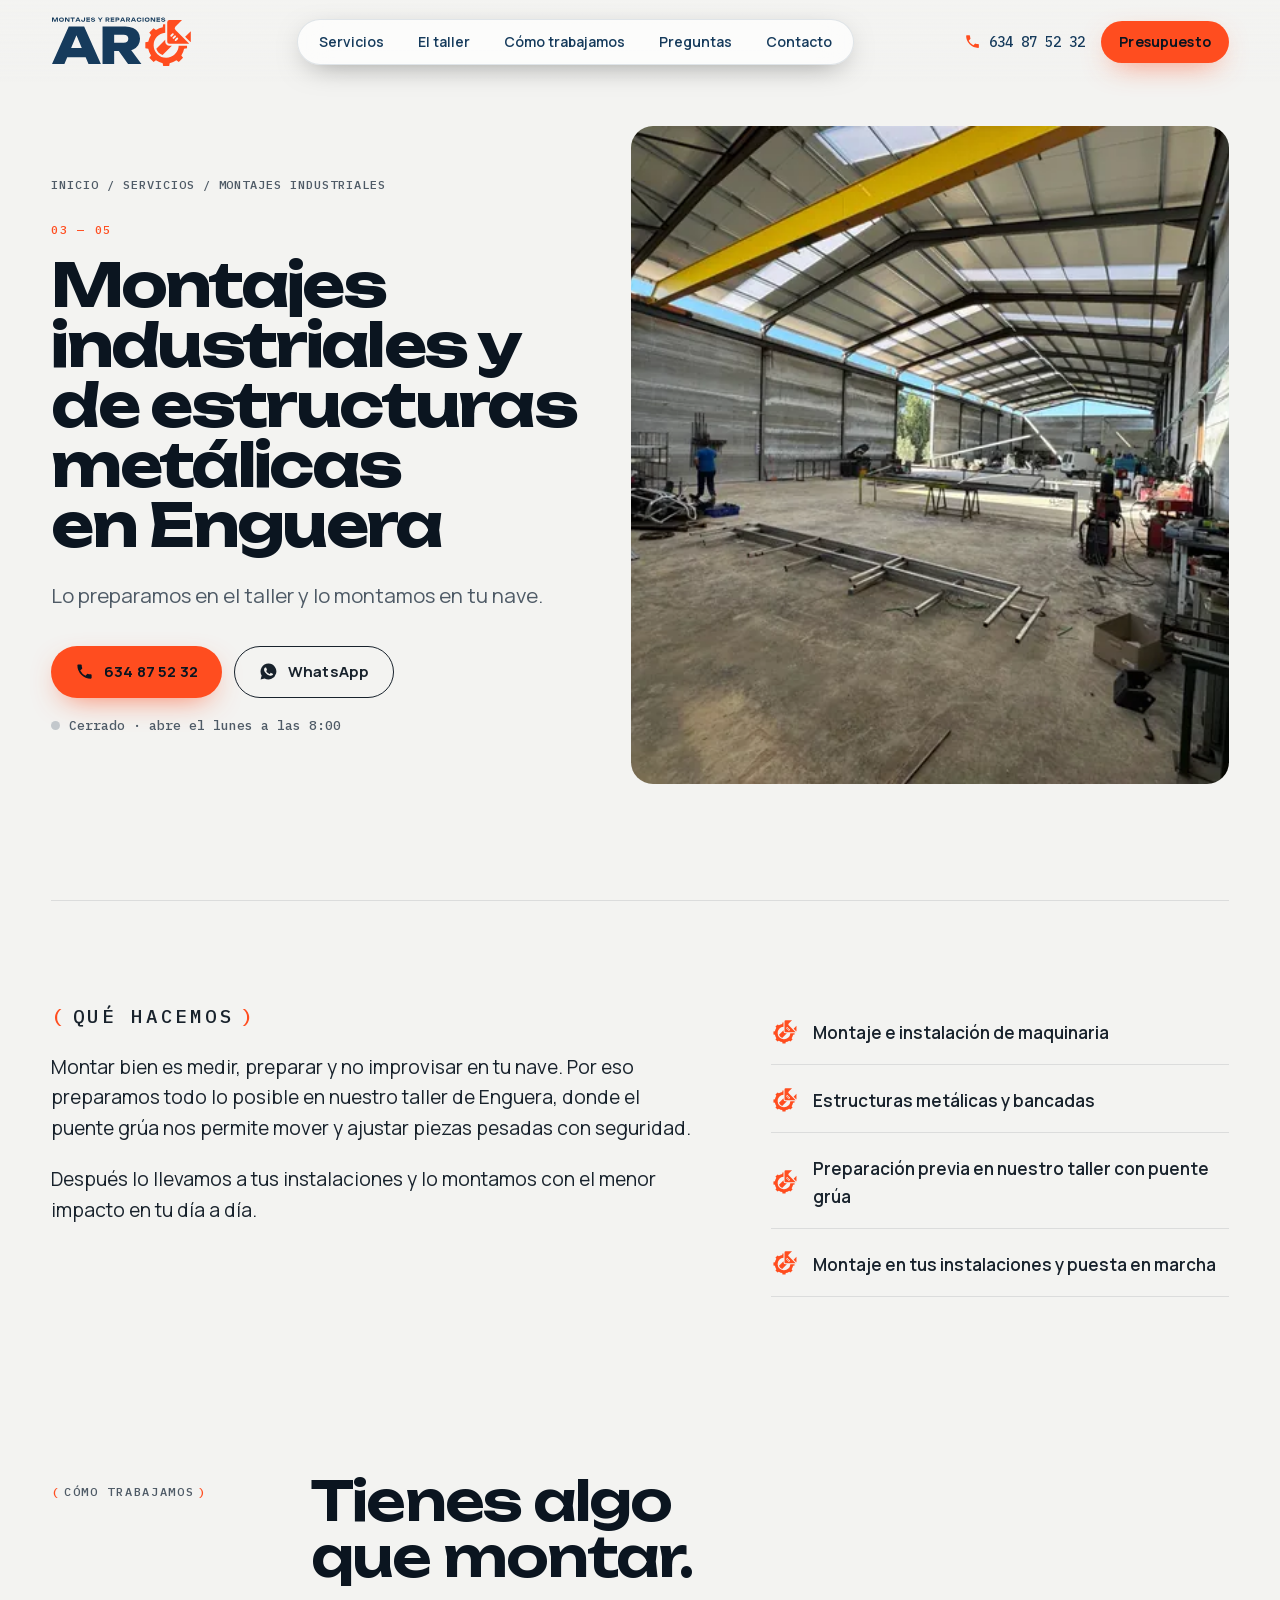
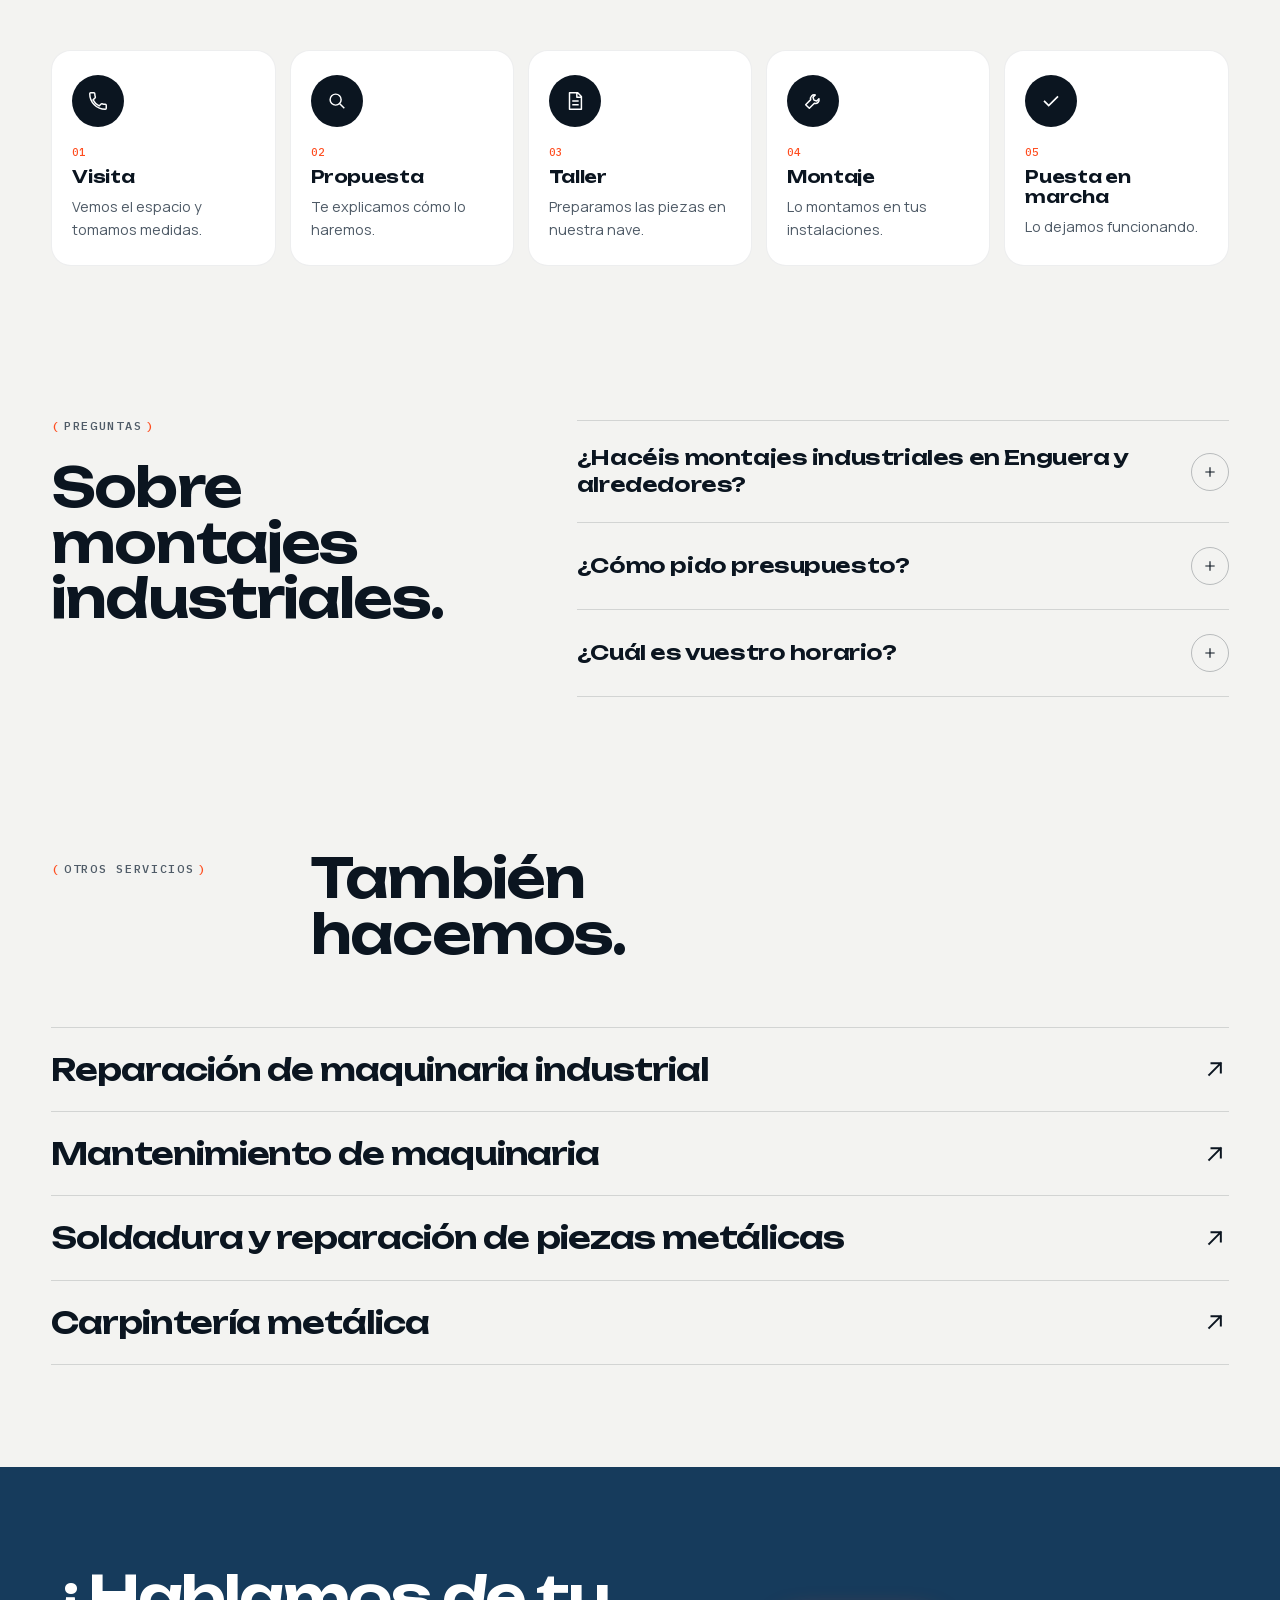
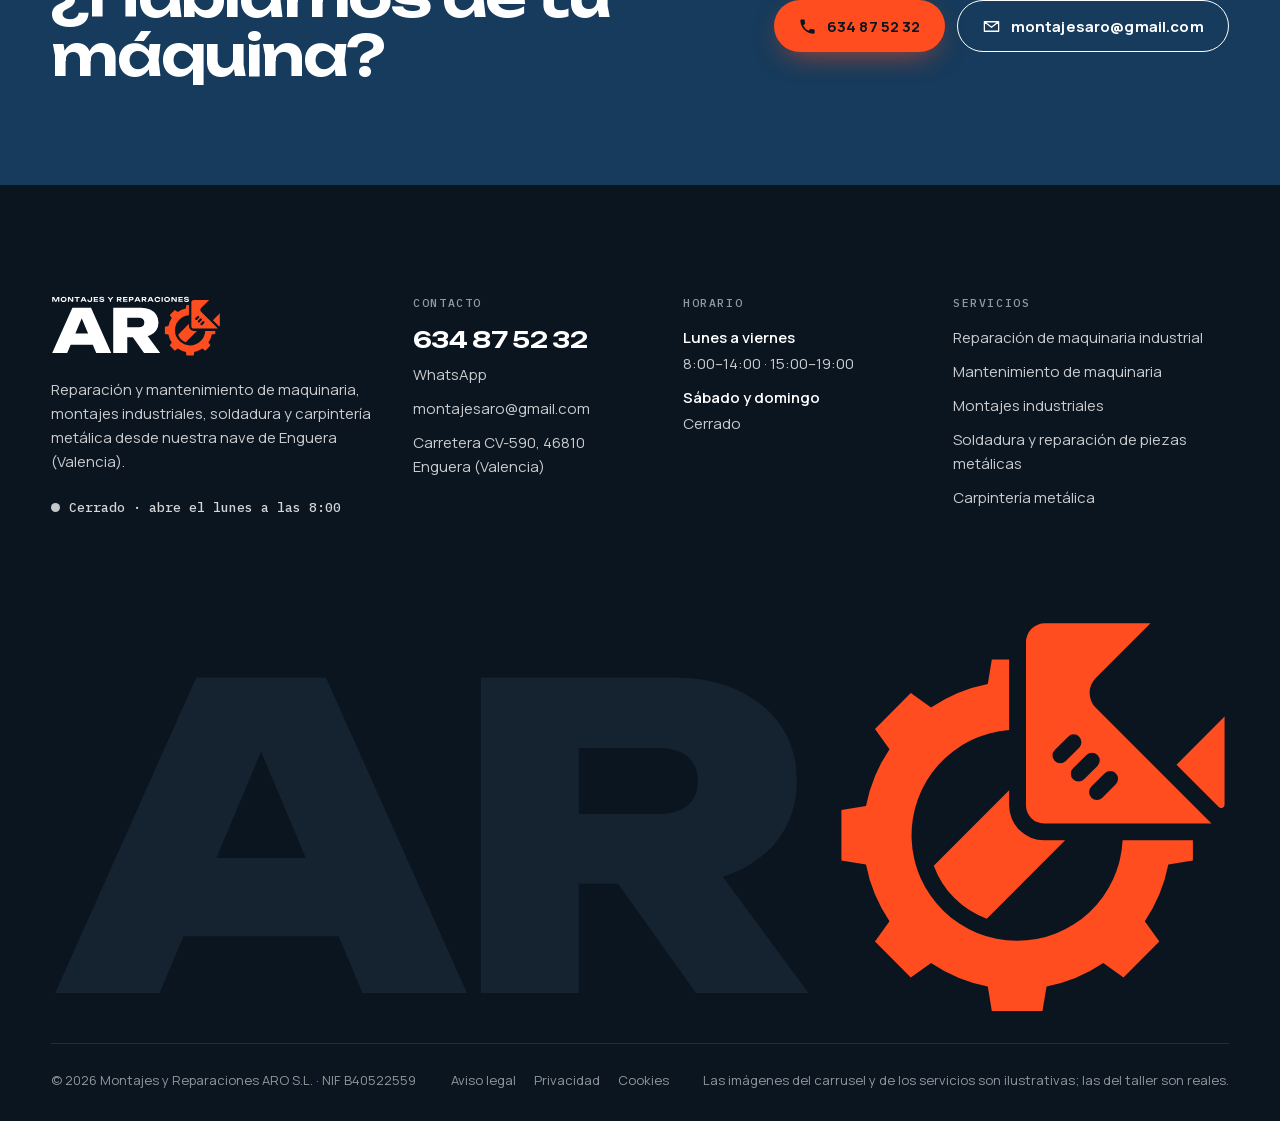
<file: servicios/montajes-industriales/index.html>
<!doctype html>
<html lang="es">
<head>
<meta charset="utf-8">
<meta name="viewport" content="width=device-width, initial-scale=1, viewport-fit=cover">
<script>document.documentElement.className += ' js';</script>
<title>Montajes industriales en Enguera (Valencia) | ARO</title>
<meta name="description" content="Montaje de maquinaria y estructuras metálicas en Enguera (Valencia). Taller propio con puente grúa y equipo de montaje. Pide presupuesto: 634 87 52 32.">
<link rel="canonical" href="https://nocodya-hue.github.io/aro-montajes/servicios/montajes-industriales/">
<meta name="theme-color" content="#0B1520">
<meta name="geo.region" content="ES-V"><meta name="geo.placename" content="Enguera"><meta name="geo.position" content="38.9934104;-0.664753"><meta name="ICBM" content="38.9934104, -0.664753">
<meta property="og:type" content="website"><meta property="og:locale" content="es_ES"><meta property="og:site_name" content="Montajes y Reparaciones ARO">
<meta property="og:title" content="Montajes industriales en Enguera (Valencia) | ARO"><meta property="og:description" content="Montaje de maquinaria y estructuras metálicas en Enguera (Valencia). Taller propio con puente grúa y equipo de montaje. Pide presupuesto: 634 87 52 32."><meta property="og:url" content="https://nocodya-hue.github.io/aro-montajes/servicios/montajes-industriales/">
<meta property="og:image" content="https://nocodya-hue.github.io/aro-montajes/media/img/srv-montajes-1600.webp"><meta name="twitter:card" content="summary_large_image">
<link rel="icon" href="../../favicon.svg" type="image/svg+xml">
<link rel="preload" href="../../fonts/unbounded-var.woff2" as="font" type="font/woff2" crossorigin>
<link rel="preload" href="../../fonts/manrope-var.woff2" as="font" type="font/woff2" crossorigin>
<link rel="preload" as="image" imagesrcset="../../media/img/srv-montajes-640.webp 640w, ../../media/img/srv-montajes-1080.webp 1080w, ../../media/img/srv-montajes-1600.webp 1600w, ../../media/img/srv-montajes-2400.webp 2400w" imagesizes="(max-width: 900px) 100vw, 50vw" fetchpriority="high">
<link rel="stylesheet" href="../../css/main.css?v=mvqjrhvc">
<script type="application/ld+json">{"@context":"https://schema.org","@graph":[{"@type":"LocalBusiness","@id":"https://nocodya-hue.github.io/aro-montajes/#negocio","name":"Montajes y Reparaciones ARO","legalName":"Montajes y Reparaciones ARO S.L.","taxID":"B40522559","url":"https://nocodya-hue.github.io/aro-montajes/","image":"https://nocodya-hue.github.io/aro-montajes/media/img/fachada-1600.webp","logo":"https://nocodya-hue.github.io/aro-montajes/media/logo-aro.svg","telephone":"+34634875232","email":"montajesaro@gmail.com","foundingDate":"2018","description":"Reparación y mantenimiento de maquinaria industrial, montajes industriales, soldadura y reparación de piezas metálicas y carpintería metálica en Enguera (Valencia).","address":{"@type":"PostalAddress","streetAddress":"Carretera CV-590","postalCode":"46810","addressLocality":"Enguera","addressRegion":"Valencia","addressCountry":"ES"},"geo":{"@type":"GeoCoordinates","latitude":38.9934104,"longitude":-0.664753},"hasMap":"https://www.google.com/maps/search/?api=1&query=MONTAJES+Y+REPARACIONES+ARO+SLU&query_place_id=ChIJlTMjVoRzYQ0R097Tpfbip1s","openingHoursSpecification":[{"@type":"OpeningHoursSpecification","dayOfWeek":["Monday","Tuesday","Wednesday","Thursday","Friday"],"opens":"08:00","closes":"14:00"},{"@type":"OpeningHoursSpecification","dayOfWeek":["Monday","Tuesday","Wednesday","Thursday","Friday"],"opens":"15:00","closes":"19:00"}],"areaServed":[{"@type":"City","name":"Enguera"},{"@type":"AdministrativeArea","name":"Provincia de Valencia"}],"makesOffer":[{"@type":"Offer","itemOffered":{"@type":"Service","name":"Reparación de maquinaria industrial","url":"https://nocodya-hue.github.io/aro-montajes/servicios/reparacion-maquinaria-industrial/"}},{"@type":"Offer","itemOffered":{"@type":"Service","name":"Mantenimiento de maquinaria","url":"https://nocodya-hue.github.io/aro-montajes/servicios/mantenimiento-de-maquinaria/"}},{"@type":"Offer","itemOffered":{"@type":"Service","name":"Montajes industriales","url":"https://nocodya-hue.github.io/aro-montajes/servicios/montajes-industriales/"}},{"@type":"Offer","itemOffered":{"@type":"Service","name":"Soldadura y reparación de piezas metálicas","url":"https://nocodya-hue.github.io/aro-montajes/servicios/soldadura-y-reparacion-de-piezas-metalicas/"}},{"@type":"Offer","itemOffered":{"@type":"Service","name":"Carpintería metálica","url":"https://nocodya-hue.github.io/aro-montajes/servicios/carpinteria-metalica/"}}]},{"@type":"Service","name":"Montajes industriales","serviceType":"Montajes industriales","description":"Montaje de maquinaria y estructuras metálicas en Enguera (Valencia). Taller propio con puente grúa y equipo de montaje. Pide presupuesto: 634 87 52 32.","url":"https://nocodya-hue.github.io/aro-montajes/servicios/montajes-industriales/","provider":{"@id":"https://nocodya-hue.github.io/aro-montajes/#negocio"},"areaServed":{"@type":"City","name":"Enguera"}},{"@type":"BreadcrumbList","itemListElement":[{"@type":"ListItem","position":1,"name":"Inicio","item":"https://nocodya-hue.github.io/aro-montajes/"},{"@type":"ListItem","position":2,"name":"Servicios","item":"https://nocodya-hue.github.io/aro-montajes/#servicios"},{"@type":"ListItem","position":3,"name":"Montajes industriales","item":"https://nocodya-hue.github.io/aro-montajes/servicios/montajes-industriales/"}]},{"@type":"FAQPage","mainEntity":[{"@type":"Question","name":"¿Hacéis montajes industriales en Enguera y alrededores?","acceptedAnswer":{"@type":"Answer","text":"Sí. Trabajamos desde nuestra nave de Enguera (Valencia) y nos desplazamos a las instalaciones de nuestros clientes con furgonetas de taller."}},{"@type":"Question","name":"¿Cómo pido presupuesto?","acceptedAnswer":{"@type":"Answer","text":"Llámanos al 634 87 52 32, escríbenos por WhatsApp o a montajesaro@gmail.com. Si hace falta, vamos a verlo antes de darte precio."}},{"@type":"Question","name":"¿Cuál es vuestro horario?","acceptedAnswer":{"@type":"Answer","text":"De lunes a viernes, de 8:00 a 14:00 y de 15:00 a 19:00."}}]}]}</script>
</head>
<body class="servicio">
<a class="saltar" href="#contenido">Saltar al contenido</a>
<header class="cab cab--clara" data-cab>
  <a class="cab__marca" href="../../" aria-label="Montajes y Reparaciones ARO, inicio"><svg class="logo cab__logo" viewBox="-20 -960 2819 1037" role="img" aria-label=""><path class="lg-letra lg-sub" transform="translate(-8.0 -846) scale(0.1097)" d="M1147.9 -750V0H968.4V-684.3L1012.1 -680.5L706.7 0H514.4L209.1 -678.6L252.8 -682.9V0H73.2V-750H363.9L649.5 -93.9H573.1L857.2 -750ZM1796.3 15.8Q1664.3 15.8 1564.8 -33.2Q1465.3 -82.2 1409.9 -170.1Q1354.6 -258.1 1354.6 -375Q1354.6 -491.9 1409.9 -579.9Q1465.3 -667.8 1564.8 -716.8Q1664.3 -765.8 1796.3 -765.8Q1928.4 -765.8 2027.8 -716.8Q2127.3 -667.8 2182.7 -579.9Q2238 -491.9 2238 -375Q2238 -258.1 2182.7 -170.1Q2127.3 -82.2 2027.8 -33.2Q1928.4 15.8 1796.3 15.8ZM1796.3 -152.6Q1873.8 -152.6 1929.9 -179.5Q1986 -206.5 2016.6 -256.4Q2047.3 -306.4 2047.3 -375Q2047.3 -443.6 2016.6 -493.6Q1986 -543.5 1929.9 -570.5Q1873.8 -597.4 1796.3 -597.4Q1719.4 -597.4 1663 -570.5Q1606.6 -543.5 1576 -493.6Q1545.3 -443.6 1545.3 -375Q1545.3 -306.4 1576 -256.4Q1606.6 -206.5 1663 -179.5Q1719.4 -152.6 1796.3 -152.6ZM3140.2 -128.6 3079 -117.7V-750H3261.9V0H3024.1L2567.5 -631.9L2628.1 -642.8V0H2445.2V-750H2689.7ZM3740.2 -666.5H3929V0H3740.2ZM3448.3 -750H4221V-582.7H3448.3ZM4542.3 -151.3V-303.5H5060.5V-151.3ZM4928.1 -750 5274.2 0H5072.8L4776.5 -671.2H4834.2L4537.8 0H4336.5L4682.5 -750ZM5391.6 -366.7H5576.5V-339.5Q5576.5 -247.1 5616.1 -197.6Q5655.6 -148.1 5746.7 -148.1Q5836.9 -148.1 5877.6 -195.2Q5918.3 -242.3 5918.3 -325.2V-750H6107.1V-316.2Q6107.1 -211.3 6061.8 -136.7Q6016.6 -62.2 5935.5 -23.2Q5854.5 15.8 5746.7 15.8Q5640.9 15.8 5560.8 -24.4Q5480.6 -64.5 5436.6 -141Q5392.5 -217.5 5392.5 -325.2ZM6969.7 -445.3V-304.7H6427.3V-445.3ZM6554.8 -375 6504.9 -65.2 6426.2 -154.5H7002.3V0H6315.9L6373.6 -375L6315.9 -750H6997.3V-595.5H6426.2L6504.9 -684.8ZM7184.6 -245.4H7376.3Q7381.4 -210.7 7407.2 -185Q7433.1 -159.4 7476.6 -145.4Q7520 -131.4 7578.1 -131.4Q7660.6 -131.4 7708.2 -154.1Q7755.7 -176.8 7755.7 -218.7Q7755.7 -250.9 7728.4 -268.7Q7701.2 -286.4 7625.7 -294.2L7480.8 -309.4Q7330 -324.2 7262.4 -378.9Q7194.8 -433.6 7194.8 -528.6Q7194.8 -604.4 7239.2 -657.4Q7283.6 -710.4 7364.4 -738.1Q7445.1 -765.8 7553.4 -765.8Q7659.8 -765.8 7742.1 -735.1Q7824.4 -704.5 7873.1 -649.4Q7921.9 -594.3 7926.3 -520.5H7734.7Q7730.6 -550.6 7707.5 -572.4Q7684.4 -594.2 7644.5 -606.4Q7604.6 -618.6 7549.5 -618.6Q7474.2 -618.6 7429.7 -597.2Q7385.3 -575.7 7385.3 -535.9Q7385.3 -506.3 7411.5 -489Q7437.7 -471.8 7506.1 -464L7659.3 -447.3Q7764.4 -436.4 7827.1 -412Q7889.9 -387.6 7917.8 -345.6Q7945.8 -303.7 7945.8 -239.9Q7945.8 -162.9 7899.5 -105.3Q7853.3 -47.7 7769.7 -16Q7686.2 15.8 7574.8 15.8Q7460.5 15.8 7373.7 -16.9Q7286.9 -49.6 7237.3 -108.5Q7187.7 -167.5 7184.6 -245.4ZM8784 0V-363.4H8972.7V0ZM8431.8 -750H8641.1L8921.5 -394.4H8834.3L9114.1 -750H9323.5L8938.8 -262.1L8817.5 -260.2ZM9978.9 -419.7H10260.1Q10313.4 -419.7 10344.1 -444.3Q10374.7 -468.8 10374.7 -512.7Q10374.7 -557.2 10344.1 -581.5Q10313.4 -605.8 10260.1 -605.8H9952.3L10036.9 -698.7V0H9848.2V-750H10284.7Q10368.6 -750 10431.7 -720.1Q10494.8 -690.3 10530.1 -637.3Q10565.4 -584.3 10565.4 -512.7Q10565.4 -443.1 10530.1 -389.9Q10494.8 -336.7 10431.7 -307.1Q10368.6 -277.5 10284.7 -277.5H9978.9ZM10099.9 -351H10313.4L10589.4 0H10369.7ZM11413.7 -445.3V-304.7H10871.3V-445.3ZM10998.8 -375 10948.9 -65.2 10870.2 -154.5H11446.3V0H10759.9L10817.6 -375L10759.9 -750H11441.3V-595.5H10870.2L10948.9 -684.8ZM12080.2 -750Q12172.3 -750 12238.8 -718.4Q12305.2 -686.8 12340.7 -629.7Q12376.3 -572.6 12376.3 -496.8Q12376.3 -420.9 12340.7 -363.8Q12305.2 -306.7 12238.8 -275.2Q12172.3 -243.6 12080.2 -243.6H11752.2V-396.8H12069.8Q12124.3 -396.8 12154.9 -423.5Q12185.5 -450.1 12185.5 -496.8Q12185.5 -543.9 12154.9 -570.4Q12124.3 -596.8 12069.8 -596.8H11769.3L11853.9 -685.3V0H11665.2V-750ZM12700.3 -151.3V-303.5H13218.5V-151.3ZM13086.1 -750 13432.2 0H13230.8L12934.5 -671.2H12992.2L12695.8 0H12494.5L12840.5 -750ZM13733.9 -419.7H14015.1Q14068.4 -419.7 14099.1 -444.3Q14129.7 -468.8 14129.7 -512.7Q14129.7 -557.2 14099.1 -581.5Q14068.4 -605.8 14015.1 -605.8H13707.3L13791.9 -698.7V0H13603.2V-750H14039.7Q14123.6 -750 14186.7 -720.1Q14249.8 -690.3 14285.1 -637.3Q14320.4 -584.3 14320.4 -512.7Q14320.4 -443.1 14285.1 -389.9Q14249.8 -336.7 14186.7 -307.1Q14123.6 -277.5 14039.7 -277.5H13733.9ZM13854.9 -351H14068.4L14344.4 0H14124.7ZM14673.3 -151.3V-303.5H15191.5V-151.3ZM15059.1 -750 15405.2 0H15203.8L14907.5 -671.2H14965.2L14668.8 0H14467.5L14813.5 -750ZM16399.2 -309.6Q16388.3 -212.7 16332 -139.2Q16275.7 -65.8 16184.1 -25Q16092.5 15.8 15974.5 15.8Q15844.9 15.8 15747.6 -33.2Q15650.4 -82.2 15596.3 -170.1Q15542.1 -258.1 15542.1 -375Q15542.1 -491.9 15596.3 -579.9Q15650.4 -667.8 15747.6 -716.8Q15844.9 -765.8 15974.5 -765.8Q16092.5 -765.8 16184.1 -725Q16275.7 -684.2 16332 -611Q16388.3 -537.9 16399.2 -440.4H16209.4Q16199.3 -490.9 16168.5 -527Q16137.6 -563 16088.4 -582.4Q16039.1 -601.9 15974 -601.9Q15899.5 -601.9 15845.3 -574.5Q15791.2 -547.1 15762 -496Q15732.9 -444.9 15732.9 -375Q15732.9 -305.1 15762 -254.2Q15791.2 -203.3 15845.3 -175.7Q15899.5 -148.1 15974 -148.1Q16039.1 -148.1 16088.4 -166.8Q16137.6 -185.6 16168.5 -221.9Q16199.3 -258.2 16209.4 -309.6ZM16600.2 -750H16788.9V0H16600.2ZM17437.3 15.8Q17305.3 15.8 17205.8 -33.2Q17106.3 -82.2 17050.9 -170.1Q16995.6 -258.1 16995.6 -375Q16995.6 -491.9 17050.9 -579.9Q17106.3 -667.8 17205.8 -716.8Q17305.3 -765.8 17437.3 -765.8Q17569.4 -765.8 17668.8 -716.8Q17768.3 -667.8 17823.7 -579.9Q17879 -491.9 17879 -375Q17879 -258.1 17823.7 -170.1Q17768.3 -82.2 17668.8 -33.2Q17569.4 15.8 17437.3 15.8ZM17437.3 -152.6Q17514.8 -152.6 17570.9 -179.5Q17627 -206.5 17657.6 -256.4Q17688.3 -306.4 17688.3 -375Q17688.3 -443.6 17657.6 -493.6Q17627 -543.5 17570.9 -570.5Q17514.8 -597.4 17437.3 -597.4Q17360.4 -597.4 17304 -570.5Q17247.6 -543.5 17217 -493.6Q17186.3 -443.6 17186.3 -375Q17186.3 -306.4 17217 -256.4Q17247.6 -206.5 17304 -179.5Q17360.4 -152.6 17437.3 -152.6ZM18781.2 -128.6 18720 -117.7V-750H18902.9V0H18665.1L18208.5 -631.9L18269.1 -642.8V0H18086.2V-750H18330.7ZM19774.7 -445.3V-304.7H19232.3V-445.3ZM19359.8 -375 19309.9 -65.2 19231.2 -154.5H19807.3V0H19120.9L19178.6 -375L19120.9 -750H19802.3V-595.5H19231.2L19309.9 -684.8ZM19989.6 -245.4H20181.3Q20186.4 -210.7 20212.2 -185Q20238.1 -159.4 20281.6 -145.4Q20325 -131.4 20383.1 -131.4Q20465.6 -131.4 20513.2 -154.1Q20560.7 -176.8 20560.7 -218.7Q20560.7 -250.9 20533.4 -268.7Q20506.2 -286.4 20430.7 -294.2L20285.8 -309.4Q20135 -324.2 20067.4 -378.9Q19999.8 -433.6 19999.8 -528.6Q19999.8 -604.4 20044.2 -657.4Q20088.6 -710.4 20169.4 -738.1Q20250.1 -765.8 20358.4 -765.8Q20464.8 -765.8 20547.1 -735.1Q20629.4 -704.5 20678.1 -649.4Q20726.9 -594.3 20731.3 -520.5H20539.7Q20535.6 -550.6 20512.5 -572.4Q20489.4 -594.2 20449.5 -606.4Q20409.6 -618.6 20354.5 -618.6Q20279.2 -618.6 20234.7 -597.2Q20190.3 -575.7 20190.3 -535.9Q20190.3 -506.3 20216.5 -489Q20242.7 -471.8 20311.1 -464L20464.3 -447.3Q20569.4 -436.4 20632.1 -412Q20694.9 -387.6 20722.8 -345.6Q20750.8 -303.7 20750.8 -239.9Q20750.8 -162.9 20704.5 -105.3Q20658.3 -47.7 20574.7 -16Q20491.2 15.8 20379.8 15.8Q20265.5 15.8 20178.7 -16.9Q20091.9 -49.6 20042.3 -108.5Q19992.7 -167.5 19989.6 -245.4Z"/><path class="lg-letra" transform="translate(1 0)" d="M227.2 -135.2V-321H740.8V-135.2ZM642.4 -750 977.6 0H729.4L456.8 -648.8H519.8L247.2 0H-1L334.2 -750Z"/><path class="lg-letra" transform="translate(947 0)" d="M225.6 -425.6H488.2Q531.8 -425.6 556.3 -446Q580.8 -466.4 580.8 -504Q580.8 -541.8 556.3 -562.1Q531.8 -582.4 488.2 -582.4H193L297.6 -690V0H64.8V-750H522.6Q610.4 -750 676.3 -719.1Q742.2 -688.2 778.9 -633.3Q815.6 -578.4 815.6 -504Q815.6 -431.6 778.9 -376.3Q742.2 -321 676.3 -290.5Q610.4 -260 522.6 -260H225.6ZM325.6 -351H584.6L843.4 0H575.8Z"/><path class="lg-aro" fill-rule="evenodd" d="M2267.4 -792.7L2226.2 -792.7L2216.6 -734.3A366 366 0 0 0 2081.7 -678.4L2033.6 -712.9L1948.5 -627.8L1983 -579.7A366 366 0 0 0 1927.1 -444.8L1868.7 -435.2L1868.7 -314.8L1927.1 -305.2A366 366 0 0 0 1983 -170.3L1948.5 -122.2L2033.6 -37.1L2081.7 -71.6A366 366 0 0 0 2216.6 -15.7L2226.2 42.7L2346.6 42.7L2356.2 -15.7A366 366 0 0 0 2491.1 -71.6L2539.2 -37.1L2624.3 -122.2L2589.8 -170.3A366 366 0 0 0 2645.7 -305.2L2704.1 -314.8L2704.1 -363L2537.1 -363A251 251 0 1 1 2267.4 -625.3L2267.4 -792.7ZM2352.4 -879L2603.4 -879L2473.3 -748.9A50 50 0 0 0 2473.3 -678.1L2748.4 -403L2350.4 -403A43 43 0 0 1 2307.4 -446L2307.4 -834A45 45 0 0 1 2352.4 -879ZM2433.8 -583.2A18.5 18.5 0 0 0 2407.6 -609.4L2375.8 -577.6A18.5 18.5 0 0 0 2402 -551.4L2433.8 -583.2ZM2477.3 -539.7A18.5 18.5 0 0 0 2451.1 -565.9L2419.3 -534.1A18.5 18.5 0 0 0 2445.5 -507.9L2477.3 -539.7ZM2520.8 -496.2A18.5 18.5 0 0 0 2494.6 -522.4L2462.8 -490.6A18.5 18.5 0 0 0 2489 -464.4L2520.8 -496.2ZM2267.4 -482L2088.2 -302.8A211 211 0 0 0 2214.2 -176.8L2400.4 -363L2350.4 -363A83 83 0 0 1 2267.4 -446L2267.4 -482ZM2665.2 -542.8L2779.4 -657L2779.4 -447.9A8 8 0 0 1 2765.7 -442.2L2665.2 -542.8Z"/></svg></a>
  <nav class="cab__nav" aria-label="Principal"><a href="../../#servicios">Servicios</a><a href="../../#taller">El taller</a><a href="../../#como-trabajamos">Cómo trabajamos</a><a href="../../#preguntas">Preguntas</a><a href="../../#contacto">Contacto</a></nav>
  <div class="cab__acc">
    <a class="cab__tel" href="tel:+34634875232" aria-label="Llamar al 634 87 52 32"><svg viewBox="0 0 24 24" aria-hidden="true"><path d="M6.6 10.8a15 15 0 0 0 6.6 6.6l2.2-2.2c.3-.3.7-.4 1-.2 1.1.4 2.3.6 3.6.6.6 0 1 .4 1 1V20c0 .6-.4 1-1 1A17 17 0 0 1 3 4c0-.6.4-1 1-1h3.5c.6 0 1 .4 1 1 0 1.3.2 2.5.6 3.6.1.3 0 .7-.2 1z" fill="currentColor"/></svg><span>634 87 52 32</span></a>
    <a class="btn btn--chispa btn--mini" href="../../#contacto">Presupuesto</a>
    <button class="cab__menu" type="button" aria-expanded="false" aria-controls="menu" aria-label="Abrir menú" data-menu><span></span><span></span></button>
  </div>
</header>
<div class="menu" id="menu" data-menu-panel hidden>
  <nav aria-label="Menú"><a href="../../#servicios"><i>01</i>Servicios</a><a href="../../#taller"><i>02</i>El taller</a><a href="../../#como-trabajamos"><i>03</i>Cómo trabajamos</a><a href="../../#preguntas"><i>04</i>Preguntas</a><a href="../../#contacto"><i>05</i>Contacto</a></nav>
  <div class="menu__srv"><b>Servicios</b><a href="../../servicios/reparacion-maquinaria-industrial/">Reparación de maquinaria</a><a href="../../servicios/mantenimiento-de-maquinaria/">Mantenimiento</a><a href="../../servicios/montajes-industriales/">Montajes industriales</a><a href="../../servicios/soldadura-y-reparacion-de-piezas-metalicas/">Soldadura y piezas metálicas</a><a href="../../servicios/carpinteria-metalica/">Carpintería metálica</a></div>
  <div class="menu__pie"><span class="estado estado--claro" data-estado data-horario='{"1":[["08:00","14:00"],["15:00","19:00"]],"2":[["08:00","14:00"],["15:00","19:00"]],"3":[["08:00","14:00"],["15:00","19:00"]],"4":[["08:00","14:00"],["15:00","19:00"]],"5":[["08:00","14:00"],["15:00","19:00"]]}'><i></i><span data-estado-txt>L–V 8:00–14:00 · 15:00–19:00</span></span><a class="btn btn--chispa btn--ancho" href="tel:+34634875232"><svg viewBox="0 0 24 24" aria-hidden="true"><path d="M6.6 10.8a15 15 0 0 0 6.6 6.6l2.2-2.2c.3-.3.7-.4 1-.2 1.1.4 2.3.6 3.6.6.6 0 1 .4 1 1V20c0 .6-.4 1-1 1A17 17 0 0 1 3 4c0-.6.4-1 1-1h3.5c.6 0 1 .4 1 1 0 1.3.2 2.5.6 3.6.1.3 0 .7-.2 1z" fill="currentColor"/></svg><span>Llamar al 634 87 52 32</span></a></div>
</div>
<main id="contenido" class="pag">
  <section class="pag__hero">
    <div class="env pag__hero-env">
      <nav class="migas" aria-label="Estás en"><a href="../../">Inicio</a><span>/</span><a href="../../#servicios">Servicios</a><span>/</span><span aria-current="page">Montajes industriales</span></nav>
      <p class="pag__n">03 — 05</p>
      <h1 class="pag__t">Montajes industriales y de estructuras metálicas en Enguera</h1>
      <p class="pag__lema">Lo preparamos en el taller y lo montamos en tu nave.</p>
      <div class="pag__acc"><a class="btn btn--chispa" href="tel:+34634875232"><svg viewBox="0 0 24 24" aria-hidden="true"><path d="M6.6 10.8a15 15 0 0 0 6.6 6.6l2.2-2.2c.3-.3.7-.4 1-.2 1.1.4 2.3.6 3.6.6.6 0 1 .4 1 1V20c0 .6-.4 1-1 1A17 17 0 0 1 3 4c0-.6.4-1 1-1h3.5c.6 0 1 .4 1 1 0 1.3.2 2.5.6 3.6.1.3 0 .7-.2 1z" fill="currentColor"/></svg><span>634 87 52 32</span></a><a class="btn btn--linea" href="https://wa.me/34634875232?text=Hola%2C%20quiero%20informaci%C3%B3n%20sobre%20montajes%20industriales." target="_blank" rel="noopener"><svg viewBox="0 0 24 24" aria-hidden="true"><path d="M12 2a10 10 0 0 0-8.6 15.1L2 22l5-1.3A10 10 0 1 0 12 2zm5.3 14.1c-.2.6-1.3 1.2-1.8 1.2-.5.1-1 .2-3.3-.7-2.8-1.1-4.5-3.9-4.7-4.1-.1-.2-1.1-1.5-1.1-2.8s.7-2 1-2.3c.2-.3.5-.3.7-.3h.5c.2 0 .4 0 .6.5l.8 2c.1.2.1.4 0 .5l-.3.5-.4.4c-.1.1-.3.3-.1.6.2.3.8 1.3 1.6 2.1 1.1 1 2 1.3 2.3 1.4.3.1.5.1.6-.1l.9-1.1c.2-.3.4-.2.7-.1l1.9.9c.3.1.5.2.5.3.1.2.1.7-.1 1.2z" fill="currentColor"/></svg><span>WhatsApp</span></a><span class="estado " data-estado data-horario='{"1":[["08:00","14:00"],["15:00","19:00"]],"2":[["08:00","14:00"],["15:00","19:00"]],"3":[["08:00","14:00"],["15:00","19:00"]],"4":[["08:00","14:00"],["15:00","19:00"]],"5":[["08:00","14:00"],["15:00","19:00"]]}'><i></i><span data-estado-txt>L–V 8:00–14:00 · 15:00–19:00</span></span></div>
    </div>
    <div class="pag__foto persiana" data-persiana><img src="../../media/img/srv-montajes-1080.webp" srcset="../../media/img/srv-montajes-640.webp 640w, ../../media/img/srv-montajes-1080.webp 1080w, ../../media/img/srv-montajes-1600.webp 1600w, ../../media/img/srv-montajes-2400.webp 2400w" sizes="(max-width: 900px) 100vw, 50vw" alt="Montajes industriales (foto real de su taller)" loading="eager" decoding="sync" fetchpriority="high"><span class="persiana__lamas" aria-hidden="true"><i></i><i></i><i></i><i></i><i></i><i></i><i></i><i></i><i></i></span></div>
  </section>
  <section class="pag__cuerpo env">
    <div class="pag__texto"><p class="eti "><span>(</span>Qué hacemos<span>)</span></p><p>Montar bien es medir, preparar y no improvisar en tu nave. Por eso preparamos todo lo posible en nuestro taller de Enguera, donde el puente grúa nos permite mover y ajustar piezas pesadas con seguridad.</p><p>Después lo llevamos a tus instalaciones y lo montamos con el menor impacto en tu día a día.</p></div>
    <ul class="pag__puntos"><li><svg class="pag__aro" viewBox="-514 -514 1028 1028" aria-hidden="true" focusable="false"><path fill-rule="evenodd" d="M-19 -417.7L-60.2 -417.7L-69.8 -359.3A366 366 0 0 0 -204.7 -303.4L-252.8 -337.9L-337.9 -252.8L-303.4 -204.7A366 366 0 0 0 -359.3 -69.8L-417.7 -60.2L-417.7 60.2L-359.3 69.8A366 366 0 0 0 -303.4 204.7L-337.9 252.8L-252.8 337.9L-204.7 303.4A366 366 0 0 0 -69.8 359.3L-60.2 417.7L60.2 417.7L69.8 359.3A366 366 0 0 0 204.7 303.4L252.8 337.9L337.9 252.8L303.4 204.7A366 366 0 0 0 359.3 69.8L417.7 60.2L417.7 12L250.7 12A251 251 0 1 1 -19 -250.3L-19 -417.7ZM66 -504L317 -504L186.9 -373.9A50 50 0 0 0 186.9 -303.1L462 -28L64 -28A43 43 0 0 1 21 -71L21 -459A45 45 0 0 1 66 -504ZM147.4 -208.2A18.5 18.5 0 0 0 121.2 -234.4L89.4 -202.6A18.5 18.5 0 0 0 115.6 -176.4L147.4 -208.2ZM190.9 -164.7A18.5 18.5 0 0 0 164.7 -190.9L132.9 -159.1A18.5 18.5 0 0 0 159.1 -132.9L190.9 -164.7ZM234.4 -121.2A18.5 18.5 0 0 0 208.2 -147.4L176.4 -115.6A18.5 18.5 0 0 0 202.6 -89.4L234.4 -121.2ZM-19 -107L-198.2 72.2A211 211 0 0 0 -72.2 198.2L114 12L64 12A83 83 0 0 1 -19 -71L-19 -107ZM378.8 -167.8L493 -282L493 -72.9A8 8 0 0 1 479.3 -67.2L378.8 -167.8Z"/></svg><span>Montaje e instalación de maquinaria</span></li><li><svg class="pag__aro" viewBox="-514 -514 1028 1028" aria-hidden="true" focusable="false"><path fill-rule="evenodd" d="M-19 -417.7L-60.2 -417.7L-69.8 -359.3A366 366 0 0 0 -204.7 -303.4L-252.8 -337.9L-337.9 -252.8L-303.4 -204.7A366 366 0 0 0 -359.3 -69.8L-417.7 -60.2L-417.7 60.2L-359.3 69.8A366 366 0 0 0 -303.4 204.7L-337.9 252.8L-252.8 337.9L-204.7 303.4A366 366 0 0 0 -69.8 359.3L-60.2 417.7L60.2 417.7L69.8 359.3A366 366 0 0 0 204.7 303.4L252.8 337.9L337.9 252.8L303.4 204.7A366 366 0 0 0 359.3 69.8L417.7 60.2L417.7 12L250.7 12A251 251 0 1 1 -19 -250.3L-19 -417.7ZM66 -504L317 -504L186.9 -373.9A50 50 0 0 0 186.9 -303.1L462 -28L64 -28A43 43 0 0 1 21 -71L21 -459A45 45 0 0 1 66 -504ZM147.4 -208.2A18.5 18.5 0 0 0 121.2 -234.4L89.4 -202.6A18.5 18.5 0 0 0 115.6 -176.4L147.4 -208.2ZM190.9 -164.7A18.5 18.5 0 0 0 164.7 -190.9L132.9 -159.1A18.5 18.5 0 0 0 159.1 -132.9L190.9 -164.7ZM234.4 -121.2A18.5 18.5 0 0 0 208.2 -147.4L176.4 -115.6A18.5 18.5 0 0 0 202.6 -89.4L234.4 -121.2ZM-19 -107L-198.2 72.2A211 211 0 0 0 -72.2 198.2L114 12L64 12A83 83 0 0 1 -19 -71L-19 -107ZM378.8 -167.8L493 -282L493 -72.9A8 8 0 0 1 479.3 -67.2L378.8 -167.8Z"/></svg><span>Estructuras metálicas y bancadas</span></li><li><svg class="pag__aro" viewBox="-514 -514 1028 1028" aria-hidden="true" focusable="false"><path fill-rule="evenodd" d="M-19 -417.7L-60.2 -417.7L-69.8 -359.3A366 366 0 0 0 -204.7 -303.4L-252.8 -337.9L-337.9 -252.8L-303.4 -204.7A366 366 0 0 0 -359.3 -69.8L-417.7 -60.2L-417.7 60.2L-359.3 69.8A366 366 0 0 0 -303.4 204.7L-337.9 252.8L-252.8 337.9L-204.7 303.4A366 366 0 0 0 -69.8 359.3L-60.2 417.7L60.2 417.7L69.8 359.3A366 366 0 0 0 204.7 303.4L252.8 337.9L337.9 252.8L303.4 204.7A366 366 0 0 0 359.3 69.8L417.7 60.2L417.7 12L250.7 12A251 251 0 1 1 -19 -250.3L-19 -417.7ZM66 -504L317 -504L186.9 -373.9A50 50 0 0 0 186.9 -303.1L462 -28L64 -28A43 43 0 0 1 21 -71L21 -459A45 45 0 0 1 66 -504ZM147.4 -208.2A18.5 18.5 0 0 0 121.2 -234.4L89.4 -202.6A18.5 18.5 0 0 0 115.6 -176.4L147.4 -208.2ZM190.9 -164.7A18.5 18.5 0 0 0 164.7 -190.9L132.9 -159.1A18.5 18.5 0 0 0 159.1 -132.9L190.9 -164.7ZM234.4 -121.2A18.5 18.5 0 0 0 208.2 -147.4L176.4 -115.6A18.5 18.5 0 0 0 202.6 -89.4L234.4 -121.2ZM-19 -107L-198.2 72.2A211 211 0 0 0 -72.2 198.2L114 12L64 12A83 83 0 0 1 -19 -71L-19 -107ZM378.8 -167.8L493 -282L493 -72.9A8 8 0 0 1 479.3 -67.2L378.8 -167.8Z"/></svg><span>Preparación previa en nuestro taller con puente grúa</span></li><li><svg class="pag__aro" viewBox="-514 -514 1028 1028" aria-hidden="true" focusable="false"><path fill-rule="evenodd" d="M-19 -417.7L-60.2 -417.7L-69.8 -359.3A366 366 0 0 0 -204.7 -303.4L-252.8 -337.9L-337.9 -252.8L-303.4 -204.7A366 366 0 0 0 -359.3 -69.8L-417.7 -60.2L-417.7 60.2L-359.3 69.8A366 366 0 0 0 -303.4 204.7L-337.9 252.8L-252.8 337.9L-204.7 303.4A366 366 0 0 0 -69.8 359.3L-60.2 417.7L60.2 417.7L69.8 359.3A366 366 0 0 0 204.7 303.4L252.8 337.9L337.9 252.8L303.4 204.7A366 366 0 0 0 359.3 69.8L417.7 60.2L417.7 12L250.7 12A251 251 0 1 1 -19 -250.3L-19 -417.7ZM66 -504L317 -504L186.9 -373.9A50 50 0 0 0 186.9 -303.1L462 -28L64 -28A43 43 0 0 1 21 -71L21 -459A45 45 0 0 1 66 -504ZM147.4 -208.2A18.5 18.5 0 0 0 121.2 -234.4L89.4 -202.6A18.5 18.5 0 0 0 115.6 -176.4L147.4 -208.2ZM190.9 -164.7A18.5 18.5 0 0 0 164.7 -190.9L132.9 -159.1A18.5 18.5 0 0 0 159.1 -132.9L190.9 -164.7ZM234.4 -121.2A18.5 18.5 0 0 0 208.2 -147.4L176.4 -115.6A18.5 18.5 0 0 0 202.6 -89.4L234.4 -121.2ZM-19 -107L-198.2 72.2A211 211 0 0 0 -72.2 198.2L114 12L64 12A83 83 0 0 1 -19 -71L-19 -107ZM378.8 -167.8L493 -282L493 -72.9A8 8 0 0 1 479.3 -67.2L378.8 -167.8Z"/></svg><span>Montaje en tus instalaciones y puesta en marcha</span></li></ul>
  </section>
  <section class="pag__proc env">
    <div class="cabeza cabeza--fila"><p class="eti "><span>(</span>Cómo trabajamos<span>)</span></p><h2 class="titular">Tienes algo que montar.</h2></div>
    <ol class="pag__pasos"><li><span class="proc__ico"><svg viewBox="0 0 24 24" aria-hidden="true"><path d="M6.6 10.8a15 15 0 0 0 6.6 6.6l2.2-2.2c.3-.3.7-.4 1-.2 1.1.4 2.3.6 3.6.6.6 0 1 .4 1 1V20c0 .6-.4 1-1 1A17 17 0 0 1 3 4c0-.6.4-1 1-1h3.5c.6 0 1 .4 1 1 0 1.3.2 2.5.6 3.6.1.3 0 .7-.2 1z" fill="none" stroke="currentColor" stroke-width="1.6"/></svg></span><i>01</i><b>Visita</b><p>Vemos el espacio y tomamos medidas.</p></li><li><span class="proc__ico"><svg viewBox="0 0 24 24" aria-hidden="true"><circle cx="10.5" cy="10.5" r="6" fill="none" stroke="currentColor" stroke-width="1.6"/><path d="M15 15l5 5" stroke="currentColor" stroke-width="1.6"/></svg></span><i>02</i><b>Propuesta</b><p>Te explicamos cómo lo haremos.</p></li><li><span class="proc__ico"><svg viewBox="0 0 24 24" aria-hidden="true"><path d="M6 3h9l4 4v14H6z M14 3v5h5 M9 12h7 M9 16h7" fill="none" stroke="currentColor" stroke-width="1.6" stroke-linejoin="round"/></svg></span><i>03</i><b>Taller</b><p>Preparamos las piezas en nuestra nave.</p></li><li><span class="proc__ico"><svg viewBox="0 0 24 24" aria-hidden="true"><path d="M14.5 5.5a4 4 0 0 0-5 5L4 16l4 4 5.5-5.5a4 4 0 0 0 5-5l-2.5 2.5-3-1-1-3z" fill="none" stroke="currentColor" stroke-width="1.6" stroke-linejoin="round"/></svg></span><i>04</i><b>Montaje</b><p>Lo montamos en tus instalaciones.</p></li><li><span class="proc__ico"><svg viewBox="0 0 24 24" aria-hidden="true"><path d="M5 12.5l4.5 4.5L19 7.5" fill="none" stroke="currentColor" stroke-width="1.8" stroke-linecap="square"/></svg></span><i>05</i><b>Puesta en marcha</b><p>Lo dejamos funcionando.</p></li></ol>
  </section>
  <section class="pag__faq env">
    <div class="cabeza"><p class="eti "><span>(</span>Preguntas<span>)</span></p><h2 class="titular">Sobre montajes industriales.</h2></div>
    <div class="faq__lista"><details class="faq__item"><summary><span>¿Hacéis montajes industriales en Enguera y alrededores?</span><i><svg viewBox="0 0 24 24" aria-hidden="true"><path d="M12 5v14M5 12h14" fill="none" stroke="currentColor" stroke-width="1.7"/></svg></i></summary><p>Sí. Trabajamos desde nuestra nave de Enguera (Valencia) y nos desplazamos a las instalaciones de nuestros clientes con furgonetas de taller.</p></details><details class="faq__item"><summary><span>¿Cómo pido presupuesto?</span><i><svg viewBox="0 0 24 24" aria-hidden="true"><path d="M12 5v14M5 12h14" fill="none" stroke="currentColor" stroke-width="1.7"/></svg></i></summary><p>Llámanos al 634 87 52 32, escríbenos por WhatsApp o a montajesaro@gmail.com. Si hace falta, vamos a verlo antes de darte precio.</p></details><details class="faq__item"><summary><span>¿Cuál es vuestro horario?</span><i><svg viewBox="0 0 24 24" aria-hidden="true"><path d="M12 5v14M5 12h14" fill="none" stroke="currentColor" stroke-width="1.7"/></svg></i></summary><p>De lunes a viernes, de 8:00 a 14:00 y de 15:00 a 19:00.</p></details></div>
  </section>
  <section class="pag__otros env">
    <div class="cabeza cabeza--fila"><p class="eti "><span>(</span>Otros servicios<span>)</span></p><h2 class="titular">También hacemos.</h2></div>
    <div class="pag__otros-lista"><a href="../../servicios/reparacion-maquinaria-industrial/"><span>Reparación de maquinaria industrial</span><svg viewBox="0 0 24 24" aria-hidden="true"><path d="M7 17L17 7M9 7h8v8" fill="none" stroke="currentColor" stroke-width="1.7" stroke-linecap="square"/></svg></a><a href="../../servicios/mantenimiento-de-maquinaria/"><span>Mantenimiento de maquinaria</span><svg viewBox="0 0 24 24" aria-hidden="true"><path d="M7 17L17 7M9 7h8v8" fill="none" stroke="currentColor" stroke-width="1.7" stroke-linecap="square"/></svg></a><a href="../../servicios/soldadura-y-reparacion-de-piezas-metalicas/"><span>Soldadura y reparación de piezas metálicas</span><svg viewBox="0 0 24 24" aria-hidden="true"><path d="M7 17L17 7M9 7h8v8" fill="none" stroke="currentColor" stroke-width="1.7" stroke-linecap="square"/></svg></a><a href="../../servicios/carpinteria-metalica/"><span>Carpintería metálica</span><svg viewBox="0 0 24 24" aria-hidden="true"><path d="M7 17L17 7M9 7h8v8" fill="none" stroke="currentColor" stroke-width="1.7" stroke-linecap="square"/></svg></a></div>
  </section>
  <section class="pag__cta">
    <div class="env pag__cta-env"><h2>¿Hablamos de tu máquina?</h2><div class="pag__acc"><a class="btn btn--chispa" href="tel:+34634875232"><svg viewBox="0 0 24 24" aria-hidden="true"><path d="M6.6 10.8a15 15 0 0 0 6.6 6.6l2.2-2.2c.3-.3.7-.4 1-.2 1.1.4 2.3.6 3.6.6.6 0 1 .4 1 1V20c0 .6-.4 1-1 1A17 17 0 0 1 3 4c0-.6.4-1 1-1h3.5c.6 0 1 .4 1 1 0 1.3.2 2.5.6 3.6.1.3 0 .7-.2 1z" fill="currentColor"/></svg><span>634 87 52 32</span></a><a class="btn btn--linea btn--claro" href="mailto:montajesaro@gmail.com"><svg viewBox="0 0 24 24" aria-hidden="true"><path d="M3 6h18v12H3zM3 6l9 7 9-7" fill="none" stroke="currentColor" stroke-width="1.6" stroke-linejoin="round"/></svg><span>montajesaro@gmail.com</span></a></div></div>
  </section>
</main>
<footer class="pie" data-pie>
  <div class="env pie__arriba">
    <div class="pie__marca"><svg class="logo pie__logo" viewBox="-20 -960 2819 1037" role="img" aria-label="Montajes y Reparaciones ARO"><path class="lg-letra lg-sub" transform="translate(-8.0 -846) scale(0.1097)" d="M1147.9 -750V0H968.4V-684.3L1012.1 -680.5L706.7 0H514.4L209.1 -678.6L252.8 -682.9V0H73.2V-750H363.9L649.5 -93.9H573.1L857.2 -750ZM1796.3 15.8Q1664.3 15.8 1564.8 -33.2Q1465.3 -82.2 1409.9 -170.1Q1354.6 -258.1 1354.6 -375Q1354.6 -491.9 1409.9 -579.9Q1465.3 -667.8 1564.8 -716.8Q1664.3 -765.8 1796.3 -765.8Q1928.4 -765.8 2027.8 -716.8Q2127.3 -667.8 2182.7 -579.9Q2238 -491.9 2238 -375Q2238 -258.1 2182.7 -170.1Q2127.3 -82.2 2027.8 -33.2Q1928.4 15.8 1796.3 15.8ZM1796.3 -152.6Q1873.8 -152.6 1929.9 -179.5Q1986 -206.5 2016.6 -256.4Q2047.3 -306.4 2047.3 -375Q2047.3 -443.6 2016.6 -493.6Q1986 -543.5 1929.9 -570.5Q1873.8 -597.4 1796.3 -597.4Q1719.4 -597.4 1663 -570.5Q1606.6 -543.5 1576 -493.6Q1545.3 -443.6 1545.3 -375Q1545.3 -306.4 1576 -256.4Q1606.6 -206.5 1663 -179.5Q1719.4 -152.6 1796.3 -152.6ZM3140.2 -128.6 3079 -117.7V-750H3261.9V0H3024.1L2567.5 -631.9L2628.1 -642.8V0H2445.2V-750H2689.7ZM3740.2 -666.5H3929V0H3740.2ZM3448.3 -750H4221V-582.7H3448.3ZM4542.3 -151.3V-303.5H5060.5V-151.3ZM4928.1 -750 5274.2 0H5072.8L4776.5 -671.2H4834.2L4537.8 0H4336.5L4682.5 -750ZM5391.6 -366.7H5576.5V-339.5Q5576.5 -247.1 5616.1 -197.6Q5655.6 -148.1 5746.7 -148.1Q5836.9 -148.1 5877.6 -195.2Q5918.3 -242.3 5918.3 -325.2V-750H6107.1V-316.2Q6107.1 -211.3 6061.8 -136.7Q6016.6 -62.2 5935.5 -23.2Q5854.5 15.8 5746.7 15.8Q5640.9 15.8 5560.8 -24.4Q5480.6 -64.5 5436.6 -141Q5392.5 -217.5 5392.5 -325.2ZM6969.7 -445.3V-304.7H6427.3V-445.3ZM6554.8 -375 6504.9 -65.2 6426.2 -154.5H7002.3V0H6315.9L6373.6 -375L6315.9 -750H6997.3V-595.5H6426.2L6504.9 -684.8ZM7184.6 -245.4H7376.3Q7381.4 -210.7 7407.2 -185Q7433.1 -159.4 7476.6 -145.4Q7520 -131.4 7578.1 -131.4Q7660.6 -131.4 7708.2 -154.1Q7755.7 -176.8 7755.7 -218.7Q7755.7 -250.9 7728.4 -268.7Q7701.2 -286.4 7625.7 -294.2L7480.8 -309.4Q7330 -324.2 7262.4 -378.9Q7194.8 -433.6 7194.8 -528.6Q7194.8 -604.4 7239.2 -657.4Q7283.6 -710.4 7364.4 -738.1Q7445.1 -765.8 7553.4 -765.8Q7659.8 -765.8 7742.1 -735.1Q7824.4 -704.5 7873.1 -649.4Q7921.9 -594.3 7926.3 -520.5H7734.7Q7730.6 -550.6 7707.5 -572.4Q7684.4 -594.2 7644.5 -606.4Q7604.6 -618.6 7549.5 -618.6Q7474.2 -618.6 7429.7 -597.2Q7385.3 -575.7 7385.3 -535.9Q7385.3 -506.3 7411.5 -489Q7437.7 -471.8 7506.1 -464L7659.3 -447.3Q7764.4 -436.4 7827.1 -412Q7889.9 -387.6 7917.8 -345.6Q7945.8 -303.7 7945.8 -239.9Q7945.8 -162.9 7899.5 -105.3Q7853.3 -47.7 7769.7 -16Q7686.2 15.8 7574.8 15.8Q7460.5 15.8 7373.7 -16.9Q7286.9 -49.6 7237.3 -108.5Q7187.7 -167.5 7184.6 -245.4ZM8784 0V-363.4H8972.7V0ZM8431.8 -750H8641.1L8921.5 -394.4H8834.3L9114.1 -750H9323.5L8938.8 -262.1L8817.5 -260.2ZM9978.9 -419.7H10260.1Q10313.4 -419.7 10344.1 -444.3Q10374.7 -468.8 10374.7 -512.7Q10374.7 -557.2 10344.1 -581.5Q10313.4 -605.8 10260.1 -605.8H9952.3L10036.9 -698.7V0H9848.2V-750H10284.7Q10368.6 -750 10431.7 -720.1Q10494.8 -690.3 10530.1 -637.3Q10565.4 -584.3 10565.4 -512.7Q10565.4 -443.1 10530.1 -389.9Q10494.8 -336.7 10431.7 -307.1Q10368.6 -277.5 10284.7 -277.5H9978.9ZM10099.9 -351H10313.4L10589.4 0H10369.7ZM11413.7 -445.3V-304.7H10871.3V-445.3ZM10998.8 -375 10948.9 -65.2 10870.2 -154.5H11446.3V0H10759.9L10817.6 -375L10759.9 -750H11441.3V-595.5H10870.2L10948.9 -684.8ZM12080.2 -750Q12172.3 -750 12238.8 -718.4Q12305.2 -686.8 12340.7 -629.7Q12376.3 -572.6 12376.3 -496.8Q12376.3 -420.9 12340.7 -363.8Q12305.2 -306.7 12238.8 -275.2Q12172.3 -243.6 12080.2 -243.6H11752.2V-396.8H12069.8Q12124.3 -396.8 12154.9 -423.5Q12185.5 -450.1 12185.5 -496.8Q12185.5 -543.9 12154.9 -570.4Q12124.3 -596.8 12069.8 -596.8H11769.3L11853.9 -685.3V0H11665.2V-750ZM12700.3 -151.3V-303.5H13218.5V-151.3ZM13086.1 -750 13432.2 0H13230.8L12934.5 -671.2H12992.2L12695.8 0H12494.5L12840.5 -750ZM13733.9 -419.7H14015.1Q14068.4 -419.7 14099.1 -444.3Q14129.7 -468.8 14129.7 -512.7Q14129.7 -557.2 14099.1 -581.5Q14068.4 -605.8 14015.1 -605.8H13707.3L13791.9 -698.7V0H13603.2V-750H14039.7Q14123.6 -750 14186.7 -720.1Q14249.8 -690.3 14285.1 -637.3Q14320.4 -584.3 14320.4 -512.7Q14320.4 -443.1 14285.1 -389.9Q14249.8 -336.7 14186.7 -307.1Q14123.6 -277.5 14039.7 -277.5H13733.9ZM13854.9 -351H14068.4L14344.4 0H14124.7ZM14673.3 -151.3V-303.5H15191.5V-151.3ZM15059.1 -750 15405.2 0H15203.8L14907.5 -671.2H14965.2L14668.8 0H14467.5L14813.5 -750ZM16399.2 -309.6Q16388.3 -212.7 16332 -139.2Q16275.7 -65.8 16184.1 -25Q16092.5 15.8 15974.5 15.8Q15844.9 15.8 15747.6 -33.2Q15650.4 -82.2 15596.3 -170.1Q15542.1 -258.1 15542.1 -375Q15542.1 -491.9 15596.3 -579.9Q15650.4 -667.8 15747.6 -716.8Q15844.9 -765.8 15974.5 -765.8Q16092.5 -765.8 16184.1 -725Q16275.7 -684.2 16332 -611Q16388.3 -537.9 16399.2 -440.4H16209.4Q16199.3 -490.9 16168.5 -527Q16137.6 -563 16088.4 -582.4Q16039.1 -601.9 15974 -601.9Q15899.5 -601.9 15845.3 -574.5Q15791.2 -547.1 15762 -496Q15732.9 -444.9 15732.9 -375Q15732.9 -305.1 15762 -254.2Q15791.2 -203.3 15845.3 -175.7Q15899.5 -148.1 15974 -148.1Q16039.1 -148.1 16088.4 -166.8Q16137.6 -185.6 16168.5 -221.9Q16199.3 -258.2 16209.4 -309.6ZM16600.2 -750H16788.9V0H16600.2ZM17437.3 15.8Q17305.3 15.8 17205.8 -33.2Q17106.3 -82.2 17050.9 -170.1Q16995.6 -258.1 16995.6 -375Q16995.6 -491.9 17050.9 -579.9Q17106.3 -667.8 17205.8 -716.8Q17305.3 -765.8 17437.3 -765.8Q17569.4 -765.8 17668.8 -716.8Q17768.3 -667.8 17823.7 -579.9Q17879 -491.9 17879 -375Q17879 -258.1 17823.7 -170.1Q17768.3 -82.2 17668.8 -33.2Q17569.4 15.8 17437.3 15.8ZM17437.3 -152.6Q17514.8 -152.6 17570.9 -179.5Q17627 -206.5 17657.6 -256.4Q17688.3 -306.4 17688.3 -375Q17688.3 -443.6 17657.6 -493.6Q17627 -543.5 17570.9 -570.5Q17514.8 -597.4 17437.3 -597.4Q17360.4 -597.4 17304 -570.5Q17247.6 -543.5 17217 -493.6Q17186.3 -443.6 17186.3 -375Q17186.3 -306.4 17217 -256.4Q17247.6 -206.5 17304 -179.5Q17360.4 -152.6 17437.3 -152.6ZM18781.2 -128.6 18720 -117.7V-750H18902.9V0H18665.1L18208.5 -631.9L18269.1 -642.8V0H18086.2V-750H18330.7ZM19774.7 -445.3V-304.7H19232.3V-445.3ZM19359.8 -375 19309.9 -65.2 19231.2 -154.5H19807.3V0H19120.9L19178.6 -375L19120.9 -750H19802.3V-595.5H19231.2L19309.9 -684.8ZM19989.6 -245.4H20181.3Q20186.4 -210.7 20212.2 -185Q20238.1 -159.4 20281.6 -145.4Q20325 -131.4 20383.1 -131.4Q20465.6 -131.4 20513.2 -154.1Q20560.7 -176.8 20560.7 -218.7Q20560.7 -250.9 20533.4 -268.7Q20506.2 -286.4 20430.7 -294.2L20285.8 -309.4Q20135 -324.2 20067.4 -378.9Q19999.8 -433.6 19999.8 -528.6Q19999.8 -604.4 20044.2 -657.4Q20088.6 -710.4 20169.4 -738.1Q20250.1 -765.8 20358.4 -765.8Q20464.8 -765.8 20547.1 -735.1Q20629.4 -704.5 20678.1 -649.4Q20726.9 -594.3 20731.3 -520.5H20539.7Q20535.6 -550.6 20512.5 -572.4Q20489.4 -594.2 20449.5 -606.4Q20409.6 -618.6 20354.5 -618.6Q20279.2 -618.6 20234.7 -597.2Q20190.3 -575.7 20190.3 -535.9Q20190.3 -506.3 20216.5 -489Q20242.7 -471.8 20311.1 -464L20464.3 -447.3Q20569.4 -436.4 20632.1 -412Q20694.9 -387.6 20722.8 -345.6Q20750.8 -303.7 20750.8 -239.9Q20750.8 -162.9 20704.5 -105.3Q20658.3 -47.7 20574.7 -16Q20491.2 15.8 20379.8 15.8Q20265.5 15.8 20178.7 -16.9Q20091.9 -49.6 20042.3 -108.5Q19992.7 -167.5 19989.6 -245.4Z"/><path class="lg-letra" transform="translate(1 0)" d="M227.2 -135.2V-321H740.8V-135.2ZM642.4 -750 977.6 0H729.4L456.8 -648.8H519.8L247.2 0H-1L334.2 -750Z"/><path class="lg-letra" transform="translate(947 0)" d="M225.6 -425.6H488.2Q531.8 -425.6 556.3 -446Q580.8 -466.4 580.8 -504Q580.8 -541.8 556.3 -562.1Q531.8 -582.4 488.2 -582.4H193L297.6 -690V0H64.8V-750H522.6Q610.4 -750 676.3 -719.1Q742.2 -688.2 778.9 -633.3Q815.6 -578.4 815.6 -504Q815.6 -431.6 778.9 -376.3Q742.2 -321 676.3 -290.5Q610.4 -260 522.6 -260H225.6ZM325.6 -351H584.6L843.4 0H575.8Z"/><path class="lg-aro" fill-rule="evenodd" d="M2267.4 -792.7L2226.2 -792.7L2216.6 -734.3A366 366 0 0 0 2081.7 -678.4L2033.6 -712.9L1948.5 -627.8L1983 -579.7A366 366 0 0 0 1927.1 -444.8L1868.7 -435.2L1868.7 -314.8L1927.1 -305.2A366 366 0 0 0 1983 -170.3L1948.5 -122.2L2033.6 -37.1L2081.7 -71.6A366 366 0 0 0 2216.6 -15.7L2226.2 42.7L2346.6 42.7L2356.2 -15.7A366 366 0 0 0 2491.1 -71.6L2539.2 -37.1L2624.3 -122.2L2589.8 -170.3A366 366 0 0 0 2645.7 -305.2L2704.1 -314.8L2704.1 -363L2537.1 -363A251 251 0 1 1 2267.4 -625.3L2267.4 -792.7ZM2352.4 -879L2603.4 -879L2473.3 -748.9A50 50 0 0 0 2473.3 -678.1L2748.4 -403L2350.4 -403A43 43 0 0 1 2307.4 -446L2307.4 -834A45 45 0 0 1 2352.4 -879ZM2433.8 -583.2A18.5 18.5 0 0 0 2407.6 -609.4L2375.8 -577.6A18.5 18.5 0 0 0 2402 -551.4L2433.8 -583.2ZM2477.3 -539.7A18.5 18.5 0 0 0 2451.1 -565.9L2419.3 -534.1A18.5 18.5 0 0 0 2445.5 -507.9L2477.3 -539.7ZM2520.8 -496.2A18.5 18.5 0 0 0 2494.6 -522.4L2462.8 -490.6A18.5 18.5 0 0 0 2489 -464.4L2520.8 -496.2ZM2267.4 -482L2088.2 -302.8A211 211 0 0 0 2214.2 -176.8L2400.4 -363L2350.4 -363A83 83 0 0 1 2267.4 -446L2267.4 -482ZM2665.2 -542.8L2779.4 -657L2779.4 -447.9A8 8 0 0 1 2765.7 -442.2L2665.2 -542.8Z"/></svg><p>Reparación y mantenimiento de maquinaria, montajes industriales, soldadura y carpintería metálica desde nuestra nave de Enguera (Valencia).</p><span class="estado estado--claro" data-estado data-horario='{"1":[["08:00","14:00"],["15:00","19:00"]],"2":[["08:00","14:00"],["15:00","19:00"]],"3":[["08:00","14:00"],["15:00","19:00"]],"4":[["08:00","14:00"],["15:00","19:00"]],"5":[["08:00","14:00"],["15:00","19:00"]]}'><i></i><span data-estado-txt>L–V 8:00–14:00 · 15:00–19:00</span></span></div>
    <div class="pie__col"><b>Contacto</b><a class="pie__tel" href="tel:+34634875232">634 87 52 32</a><a href="https://wa.me/34634875232?text=Hola%2C%20quiero%20pedir%20informaci%C3%B3n%20sobre%20un%20trabajo." target="_blank" rel="noopener">WhatsApp</a><a href="mailto:montajesaro@gmail.com">montajesaro@gmail.com</a><a href="https://www.google.com/maps/search/?api=1&query=MONTAJES+Y+REPARACIONES+ARO+SLU&query_place_id=ChIJlTMjVoRzYQ0R097Tpfbip1s" target="_blank" rel="noopener">Carretera CV-590, 46810 Enguera (Valencia)</a></div>
    <div class="pie__col"><b>Horario</b><span class="pie__hora"><span>Lunes a viernes</span><span>8:00–14:00 · 15:00–19:00</span></span><span class="pie__hora"><span>Sábado y domingo</span><span>Cerrado</span></span></div>
    <nav class="pie__col" aria-label="Servicios"><b>Servicios</b><a href="../../servicios/reparacion-maquinaria-industrial/">Reparación de maquinaria industrial</a><a href="../../servicios/mantenimiento-de-maquinaria/">Mantenimiento de maquinaria</a><a href="../../servicios/montajes-industriales/">Montajes industriales</a><a href="../../servicios/soldadura-y-reparacion-de-piezas-metalicas/">Soldadura y reparación de piezas metálicas</a><a href="../../servicios/carpinteria-metalica/">Carpintería metálica</a></nav>
  </div>
  <div class="pie__gigante" aria-hidden="true"><svg class="pie__aro" viewBox="-10 -889 2799 946" aria-hidden="true" focusable="false"><path class="gig-letra" transform="translate(1 0)" d="M227.2 -135.2V-321H740.8V-135.2ZM642.4 -750 977.6 0H729.4L456.8 -648.8H519.8L247.2 0H-1L334.2 -750Z"/><path class="gig-letra" transform="translate(947 0)" d="M225.6 -425.6H488.2Q531.8 -425.6 556.3 -446Q580.8 -466.4 580.8 -504Q580.8 -541.8 556.3 -562.1Q531.8 -582.4 488.2 -582.4H193L297.6 -690V0H64.8V-750H522.6Q610.4 -750 676.3 -719.1Q742.2 -688.2 778.9 -633.3Q815.6 -578.4 815.6 -504Q815.6 -431.6 778.9 -376.3Q742.2 -321 676.3 -290.5Q610.4 -260 522.6 -260H225.6ZM325.6 -351H584.6L843.4 0H575.8Z"/><g class="gig-aro" style="transform-origin:2286.4px -375px"><path fill-rule="evenodd" d="M2267.4 -792.7L2226.2 -792.7L2216.6 -734.3A366 366 0 0 0 2081.7 -678.4L2033.6 -712.9L1948.5 -627.8L1983 -579.7A366 366 0 0 0 1927.1 -444.8L1868.7 -435.2L1868.7 -314.8L1927.1 -305.2A366 366 0 0 0 1983 -170.3L1948.5 -122.2L2033.6 -37.1L2081.7 -71.6A366 366 0 0 0 2216.6 -15.7L2226.2 42.7L2346.6 42.7L2356.2 -15.7A366 366 0 0 0 2491.1 -71.6L2539.2 -37.1L2624.3 -122.2L2589.8 -170.3A366 366 0 0 0 2645.7 -305.2L2704.1 -314.8L2704.1 -363L2537.1 -363A251 251 0 1 1 2267.4 -625.3L2267.4 -792.7ZM2352.4 -879L2603.4 -879L2473.3 -748.9A50 50 0 0 0 2473.3 -678.1L2748.4 -403L2350.4 -403A43 43 0 0 1 2307.4 -446L2307.4 -834A45 45 0 0 1 2352.4 -879ZM2433.8 -583.2A18.5 18.5 0 0 0 2407.6 -609.4L2375.8 -577.6A18.5 18.5 0 0 0 2402 -551.4L2433.8 -583.2ZM2477.3 -539.7A18.5 18.5 0 0 0 2451.1 -565.9L2419.3 -534.1A18.5 18.5 0 0 0 2445.5 -507.9L2477.3 -539.7ZM2520.8 -496.2A18.5 18.5 0 0 0 2494.6 -522.4L2462.8 -490.6A18.5 18.5 0 0 0 2489 -464.4L2520.8 -496.2ZM2267.4 -482L2088.2 -302.8A211 211 0 0 0 2214.2 -176.8L2400.4 -363L2350.4 -363A83 83 0 0 1 2267.4 -446L2267.4 -482ZM2665.2 -542.8L2779.4 -657L2779.4 -447.9A8 8 0 0 1 2765.7 -442.2L2665.2 -542.8Z"/></g></svg></div>
  <div class="env pie__legal"><span>© 2026 Montajes y Reparaciones ARO S.L. · NIF B40522559</span><nav aria-label="Legal"><a href="../../legal/#aviso-legal">Aviso legal</a><a href="../../legal/#privacidad">Privacidad</a><a href="../../legal/#cookies">Cookies</a></nav><span>Las imágenes del carrusel y de los servicios son ilustrativas; las del taller son reales.</span></div>
</footer>
<nav class="barra-movil" aria-label="Contacto rápido"><a class="barra-movil__ico" href="tel:+34634875232"><svg viewBox="0 0 24 24" aria-hidden="true"><path d="M6.6 10.8a15 15 0 0 0 6.6 6.6l2.2-2.2c.3-.3.7-.4 1-.2 1.1.4 2.3.6 3.6.6.6 0 1 .4 1 1V20c0 .6-.4 1-1 1A17 17 0 0 1 3 4c0-.6.4-1 1-1h3.5c.6 0 1 .4 1 1 0 1.3.2 2.5.6 3.6.1.3 0 .7-.2 1z" fill="currentColor"/></svg><span>Llamar</span></a><a class="barra-movil__ico" href="https://wa.me/34634875232?text=Hola%2C%20quiero%20pedir%20informaci%C3%B3n%20sobre%20un%20trabajo." target="_blank" rel="noopener"><svg viewBox="0 0 24 24" aria-hidden="true"><path d="M12 2a10 10 0 0 0-8.6 15.1L2 22l5-1.3A10 10 0 1 0 12 2zm5.3 14.1c-.2.6-1.3 1.2-1.8 1.2-.5.1-1 .2-3.3-.7-2.8-1.1-4.5-3.9-4.7-4.1-.1-.2-1.1-1.5-1.1-2.8s.7-2 1-2.3c.2-.3.5-.3.7-.3h.5c.2 0 .4 0 .6.5l.8 2c.1.2.1.4 0 .5l-.3.5-.4.4c-.1.1-.3.3-.1.6.2.3.8 1.3 1.6 2.1 1.1 1 2 1.3 2.3 1.4.3.1.5.1.6-.1l.9-1.1c.2-.3.4-.2.7-.1l1.9.9c.3.1.5.2.5.3.1.2.1.7-.1 1.2z" fill="currentColor"/></svg><span>WhatsApp</span></a><a class="barra-movil__cta" href="../../#contacto"><span>Presupuesto</span><svg viewBox="0 0 24 24" aria-hidden="true"><path d="M5 12h14M13 6l6 6-6 6" fill="none" stroke="currentColor" stroke-width="1.7" stroke-linecap="square"/></svg></a></nav>
<script src="../../vendor/gsap.min.js" defer></script>
<script src="../../vendor/ScrollTrigger.min.js" defer></script>
<script src="../../vendor/lenis.min.js" defer></script>
<script src="../../js/main.js?v=mvqjrhvc" defer></script>
</body>
</html>
</file>
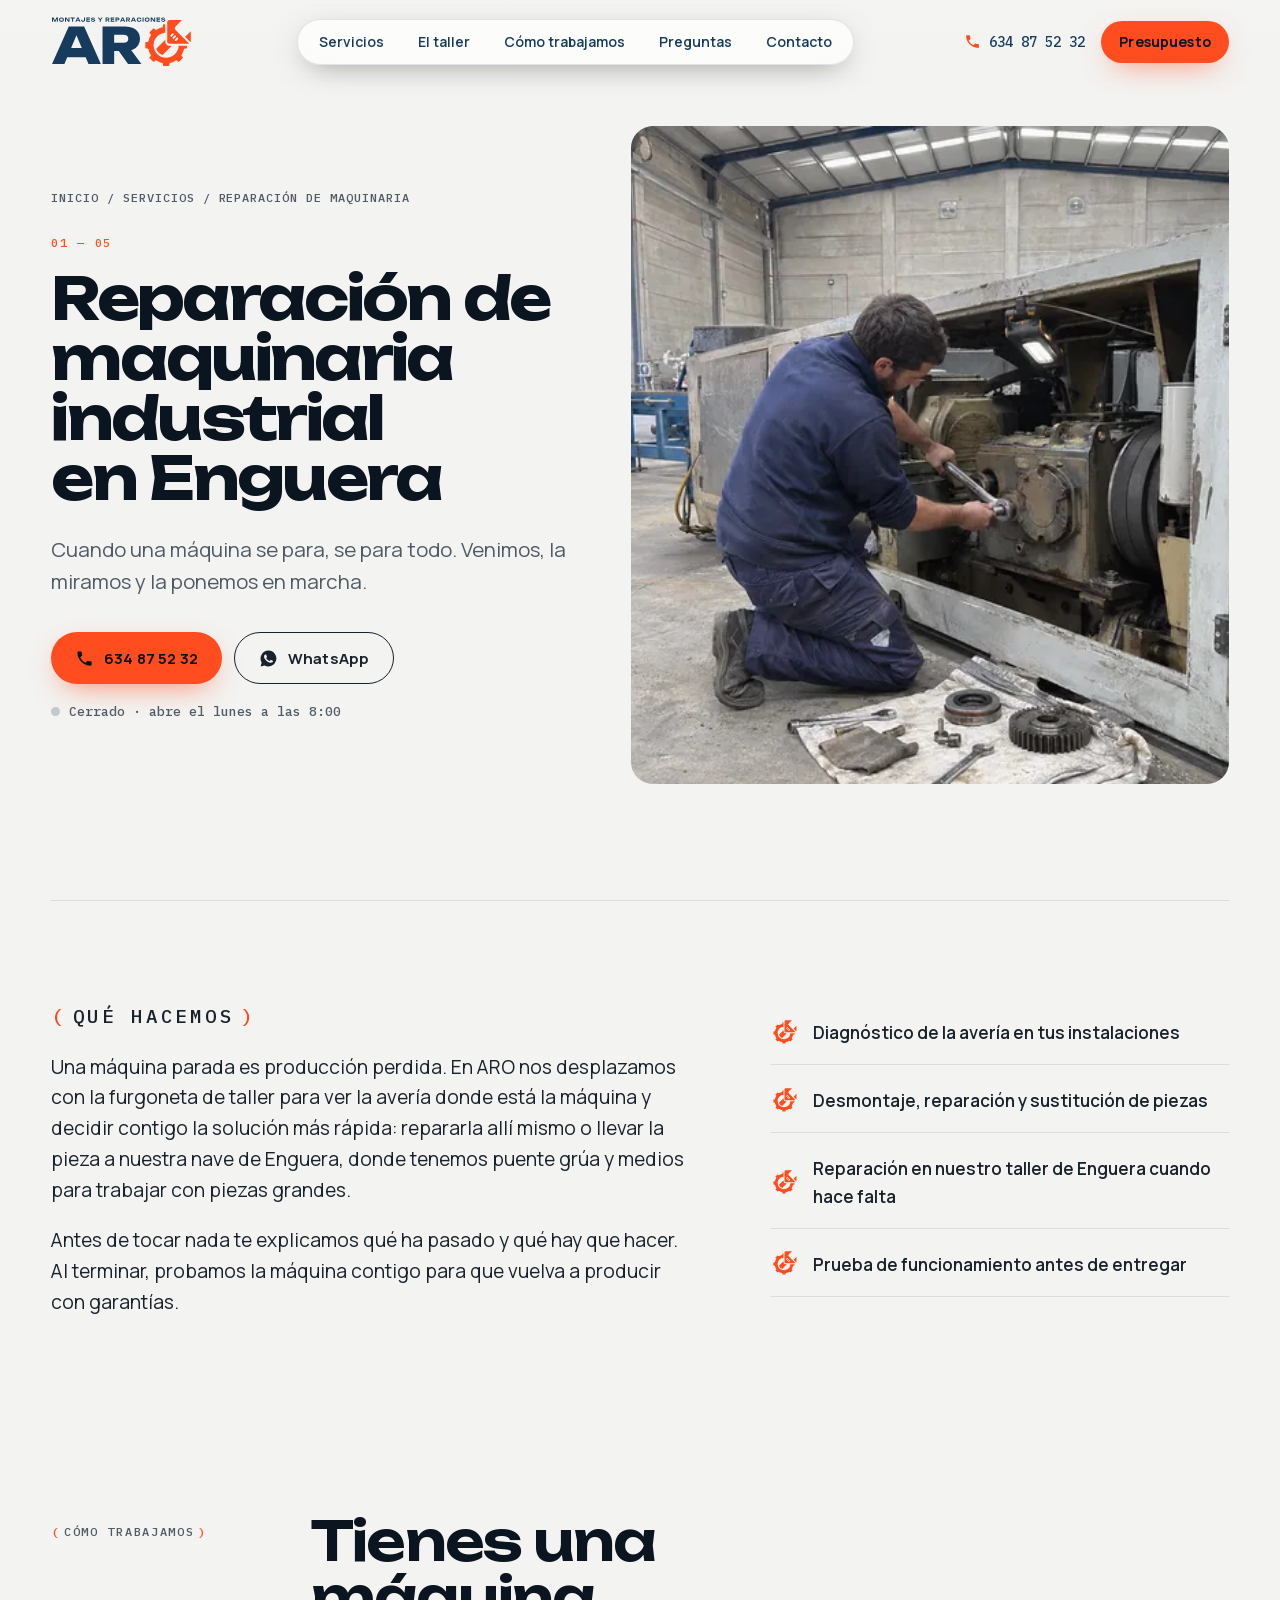
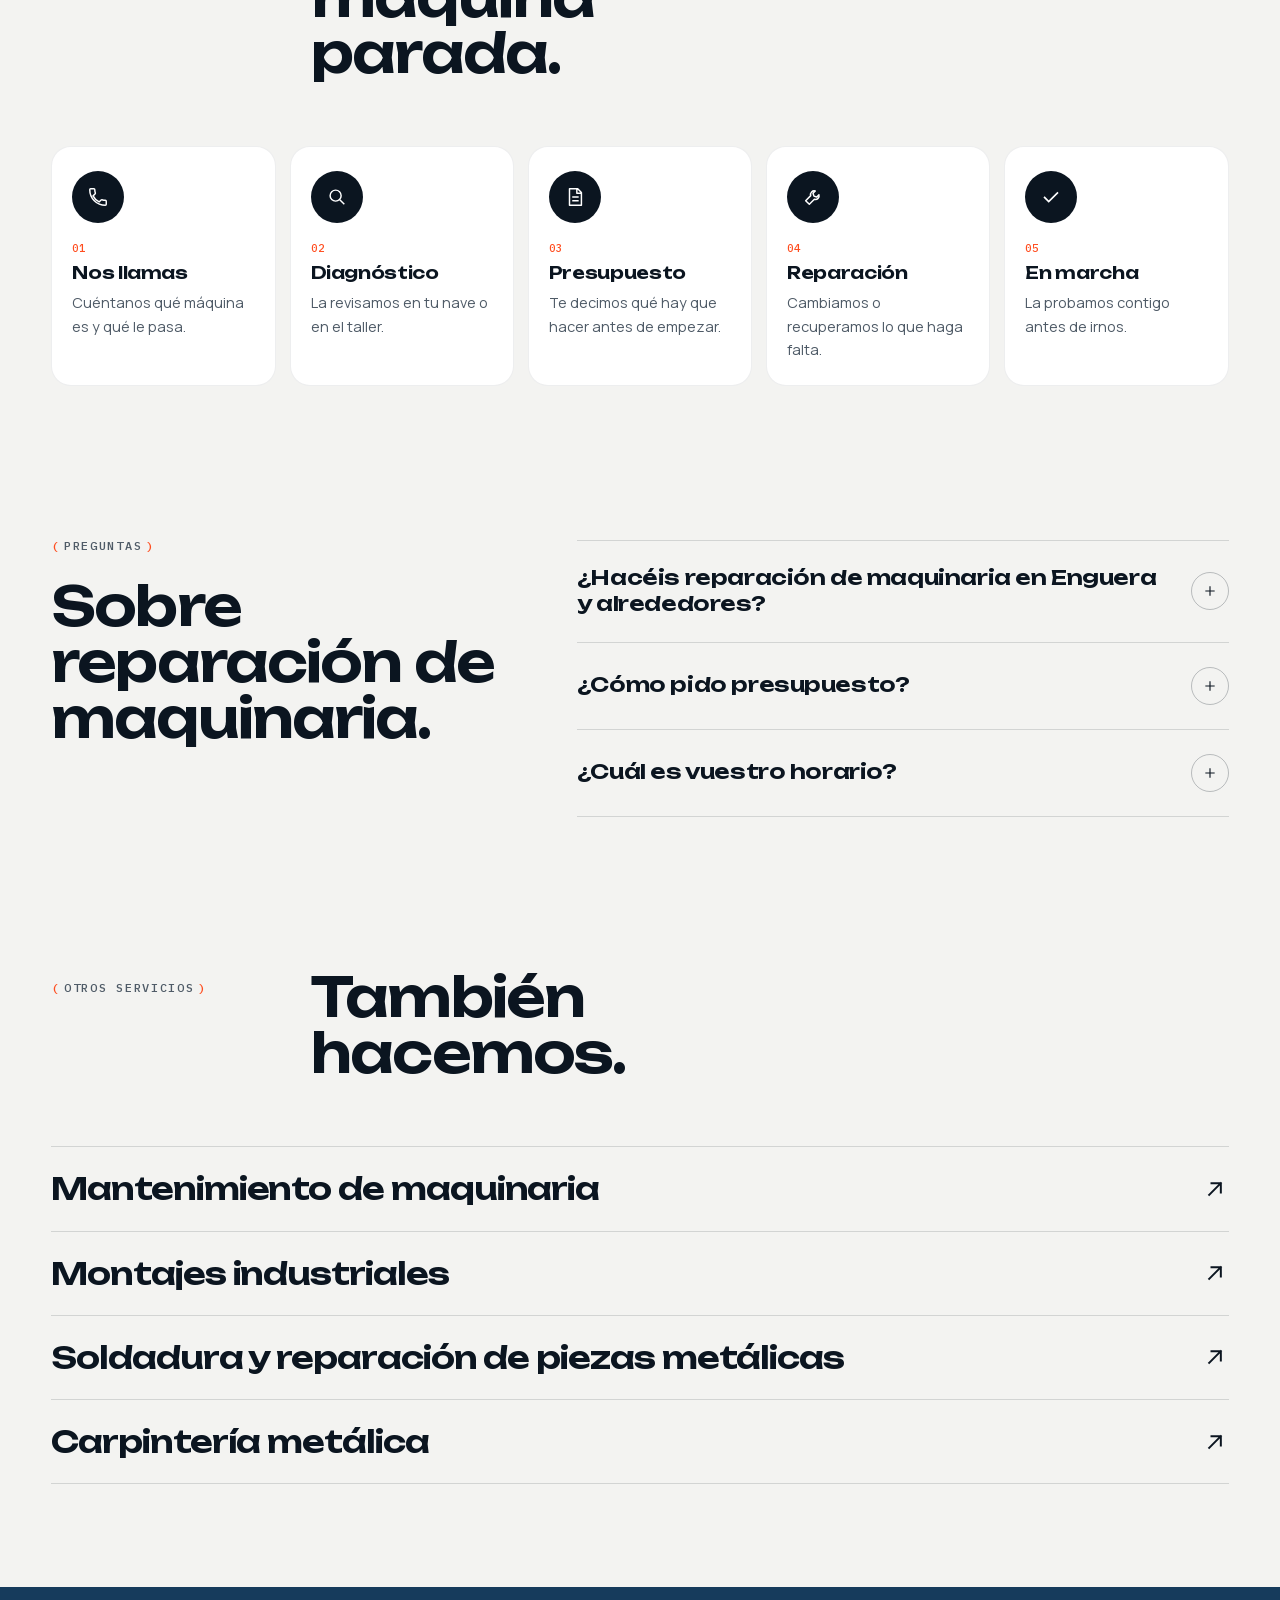
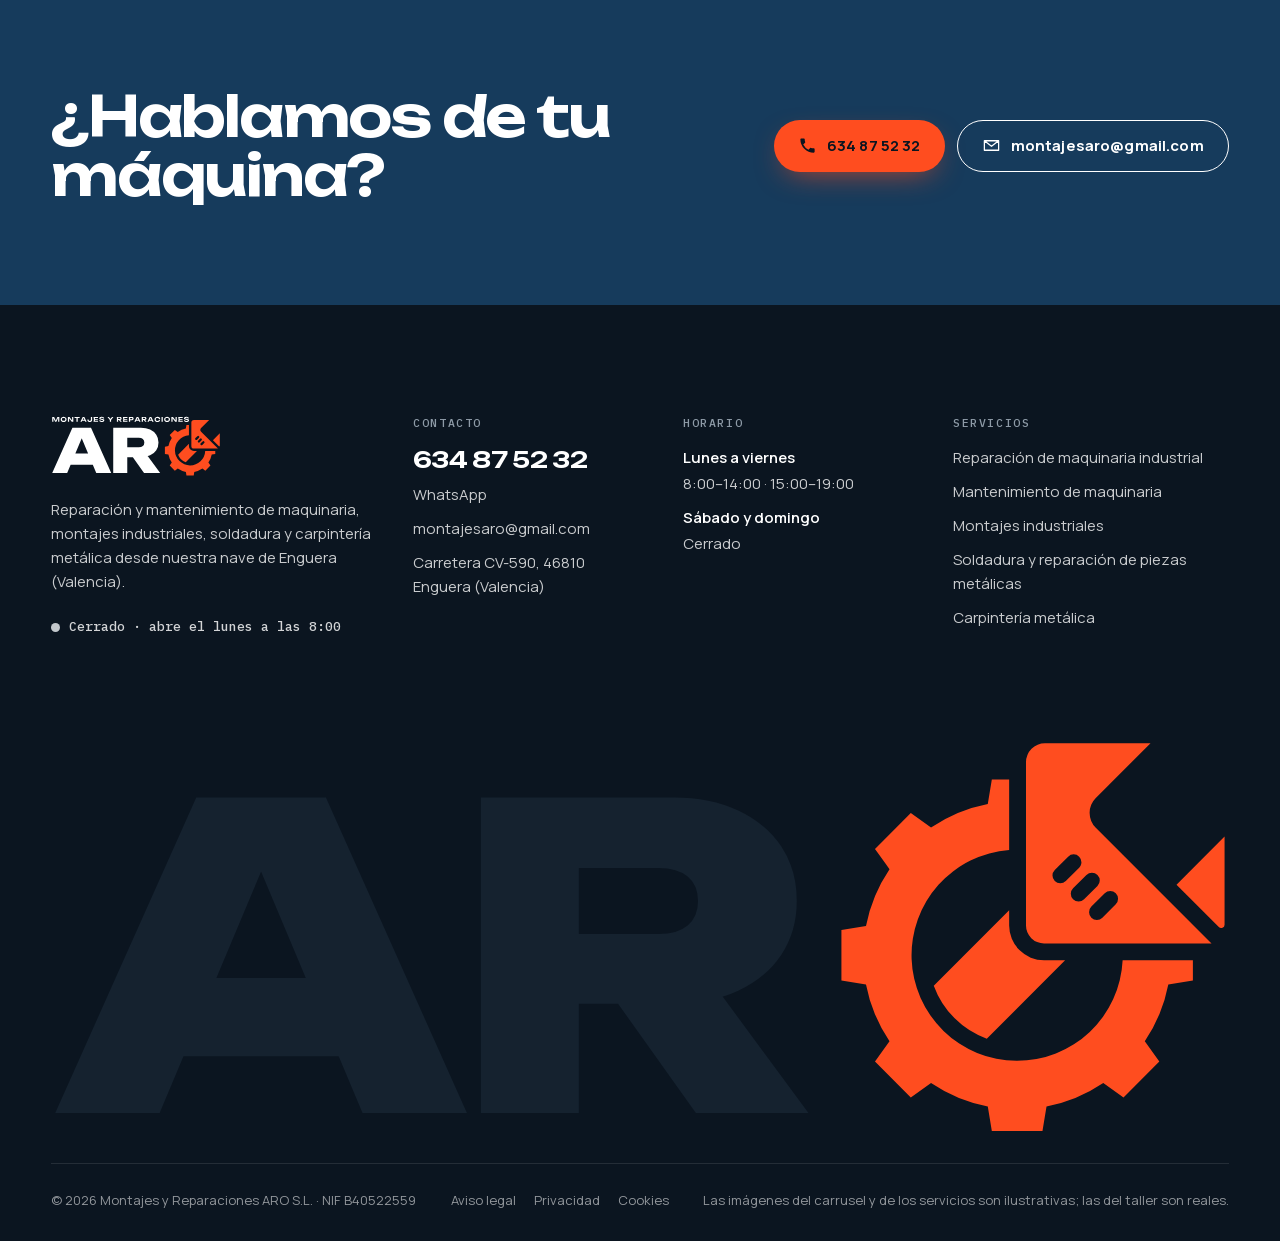
<file: servicios/reparacion-maquinaria-industrial/index.html>
<!doctype html>
<html lang="es">
<head>
<meta charset="utf-8">
<meta name="viewport" content="width=device-width, initial-scale=1, viewport-fit=cover">
<script>document.documentElement.className += ' js';</script>
<title>Reparación de maquinaria industrial en Enguera | ARO</title>
<meta name="description" content="Reparación de maquinaria industrial en Enguera (Valencia): diagnóstico, cambio de piezas y puesta en marcha, en tu nave o en nuestro taller. 634 87 52 32.">
<link rel="canonical" href="https://nocodya-hue.github.io/aro-montajes/servicios/reparacion-maquinaria-industrial/">
<meta name="theme-color" content="#0B1520">
<meta name="geo.region" content="ES-V"><meta name="geo.placename" content="Enguera"><meta name="geo.position" content="38.9934104;-0.664753"><meta name="ICBM" content="38.9934104, -0.664753">
<meta property="og:type" content="website"><meta property="og:locale" content="es_ES"><meta property="og:site_name" content="Montajes y Reparaciones ARO">
<meta property="og:title" content="Reparación de maquinaria industrial en Enguera | ARO"><meta property="og:description" content="Reparación de maquinaria industrial en Enguera (Valencia): diagnóstico, cambio de piezas y puesta en marcha, en tu nave o en nuestro taller. 634 87 52 32."><meta property="og:url" content="https://nocodya-hue.github.io/aro-montajes/servicios/reparacion-maquinaria-industrial/">
<meta property="og:image" content="https://nocodya-hue.github.io/aro-montajes/media/img/srv-reparacion-1600.webp"><meta name="twitter:card" content="summary_large_image">
<link rel="icon" href="../../favicon.svg" type="image/svg+xml">
<link rel="preload" href="../../fonts/unbounded-var.woff2" as="font" type="font/woff2" crossorigin>
<link rel="preload" href="../../fonts/manrope-var.woff2" as="font" type="font/woff2" crossorigin>
<link rel="preload" as="image" imagesrcset="../../media/img/srv-reparacion-640.webp 640w, ../../media/img/srv-reparacion-1080.webp 1080w" imagesizes="(max-width: 900px) 100vw, 50vw" fetchpriority="high">
<link rel="stylesheet" href="../../css/main.css?v=mvqjrhvc">
<script type="application/ld+json">{"@context":"https://schema.org","@graph":[{"@type":"LocalBusiness","@id":"https://nocodya-hue.github.io/aro-montajes/#negocio","name":"Montajes y Reparaciones ARO","legalName":"Montajes y Reparaciones ARO S.L.","taxID":"B40522559","url":"https://nocodya-hue.github.io/aro-montajes/","image":"https://nocodya-hue.github.io/aro-montajes/media/img/fachada-1600.webp","logo":"https://nocodya-hue.github.io/aro-montajes/media/logo-aro.svg","telephone":"+34634875232","email":"montajesaro@gmail.com","foundingDate":"2018","description":"Reparación y mantenimiento de maquinaria industrial, montajes industriales, soldadura y reparación de piezas metálicas y carpintería metálica en Enguera (Valencia).","address":{"@type":"PostalAddress","streetAddress":"Carretera CV-590","postalCode":"46810","addressLocality":"Enguera","addressRegion":"Valencia","addressCountry":"ES"},"geo":{"@type":"GeoCoordinates","latitude":38.9934104,"longitude":-0.664753},"hasMap":"https://www.google.com/maps/search/?api=1&query=MONTAJES+Y+REPARACIONES+ARO+SLU&query_place_id=ChIJlTMjVoRzYQ0R097Tpfbip1s","openingHoursSpecification":[{"@type":"OpeningHoursSpecification","dayOfWeek":["Monday","Tuesday","Wednesday","Thursday","Friday"],"opens":"08:00","closes":"14:00"},{"@type":"OpeningHoursSpecification","dayOfWeek":["Monday","Tuesday","Wednesday","Thursday","Friday"],"opens":"15:00","closes":"19:00"}],"areaServed":[{"@type":"City","name":"Enguera"},{"@type":"AdministrativeArea","name":"Provincia de Valencia"}],"makesOffer":[{"@type":"Offer","itemOffered":{"@type":"Service","name":"Reparación de maquinaria industrial","url":"https://nocodya-hue.github.io/aro-montajes/servicios/reparacion-maquinaria-industrial/"}},{"@type":"Offer","itemOffered":{"@type":"Service","name":"Mantenimiento de maquinaria","url":"https://nocodya-hue.github.io/aro-montajes/servicios/mantenimiento-de-maquinaria/"}},{"@type":"Offer","itemOffered":{"@type":"Service","name":"Montajes industriales","url":"https://nocodya-hue.github.io/aro-montajes/servicios/montajes-industriales/"}},{"@type":"Offer","itemOffered":{"@type":"Service","name":"Soldadura y reparación de piezas metálicas","url":"https://nocodya-hue.github.io/aro-montajes/servicios/soldadura-y-reparacion-de-piezas-metalicas/"}},{"@type":"Offer","itemOffered":{"@type":"Service","name":"Carpintería metálica","url":"https://nocodya-hue.github.io/aro-montajes/servicios/carpinteria-metalica/"}}]},{"@type":"Service","name":"Reparación de maquinaria industrial","serviceType":"Reparación de maquinaria industrial","description":"Reparación de maquinaria industrial en Enguera (Valencia): diagnóstico, cambio de piezas y puesta en marcha, en tu nave o en nuestro taller. 634 87 52 32.","url":"https://nocodya-hue.github.io/aro-montajes/servicios/reparacion-maquinaria-industrial/","provider":{"@id":"https://nocodya-hue.github.io/aro-montajes/#negocio"},"areaServed":{"@type":"City","name":"Enguera"}},{"@type":"BreadcrumbList","itemListElement":[{"@type":"ListItem","position":1,"name":"Inicio","item":"https://nocodya-hue.github.io/aro-montajes/"},{"@type":"ListItem","position":2,"name":"Servicios","item":"https://nocodya-hue.github.io/aro-montajes/#servicios"},{"@type":"ListItem","position":3,"name":"Reparación de maquinaria","item":"https://nocodya-hue.github.io/aro-montajes/servicios/reparacion-maquinaria-industrial/"}]},{"@type":"FAQPage","mainEntity":[{"@type":"Question","name":"¿Hacéis reparación de maquinaria en Enguera y alrededores?","acceptedAnswer":{"@type":"Answer","text":"Sí. Trabajamos desde nuestra nave de Enguera (Valencia) y nos desplazamos a las instalaciones de nuestros clientes con furgonetas de taller."}},{"@type":"Question","name":"¿Cómo pido presupuesto?","acceptedAnswer":{"@type":"Answer","text":"Llámanos al 634 87 52 32, escríbenos por WhatsApp o a montajesaro@gmail.com. Si hace falta, vamos a verlo antes de darte precio."}},{"@type":"Question","name":"¿Cuál es vuestro horario?","acceptedAnswer":{"@type":"Answer","text":"De lunes a viernes, de 8:00 a 14:00 y de 15:00 a 19:00."}}]}]}</script>
</head>
<body class="servicio">
<a class="saltar" href="#contenido">Saltar al contenido</a>
<header class="cab cab--clara" data-cab>
  <a class="cab__marca" href="../../" aria-label="Montajes y Reparaciones ARO, inicio"><svg class="logo cab__logo" viewBox="-20 -960 2819 1037" role="img" aria-label=""><path class="lg-letra lg-sub" transform="translate(-8.0 -846) scale(0.1097)" d="M1147.9 -750V0H968.4V-684.3L1012.1 -680.5L706.7 0H514.4L209.1 -678.6L252.8 -682.9V0H73.2V-750H363.9L649.5 -93.9H573.1L857.2 -750ZM1796.3 15.8Q1664.3 15.8 1564.8 -33.2Q1465.3 -82.2 1409.9 -170.1Q1354.6 -258.1 1354.6 -375Q1354.6 -491.9 1409.9 -579.9Q1465.3 -667.8 1564.8 -716.8Q1664.3 -765.8 1796.3 -765.8Q1928.4 -765.8 2027.8 -716.8Q2127.3 -667.8 2182.7 -579.9Q2238 -491.9 2238 -375Q2238 -258.1 2182.7 -170.1Q2127.3 -82.2 2027.8 -33.2Q1928.4 15.8 1796.3 15.8ZM1796.3 -152.6Q1873.8 -152.6 1929.9 -179.5Q1986 -206.5 2016.6 -256.4Q2047.3 -306.4 2047.3 -375Q2047.3 -443.6 2016.6 -493.6Q1986 -543.5 1929.9 -570.5Q1873.8 -597.4 1796.3 -597.4Q1719.4 -597.4 1663 -570.5Q1606.6 -543.5 1576 -493.6Q1545.3 -443.6 1545.3 -375Q1545.3 -306.4 1576 -256.4Q1606.6 -206.5 1663 -179.5Q1719.4 -152.6 1796.3 -152.6ZM3140.2 -128.6 3079 -117.7V-750H3261.9V0H3024.1L2567.5 -631.9L2628.1 -642.8V0H2445.2V-750H2689.7ZM3740.2 -666.5H3929V0H3740.2ZM3448.3 -750H4221V-582.7H3448.3ZM4542.3 -151.3V-303.5H5060.5V-151.3ZM4928.1 -750 5274.2 0H5072.8L4776.5 -671.2H4834.2L4537.8 0H4336.5L4682.5 -750ZM5391.6 -366.7H5576.5V-339.5Q5576.5 -247.1 5616.1 -197.6Q5655.6 -148.1 5746.7 -148.1Q5836.9 -148.1 5877.6 -195.2Q5918.3 -242.3 5918.3 -325.2V-750H6107.1V-316.2Q6107.1 -211.3 6061.8 -136.7Q6016.6 -62.2 5935.5 -23.2Q5854.5 15.8 5746.7 15.8Q5640.9 15.8 5560.8 -24.4Q5480.6 -64.5 5436.6 -141Q5392.5 -217.5 5392.5 -325.2ZM6969.7 -445.3V-304.7H6427.3V-445.3ZM6554.8 -375 6504.9 -65.2 6426.2 -154.5H7002.3V0H6315.9L6373.6 -375L6315.9 -750H6997.3V-595.5H6426.2L6504.9 -684.8ZM7184.6 -245.4H7376.3Q7381.4 -210.7 7407.2 -185Q7433.1 -159.4 7476.6 -145.4Q7520 -131.4 7578.1 -131.4Q7660.6 -131.4 7708.2 -154.1Q7755.7 -176.8 7755.7 -218.7Q7755.7 -250.9 7728.4 -268.7Q7701.2 -286.4 7625.7 -294.2L7480.8 -309.4Q7330 -324.2 7262.4 -378.9Q7194.8 -433.6 7194.8 -528.6Q7194.8 -604.4 7239.2 -657.4Q7283.6 -710.4 7364.4 -738.1Q7445.1 -765.8 7553.4 -765.8Q7659.8 -765.8 7742.1 -735.1Q7824.4 -704.5 7873.1 -649.4Q7921.9 -594.3 7926.3 -520.5H7734.7Q7730.6 -550.6 7707.5 -572.4Q7684.4 -594.2 7644.5 -606.4Q7604.6 -618.6 7549.5 -618.6Q7474.2 -618.6 7429.7 -597.2Q7385.3 -575.7 7385.3 -535.9Q7385.3 -506.3 7411.5 -489Q7437.7 -471.8 7506.1 -464L7659.3 -447.3Q7764.4 -436.4 7827.1 -412Q7889.9 -387.6 7917.8 -345.6Q7945.8 -303.7 7945.8 -239.9Q7945.8 -162.9 7899.5 -105.3Q7853.3 -47.7 7769.7 -16Q7686.2 15.8 7574.8 15.8Q7460.5 15.8 7373.7 -16.9Q7286.9 -49.6 7237.3 -108.5Q7187.7 -167.5 7184.6 -245.4ZM8784 0V-363.4H8972.7V0ZM8431.8 -750H8641.1L8921.5 -394.4H8834.3L9114.1 -750H9323.5L8938.8 -262.1L8817.5 -260.2ZM9978.9 -419.7H10260.1Q10313.4 -419.7 10344.1 -444.3Q10374.7 -468.8 10374.7 -512.7Q10374.7 -557.2 10344.1 -581.5Q10313.4 -605.8 10260.1 -605.8H9952.3L10036.9 -698.7V0H9848.2V-750H10284.7Q10368.6 -750 10431.7 -720.1Q10494.8 -690.3 10530.1 -637.3Q10565.4 -584.3 10565.4 -512.7Q10565.4 -443.1 10530.1 -389.9Q10494.8 -336.7 10431.7 -307.1Q10368.6 -277.5 10284.7 -277.5H9978.9ZM10099.9 -351H10313.4L10589.4 0H10369.7ZM11413.7 -445.3V-304.7H10871.3V-445.3ZM10998.8 -375 10948.9 -65.2 10870.2 -154.5H11446.3V0H10759.9L10817.6 -375L10759.9 -750H11441.3V-595.5H10870.2L10948.9 -684.8ZM12080.2 -750Q12172.3 -750 12238.8 -718.4Q12305.2 -686.8 12340.7 -629.7Q12376.3 -572.6 12376.3 -496.8Q12376.3 -420.9 12340.7 -363.8Q12305.2 -306.7 12238.8 -275.2Q12172.3 -243.6 12080.2 -243.6H11752.2V-396.8H12069.8Q12124.3 -396.8 12154.9 -423.5Q12185.5 -450.1 12185.5 -496.8Q12185.5 -543.9 12154.9 -570.4Q12124.3 -596.8 12069.8 -596.8H11769.3L11853.9 -685.3V0H11665.2V-750ZM12700.3 -151.3V-303.5H13218.5V-151.3ZM13086.1 -750 13432.2 0H13230.8L12934.5 -671.2H12992.2L12695.8 0H12494.5L12840.5 -750ZM13733.9 -419.7H14015.1Q14068.4 -419.7 14099.1 -444.3Q14129.7 -468.8 14129.7 -512.7Q14129.7 -557.2 14099.1 -581.5Q14068.4 -605.8 14015.1 -605.8H13707.3L13791.9 -698.7V0H13603.2V-750H14039.7Q14123.6 -750 14186.7 -720.1Q14249.8 -690.3 14285.1 -637.3Q14320.4 -584.3 14320.4 -512.7Q14320.4 -443.1 14285.1 -389.9Q14249.8 -336.7 14186.7 -307.1Q14123.6 -277.5 14039.7 -277.5H13733.9ZM13854.9 -351H14068.4L14344.4 0H14124.7ZM14673.3 -151.3V-303.5H15191.5V-151.3ZM15059.1 -750 15405.2 0H15203.8L14907.5 -671.2H14965.2L14668.8 0H14467.5L14813.5 -750ZM16399.2 -309.6Q16388.3 -212.7 16332 -139.2Q16275.7 -65.8 16184.1 -25Q16092.5 15.8 15974.5 15.8Q15844.9 15.8 15747.6 -33.2Q15650.4 -82.2 15596.3 -170.1Q15542.1 -258.1 15542.1 -375Q15542.1 -491.9 15596.3 -579.9Q15650.4 -667.8 15747.6 -716.8Q15844.9 -765.8 15974.5 -765.8Q16092.5 -765.8 16184.1 -725Q16275.7 -684.2 16332 -611Q16388.3 -537.9 16399.2 -440.4H16209.4Q16199.3 -490.9 16168.5 -527Q16137.6 -563 16088.4 -582.4Q16039.1 -601.9 15974 -601.9Q15899.5 -601.9 15845.3 -574.5Q15791.2 -547.1 15762 -496Q15732.9 -444.9 15732.9 -375Q15732.9 -305.1 15762 -254.2Q15791.2 -203.3 15845.3 -175.7Q15899.5 -148.1 15974 -148.1Q16039.1 -148.1 16088.4 -166.8Q16137.6 -185.6 16168.5 -221.9Q16199.3 -258.2 16209.4 -309.6ZM16600.2 -750H16788.9V0H16600.2ZM17437.3 15.8Q17305.3 15.8 17205.8 -33.2Q17106.3 -82.2 17050.9 -170.1Q16995.6 -258.1 16995.6 -375Q16995.6 -491.9 17050.9 -579.9Q17106.3 -667.8 17205.8 -716.8Q17305.3 -765.8 17437.3 -765.8Q17569.4 -765.8 17668.8 -716.8Q17768.3 -667.8 17823.7 -579.9Q17879 -491.9 17879 -375Q17879 -258.1 17823.7 -170.1Q17768.3 -82.2 17668.8 -33.2Q17569.4 15.8 17437.3 15.8ZM17437.3 -152.6Q17514.8 -152.6 17570.9 -179.5Q17627 -206.5 17657.6 -256.4Q17688.3 -306.4 17688.3 -375Q17688.3 -443.6 17657.6 -493.6Q17627 -543.5 17570.9 -570.5Q17514.8 -597.4 17437.3 -597.4Q17360.4 -597.4 17304 -570.5Q17247.6 -543.5 17217 -493.6Q17186.3 -443.6 17186.3 -375Q17186.3 -306.4 17217 -256.4Q17247.6 -206.5 17304 -179.5Q17360.4 -152.6 17437.3 -152.6ZM18781.2 -128.6 18720 -117.7V-750H18902.9V0H18665.1L18208.5 -631.9L18269.1 -642.8V0H18086.2V-750H18330.7ZM19774.7 -445.3V-304.7H19232.3V-445.3ZM19359.8 -375 19309.9 -65.2 19231.2 -154.5H19807.3V0H19120.9L19178.6 -375L19120.9 -750H19802.3V-595.5H19231.2L19309.9 -684.8ZM19989.6 -245.4H20181.3Q20186.4 -210.7 20212.2 -185Q20238.1 -159.4 20281.6 -145.4Q20325 -131.4 20383.1 -131.4Q20465.6 -131.4 20513.2 -154.1Q20560.7 -176.8 20560.7 -218.7Q20560.7 -250.9 20533.4 -268.7Q20506.2 -286.4 20430.7 -294.2L20285.8 -309.4Q20135 -324.2 20067.4 -378.9Q19999.8 -433.6 19999.8 -528.6Q19999.8 -604.4 20044.2 -657.4Q20088.6 -710.4 20169.4 -738.1Q20250.1 -765.8 20358.4 -765.8Q20464.8 -765.8 20547.1 -735.1Q20629.4 -704.5 20678.1 -649.4Q20726.9 -594.3 20731.3 -520.5H20539.7Q20535.6 -550.6 20512.5 -572.4Q20489.4 -594.2 20449.5 -606.4Q20409.6 -618.6 20354.5 -618.6Q20279.2 -618.6 20234.7 -597.2Q20190.3 -575.7 20190.3 -535.9Q20190.3 -506.3 20216.5 -489Q20242.7 -471.8 20311.1 -464L20464.3 -447.3Q20569.4 -436.4 20632.1 -412Q20694.9 -387.6 20722.8 -345.6Q20750.8 -303.7 20750.8 -239.9Q20750.8 -162.9 20704.5 -105.3Q20658.3 -47.7 20574.7 -16Q20491.2 15.8 20379.8 15.8Q20265.5 15.8 20178.7 -16.9Q20091.9 -49.6 20042.3 -108.5Q19992.7 -167.5 19989.6 -245.4Z"/><path class="lg-letra" transform="translate(1 0)" d="M227.2 -135.2V-321H740.8V-135.2ZM642.4 -750 977.6 0H729.4L456.8 -648.8H519.8L247.2 0H-1L334.2 -750Z"/><path class="lg-letra" transform="translate(947 0)" d="M225.6 -425.6H488.2Q531.8 -425.6 556.3 -446Q580.8 -466.4 580.8 -504Q580.8 -541.8 556.3 -562.1Q531.8 -582.4 488.2 -582.4H193L297.6 -690V0H64.8V-750H522.6Q610.4 -750 676.3 -719.1Q742.2 -688.2 778.9 -633.3Q815.6 -578.4 815.6 -504Q815.6 -431.6 778.9 -376.3Q742.2 -321 676.3 -290.5Q610.4 -260 522.6 -260H225.6ZM325.6 -351H584.6L843.4 0H575.8Z"/><path class="lg-aro" fill-rule="evenodd" d="M2267.4 -792.7L2226.2 -792.7L2216.6 -734.3A366 366 0 0 0 2081.7 -678.4L2033.6 -712.9L1948.5 -627.8L1983 -579.7A366 366 0 0 0 1927.1 -444.8L1868.7 -435.2L1868.7 -314.8L1927.1 -305.2A366 366 0 0 0 1983 -170.3L1948.5 -122.2L2033.6 -37.1L2081.7 -71.6A366 366 0 0 0 2216.6 -15.7L2226.2 42.7L2346.6 42.7L2356.2 -15.7A366 366 0 0 0 2491.1 -71.6L2539.2 -37.1L2624.3 -122.2L2589.8 -170.3A366 366 0 0 0 2645.7 -305.2L2704.1 -314.8L2704.1 -363L2537.1 -363A251 251 0 1 1 2267.4 -625.3L2267.4 -792.7ZM2352.4 -879L2603.4 -879L2473.3 -748.9A50 50 0 0 0 2473.3 -678.1L2748.4 -403L2350.4 -403A43 43 0 0 1 2307.4 -446L2307.4 -834A45 45 0 0 1 2352.4 -879ZM2433.8 -583.2A18.5 18.5 0 0 0 2407.6 -609.4L2375.8 -577.6A18.5 18.5 0 0 0 2402 -551.4L2433.8 -583.2ZM2477.3 -539.7A18.5 18.5 0 0 0 2451.1 -565.9L2419.3 -534.1A18.5 18.5 0 0 0 2445.5 -507.9L2477.3 -539.7ZM2520.8 -496.2A18.5 18.5 0 0 0 2494.6 -522.4L2462.8 -490.6A18.5 18.5 0 0 0 2489 -464.4L2520.8 -496.2ZM2267.4 -482L2088.2 -302.8A211 211 0 0 0 2214.2 -176.8L2400.4 -363L2350.4 -363A83 83 0 0 1 2267.4 -446L2267.4 -482ZM2665.2 -542.8L2779.4 -657L2779.4 -447.9A8 8 0 0 1 2765.7 -442.2L2665.2 -542.8Z"/></svg></a>
  <nav class="cab__nav" aria-label="Principal"><a href="../../#servicios">Servicios</a><a href="../../#taller">El taller</a><a href="../../#como-trabajamos">Cómo trabajamos</a><a href="../../#preguntas">Preguntas</a><a href="../../#contacto">Contacto</a></nav>
  <div class="cab__acc">
    <a class="cab__tel" href="tel:+34634875232" aria-label="Llamar al 634 87 52 32"><svg viewBox="0 0 24 24" aria-hidden="true"><path d="M6.6 10.8a15 15 0 0 0 6.6 6.6l2.2-2.2c.3-.3.7-.4 1-.2 1.1.4 2.3.6 3.6.6.6 0 1 .4 1 1V20c0 .6-.4 1-1 1A17 17 0 0 1 3 4c0-.6.4-1 1-1h3.5c.6 0 1 .4 1 1 0 1.3.2 2.5.6 3.6.1.3 0 .7-.2 1z" fill="currentColor"/></svg><span>634 87 52 32</span></a>
    <a class="btn btn--chispa btn--mini" href="../../#contacto">Presupuesto</a>
    <button class="cab__menu" type="button" aria-expanded="false" aria-controls="menu" aria-label="Abrir menú" data-menu><span></span><span></span></button>
  </div>
</header>
<div class="menu" id="menu" data-menu-panel hidden>
  <nav aria-label="Menú"><a href="../../#servicios"><i>01</i>Servicios</a><a href="../../#taller"><i>02</i>El taller</a><a href="../../#como-trabajamos"><i>03</i>Cómo trabajamos</a><a href="../../#preguntas"><i>04</i>Preguntas</a><a href="../../#contacto"><i>05</i>Contacto</a></nav>
  <div class="menu__srv"><b>Servicios</b><a href="../../servicios/reparacion-maquinaria-industrial/">Reparación de maquinaria</a><a href="../../servicios/mantenimiento-de-maquinaria/">Mantenimiento</a><a href="../../servicios/montajes-industriales/">Montajes industriales</a><a href="../../servicios/soldadura-y-reparacion-de-piezas-metalicas/">Soldadura y piezas metálicas</a><a href="../../servicios/carpinteria-metalica/">Carpintería metálica</a></div>
  <div class="menu__pie"><span class="estado estado--claro" data-estado data-horario='{"1":[["08:00","14:00"],["15:00","19:00"]],"2":[["08:00","14:00"],["15:00","19:00"]],"3":[["08:00","14:00"],["15:00","19:00"]],"4":[["08:00","14:00"],["15:00","19:00"]],"5":[["08:00","14:00"],["15:00","19:00"]]}'><i></i><span data-estado-txt>L–V 8:00–14:00 · 15:00–19:00</span></span><a class="btn btn--chispa btn--ancho" href="tel:+34634875232"><svg viewBox="0 0 24 24" aria-hidden="true"><path d="M6.6 10.8a15 15 0 0 0 6.6 6.6l2.2-2.2c.3-.3.7-.4 1-.2 1.1.4 2.3.6 3.6.6.6 0 1 .4 1 1V20c0 .6-.4 1-1 1A17 17 0 0 1 3 4c0-.6.4-1 1-1h3.5c.6 0 1 .4 1 1 0 1.3.2 2.5.6 3.6.1.3 0 .7-.2 1z" fill="currentColor"/></svg><span>Llamar al 634 87 52 32</span></a></div>
</div>
<main id="contenido" class="pag">
  <section class="pag__hero">
    <div class="env pag__hero-env">
      <nav class="migas" aria-label="Estás en"><a href="../../">Inicio</a><span>/</span><a href="../../#servicios">Servicios</a><span>/</span><span aria-current="page">Reparación de maquinaria</span></nav>
      <p class="pag__n">01 — 05</p>
      <h1 class="pag__t">Reparación de maquinaria industrial en Enguera</h1>
      <p class="pag__lema">Cuando una máquina se para, se para todo. Venimos, la miramos y la ponemos en marcha.</p>
      <div class="pag__acc"><a class="btn btn--chispa" href="tel:+34634875232"><svg viewBox="0 0 24 24" aria-hidden="true"><path d="M6.6 10.8a15 15 0 0 0 6.6 6.6l2.2-2.2c.3-.3.7-.4 1-.2 1.1.4 2.3.6 3.6.6.6 0 1 .4 1 1V20c0 .6-.4 1-1 1A17 17 0 0 1 3 4c0-.6.4-1 1-1h3.5c.6 0 1 .4 1 1 0 1.3.2 2.5.6 3.6.1.3 0 .7-.2 1z" fill="currentColor"/></svg><span>634 87 52 32</span></a><a class="btn btn--linea" href="https://wa.me/34634875232?text=Hola%2C%20quiero%20informaci%C3%B3n%20sobre%20reparaci%C3%B3n%20de%20maquinaria%20industrial." target="_blank" rel="noopener"><svg viewBox="0 0 24 24" aria-hidden="true"><path d="M12 2a10 10 0 0 0-8.6 15.1L2 22l5-1.3A10 10 0 1 0 12 2zm5.3 14.1c-.2.6-1.3 1.2-1.8 1.2-.5.1-1 .2-3.3-.7-2.8-1.1-4.5-3.9-4.7-4.1-.1-.2-1.1-1.5-1.1-2.8s.7-2 1-2.3c.2-.3.5-.3.7-.3h.5c.2 0 .4 0 .6.5l.8 2c.1.2.1.4 0 .5l-.3.5-.4.4c-.1.1-.3.3-.1.6.2.3.8 1.3 1.6 2.1 1.1 1 2 1.3 2.3 1.4.3.1.5.1.6-.1l.9-1.1c.2-.3.4-.2.7-.1l1.9.9c.3.1.5.2.5.3.1.2.1.7-.1 1.2z" fill="currentColor"/></svg><span>WhatsApp</span></a><span class="estado " data-estado data-horario='{"1":[["08:00","14:00"],["15:00","19:00"]],"2":[["08:00","14:00"],["15:00","19:00"]],"3":[["08:00","14:00"],["15:00","19:00"]],"4":[["08:00","14:00"],["15:00","19:00"]],"5":[["08:00","14:00"],["15:00","19:00"]]}'><i></i><span data-estado-txt>L–V 8:00–14:00 · 15:00–19:00</span></span></div>
    </div>
    <div class="pag__foto persiana" data-persiana><img src="../../media/img/srv-reparacion-1080.webp" srcset="../../media/img/srv-reparacion-640.webp 640w, ../../media/img/srv-reparacion-1080.webp 1080w" sizes="(max-width: 900px) 100vw, 50vw" alt="Reparación de maquinaria industrial (imagen ilustrativa)" loading="eager" decoding="sync" fetchpriority="high"><span class="persiana__lamas" aria-hidden="true"><i></i><i></i><i></i><i></i><i></i><i></i><i></i><i></i><i></i></span></div>
  </section>
  <section class="pag__cuerpo env">
    <div class="pag__texto"><p class="eti "><span>(</span>Qué hacemos<span>)</span></p><p>Una máquina parada es producción perdida. En ARO nos desplazamos con la furgoneta de taller para ver la avería donde está la máquina y decidir contigo la solución más rápida: repararla allí mismo o llevar la pieza a nuestra nave de Enguera, donde tenemos puente grúa y medios para trabajar con piezas grandes.</p><p>Antes de tocar nada te explicamos qué ha pasado y qué hay que hacer. Al terminar, probamos la máquina contigo para que vuelva a producir con garantías.</p></div>
    <ul class="pag__puntos"><li><svg class="pag__aro" viewBox="-514 -514 1028 1028" aria-hidden="true" focusable="false"><path fill-rule="evenodd" d="M-19 -417.7L-60.2 -417.7L-69.8 -359.3A366 366 0 0 0 -204.7 -303.4L-252.8 -337.9L-337.9 -252.8L-303.4 -204.7A366 366 0 0 0 -359.3 -69.8L-417.7 -60.2L-417.7 60.2L-359.3 69.8A366 366 0 0 0 -303.4 204.7L-337.9 252.8L-252.8 337.9L-204.7 303.4A366 366 0 0 0 -69.8 359.3L-60.2 417.7L60.2 417.7L69.8 359.3A366 366 0 0 0 204.7 303.4L252.8 337.9L337.9 252.8L303.4 204.7A366 366 0 0 0 359.3 69.8L417.7 60.2L417.7 12L250.7 12A251 251 0 1 1 -19 -250.3L-19 -417.7ZM66 -504L317 -504L186.9 -373.9A50 50 0 0 0 186.9 -303.1L462 -28L64 -28A43 43 0 0 1 21 -71L21 -459A45 45 0 0 1 66 -504ZM147.4 -208.2A18.5 18.5 0 0 0 121.2 -234.4L89.4 -202.6A18.5 18.5 0 0 0 115.6 -176.4L147.4 -208.2ZM190.9 -164.7A18.5 18.5 0 0 0 164.7 -190.9L132.9 -159.1A18.5 18.5 0 0 0 159.1 -132.9L190.9 -164.7ZM234.4 -121.2A18.5 18.5 0 0 0 208.2 -147.4L176.4 -115.6A18.5 18.5 0 0 0 202.6 -89.4L234.4 -121.2ZM-19 -107L-198.2 72.2A211 211 0 0 0 -72.2 198.2L114 12L64 12A83 83 0 0 1 -19 -71L-19 -107ZM378.8 -167.8L493 -282L493 -72.9A8 8 0 0 1 479.3 -67.2L378.8 -167.8Z"/></svg><span>Diagnóstico de la avería en tus instalaciones</span></li><li><svg class="pag__aro" viewBox="-514 -514 1028 1028" aria-hidden="true" focusable="false"><path fill-rule="evenodd" d="M-19 -417.7L-60.2 -417.7L-69.8 -359.3A366 366 0 0 0 -204.7 -303.4L-252.8 -337.9L-337.9 -252.8L-303.4 -204.7A366 366 0 0 0 -359.3 -69.8L-417.7 -60.2L-417.7 60.2L-359.3 69.8A366 366 0 0 0 -303.4 204.7L-337.9 252.8L-252.8 337.9L-204.7 303.4A366 366 0 0 0 -69.8 359.3L-60.2 417.7L60.2 417.7L69.8 359.3A366 366 0 0 0 204.7 303.4L252.8 337.9L337.9 252.8L303.4 204.7A366 366 0 0 0 359.3 69.8L417.7 60.2L417.7 12L250.7 12A251 251 0 1 1 -19 -250.3L-19 -417.7ZM66 -504L317 -504L186.9 -373.9A50 50 0 0 0 186.9 -303.1L462 -28L64 -28A43 43 0 0 1 21 -71L21 -459A45 45 0 0 1 66 -504ZM147.4 -208.2A18.5 18.5 0 0 0 121.2 -234.4L89.4 -202.6A18.5 18.5 0 0 0 115.6 -176.4L147.4 -208.2ZM190.9 -164.7A18.5 18.5 0 0 0 164.7 -190.9L132.9 -159.1A18.5 18.5 0 0 0 159.1 -132.9L190.9 -164.7ZM234.4 -121.2A18.5 18.5 0 0 0 208.2 -147.4L176.4 -115.6A18.5 18.5 0 0 0 202.6 -89.4L234.4 -121.2ZM-19 -107L-198.2 72.2A211 211 0 0 0 -72.2 198.2L114 12L64 12A83 83 0 0 1 -19 -71L-19 -107ZM378.8 -167.8L493 -282L493 -72.9A8 8 0 0 1 479.3 -67.2L378.8 -167.8Z"/></svg><span>Desmontaje, reparación y sustitución de piezas</span></li><li><svg class="pag__aro" viewBox="-514 -514 1028 1028" aria-hidden="true" focusable="false"><path fill-rule="evenodd" d="M-19 -417.7L-60.2 -417.7L-69.8 -359.3A366 366 0 0 0 -204.7 -303.4L-252.8 -337.9L-337.9 -252.8L-303.4 -204.7A366 366 0 0 0 -359.3 -69.8L-417.7 -60.2L-417.7 60.2L-359.3 69.8A366 366 0 0 0 -303.4 204.7L-337.9 252.8L-252.8 337.9L-204.7 303.4A366 366 0 0 0 -69.8 359.3L-60.2 417.7L60.2 417.7L69.8 359.3A366 366 0 0 0 204.7 303.4L252.8 337.9L337.9 252.8L303.4 204.7A366 366 0 0 0 359.3 69.8L417.7 60.2L417.7 12L250.7 12A251 251 0 1 1 -19 -250.3L-19 -417.7ZM66 -504L317 -504L186.9 -373.9A50 50 0 0 0 186.9 -303.1L462 -28L64 -28A43 43 0 0 1 21 -71L21 -459A45 45 0 0 1 66 -504ZM147.4 -208.2A18.5 18.5 0 0 0 121.2 -234.4L89.4 -202.6A18.5 18.5 0 0 0 115.6 -176.4L147.4 -208.2ZM190.9 -164.7A18.5 18.5 0 0 0 164.7 -190.9L132.9 -159.1A18.5 18.5 0 0 0 159.1 -132.9L190.9 -164.7ZM234.4 -121.2A18.5 18.5 0 0 0 208.2 -147.4L176.4 -115.6A18.5 18.5 0 0 0 202.6 -89.4L234.4 -121.2ZM-19 -107L-198.2 72.2A211 211 0 0 0 -72.2 198.2L114 12L64 12A83 83 0 0 1 -19 -71L-19 -107ZM378.8 -167.8L493 -282L493 -72.9A8 8 0 0 1 479.3 -67.2L378.8 -167.8Z"/></svg><span>Reparación en nuestro taller de Enguera cuando hace falta</span></li><li><svg class="pag__aro" viewBox="-514 -514 1028 1028" aria-hidden="true" focusable="false"><path fill-rule="evenodd" d="M-19 -417.7L-60.2 -417.7L-69.8 -359.3A366 366 0 0 0 -204.7 -303.4L-252.8 -337.9L-337.9 -252.8L-303.4 -204.7A366 366 0 0 0 -359.3 -69.8L-417.7 -60.2L-417.7 60.2L-359.3 69.8A366 366 0 0 0 -303.4 204.7L-337.9 252.8L-252.8 337.9L-204.7 303.4A366 366 0 0 0 -69.8 359.3L-60.2 417.7L60.2 417.7L69.8 359.3A366 366 0 0 0 204.7 303.4L252.8 337.9L337.9 252.8L303.4 204.7A366 366 0 0 0 359.3 69.8L417.7 60.2L417.7 12L250.7 12A251 251 0 1 1 -19 -250.3L-19 -417.7ZM66 -504L317 -504L186.9 -373.9A50 50 0 0 0 186.9 -303.1L462 -28L64 -28A43 43 0 0 1 21 -71L21 -459A45 45 0 0 1 66 -504ZM147.4 -208.2A18.5 18.5 0 0 0 121.2 -234.4L89.4 -202.6A18.5 18.5 0 0 0 115.6 -176.4L147.4 -208.2ZM190.9 -164.7A18.5 18.5 0 0 0 164.7 -190.9L132.9 -159.1A18.5 18.5 0 0 0 159.1 -132.9L190.9 -164.7ZM234.4 -121.2A18.5 18.5 0 0 0 208.2 -147.4L176.4 -115.6A18.5 18.5 0 0 0 202.6 -89.4L234.4 -121.2ZM-19 -107L-198.2 72.2A211 211 0 0 0 -72.2 198.2L114 12L64 12A83 83 0 0 1 -19 -71L-19 -107ZM378.8 -167.8L493 -282L493 -72.9A8 8 0 0 1 479.3 -67.2L378.8 -167.8Z"/></svg><span>Prueba de funcionamiento antes de entregar</span></li></ul>
  </section>
  <section class="pag__proc env">
    <div class="cabeza cabeza--fila"><p class="eti "><span>(</span>Cómo trabajamos<span>)</span></p><h2 class="titular">Tienes una máquina parada.</h2></div>
    <ol class="pag__pasos"><li><span class="proc__ico"><svg viewBox="0 0 24 24" aria-hidden="true"><path d="M6.6 10.8a15 15 0 0 0 6.6 6.6l2.2-2.2c.3-.3.7-.4 1-.2 1.1.4 2.3.6 3.6.6.6 0 1 .4 1 1V20c0 .6-.4 1-1 1A17 17 0 0 1 3 4c0-.6.4-1 1-1h3.5c.6 0 1 .4 1 1 0 1.3.2 2.5.6 3.6.1.3 0 .7-.2 1z" fill="none" stroke="currentColor" stroke-width="1.6"/></svg></span><i>01</i><b>Nos llamas</b><p>Cuéntanos qué máquina es y qué le pasa.</p></li><li><span class="proc__ico"><svg viewBox="0 0 24 24" aria-hidden="true"><circle cx="10.5" cy="10.5" r="6" fill="none" stroke="currentColor" stroke-width="1.6"/><path d="M15 15l5 5" stroke="currentColor" stroke-width="1.6"/></svg></span><i>02</i><b>Diagnóstico</b><p>La revisamos en tu nave o en el taller.</p></li><li><span class="proc__ico"><svg viewBox="0 0 24 24" aria-hidden="true"><path d="M6 3h9l4 4v14H6z M14 3v5h5 M9 12h7 M9 16h7" fill="none" stroke="currentColor" stroke-width="1.6" stroke-linejoin="round"/></svg></span><i>03</i><b>Presupuesto</b><p>Te decimos qué hay que hacer antes de empezar.</p></li><li><span class="proc__ico"><svg viewBox="0 0 24 24" aria-hidden="true"><path d="M14.5 5.5a4 4 0 0 0-5 5L4 16l4 4 5.5-5.5a4 4 0 0 0 5-5l-2.5 2.5-3-1-1-3z" fill="none" stroke="currentColor" stroke-width="1.6" stroke-linejoin="round"/></svg></span><i>04</i><b>Reparación</b><p>Cambiamos o recuperamos lo que haga falta.</p></li><li><span class="proc__ico"><svg viewBox="0 0 24 24" aria-hidden="true"><path d="M5 12.5l4.5 4.5L19 7.5" fill="none" stroke="currentColor" stroke-width="1.8" stroke-linecap="square"/></svg></span><i>05</i><b>En marcha</b><p>La probamos contigo antes de irnos.</p></li></ol>
  </section>
  <section class="pag__faq env">
    <div class="cabeza"><p class="eti "><span>(</span>Preguntas<span>)</span></p><h2 class="titular">Sobre reparación de maquinaria.</h2></div>
    <div class="faq__lista"><details class="faq__item"><summary><span>¿Hacéis reparación de maquinaria en Enguera y alrededores?</span><i><svg viewBox="0 0 24 24" aria-hidden="true"><path d="M12 5v14M5 12h14" fill="none" stroke="currentColor" stroke-width="1.7"/></svg></i></summary><p>Sí. Trabajamos desde nuestra nave de Enguera (Valencia) y nos desplazamos a las instalaciones de nuestros clientes con furgonetas de taller.</p></details><details class="faq__item"><summary><span>¿Cómo pido presupuesto?</span><i><svg viewBox="0 0 24 24" aria-hidden="true"><path d="M12 5v14M5 12h14" fill="none" stroke="currentColor" stroke-width="1.7"/></svg></i></summary><p>Llámanos al 634 87 52 32, escríbenos por WhatsApp o a montajesaro@gmail.com. Si hace falta, vamos a verlo antes de darte precio.</p></details><details class="faq__item"><summary><span>¿Cuál es vuestro horario?</span><i><svg viewBox="0 0 24 24" aria-hidden="true"><path d="M12 5v14M5 12h14" fill="none" stroke="currentColor" stroke-width="1.7"/></svg></i></summary><p>De lunes a viernes, de 8:00 a 14:00 y de 15:00 a 19:00.</p></details></div>
  </section>
  <section class="pag__otros env">
    <div class="cabeza cabeza--fila"><p class="eti "><span>(</span>Otros servicios<span>)</span></p><h2 class="titular">También hacemos.</h2></div>
    <div class="pag__otros-lista"><a href="../../servicios/mantenimiento-de-maquinaria/"><span>Mantenimiento de maquinaria</span><svg viewBox="0 0 24 24" aria-hidden="true"><path d="M7 17L17 7M9 7h8v8" fill="none" stroke="currentColor" stroke-width="1.7" stroke-linecap="square"/></svg></a><a href="../../servicios/montajes-industriales/"><span>Montajes industriales</span><svg viewBox="0 0 24 24" aria-hidden="true"><path d="M7 17L17 7M9 7h8v8" fill="none" stroke="currentColor" stroke-width="1.7" stroke-linecap="square"/></svg></a><a href="../../servicios/soldadura-y-reparacion-de-piezas-metalicas/"><span>Soldadura y reparación de piezas metálicas</span><svg viewBox="0 0 24 24" aria-hidden="true"><path d="M7 17L17 7M9 7h8v8" fill="none" stroke="currentColor" stroke-width="1.7" stroke-linecap="square"/></svg></a><a href="../../servicios/carpinteria-metalica/"><span>Carpintería metálica</span><svg viewBox="0 0 24 24" aria-hidden="true"><path d="M7 17L17 7M9 7h8v8" fill="none" stroke="currentColor" stroke-width="1.7" stroke-linecap="square"/></svg></a></div>
  </section>
  <section class="pag__cta">
    <div class="env pag__cta-env"><h2>¿Hablamos de tu máquina?</h2><div class="pag__acc"><a class="btn btn--chispa" href="tel:+34634875232"><svg viewBox="0 0 24 24" aria-hidden="true"><path d="M6.6 10.8a15 15 0 0 0 6.6 6.6l2.2-2.2c.3-.3.7-.4 1-.2 1.1.4 2.3.6 3.6.6.6 0 1 .4 1 1V20c0 .6-.4 1-1 1A17 17 0 0 1 3 4c0-.6.4-1 1-1h3.5c.6 0 1 .4 1 1 0 1.3.2 2.5.6 3.6.1.3 0 .7-.2 1z" fill="currentColor"/></svg><span>634 87 52 32</span></a><a class="btn btn--linea btn--claro" href="mailto:montajesaro@gmail.com"><svg viewBox="0 0 24 24" aria-hidden="true"><path d="M3 6h18v12H3zM3 6l9 7 9-7" fill="none" stroke="currentColor" stroke-width="1.6" stroke-linejoin="round"/></svg><span>montajesaro@gmail.com</span></a></div></div>
  </section>
</main>
<footer class="pie" data-pie>
  <div class="env pie__arriba">
    <div class="pie__marca"><svg class="logo pie__logo" viewBox="-20 -960 2819 1037" role="img" aria-label="Montajes y Reparaciones ARO"><path class="lg-letra lg-sub" transform="translate(-8.0 -846) scale(0.1097)" d="M1147.9 -750V0H968.4V-684.3L1012.1 -680.5L706.7 0H514.4L209.1 -678.6L252.8 -682.9V0H73.2V-750H363.9L649.5 -93.9H573.1L857.2 -750ZM1796.3 15.8Q1664.3 15.8 1564.8 -33.2Q1465.3 -82.2 1409.9 -170.1Q1354.6 -258.1 1354.6 -375Q1354.6 -491.9 1409.9 -579.9Q1465.3 -667.8 1564.8 -716.8Q1664.3 -765.8 1796.3 -765.8Q1928.4 -765.8 2027.8 -716.8Q2127.3 -667.8 2182.7 -579.9Q2238 -491.9 2238 -375Q2238 -258.1 2182.7 -170.1Q2127.3 -82.2 2027.8 -33.2Q1928.4 15.8 1796.3 15.8ZM1796.3 -152.6Q1873.8 -152.6 1929.9 -179.5Q1986 -206.5 2016.6 -256.4Q2047.3 -306.4 2047.3 -375Q2047.3 -443.6 2016.6 -493.6Q1986 -543.5 1929.9 -570.5Q1873.8 -597.4 1796.3 -597.4Q1719.4 -597.4 1663 -570.5Q1606.6 -543.5 1576 -493.6Q1545.3 -443.6 1545.3 -375Q1545.3 -306.4 1576 -256.4Q1606.6 -206.5 1663 -179.5Q1719.4 -152.6 1796.3 -152.6ZM3140.2 -128.6 3079 -117.7V-750H3261.9V0H3024.1L2567.5 -631.9L2628.1 -642.8V0H2445.2V-750H2689.7ZM3740.2 -666.5H3929V0H3740.2ZM3448.3 -750H4221V-582.7H3448.3ZM4542.3 -151.3V-303.5H5060.5V-151.3ZM4928.1 -750 5274.2 0H5072.8L4776.5 -671.2H4834.2L4537.8 0H4336.5L4682.5 -750ZM5391.6 -366.7H5576.5V-339.5Q5576.5 -247.1 5616.1 -197.6Q5655.6 -148.1 5746.7 -148.1Q5836.9 -148.1 5877.6 -195.2Q5918.3 -242.3 5918.3 -325.2V-750H6107.1V-316.2Q6107.1 -211.3 6061.8 -136.7Q6016.6 -62.2 5935.5 -23.2Q5854.5 15.8 5746.7 15.8Q5640.9 15.8 5560.8 -24.4Q5480.6 -64.5 5436.6 -141Q5392.5 -217.5 5392.5 -325.2ZM6969.7 -445.3V-304.7H6427.3V-445.3ZM6554.8 -375 6504.9 -65.2 6426.2 -154.5H7002.3V0H6315.9L6373.6 -375L6315.9 -750H6997.3V-595.5H6426.2L6504.9 -684.8ZM7184.6 -245.4H7376.3Q7381.4 -210.7 7407.2 -185Q7433.1 -159.4 7476.6 -145.4Q7520 -131.4 7578.1 -131.4Q7660.6 -131.4 7708.2 -154.1Q7755.7 -176.8 7755.7 -218.7Q7755.7 -250.9 7728.4 -268.7Q7701.2 -286.4 7625.7 -294.2L7480.8 -309.4Q7330 -324.2 7262.4 -378.9Q7194.8 -433.6 7194.8 -528.6Q7194.8 -604.4 7239.2 -657.4Q7283.6 -710.4 7364.4 -738.1Q7445.1 -765.8 7553.4 -765.8Q7659.8 -765.8 7742.1 -735.1Q7824.4 -704.5 7873.1 -649.4Q7921.9 -594.3 7926.3 -520.5H7734.7Q7730.6 -550.6 7707.5 -572.4Q7684.4 -594.2 7644.5 -606.4Q7604.6 -618.6 7549.5 -618.6Q7474.2 -618.6 7429.7 -597.2Q7385.3 -575.7 7385.3 -535.9Q7385.3 -506.3 7411.5 -489Q7437.7 -471.8 7506.1 -464L7659.3 -447.3Q7764.4 -436.4 7827.1 -412Q7889.9 -387.6 7917.8 -345.6Q7945.8 -303.7 7945.8 -239.9Q7945.8 -162.9 7899.5 -105.3Q7853.3 -47.7 7769.7 -16Q7686.2 15.8 7574.8 15.8Q7460.5 15.8 7373.7 -16.9Q7286.9 -49.6 7237.3 -108.5Q7187.7 -167.5 7184.6 -245.4ZM8784 0V-363.4H8972.7V0ZM8431.8 -750H8641.1L8921.5 -394.4H8834.3L9114.1 -750H9323.5L8938.8 -262.1L8817.5 -260.2ZM9978.9 -419.7H10260.1Q10313.4 -419.7 10344.1 -444.3Q10374.7 -468.8 10374.7 -512.7Q10374.7 -557.2 10344.1 -581.5Q10313.4 -605.8 10260.1 -605.8H9952.3L10036.9 -698.7V0H9848.2V-750H10284.7Q10368.6 -750 10431.7 -720.1Q10494.8 -690.3 10530.1 -637.3Q10565.4 -584.3 10565.4 -512.7Q10565.4 -443.1 10530.1 -389.9Q10494.8 -336.7 10431.7 -307.1Q10368.6 -277.5 10284.7 -277.5H9978.9ZM10099.9 -351H10313.4L10589.4 0H10369.7ZM11413.7 -445.3V-304.7H10871.3V-445.3ZM10998.8 -375 10948.9 -65.2 10870.2 -154.5H11446.3V0H10759.9L10817.6 -375L10759.9 -750H11441.3V-595.5H10870.2L10948.9 -684.8ZM12080.2 -750Q12172.3 -750 12238.8 -718.4Q12305.2 -686.8 12340.7 -629.7Q12376.3 -572.6 12376.3 -496.8Q12376.3 -420.9 12340.7 -363.8Q12305.2 -306.7 12238.8 -275.2Q12172.3 -243.6 12080.2 -243.6H11752.2V-396.8H12069.8Q12124.3 -396.8 12154.9 -423.5Q12185.5 -450.1 12185.5 -496.8Q12185.5 -543.9 12154.9 -570.4Q12124.3 -596.8 12069.8 -596.8H11769.3L11853.9 -685.3V0H11665.2V-750ZM12700.3 -151.3V-303.5H13218.5V-151.3ZM13086.1 -750 13432.2 0H13230.8L12934.5 -671.2H12992.2L12695.8 0H12494.5L12840.5 -750ZM13733.9 -419.7H14015.1Q14068.4 -419.7 14099.1 -444.3Q14129.7 -468.8 14129.7 -512.7Q14129.7 -557.2 14099.1 -581.5Q14068.4 -605.8 14015.1 -605.8H13707.3L13791.9 -698.7V0H13603.2V-750H14039.7Q14123.6 -750 14186.7 -720.1Q14249.8 -690.3 14285.1 -637.3Q14320.4 -584.3 14320.4 -512.7Q14320.4 -443.1 14285.1 -389.9Q14249.8 -336.7 14186.7 -307.1Q14123.6 -277.5 14039.7 -277.5H13733.9ZM13854.9 -351H14068.4L14344.4 0H14124.7ZM14673.3 -151.3V-303.5H15191.5V-151.3ZM15059.1 -750 15405.2 0H15203.8L14907.5 -671.2H14965.2L14668.8 0H14467.5L14813.5 -750ZM16399.2 -309.6Q16388.3 -212.7 16332 -139.2Q16275.7 -65.8 16184.1 -25Q16092.5 15.8 15974.5 15.8Q15844.9 15.8 15747.6 -33.2Q15650.4 -82.2 15596.3 -170.1Q15542.1 -258.1 15542.1 -375Q15542.1 -491.9 15596.3 -579.9Q15650.4 -667.8 15747.6 -716.8Q15844.9 -765.8 15974.5 -765.8Q16092.5 -765.8 16184.1 -725Q16275.7 -684.2 16332 -611Q16388.3 -537.9 16399.2 -440.4H16209.4Q16199.3 -490.9 16168.5 -527Q16137.6 -563 16088.4 -582.4Q16039.1 -601.9 15974 -601.9Q15899.5 -601.9 15845.3 -574.5Q15791.2 -547.1 15762 -496Q15732.9 -444.9 15732.9 -375Q15732.9 -305.1 15762 -254.2Q15791.2 -203.3 15845.3 -175.7Q15899.5 -148.1 15974 -148.1Q16039.1 -148.1 16088.4 -166.8Q16137.6 -185.6 16168.5 -221.9Q16199.3 -258.2 16209.4 -309.6ZM16600.2 -750H16788.9V0H16600.2ZM17437.3 15.8Q17305.3 15.8 17205.8 -33.2Q17106.3 -82.2 17050.9 -170.1Q16995.6 -258.1 16995.6 -375Q16995.6 -491.9 17050.9 -579.9Q17106.3 -667.8 17205.8 -716.8Q17305.3 -765.8 17437.3 -765.8Q17569.4 -765.8 17668.8 -716.8Q17768.3 -667.8 17823.7 -579.9Q17879 -491.9 17879 -375Q17879 -258.1 17823.7 -170.1Q17768.3 -82.2 17668.8 -33.2Q17569.4 15.8 17437.3 15.8ZM17437.3 -152.6Q17514.8 -152.6 17570.9 -179.5Q17627 -206.5 17657.6 -256.4Q17688.3 -306.4 17688.3 -375Q17688.3 -443.6 17657.6 -493.6Q17627 -543.5 17570.9 -570.5Q17514.8 -597.4 17437.3 -597.4Q17360.4 -597.4 17304 -570.5Q17247.6 -543.5 17217 -493.6Q17186.3 -443.6 17186.3 -375Q17186.3 -306.4 17217 -256.4Q17247.6 -206.5 17304 -179.5Q17360.4 -152.6 17437.3 -152.6ZM18781.2 -128.6 18720 -117.7V-750H18902.9V0H18665.1L18208.5 -631.9L18269.1 -642.8V0H18086.2V-750H18330.7ZM19774.7 -445.3V-304.7H19232.3V-445.3ZM19359.8 -375 19309.9 -65.2 19231.2 -154.5H19807.3V0H19120.9L19178.6 -375L19120.9 -750H19802.3V-595.5H19231.2L19309.9 -684.8ZM19989.6 -245.4H20181.3Q20186.4 -210.7 20212.2 -185Q20238.1 -159.4 20281.6 -145.4Q20325 -131.4 20383.1 -131.4Q20465.6 -131.4 20513.2 -154.1Q20560.7 -176.8 20560.7 -218.7Q20560.7 -250.9 20533.4 -268.7Q20506.2 -286.4 20430.7 -294.2L20285.8 -309.4Q20135 -324.2 20067.4 -378.9Q19999.8 -433.6 19999.8 -528.6Q19999.8 -604.4 20044.2 -657.4Q20088.6 -710.4 20169.4 -738.1Q20250.1 -765.8 20358.4 -765.8Q20464.8 -765.8 20547.1 -735.1Q20629.4 -704.5 20678.1 -649.4Q20726.9 -594.3 20731.3 -520.5H20539.7Q20535.6 -550.6 20512.5 -572.4Q20489.4 -594.2 20449.5 -606.4Q20409.6 -618.6 20354.5 -618.6Q20279.2 -618.6 20234.7 -597.2Q20190.3 -575.7 20190.3 -535.9Q20190.3 -506.3 20216.5 -489Q20242.7 -471.8 20311.1 -464L20464.3 -447.3Q20569.4 -436.4 20632.1 -412Q20694.9 -387.6 20722.8 -345.6Q20750.8 -303.7 20750.8 -239.9Q20750.8 -162.9 20704.5 -105.3Q20658.3 -47.7 20574.7 -16Q20491.2 15.8 20379.8 15.8Q20265.5 15.8 20178.7 -16.9Q20091.9 -49.6 20042.3 -108.5Q19992.7 -167.5 19989.6 -245.4Z"/><path class="lg-letra" transform="translate(1 0)" d="M227.2 -135.2V-321H740.8V-135.2ZM642.4 -750 977.6 0H729.4L456.8 -648.8H519.8L247.2 0H-1L334.2 -750Z"/><path class="lg-letra" transform="translate(947 0)" d="M225.6 -425.6H488.2Q531.8 -425.6 556.3 -446Q580.8 -466.4 580.8 -504Q580.8 -541.8 556.3 -562.1Q531.8 -582.4 488.2 -582.4H193L297.6 -690V0H64.8V-750H522.6Q610.4 -750 676.3 -719.1Q742.2 -688.2 778.9 -633.3Q815.6 -578.4 815.6 -504Q815.6 -431.6 778.9 -376.3Q742.2 -321 676.3 -290.5Q610.4 -260 522.6 -260H225.6ZM325.6 -351H584.6L843.4 0H575.8Z"/><path class="lg-aro" fill-rule="evenodd" d="M2267.4 -792.7L2226.2 -792.7L2216.6 -734.3A366 366 0 0 0 2081.7 -678.4L2033.6 -712.9L1948.5 -627.8L1983 -579.7A366 366 0 0 0 1927.1 -444.8L1868.7 -435.2L1868.7 -314.8L1927.1 -305.2A366 366 0 0 0 1983 -170.3L1948.5 -122.2L2033.6 -37.1L2081.7 -71.6A366 366 0 0 0 2216.6 -15.7L2226.2 42.7L2346.6 42.7L2356.2 -15.7A366 366 0 0 0 2491.1 -71.6L2539.2 -37.1L2624.3 -122.2L2589.8 -170.3A366 366 0 0 0 2645.7 -305.2L2704.1 -314.8L2704.1 -363L2537.1 -363A251 251 0 1 1 2267.4 -625.3L2267.4 -792.7ZM2352.4 -879L2603.4 -879L2473.3 -748.9A50 50 0 0 0 2473.3 -678.1L2748.4 -403L2350.4 -403A43 43 0 0 1 2307.4 -446L2307.4 -834A45 45 0 0 1 2352.4 -879ZM2433.8 -583.2A18.5 18.5 0 0 0 2407.6 -609.4L2375.8 -577.6A18.5 18.5 0 0 0 2402 -551.4L2433.8 -583.2ZM2477.3 -539.7A18.5 18.5 0 0 0 2451.1 -565.9L2419.3 -534.1A18.5 18.5 0 0 0 2445.5 -507.9L2477.3 -539.7ZM2520.8 -496.2A18.5 18.5 0 0 0 2494.6 -522.4L2462.8 -490.6A18.5 18.5 0 0 0 2489 -464.4L2520.8 -496.2ZM2267.4 -482L2088.2 -302.8A211 211 0 0 0 2214.2 -176.8L2400.4 -363L2350.4 -363A83 83 0 0 1 2267.4 -446L2267.4 -482ZM2665.2 -542.8L2779.4 -657L2779.4 -447.9A8 8 0 0 1 2765.7 -442.2L2665.2 -542.8Z"/></svg><p>Reparación y mantenimiento de maquinaria, montajes industriales, soldadura y carpintería metálica desde nuestra nave de Enguera (Valencia).</p><span class="estado estado--claro" data-estado data-horario='{"1":[["08:00","14:00"],["15:00","19:00"]],"2":[["08:00","14:00"],["15:00","19:00"]],"3":[["08:00","14:00"],["15:00","19:00"]],"4":[["08:00","14:00"],["15:00","19:00"]],"5":[["08:00","14:00"],["15:00","19:00"]]}'><i></i><span data-estado-txt>L–V 8:00–14:00 · 15:00–19:00</span></span></div>
    <div class="pie__col"><b>Contacto</b><a class="pie__tel" href="tel:+34634875232">634 87 52 32</a><a href="https://wa.me/34634875232?text=Hola%2C%20quiero%20pedir%20informaci%C3%B3n%20sobre%20un%20trabajo." target="_blank" rel="noopener">WhatsApp</a><a href="mailto:montajesaro@gmail.com">montajesaro@gmail.com</a><a href="https://www.google.com/maps/search/?api=1&query=MONTAJES+Y+REPARACIONES+ARO+SLU&query_place_id=ChIJlTMjVoRzYQ0R097Tpfbip1s" target="_blank" rel="noopener">Carretera CV-590, 46810 Enguera (Valencia)</a></div>
    <div class="pie__col"><b>Horario</b><span class="pie__hora"><span>Lunes a viernes</span><span>8:00–14:00 · 15:00–19:00</span></span><span class="pie__hora"><span>Sábado y domingo</span><span>Cerrado</span></span></div>
    <nav class="pie__col" aria-label="Servicios"><b>Servicios</b><a href="../../servicios/reparacion-maquinaria-industrial/">Reparación de maquinaria industrial</a><a href="../../servicios/mantenimiento-de-maquinaria/">Mantenimiento de maquinaria</a><a href="../../servicios/montajes-industriales/">Montajes industriales</a><a href="../../servicios/soldadura-y-reparacion-de-piezas-metalicas/">Soldadura y reparación de piezas metálicas</a><a href="../../servicios/carpinteria-metalica/">Carpintería metálica</a></nav>
  </div>
  <div class="pie__gigante" aria-hidden="true"><svg class="pie__aro" viewBox="-10 -889 2799 946" aria-hidden="true" focusable="false"><path class="gig-letra" transform="translate(1 0)" d="M227.2 -135.2V-321H740.8V-135.2ZM642.4 -750 977.6 0H729.4L456.8 -648.8H519.8L247.2 0H-1L334.2 -750Z"/><path class="gig-letra" transform="translate(947 0)" d="M225.6 -425.6H488.2Q531.8 -425.6 556.3 -446Q580.8 -466.4 580.8 -504Q580.8 -541.8 556.3 -562.1Q531.8 -582.4 488.2 -582.4H193L297.6 -690V0H64.8V-750H522.6Q610.4 -750 676.3 -719.1Q742.2 -688.2 778.9 -633.3Q815.6 -578.4 815.6 -504Q815.6 -431.6 778.9 -376.3Q742.2 -321 676.3 -290.5Q610.4 -260 522.6 -260H225.6ZM325.6 -351H584.6L843.4 0H575.8Z"/><g class="gig-aro" style="transform-origin:2286.4px -375px"><path fill-rule="evenodd" d="M2267.4 -792.7L2226.2 -792.7L2216.6 -734.3A366 366 0 0 0 2081.7 -678.4L2033.6 -712.9L1948.5 -627.8L1983 -579.7A366 366 0 0 0 1927.1 -444.8L1868.7 -435.2L1868.7 -314.8L1927.1 -305.2A366 366 0 0 0 1983 -170.3L1948.5 -122.2L2033.6 -37.1L2081.7 -71.6A366 366 0 0 0 2216.6 -15.7L2226.2 42.7L2346.6 42.7L2356.2 -15.7A366 366 0 0 0 2491.1 -71.6L2539.2 -37.1L2624.3 -122.2L2589.8 -170.3A366 366 0 0 0 2645.7 -305.2L2704.1 -314.8L2704.1 -363L2537.1 -363A251 251 0 1 1 2267.4 -625.3L2267.4 -792.7ZM2352.4 -879L2603.4 -879L2473.3 -748.9A50 50 0 0 0 2473.3 -678.1L2748.4 -403L2350.4 -403A43 43 0 0 1 2307.4 -446L2307.4 -834A45 45 0 0 1 2352.4 -879ZM2433.8 -583.2A18.5 18.5 0 0 0 2407.6 -609.4L2375.8 -577.6A18.5 18.5 0 0 0 2402 -551.4L2433.8 -583.2ZM2477.3 -539.7A18.5 18.5 0 0 0 2451.1 -565.9L2419.3 -534.1A18.5 18.5 0 0 0 2445.5 -507.9L2477.3 -539.7ZM2520.8 -496.2A18.5 18.5 0 0 0 2494.6 -522.4L2462.8 -490.6A18.5 18.5 0 0 0 2489 -464.4L2520.8 -496.2ZM2267.4 -482L2088.2 -302.8A211 211 0 0 0 2214.2 -176.8L2400.4 -363L2350.4 -363A83 83 0 0 1 2267.4 -446L2267.4 -482ZM2665.2 -542.8L2779.4 -657L2779.4 -447.9A8 8 0 0 1 2765.7 -442.2L2665.2 -542.8Z"/></g></svg></div>
  <div class="env pie__legal"><span>© 2026 Montajes y Reparaciones ARO S.L. · NIF B40522559</span><nav aria-label="Legal"><a href="../../legal/#aviso-legal">Aviso legal</a><a href="../../legal/#privacidad">Privacidad</a><a href="../../legal/#cookies">Cookies</a></nav><span>Las imágenes del carrusel y de los servicios son ilustrativas; las del taller son reales.</span></div>
</footer>
<nav class="barra-movil" aria-label="Contacto rápido"><a class="barra-movil__ico" href="tel:+34634875232"><svg viewBox="0 0 24 24" aria-hidden="true"><path d="M6.6 10.8a15 15 0 0 0 6.6 6.6l2.2-2.2c.3-.3.7-.4 1-.2 1.1.4 2.3.6 3.6.6.6 0 1 .4 1 1V20c0 .6-.4 1-1 1A17 17 0 0 1 3 4c0-.6.4-1 1-1h3.5c.6 0 1 .4 1 1 0 1.3.2 2.5.6 3.6.1.3 0 .7-.2 1z" fill="currentColor"/></svg><span>Llamar</span></a><a class="barra-movil__ico" href="https://wa.me/34634875232?text=Hola%2C%20quiero%20pedir%20informaci%C3%B3n%20sobre%20un%20trabajo." target="_blank" rel="noopener"><svg viewBox="0 0 24 24" aria-hidden="true"><path d="M12 2a10 10 0 0 0-8.6 15.1L2 22l5-1.3A10 10 0 1 0 12 2zm5.3 14.1c-.2.6-1.3 1.2-1.8 1.2-.5.1-1 .2-3.3-.7-2.8-1.1-4.5-3.9-4.7-4.1-.1-.2-1.1-1.5-1.1-2.8s.7-2 1-2.3c.2-.3.5-.3.7-.3h.5c.2 0 .4 0 .6.5l.8 2c.1.2.1.4 0 .5l-.3.5-.4.4c-.1.1-.3.3-.1.6.2.3.8 1.3 1.6 2.1 1.1 1 2 1.3 2.3 1.4.3.1.5.1.6-.1l.9-1.1c.2-.3.4-.2.7-.1l1.9.9c.3.1.5.2.5.3.1.2.1.7-.1 1.2z" fill="currentColor"/></svg><span>WhatsApp</span></a><a class="barra-movil__cta" href="../../#contacto"><span>Presupuesto</span><svg viewBox="0 0 24 24" aria-hidden="true"><path d="M5 12h14M13 6l6 6-6 6" fill="none" stroke="currentColor" stroke-width="1.7" stroke-linecap="square"/></svg></a></nav>
<script src="../../vendor/gsap.min.js" defer></script>
<script src="../../vendor/ScrollTrigger.min.js" defer></script>
<script src="../../vendor/lenis.min.js" defer></script>
<script src="../../js/main.js?v=mvqjrhvc" defer></script>
</body>
</html>
</file>
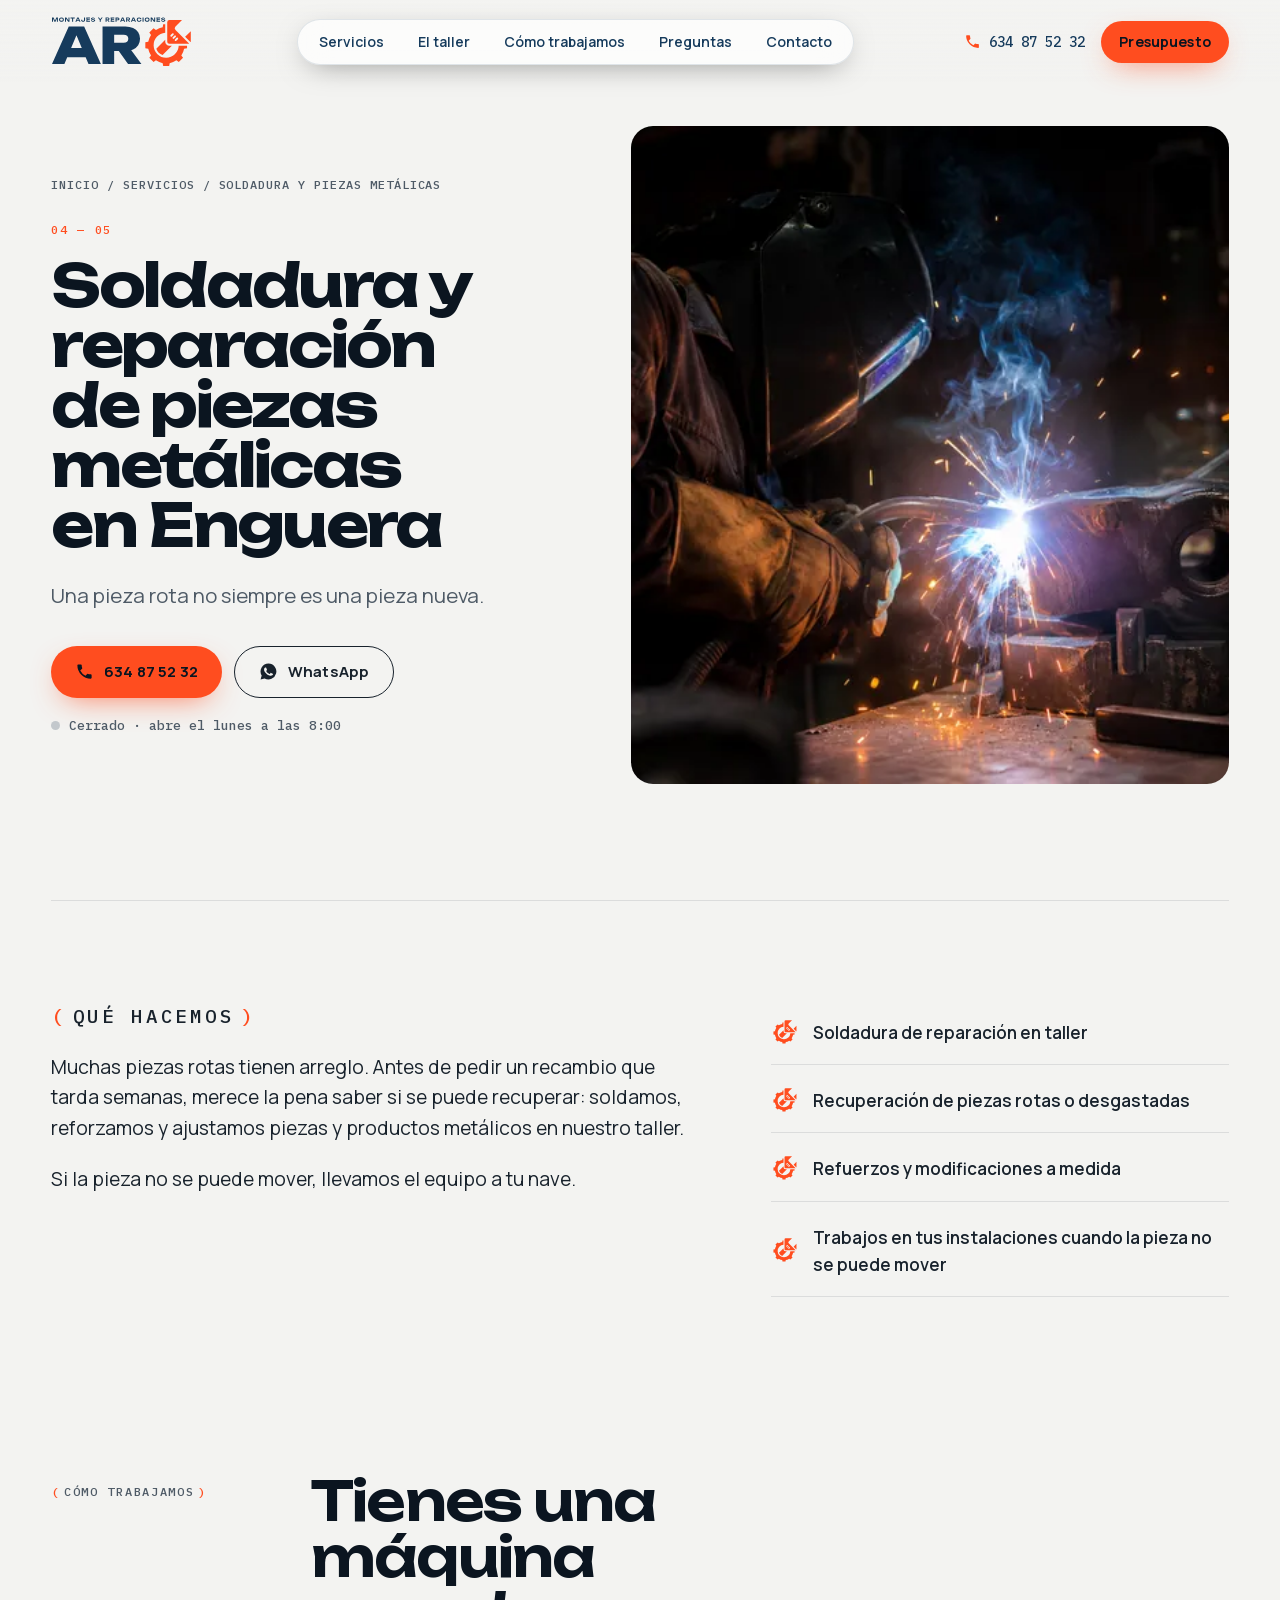
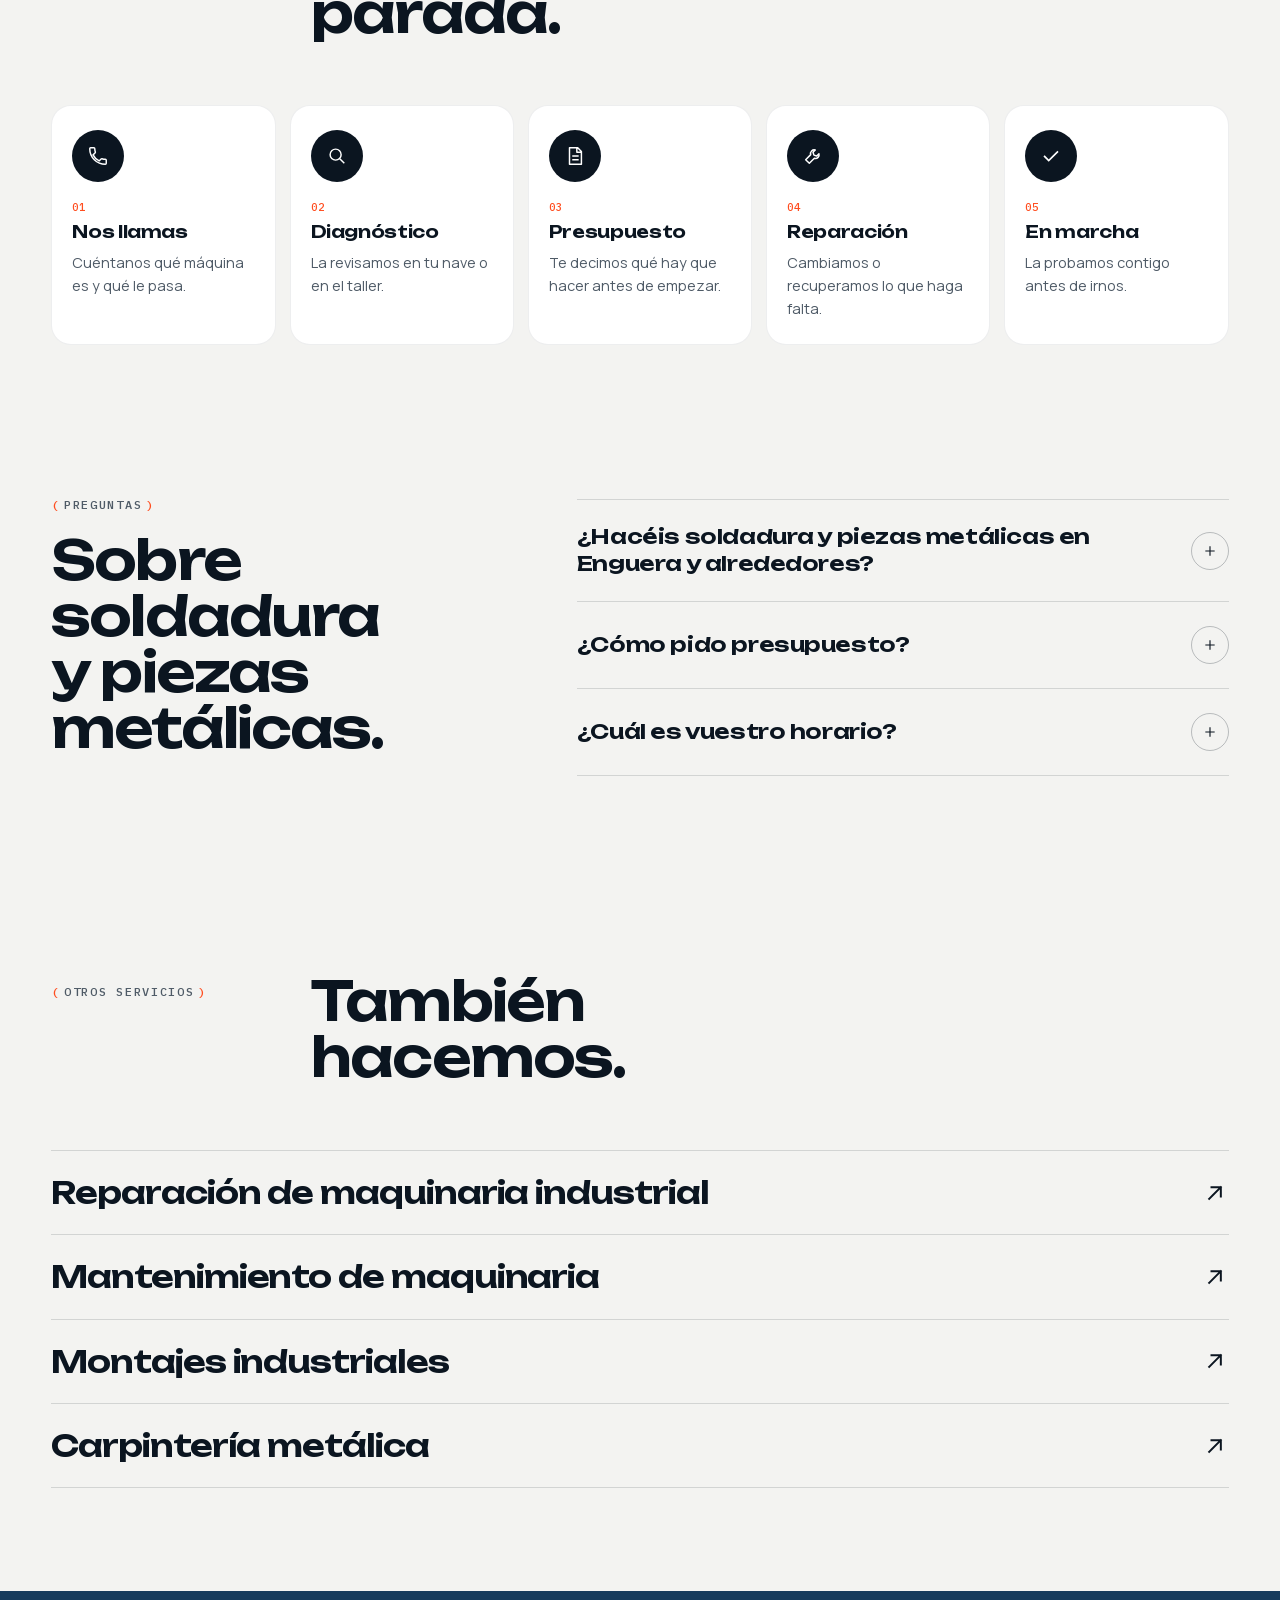
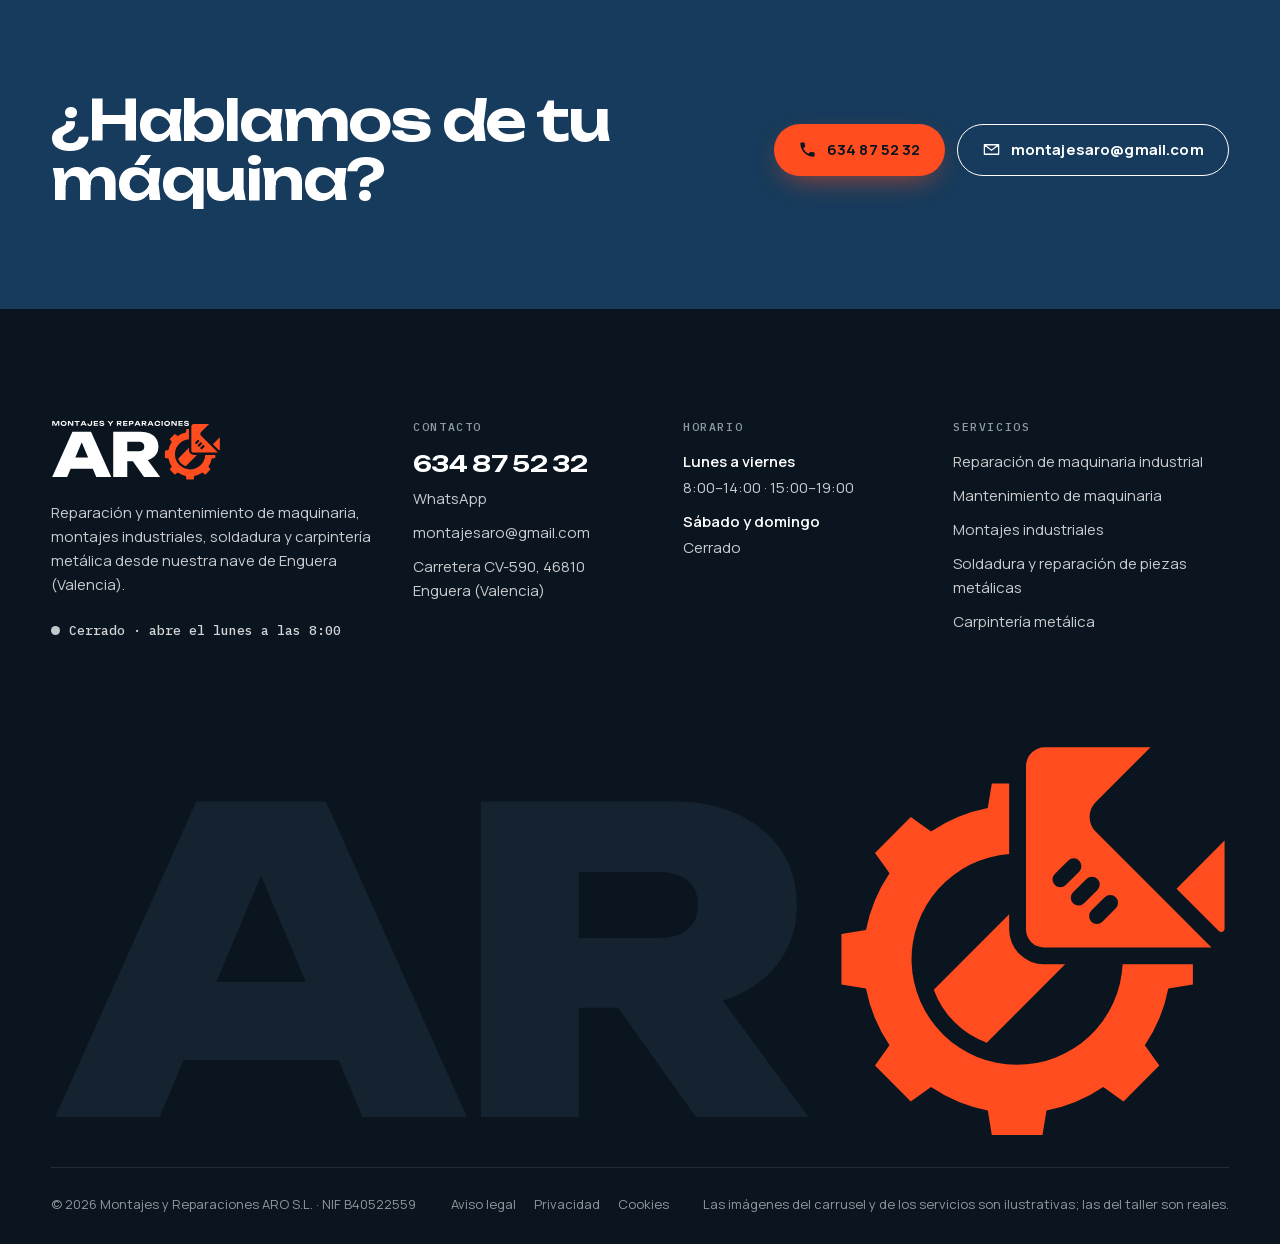
<file: servicios/soldadura-y-reparacion-de-piezas-metalicas/index.html>
<!doctype html>
<html lang="es">
<head>
<meta charset="utf-8">
<meta name="viewport" content="width=device-width, initial-scale=1, viewport-fit=cover">
<script>document.documentElement.className += ' js';</script>
<title>Soldadura y reparación de piezas metálicas en Enguera | ARO</title>
<meta name="description" content="Soldadura y reparación de piezas y productos metálicos en nuestro taller de Enguera (Valencia). Recuperamos piezas rotas o desgastadas. 634 87 52 32.">
<link rel="canonical" href="https://nocodya-hue.github.io/aro-montajes/servicios/soldadura-y-reparacion-de-piezas-metalicas/">
<meta name="theme-color" content="#0B1520">
<meta name="geo.region" content="ES-V"><meta name="geo.placename" content="Enguera"><meta name="geo.position" content="38.9934104;-0.664753"><meta name="ICBM" content="38.9934104, -0.664753">
<meta property="og:type" content="website"><meta property="og:locale" content="es_ES"><meta property="og:site_name" content="Montajes y Reparaciones ARO">
<meta property="og:title" content="Soldadura y reparación de piezas metálicas en Enguera | ARO"><meta property="og:description" content="Soldadura y reparación de piezas y productos metálicos en nuestro taller de Enguera (Valencia). Recuperamos piezas rotas o desgastadas. 634 87 52 32."><meta property="og:url" content="https://nocodya-hue.github.io/aro-montajes/servicios/soldadura-y-reparacion-de-piezas-metalicas/">
<meta property="og:image" content="https://nocodya-hue.github.io/aro-montajes/media/img/srv-soldadura-1600.webp"><meta name="twitter:card" content="summary_large_image">
<link rel="icon" href="../../favicon.svg" type="image/svg+xml">
<link rel="preload" href="../../fonts/unbounded-var.woff2" as="font" type="font/woff2" crossorigin>
<link rel="preload" href="../../fonts/manrope-var.woff2" as="font" type="font/woff2" crossorigin>
<link rel="preload" as="image" imagesrcset="../../media/img/srv-soldadura-640.webp 640w, ../../media/img/srv-soldadura-1080.webp 1080w" imagesizes="(max-width: 900px) 100vw, 50vw" fetchpriority="high">
<link rel="stylesheet" href="../../css/main.css?v=mvqjrhvc">
<script type="application/ld+json">{"@context":"https://schema.org","@graph":[{"@type":"LocalBusiness","@id":"https://nocodya-hue.github.io/aro-montajes/#negocio","name":"Montajes y Reparaciones ARO","legalName":"Montajes y Reparaciones ARO S.L.","taxID":"B40522559","url":"https://nocodya-hue.github.io/aro-montajes/","image":"https://nocodya-hue.github.io/aro-montajes/media/img/fachada-1600.webp","logo":"https://nocodya-hue.github.io/aro-montajes/media/logo-aro.svg","telephone":"+34634875232","email":"montajesaro@gmail.com","foundingDate":"2018","description":"Reparación y mantenimiento de maquinaria industrial, montajes industriales, soldadura y reparación de piezas metálicas y carpintería metálica en Enguera (Valencia).","address":{"@type":"PostalAddress","streetAddress":"Carretera CV-590","postalCode":"46810","addressLocality":"Enguera","addressRegion":"Valencia","addressCountry":"ES"},"geo":{"@type":"GeoCoordinates","latitude":38.9934104,"longitude":-0.664753},"hasMap":"https://www.google.com/maps/search/?api=1&query=MONTAJES+Y+REPARACIONES+ARO+SLU&query_place_id=ChIJlTMjVoRzYQ0R097Tpfbip1s","openingHoursSpecification":[{"@type":"OpeningHoursSpecification","dayOfWeek":["Monday","Tuesday","Wednesday","Thursday","Friday"],"opens":"08:00","closes":"14:00"},{"@type":"OpeningHoursSpecification","dayOfWeek":["Monday","Tuesday","Wednesday","Thursday","Friday"],"opens":"15:00","closes":"19:00"}],"areaServed":[{"@type":"City","name":"Enguera"},{"@type":"AdministrativeArea","name":"Provincia de Valencia"}],"makesOffer":[{"@type":"Offer","itemOffered":{"@type":"Service","name":"Reparación de maquinaria industrial","url":"https://nocodya-hue.github.io/aro-montajes/servicios/reparacion-maquinaria-industrial/"}},{"@type":"Offer","itemOffered":{"@type":"Service","name":"Mantenimiento de maquinaria","url":"https://nocodya-hue.github.io/aro-montajes/servicios/mantenimiento-de-maquinaria/"}},{"@type":"Offer","itemOffered":{"@type":"Service","name":"Montajes industriales","url":"https://nocodya-hue.github.io/aro-montajes/servicios/montajes-industriales/"}},{"@type":"Offer","itemOffered":{"@type":"Service","name":"Soldadura y reparación de piezas metálicas","url":"https://nocodya-hue.github.io/aro-montajes/servicios/soldadura-y-reparacion-de-piezas-metalicas/"}},{"@type":"Offer","itemOffered":{"@type":"Service","name":"Carpintería metálica","url":"https://nocodya-hue.github.io/aro-montajes/servicios/carpinteria-metalica/"}}]},{"@type":"Service","name":"Soldadura y reparación de piezas metálicas","serviceType":"Soldadura y reparación de piezas metálicas","description":"Soldadura y reparación de piezas y productos metálicos en nuestro taller de Enguera (Valencia). Recuperamos piezas rotas o desgastadas. 634 87 52 32.","url":"https://nocodya-hue.github.io/aro-montajes/servicios/soldadura-y-reparacion-de-piezas-metalicas/","provider":{"@id":"https://nocodya-hue.github.io/aro-montajes/#negocio"},"areaServed":{"@type":"City","name":"Enguera"}},{"@type":"BreadcrumbList","itemListElement":[{"@type":"ListItem","position":1,"name":"Inicio","item":"https://nocodya-hue.github.io/aro-montajes/"},{"@type":"ListItem","position":2,"name":"Servicios","item":"https://nocodya-hue.github.io/aro-montajes/#servicios"},{"@type":"ListItem","position":3,"name":"Soldadura y piezas metálicas","item":"https://nocodya-hue.github.io/aro-montajes/servicios/soldadura-y-reparacion-de-piezas-metalicas/"}]},{"@type":"FAQPage","mainEntity":[{"@type":"Question","name":"¿Hacéis soldadura y piezas metálicas en Enguera y alrededores?","acceptedAnswer":{"@type":"Answer","text":"Sí. Trabajamos desde nuestra nave de Enguera (Valencia) y nos desplazamos a las instalaciones de nuestros clientes con furgonetas de taller."}},{"@type":"Question","name":"¿Cómo pido presupuesto?","acceptedAnswer":{"@type":"Answer","text":"Llámanos al 634 87 52 32, escríbenos por WhatsApp o a montajesaro@gmail.com. Si hace falta, vamos a verlo antes de darte precio."}},{"@type":"Question","name":"¿Cuál es vuestro horario?","acceptedAnswer":{"@type":"Answer","text":"De lunes a viernes, de 8:00 a 14:00 y de 15:00 a 19:00."}}]}]}</script>
</head>
<body class="servicio">
<a class="saltar" href="#contenido">Saltar al contenido</a>
<header class="cab cab--clara" data-cab>
  <a class="cab__marca" href="../../" aria-label="Montajes y Reparaciones ARO, inicio"><svg class="logo cab__logo" viewBox="-20 -960 2819 1037" role="img" aria-label=""><path class="lg-letra lg-sub" transform="translate(-8.0 -846) scale(0.1097)" d="M1147.9 -750V0H968.4V-684.3L1012.1 -680.5L706.7 0H514.4L209.1 -678.6L252.8 -682.9V0H73.2V-750H363.9L649.5 -93.9H573.1L857.2 -750ZM1796.3 15.8Q1664.3 15.8 1564.8 -33.2Q1465.3 -82.2 1409.9 -170.1Q1354.6 -258.1 1354.6 -375Q1354.6 -491.9 1409.9 -579.9Q1465.3 -667.8 1564.8 -716.8Q1664.3 -765.8 1796.3 -765.8Q1928.4 -765.8 2027.8 -716.8Q2127.3 -667.8 2182.7 -579.9Q2238 -491.9 2238 -375Q2238 -258.1 2182.7 -170.1Q2127.3 -82.2 2027.8 -33.2Q1928.4 15.8 1796.3 15.8ZM1796.3 -152.6Q1873.8 -152.6 1929.9 -179.5Q1986 -206.5 2016.6 -256.4Q2047.3 -306.4 2047.3 -375Q2047.3 -443.6 2016.6 -493.6Q1986 -543.5 1929.9 -570.5Q1873.8 -597.4 1796.3 -597.4Q1719.4 -597.4 1663 -570.5Q1606.6 -543.5 1576 -493.6Q1545.3 -443.6 1545.3 -375Q1545.3 -306.4 1576 -256.4Q1606.6 -206.5 1663 -179.5Q1719.4 -152.6 1796.3 -152.6ZM3140.2 -128.6 3079 -117.7V-750H3261.9V0H3024.1L2567.5 -631.9L2628.1 -642.8V0H2445.2V-750H2689.7ZM3740.2 -666.5H3929V0H3740.2ZM3448.3 -750H4221V-582.7H3448.3ZM4542.3 -151.3V-303.5H5060.5V-151.3ZM4928.1 -750 5274.2 0H5072.8L4776.5 -671.2H4834.2L4537.8 0H4336.5L4682.5 -750ZM5391.6 -366.7H5576.5V-339.5Q5576.5 -247.1 5616.1 -197.6Q5655.6 -148.1 5746.7 -148.1Q5836.9 -148.1 5877.6 -195.2Q5918.3 -242.3 5918.3 -325.2V-750H6107.1V-316.2Q6107.1 -211.3 6061.8 -136.7Q6016.6 -62.2 5935.5 -23.2Q5854.5 15.8 5746.7 15.8Q5640.9 15.8 5560.8 -24.4Q5480.6 -64.5 5436.6 -141Q5392.5 -217.5 5392.5 -325.2ZM6969.7 -445.3V-304.7H6427.3V-445.3ZM6554.8 -375 6504.9 -65.2 6426.2 -154.5H7002.3V0H6315.9L6373.6 -375L6315.9 -750H6997.3V-595.5H6426.2L6504.9 -684.8ZM7184.6 -245.4H7376.3Q7381.4 -210.7 7407.2 -185Q7433.1 -159.4 7476.6 -145.4Q7520 -131.4 7578.1 -131.4Q7660.6 -131.4 7708.2 -154.1Q7755.7 -176.8 7755.7 -218.7Q7755.7 -250.9 7728.4 -268.7Q7701.2 -286.4 7625.7 -294.2L7480.8 -309.4Q7330 -324.2 7262.4 -378.9Q7194.8 -433.6 7194.8 -528.6Q7194.8 -604.4 7239.2 -657.4Q7283.6 -710.4 7364.4 -738.1Q7445.1 -765.8 7553.4 -765.8Q7659.8 -765.8 7742.1 -735.1Q7824.4 -704.5 7873.1 -649.4Q7921.9 -594.3 7926.3 -520.5H7734.7Q7730.6 -550.6 7707.5 -572.4Q7684.4 -594.2 7644.5 -606.4Q7604.6 -618.6 7549.5 -618.6Q7474.2 -618.6 7429.7 -597.2Q7385.3 -575.7 7385.3 -535.9Q7385.3 -506.3 7411.5 -489Q7437.7 -471.8 7506.1 -464L7659.3 -447.3Q7764.4 -436.4 7827.1 -412Q7889.9 -387.6 7917.8 -345.6Q7945.8 -303.7 7945.8 -239.9Q7945.8 -162.9 7899.5 -105.3Q7853.3 -47.7 7769.7 -16Q7686.2 15.8 7574.8 15.8Q7460.5 15.8 7373.7 -16.9Q7286.9 -49.6 7237.3 -108.5Q7187.7 -167.5 7184.6 -245.4ZM8784 0V-363.4H8972.7V0ZM8431.8 -750H8641.1L8921.5 -394.4H8834.3L9114.1 -750H9323.5L8938.8 -262.1L8817.5 -260.2ZM9978.9 -419.7H10260.1Q10313.4 -419.7 10344.1 -444.3Q10374.7 -468.8 10374.7 -512.7Q10374.7 -557.2 10344.1 -581.5Q10313.4 -605.8 10260.1 -605.8H9952.3L10036.9 -698.7V0H9848.2V-750H10284.7Q10368.6 -750 10431.7 -720.1Q10494.8 -690.3 10530.1 -637.3Q10565.4 -584.3 10565.4 -512.7Q10565.4 -443.1 10530.1 -389.9Q10494.8 -336.7 10431.7 -307.1Q10368.6 -277.5 10284.7 -277.5H9978.9ZM10099.9 -351H10313.4L10589.4 0H10369.7ZM11413.7 -445.3V-304.7H10871.3V-445.3ZM10998.8 -375 10948.9 -65.2 10870.2 -154.5H11446.3V0H10759.9L10817.6 -375L10759.9 -750H11441.3V-595.5H10870.2L10948.9 -684.8ZM12080.2 -750Q12172.3 -750 12238.8 -718.4Q12305.2 -686.8 12340.7 -629.7Q12376.3 -572.6 12376.3 -496.8Q12376.3 -420.9 12340.7 -363.8Q12305.2 -306.7 12238.8 -275.2Q12172.3 -243.6 12080.2 -243.6H11752.2V-396.8H12069.8Q12124.3 -396.8 12154.9 -423.5Q12185.5 -450.1 12185.5 -496.8Q12185.5 -543.9 12154.9 -570.4Q12124.3 -596.8 12069.8 -596.8H11769.3L11853.9 -685.3V0H11665.2V-750ZM12700.3 -151.3V-303.5H13218.5V-151.3ZM13086.1 -750 13432.2 0H13230.8L12934.5 -671.2H12992.2L12695.8 0H12494.5L12840.5 -750ZM13733.9 -419.7H14015.1Q14068.4 -419.7 14099.1 -444.3Q14129.7 -468.8 14129.7 -512.7Q14129.7 -557.2 14099.1 -581.5Q14068.4 -605.8 14015.1 -605.8H13707.3L13791.9 -698.7V0H13603.2V-750H14039.7Q14123.6 -750 14186.7 -720.1Q14249.8 -690.3 14285.1 -637.3Q14320.4 -584.3 14320.4 -512.7Q14320.4 -443.1 14285.1 -389.9Q14249.8 -336.7 14186.7 -307.1Q14123.6 -277.5 14039.7 -277.5H13733.9ZM13854.9 -351H14068.4L14344.4 0H14124.7ZM14673.3 -151.3V-303.5H15191.5V-151.3ZM15059.1 -750 15405.2 0H15203.8L14907.5 -671.2H14965.2L14668.8 0H14467.5L14813.5 -750ZM16399.2 -309.6Q16388.3 -212.7 16332 -139.2Q16275.7 -65.8 16184.1 -25Q16092.5 15.8 15974.5 15.8Q15844.9 15.8 15747.6 -33.2Q15650.4 -82.2 15596.3 -170.1Q15542.1 -258.1 15542.1 -375Q15542.1 -491.9 15596.3 -579.9Q15650.4 -667.8 15747.6 -716.8Q15844.9 -765.8 15974.5 -765.8Q16092.5 -765.8 16184.1 -725Q16275.7 -684.2 16332 -611Q16388.3 -537.9 16399.2 -440.4H16209.4Q16199.3 -490.9 16168.5 -527Q16137.6 -563 16088.4 -582.4Q16039.1 -601.9 15974 -601.9Q15899.5 -601.9 15845.3 -574.5Q15791.2 -547.1 15762 -496Q15732.9 -444.9 15732.9 -375Q15732.9 -305.1 15762 -254.2Q15791.2 -203.3 15845.3 -175.7Q15899.5 -148.1 15974 -148.1Q16039.1 -148.1 16088.4 -166.8Q16137.6 -185.6 16168.5 -221.9Q16199.3 -258.2 16209.4 -309.6ZM16600.2 -750H16788.9V0H16600.2ZM17437.3 15.8Q17305.3 15.8 17205.8 -33.2Q17106.3 -82.2 17050.9 -170.1Q16995.6 -258.1 16995.6 -375Q16995.6 -491.9 17050.9 -579.9Q17106.3 -667.8 17205.8 -716.8Q17305.3 -765.8 17437.3 -765.8Q17569.4 -765.8 17668.8 -716.8Q17768.3 -667.8 17823.7 -579.9Q17879 -491.9 17879 -375Q17879 -258.1 17823.7 -170.1Q17768.3 -82.2 17668.8 -33.2Q17569.4 15.8 17437.3 15.8ZM17437.3 -152.6Q17514.8 -152.6 17570.9 -179.5Q17627 -206.5 17657.6 -256.4Q17688.3 -306.4 17688.3 -375Q17688.3 -443.6 17657.6 -493.6Q17627 -543.5 17570.9 -570.5Q17514.8 -597.4 17437.3 -597.4Q17360.4 -597.4 17304 -570.5Q17247.6 -543.5 17217 -493.6Q17186.3 -443.6 17186.3 -375Q17186.3 -306.4 17217 -256.4Q17247.6 -206.5 17304 -179.5Q17360.4 -152.6 17437.3 -152.6ZM18781.2 -128.6 18720 -117.7V-750H18902.9V0H18665.1L18208.5 -631.9L18269.1 -642.8V0H18086.2V-750H18330.7ZM19774.7 -445.3V-304.7H19232.3V-445.3ZM19359.8 -375 19309.9 -65.2 19231.2 -154.5H19807.3V0H19120.9L19178.6 -375L19120.9 -750H19802.3V-595.5H19231.2L19309.9 -684.8ZM19989.6 -245.4H20181.3Q20186.4 -210.7 20212.2 -185Q20238.1 -159.4 20281.6 -145.4Q20325 -131.4 20383.1 -131.4Q20465.6 -131.4 20513.2 -154.1Q20560.7 -176.8 20560.7 -218.7Q20560.7 -250.9 20533.4 -268.7Q20506.2 -286.4 20430.7 -294.2L20285.8 -309.4Q20135 -324.2 20067.4 -378.9Q19999.8 -433.6 19999.8 -528.6Q19999.8 -604.4 20044.2 -657.4Q20088.6 -710.4 20169.4 -738.1Q20250.1 -765.8 20358.4 -765.8Q20464.8 -765.8 20547.1 -735.1Q20629.4 -704.5 20678.1 -649.4Q20726.9 -594.3 20731.3 -520.5H20539.7Q20535.6 -550.6 20512.5 -572.4Q20489.4 -594.2 20449.5 -606.4Q20409.6 -618.6 20354.5 -618.6Q20279.2 -618.6 20234.7 -597.2Q20190.3 -575.7 20190.3 -535.9Q20190.3 -506.3 20216.5 -489Q20242.7 -471.8 20311.1 -464L20464.3 -447.3Q20569.4 -436.4 20632.1 -412Q20694.9 -387.6 20722.8 -345.6Q20750.8 -303.7 20750.8 -239.9Q20750.8 -162.9 20704.5 -105.3Q20658.3 -47.7 20574.7 -16Q20491.2 15.8 20379.8 15.8Q20265.5 15.8 20178.7 -16.9Q20091.9 -49.6 20042.3 -108.5Q19992.7 -167.5 19989.6 -245.4Z"/><path class="lg-letra" transform="translate(1 0)" d="M227.2 -135.2V-321H740.8V-135.2ZM642.4 -750 977.6 0H729.4L456.8 -648.8H519.8L247.2 0H-1L334.2 -750Z"/><path class="lg-letra" transform="translate(947 0)" d="M225.6 -425.6H488.2Q531.8 -425.6 556.3 -446Q580.8 -466.4 580.8 -504Q580.8 -541.8 556.3 -562.1Q531.8 -582.4 488.2 -582.4H193L297.6 -690V0H64.8V-750H522.6Q610.4 -750 676.3 -719.1Q742.2 -688.2 778.9 -633.3Q815.6 -578.4 815.6 -504Q815.6 -431.6 778.9 -376.3Q742.2 -321 676.3 -290.5Q610.4 -260 522.6 -260H225.6ZM325.6 -351H584.6L843.4 0H575.8Z"/><path class="lg-aro" fill-rule="evenodd" d="M2267.4 -792.7L2226.2 -792.7L2216.6 -734.3A366 366 0 0 0 2081.7 -678.4L2033.6 -712.9L1948.5 -627.8L1983 -579.7A366 366 0 0 0 1927.1 -444.8L1868.7 -435.2L1868.7 -314.8L1927.1 -305.2A366 366 0 0 0 1983 -170.3L1948.5 -122.2L2033.6 -37.1L2081.7 -71.6A366 366 0 0 0 2216.6 -15.7L2226.2 42.7L2346.6 42.7L2356.2 -15.7A366 366 0 0 0 2491.1 -71.6L2539.2 -37.1L2624.3 -122.2L2589.8 -170.3A366 366 0 0 0 2645.7 -305.2L2704.1 -314.8L2704.1 -363L2537.1 -363A251 251 0 1 1 2267.4 -625.3L2267.4 -792.7ZM2352.4 -879L2603.4 -879L2473.3 -748.9A50 50 0 0 0 2473.3 -678.1L2748.4 -403L2350.4 -403A43 43 0 0 1 2307.4 -446L2307.4 -834A45 45 0 0 1 2352.4 -879ZM2433.8 -583.2A18.5 18.5 0 0 0 2407.6 -609.4L2375.8 -577.6A18.5 18.5 0 0 0 2402 -551.4L2433.8 -583.2ZM2477.3 -539.7A18.5 18.5 0 0 0 2451.1 -565.9L2419.3 -534.1A18.5 18.5 0 0 0 2445.5 -507.9L2477.3 -539.7ZM2520.8 -496.2A18.5 18.5 0 0 0 2494.6 -522.4L2462.8 -490.6A18.5 18.5 0 0 0 2489 -464.4L2520.8 -496.2ZM2267.4 -482L2088.2 -302.8A211 211 0 0 0 2214.2 -176.8L2400.4 -363L2350.4 -363A83 83 0 0 1 2267.4 -446L2267.4 -482ZM2665.2 -542.8L2779.4 -657L2779.4 -447.9A8 8 0 0 1 2765.7 -442.2L2665.2 -542.8Z"/></svg></a>
  <nav class="cab__nav" aria-label="Principal"><a href="../../#servicios">Servicios</a><a href="../../#taller">El taller</a><a href="../../#como-trabajamos">Cómo trabajamos</a><a href="../../#preguntas">Preguntas</a><a href="../../#contacto">Contacto</a></nav>
  <div class="cab__acc">
    <a class="cab__tel" href="tel:+34634875232" aria-label="Llamar al 634 87 52 32"><svg viewBox="0 0 24 24" aria-hidden="true"><path d="M6.6 10.8a15 15 0 0 0 6.6 6.6l2.2-2.2c.3-.3.7-.4 1-.2 1.1.4 2.3.6 3.6.6.6 0 1 .4 1 1V20c0 .6-.4 1-1 1A17 17 0 0 1 3 4c0-.6.4-1 1-1h3.5c.6 0 1 .4 1 1 0 1.3.2 2.5.6 3.6.1.3 0 .7-.2 1z" fill="currentColor"/></svg><span>634 87 52 32</span></a>
    <a class="btn btn--chispa btn--mini" href="../../#contacto">Presupuesto</a>
    <button class="cab__menu" type="button" aria-expanded="false" aria-controls="menu" aria-label="Abrir menú" data-menu><span></span><span></span></button>
  </div>
</header>
<div class="menu" id="menu" data-menu-panel hidden>
  <nav aria-label="Menú"><a href="../../#servicios"><i>01</i>Servicios</a><a href="../../#taller"><i>02</i>El taller</a><a href="../../#como-trabajamos"><i>03</i>Cómo trabajamos</a><a href="../../#preguntas"><i>04</i>Preguntas</a><a href="../../#contacto"><i>05</i>Contacto</a></nav>
  <div class="menu__srv"><b>Servicios</b><a href="../../servicios/reparacion-maquinaria-industrial/">Reparación de maquinaria</a><a href="../../servicios/mantenimiento-de-maquinaria/">Mantenimiento</a><a href="../../servicios/montajes-industriales/">Montajes industriales</a><a href="../../servicios/soldadura-y-reparacion-de-piezas-metalicas/">Soldadura y piezas metálicas</a><a href="../../servicios/carpinteria-metalica/">Carpintería metálica</a></div>
  <div class="menu__pie"><span class="estado estado--claro" data-estado data-horario='{"1":[["08:00","14:00"],["15:00","19:00"]],"2":[["08:00","14:00"],["15:00","19:00"]],"3":[["08:00","14:00"],["15:00","19:00"]],"4":[["08:00","14:00"],["15:00","19:00"]],"5":[["08:00","14:00"],["15:00","19:00"]]}'><i></i><span data-estado-txt>L–V 8:00–14:00 · 15:00–19:00</span></span><a class="btn btn--chispa btn--ancho" href="tel:+34634875232"><svg viewBox="0 0 24 24" aria-hidden="true"><path d="M6.6 10.8a15 15 0 0 0 6.6 6.6l2.2-2.2c.3-.3.7-.4 1-.2 1.1.4 2.3.6 3.6.6.6 0 1 .4 1 1V20c0 .6-.4 1-1 1A17 17 0 0 1 3 4c0-.6.4-1 1-1h3.5c.6 0 1 .4 1 1 0 1.3.2 2.5.6 3.6.1.3 0 .7-.2 1z" fill="currentColor"/></svg><span>Llamar al 634 87 52 32</span></a></div>
</div>
<main id="contenido" class="pag">
  <section class="pag__hero">
    <div class="env pag__hero-env">
      <nav class="migas" aria-label="Estás en"><a href="../../">Inicio</a><span>/</span><a href="../../#servicios">Servicios</a><span>/</span><span aria-current="page">Soldadura y piezas metálicas</span></nav>
      <p class="pag__n">04 — 05</p>
      <h1 class="pag__t">Soldadura y reparación de piezas metálicas en Enguera</h1>
      <p class="pag__lema">Una pieza rota no siempre es una pieza nueva.</p>
      <div class="pag__acc"><a class="btn btn--chispa" href="tel:+34634875232"><svg viewBox="0 0 24 24" aria-hidden="true"><path d="M6.6 10.8a15 15 0 0 0 6.6 6.6l2.2-2.2c.3-.3.7-.4 1-.2 1.1.4 2.3.6 3.6.6.6 0 1 .4 1 1V20c0 .6-.4 1-1 1A17 17 0 0 1 3 4c0-.6.4-1 1-1h3.5c.6 0 1 .4 1 1 0 1.3.2 2.5.6 3.6.1.3 0 .7-.2 1z" fill="currentColor"/></svg><span>634 87 52 32</span></a><a class="btn btn--linea" href="https://wa.me/34634875232?text=Hola%2C%20quiero%20informaci%C3%B3n%20sobre%20soldadura%20y%20reparaci%C3%B3n%20de%20piezas%20met%C3%A1licas." target="_blank" rel="noopener"><svg viewBox="0 0 24 24" aria-hidden="true"><path d="M12 2a10 10 0 0 0-8.6 15.1L2 22l5-1.3A10 10 0 1 0 12 2zm5.3 14.1c-.2.6-1.3 1.2-1.8 1.2-.5.1-1 .2-3.3-.7-2.8-1.1-4.5-3.9-4.7-4.1-.1-.2-1.1-1.5-1.1-2.8s.7-2 1-2.3c.2-.3.5-.3.7-.3h.5c.2 0 .4 0 .6.5l.8 2c.1.2.1.4 0 .5l-.3.5-.4.4c-.1.1-.3.3-.1.6.2.3.8 1.3 1.6 2.1 1.1 1 2 1.3 2.3 1.4.3.1.5.1.6-.1l.9-1.1c.2-.3.4-.2.7-.1l1.9.9c.3.1.5.2.5.3.1.2.1.7-.1 1.2z" fill="currentColor"/></svg><span>WhatsApp</span></a><span class="estado " data-estado data-horario='{"1":[["08:00","14:00"],["15:00","19:00"]],"2":[["08:00","14:00"],["15:00","19:00"]],"3":[["08:00","14:00"],["15:00","19:00"]],"4":[["08:00","14:00"],["15:00","19:00"]],"5":[["08:00","14:00"],["15:00","19:00"]]}'><i></i><span data-estado-txt>L–V 8:00–14:00 · 15:00–19:00</span></span></div>
    </div>
    <div class="pag__foto persiana" data-persiana><img src="../../media/img/srv-soldadura-1080.webp" srcset="../../media/img/srv-soldadura-640.webp 640w, ../../media/img/srv-soldadura-1080.webp 1080w" sizes="(max-width: 900px) 100vw, 50vw" alt="Soldadura y reparación de piezas metálicas (imagen ilustrativa)" loading="eager" decoding="sync" fetchpriority="high"><span class="persiana__lamas" aria-hidden="true"><i></i><i></i><i></i><i></i><i></i><i></i><i></i><i></i><i></i></span></div>
  </section>
  <section class="pag__cuerpo env">
    <div class="pag__texto"><p class="eti "><span>(</span>Qué hacemos<span>)</span></p><p>Muchas piezas rotas tienen arreglo. Antes de pedir un recambio que tarda semanas, merece la pena saber si se puede recuperar: soldamos, reforzamos y ajustamos piezas y productos metálicos en nuestro taller.</p><p>Si la pieza no se puede mover, llevamos el equipo a tu nave.</p></div>
    <ul class="pag__puntos"><li><svg class="pag__aro" viewBox="-514 -514 1028 1028" aria-hidden="true" focusable="false"><path fill-rule="evenodd" d="M-19 -417.7L-60.2 -417.7L-69.8 -359.3A366 366 0 0 0 -204.7 -303.4L-252.8 -337.9L-337.9 -252.8L-303.4 -204.7A366 366 0 0 0 -359.3 -69.8L-417.7 -60.2L-417.7 60.2L-359.3 69.8A366 366 0 0 0 -303.4 204.7L-337.9 252.8L-252.8 337.9L-204.7 303.4A366 366 0 0 0 -69.8 359.3L-60.2 417.7L60.2 417.7L69.8 359.3A366 366 0 0 0 204.7 303.4L252.8 337.9L337.9 252.8L303.4 204.7A366 366 0 0 0 359.3 69.8L417.7 60.2L417.7 12L250.7 12A251 251 0 1 1 -19 -250.3L-19 -417.7ZM66 -504L317 -504L186.9 -373.9A50 50 0 0 0 186.9 -303.1L462 -28L64 -28A43 43 0 0 1 21 -71L21 -459A45 45 0 0 1 66 -504ZM147.4 -208.2A18.5 18.5 0 0 0 121.2 -234.4L89.4 -202.6A18.5 18.5 0 0 0 115.6 -176.4L147.4 -208.2ZM190.9 -164.7A18.5 18.5 0 0 0 164.7 -190.9L132.9 -159.1A18.5 18.5 0 0 0 159.1 -132.9L190.9 -164.7ZM234.4 -121.2A18.5 18.5 0 0 0 208.2 -147.4L176.4 -115.6A18.5 18.5 0 0 0 202.6 -89.4L234.4 -121.2ZM-19 -107L-198.2 72.2A211 211 0 0 0 -72.2 198.2L114 12L64 12A83 83 0 0 1 -19 -71L-19 -107ZM378.8 -167.8L493 -282L493 -72.9A8 8 0 0 1 479.3 -67.2L378.8 -167.8Z"/></svg><span>Soldadura de reparación en taller</span></li><li><svg class="pag__aro" viewBox="-514 -514 1028 1028" aria-hidden="true" focusable="false"><path fill-rule="evenodd" d="M-19 -417.7L-60.2 -417.7L-69.8 -359.3A366 366 0 0 0 -204.7 -303.4L-252.8 -337.9L-337.9 -252.8L-303.4 -204.7A366 366 0 0 0 -359.3 -69.8L-417.7 -60.2L-417.7 60.2L-359.3 69.8A366 366 0 0 0 -303.4 204.7L-337.9 252.8L-252.8 337.9L-204.7 303.4A366 366 0 0 0 -69.8 359.3L-60.2 417.7L60.2 417.7L69.8 359.3A366 366 0 0 0 204.7 303.4L252.8 337.9L337.9 252.8L303.4 204.7A366 366 0 0 0 359.3 69.8L417.7 60.2L417.7 12L250.7 12A251 251 0 1 1 -19 -250.3L-19 -417.7ZM66 -504L317 -504L186.9 -373.9A50 50 0 0 0 186.9 -303.1L462 -28L64 -28A43 43 0 0 1 21 -71L21 -459A45 45 0 0 1 66 -504ZM147.4 -208.2A18.5 18.5 0 0 0 121.2 -234.4L89.4 -202.6A18.5 18.5 0 0 0 115.6 -176.4L147.4 -208.2ZM190.9 -164.7A18.5 18.5 0 0 0 164.7 -190.9L132.9 -159.1A18.5 18.5 0 0 0 159.1 -132.9L190.9 -164.7ZM234.4 -121.2A18.5 18.5 0 0 0 208.2 -147.4L176.4 -115.6A18.5 18.5 0 0 0 202.6 -89.4L234.4 -121.2ZM-19 -107L-198.2 72.2A211 211 0 0 0 -72.2 198.2L114 12L64 12A83 83 0 0 1 -19 -71L-19 -107ZM378.8 -167.8L493 -282L493 -72.9A8 8 0 0 1 479.3 -67.2L378.8 -167.8Z"/></svg><span>Recuperación de piezas rotas o desgastadas</span></li><li><svg class="pag__aro" viewBox="-514 -514 1028 1028" aria-hidden="true" focusable="false"><path fill-rule="evenodd" d="M-19 -417.7L-60.2 -417.7L-69.8 -359.3A366 366 0 0 0 -204.7 -303.4L-252.8 -337.9L-337.9 -252.8L-303.4 -204.7A366 366 0 0 0 -359.3 -69.8L-417.7 -60.2L-417.7 60.2L-359.3 69.8A366 366 0 0 0 -303.4 204.7L-337.9 252.8L-252.8 337.9L-204.7 303.4A366 366 0 0 0 -69.8 359.3L-60.2 417.7L60.2 417.7L69.8 359.3A366 366 0 0 0 204.7 303.4L252.8 337.9L337.9 252.8L303.4 204.7A366 366 0 0 0 359.3 69.8L417.7 60.2L417.7 12L250.7 12A251 251 0 1 1 -19 -250.3L-19 -417.7ZM66 -504L317 -504L186.9 -373.9A50 50 0 0 0 186.9 -303.1L462 -28L64 -28A43 43 0 0 1 21 -71L21 -459A45 45 0 0 1 66 -504ZM147.4 -208.2A18.5 18.5 0 0 0 121.2 -234.4L89.4 -202.6A18.5 18.5 0 0 0 115.6 -176.4L147.4 -208.2ZM190.9 -164.7A18.5 18.5 0 0 0 164.7 -190.9L132.9 -159.1A18.5 18.5 0 0 0 159.1 -132.9L190.9 -164.7ZM234.4 -121.2A18.5 18.5 0 0 0 208.2 -147.4L176.4 -115.6A18.5 18.5 0 0 0 202.6 -89.4L234.4 -121.2ZM-19 -107L-198.2 72.2A211 211 0 0 0 -72.2 198.2L114 12L64 12A83 83 0 0 1 -19 -71L-19 -107ZM378.8 -167.8L493 -282L493 -72.9A8 8 0 0 1 479.3 -67.2L378.8 -167.8Z"/></svg><span>Refuerzos y modificaciones a medida</span></li><li><svg class="pag__aro" viewBox="-514 -514 1028 1028" aria-hidden="true" focusable="false"><path fill-rule="evenodd" d="M-19 -417.7L-60.2 -417.7L-69.8 -359.3A366 366 0 0 0 -204.7 -303.4L-252.8 -337.9L-337.9 -252.8L-303.4 -204.7A366 366 0 0 0 -359.3 -69.8L-417.7 -60.2L-417.7 60.2L-359.3 69.8A366 366 0 0 0 -303.4 204.7L-337.9 252.8L-252.8 337.9L-204.7 303.4A366 366 0 0 0 -69.8 359.3L-60.2 417.7L60.2 417.7L69.8 359.3A366 366 0 0 0 204.7 303.4L252.8 337.9L337.9 252.8L303.4 204.7A366 366 0 0 0 359.3 69.8L417.7 60.2L417.7 12L250.7 12A251 251 0 1 1 -19 -250.3L-19 -417.7ZM66 -504L317 -504L186.9 -373.9A50 50 0 0 0 186.9 -303.1L462 -28L64 -28A43 43 0 0 1 21 -71L21 -459A45 45 0 0 1 66 -504ZM147.4 -208.2A18.5 18.5 0 0 0 121.2 -234.4L89.4 -202.6A18.5 18.5 0 0 0 115.6 -176.4L147.4 -208.2ZM190.9 -164.7A18.5 18.5 0 0 0 164.7 -190.9L132.9 -159.1A18.5 18.5 0 0 0 159.1 -132.9L190.9 -164.7ZM234.4 -121.2A18.5 18.5 0 0 0 208.2 -147.4L176.4 -115.6A18.5 18.5 0 0 0 202.6 -89.4L234.4 -121.2ZM-19 -107L-198.2 72.2A211 211 0 0 0 -72.2 198.2L114 12L64 12A83 83 0 0 1 -19 -71L-19 -107ZM378.8 -167.8L493 -282L493 -72.9A8 8 0 0 1 479.3 -67.2L378.8 -167.8Z"/></svg><span>Trabajos en tus instalaciones cuando la pieza no se puede mover</span></li></ul>
  </section>
  <section class="pag__proc env">
    <div class="cabeza cabeza--fila"><p class="eti "><span>(</span>Cómo trabajamos<span>)</span></p><h2 class="titular">Tienes una máquina parada.</h2></div>
    <ol class="pag__pasos"><li><span class="proc__ico"><svg viewBox="0 0 24 24" aria-hidden="true"><path d="M6.6 10.8a15 15 0 0 0 6.6 6.6l2.2-2.2c.3-.3.7-.4 1-.2 1.1.4 2.3.6 3.6.6.6 0 1 .4 1 1V20c0 .6-.4 1-1 1A17 17 0 0 1 3 4c0-.6.4-1 1-1h3.5c.6 0 1 .4 1 1 0 1.3.2 2.5.6 3.6.1.3 0 .7-.2 1z" fill="none" stroke="currentColor" stroke-width="1.6"/></svg></span><i>01</i><b>Nos llamas</b><p>Cuéntanos qué máquina es y qué le pasa.</p></li><li><span class="proc__ico"><svg viewBox="0 0 24 24" aria-hidden="true"><circle cx="10.5" cy="10.5" r="6" fill="none" stroke="currentColor" stroke-width="1.6"/><path d="M15 15l5 5" stroke="currentColor" stroke-width="1.6"/></svg></span><i>02</i><b>Diagnóstico</b><p>La revisamos en tu nave o en el taller.</p></li><li><span class="proc__ico"><svg viewBox="0 0 24 24" aria-hidden="true"><path d="M6 3h9l4 4v14H6z M14 3v5h5 M9 12h7 M9 16h7" fill="none" stroke="currentColor" stroke-width="1.6" stroke-linejoin="round"/></svg></span><i>03</i><b>Presupuesto</b><p>Te decimos qué hay que hacer antes de empezar.</p></li><li><span class="proc__ico"><svg viewBox="0 0 24 24" aria-hidden="true"><path d="M14.5 5.5a4 4 0 0 0-5 5L4 16l4 4 5.5-5.5a4 4 0 0 0 5-5l-2.5 2.5-3-1-1-3z" fill="none" stroke="currentColor" stroke-width="1.6" stroke-linejoin="round"/></svg></span><i>04</i><b>Reparación</b><p>Cambiamos o recuperamos lo que haga falta.</p></li><li><span class="proc__ico"><svg viewBox="0 0 24 24" aria-hidden="true"><path d="M5 12.5l4.5 4.5L19 7.5" fill="none" stroke="currentColor" stroke-width="1.8" stroke-linecap="square"/></svg></span><i>05</i><b>En marcha</b><p>La probamos contigo antes de irnos.</p></li></ol>
  </section>
  <section class="pag__faq env">
    <div class="cabeza"><p class="eti "><span>(</span>Preguntas<span>)</span></p><h2 class="titular">Sobre soldadura y piezas metálicas.</h2></div>
    <div class="faq__lista"><details class="faq__item"><summary><span>¿Hacéis soldadura y piezas metálicas en Enguera y alrededores?</span><i><svg viewBox="0 0 24 24" aria-hidden="true"><path d="M12 5v14M5 12h14" fill="none" stroke="currentColor" stroke-width="1.7"/></svg></i></summary><p>Sí. Trabajamos desde nuestra nave de Enguera (Valencia) y nos desplazamos a las instalaciones de nuestros clientes con furgonetas de taller.</p></details><details class="faq__item"><summary><span>¿Cómo pido presupuesto?</span><i><svg viewBox="0 0 24 24" aria-hidden="true"><path d="M12 5v14M5 12h14" fill="none" stroke="currentColor" stroke-width="1.7"/></svg></i></summary><p>Llámanos al 634 87 52 32, escríbenos por WhatsApp o a montajesaro@gmail.com. Si hace falta, vamos a verlo antes de darte precio.</p></details><details class="faq__item"><summary><span>¿Cuál es vuestro horario?</span><i><svg viewBox="0 0 24 24" aria-hidden="true"><path d="M12 5v14M5 12h14" fill="none" stroke="currentColor" stroke-width="1.7"/></svg></i></summary><p>De lunes a viernes, de 8:00 a 14:00 y de 15:00 a 19:00.</p></details></div>
  </section>
  <section class="pag__otros env">
    <div class="cabeza cabeza--fila"><p class="eti "><span>(</span>Otros servicios<span>)</span></p><h2 class="titular">También hacemos.</h2></div>
    <div class="pag__otros-lista"><a href="../../servicios/reparacion-maquinaria-industrial/"><span>Reparación de maquinaria industrial</span><svg viewBox="0 0 24 24" aria-hidden="true"><path d="M7 17L17 7M9 7h8v8" fill="none" stroke="currentColor" stroke-width="1.7" stroke-linecap="square"/></svg></a><a href="../../servicios/mantenimiento-de-maquinaria/"><span>Mantenimiento de maquinaria</span><svg viewBox="0 0 24 24" aria-hidden="true"><path d="M7 17L17 7M9 7h8v8" fill="none" stroke="currentColor" stroke-width="1.7" stroke-linecap="square"/></svg></a><a href="../../servicios/montajes-industriales/"><span>Montajes industriales</span><svg viewBox="0 0 24 24" aria-hidden="true"><path d="M7 17L17 7M9 7h8v8" fill="none" stroke="currentColor" stroke-width="1.7" stroke-linecap="square"/></svg></a><a href="../../servicios/carpinteria-metalica/"><span>Carpintería metálica</span><svg viewBox="0 0 24 24" aria-hidden="true"><path d="M7 17L17 7M9 7h8v8" fill="none" stroke="currentColor" stroke-width="1.7" stroke-linecap="square"/></svg></a></div>
  </section>
  <section class="pag__cta">
    <div class="env pag__cta-env"><h2>¿Hablamos de tu máquina?</h2><div class="pag__acc"><a class="btn btn--chispa" href="tel:+34634875232"><svg viewBox="0 0 24 24" aria-hidden="true"><path d="M6.6 10.8a15 15 0 0 0 6.6 6.6l2.2-2.2c.3-.3.7-.4 1-.2 1.1.4 2.3.6 3.6.6.6 0 1 .4 1 1V20c0 .6-.4 1-1 1A17 17 0 0 1 3 4c0-.6.4-1 1-1h3.5c.6 0 1 .4 1 1 0 1.3.2 2.5.6 3.6.1.3 0 .7-.2 1z" fill="currentColor"/></svg><span>634 87 52 32</span></a><a class="btn btn--linea btn--claro" href="mailto:montajesaro@gmail.com"><svg viewBox="0 0 24 24" aria-hidden="true"><path d="M3 6h18v12H3zM3 6l9 7 9-7" fill="none" stroke="currentColor" stroke-width="1.6" stroke-linejoin="round"/></svg><span>montajesaro@gmail.com</span></a></div></div>
  </section>
</main>
<footer class="pie" data-pie>
  <div class="env pie__arriba">
    <div class="pie__marca"><svg class="logo pie__logo" viewBox="-20 -960 2819 1037" role="img" aria-label="Montajes y Reparaciones ARO"><path class="lg-letra lg-sub" transform="translate(-8.0 -846) scale(0.1097)" d="M1147.9 -750V0H968.4V-684.3L1012.1 -680.5L706.7 0H514.4L209.1 -678.6L252.8 -682.9V0H73.2V-750H363.9L649.5 -93.9H573.1L857.2 -750ZM1796.3 15.8Q1664.3 15.8 1564.8 -33.2Q1465.3 -82.2 1409.9 -170.1Q1354.6 -258.1 1354.6 -375Q1354.6 -491.9 1409.9 -579.9Q1465.3 -667.8 1564.8 -716.8Q1664.3 -765.8 1796.3 -765.8Q1928.4 -765.8 2027.8 -716.8Q2127.3 -667.8 2182.7 -579.9Q2238 -491.9 2238 -375Q2238 -258.1 2182.7 -170.1Q2127.3 -82.2 2027.8 -33.2Q1928.4 15.8 1796.3 15.8ZM1796.3 -152.6Q1873.8 -152.6 1929.9 -179.5Q1986 -206.5 2016.6 -256.4Q2047.3 -306.4 2047.3 -375Q2047.3 -443.6 2016.6 -493.6Q1986 -543.5 1929.9 -570.5Q1873.8 -597.4 1796.3 -597.4Q1719.4 -597.4 1663 -570.5Q1606.6 -543.5 1576 -493.6Q1545.3 -443.6 1545.3 -375Q1545.3 -306.4 1576 -256.4Q1606.6 -206.5 1663 -179.5Q1719.4 -152.6 1796.3 -152.6ZM3140.2 -128.6 3079 -117.7V-750H3261.9V0H3024.1L2567.5 -631.9L2628.1 -642.8V0H2445.2V-750H2689.7ZM3740.2 -666.5H3929V0H3740.2ZM3448.3 -750H4221V-582.7H3448.3ZM4542.3 -151.3V-303.5H5060.5V-151.3ZM4928.1 -750 5274.2 0H5072.8L4776.5 -671.2H4834.2L4537.8 0H4336.5L4682.5 -750ZM5391.6 -366.7H5576.5V-339.5Q5576.5 -247.1 5616.1 -197.6Q5655.6 -148.1 5746.7 -148.1Q5836.9 -148.1 5877.6 -195.2Q5918.3 -242.3 5918.3 -325.2V-750H6107.1V-316.2Q6107.1 -211.3 6061.8 -136.7Q6016.6 -62.2 5935.5 -23.2Q5854.5 15.8 5746.7 15.8Q5640.9 15.8 5560.8 -24.4Q5480.6 -64.5 5436.6 -141Q5392.5 -217.5 5392.5 -325.2ZM6969.7 -445.3V-304.7H6427.3V-445.3ZM6554.8 -375 6504.9 -65.2 6426.2 -154.5H7002.3V0H6315.9L6373.6 -375L6315.9 -750H6997.3V-595.5H6426.2L6504.9 -684.8ZM7184.6 -245.4H7376.3Q7381.4 -210.7 7407.2 -185Q7433.1 -159.4 7476.6 -145.4Q7520 -131.4 7578.1 -131.4Q7660.6 -131.4 7708.2 -154.1Q7755.7 -176.8 7755.7 -218.7Q7755.7 -250.9 7728.4 -268.7Q7701.2 -286.4 7625.7 -294.2L7480.8 -309.4Q7330 -324.2 7262.4 -378.9Q7194.8 -433.6 7194.8 -528.6Q7194.8 -604.4 7239.2 -657.4Q7283.6 -710.4 7364.4 -738.1Q7445.1 -765.8 7553.4 -765.8Q7659.8 -765.8 7742.1 -735.1Q7824.4 -704.5 7873.1 -649.4Q7921.9 -594.3 7926.3 -520.5H7734.7Q7730.6 -550.6 7707.5 -572.4Q7684.4 -594.2 7644.5 -606.4Q7604.6 -618.6 7549.5 -618.6Q7474.2 -618.6 7429.7 -597.2Q7385.3 -575.7 7385.3 -535.9Q7385.3 -506.3 7411.5 -489Q7437.7 -471.8 7506.1 -464L7659.3 -447.3Q7764.4 -436.4 7827.1 -412Q7889.9 -387.6 7917.8 -345.6Q7945.8 -303.7 7945.8 -239.9Q7945.8 -162.9 7899.5 -105.3Q7853.3 -47.7 7769.7 -16Q7686.2 15.8 7574.8 15.8Q7460.5 15.8 7373.7 -16.9Q7286.9 -49.6 7237.3 -108.5Q7187.7 -167.5 7184.6 -245.4ZM8784 0V-363.4H8972.7V0ZM8431.8 -750H8641.1L8921.5 -394.4H8834.3L9114.1 -750H9323.5L8938.8 -262.1L8817.5 -260.2ZM9978.9 -419.7H10260.1Q10313.4 -419.7 10344.1 -444.3Q10374.7 -468.8 10374.7 -512.7Q10374.7 -557.2 10344.1 -581.5Q10313.4 -605.8 10260.1 -605.8H9952.3L10036.9 -698.7V0H9848.2V-750H10284.7Q10368.6 -750 10431.7 -720.1Q10494.8 -690.3 10530.1 -637.3Q10565.4 -584.3 10565.4 -512.7Q10565.4 -443.1 10530.1 -389.9Q10494.8 -336.7 10431.7 -307.1Q10368.6 -277.5 10284.7 -277.5H9978.9ZM10099.9 -351H10313.4L10589.4 0H10369.7ZM11413.7 -445.3V-304.7H10871.3V-445.3ZM10998.8 -375 10948.9 -65.2 10870.2 -154.5H11446.3V0H10759.9L10817.6 -375L10759.9 -750H11441.3V-595.5H10870.2L10948.9 -684.8ZM12080.2 -750Q12172.3 -750 12238.8 -718.4Q12305.2 -686.8 12340.7 -629.7Q12376.3 -572.6 12376.3 -496.8Q12376.3 -420.9 12340.7 -363.8Q12305.2 -306.7 12238.8 -275.2Q12172.3 -243.6 12080.2 -243.6H11752.2V-396.8H12069.8Q12124.3 -396.8 12154.9 -423.5Q12185.5 -450.1 12185.5 -496.8Q12185.5 -543.9 12154.9 -570.4Q12124.3 -596.8 12069.8 -596.8H11769.3L11853.9 -685.3V0H11665.2V-750ZM12700.3 -151.3V-303.5H13218.5V-151.3ZM13086.1 -750 13432.2 0H13230.8L12934.5 -671.2H12992.2L12695.8 0H12494.5L12840.5 -750ZM13733.9 -419.7H14015.1Q14068.4 -419.7 14099.1 -444.3Q14129.7 -468.8 14129.7 -512.7Q14129.7 -557.2 14099.1 -581.5Q14068.4 -605.8 14015.1 -605.8H13707.3L13791.9 -698.7V0H13603.2V-750H14039.7Q14123.6 -750 14186.7 -720.1Q14249.8 -690.3 14285.1 -637.3Q14320.4 -584.3 14320.4 -512.7Q14320.4 -443.1 14285.1 -389.9Q14249.8 -336.7 14186.7 -307.1Q14123.6 -277.5 14039.7 -277.5H13733.9ZM13854.9 -351H14068.4L14344.4 0H14124.7ZM14673.3 -151.3V-303.5H15191.5V-151.3ZM15059.1 -750 15405.2 0H15203.8L14907.5 -671.2H14965.2L14668.8 0H14467.5L14813.5 -750ZM16399.2 -309.6Q16388.3 -212.7 16332 -139.2Q16275.7 -65.8 16184.1 -25Q16092.5 15.8 15974.5 15.8Q15844.9 15.8 15747.6 -33.2Q15650.4 -82.2 15596.3 -170.1Q15542.1 -258.1 15542.1 -375Q15542.1 -491.9 15596.3 -579.9Q15650.4 -667.8 15747.6 -716.8Q15844.9 -765.8 15974.5 -765.8Q16092.5 -765.8 16184.1 -725Q16275.7 -684.2 16332 -611Q16388.3 -537.9 16399.2 -440.4H16209.4Q16199.3 -490.9 16168.5 -527Q16137.6 -563 16088.4 -582.4Q16039.1 -601.9 15974 -601.9Q15899.5 -601.9 15845.3 -574.5Q15791.2 -547.1 15762 -496Q15732.9 -444.9 15732.9 -375Q15732.9 -305.1 15762 -254.2Q15791.2 -203.3 15845.3 -175.7Q15899.5 -148.1 15974 -148.1Q16039.1 -148.1 16088.4 -166.8Q16137.6 -185.6 16168.5 -221.9Q16199.3 -258.2 16209.4 -309.6ZM16600.2 -750H16788.9V0H16600.2ZM17437.3 15.8Q17305.3 15.8 17205.8 -33.2Q17106.3 -82.2 17050.9 -170.1Q16995.6 -258.1 16995.6 -375Q16995.6 -491.9 17050.9 -579.9Q17106.3 -667.8 17205.8 -716.8Q17305.3 -765.8 17437.3 -765.8Q17569.4 -765.8 17668.8 -716.8Q17768.3 -667.8 17823.7 -579.9Q17879 -491.9 17879 -375Q17879 -258.1 17823.7 -170.1Q17768.3 -82.2 17668.8 -33.2Q17569.4 15.8 17437.3 15.8ZM17437.3 -152.6Q17514.8 -152.6 17570.9 -179.5Q17627 -206.5 17657.6 -256.4Q17688.3 -306.4 17688.3 -375Q17688.3 -443.6 17657.6 -493.6Q17627 -543.5 17570.9 -570.5Q17514.8 -597.4 17437.3 -597.4Q17360.4 -597.4 17304 -570.5Q17247.6 -543.5 17217 -493.6Q17186.3 -443.6 17186.3 -375Q17186.3 -306.4 17217 -256.4Q17247.6 -206.5 17304 -179.5Q17360.4 -152.6 17437.3 -152.6ZM18781.2 -128.6 18720 -117.7V-750H18902.9V0H18665.1L18208.5 -631.9L18269.1 -642.8V0H18086.2V-750H18330.7ZM19774.7 -445.3V-304.7H19232.3V-445.3ZM19359.8 -375 19309.9 -65.2 19231.2 -154.5H19807.3V0H19120.9L19178.6 -375L19120.9 -750H19802.3V-595.5H19231.2L19309.9 -684.8ZM19989.6 -245.4H20181.3Q20186.4 -210.7 20212.2 -185Q20238.1 -159.4 20281.6 -145.4Q20325 -131.4 20383.1 -131.4Q20465.6 -131.4 20513.2 -154.1Q20560.7 -176.8 20560.7 -218.7Q20560.7 -250.9 20533.4 -268.7Q20506.2 -286.4 20430.7 -294.2L20285.8 -309.4Q20135 -324.2 20067.4 -378.9Q19999.8 -433.6 19999.8 -528.6Q19999.8 -604.4 20044.2 -657.4Q20088.6 -710.4 20169.4 -738.1Q20250.1 -765.8 20358.4 -765.8Q20464.8 -765.8 20547.1 -735.1Q20629.4 -704.5 20678.1 -649.4Q20726.9 -594.3 20731.3 -520.5H20539.7Q20535.6 -550.6 20512.5 -572.4Q20489.4 -594.2 20449.5 -606.4Q20409.6 -618.6 20354.5 -618.6Q20279.2 -618.6 20234.7 -597.2Q20190.3 -575.7 20190.3 -535.9Q20190.3 -506.3 20216.5 -489Q20242.7 -471.8 20311.1 -464L20464.3 -447.3Q20569.4 -436.4 20632.1 -412Q20694.9 -387.6 20722.8 -345.6Q20750.8 -303.7 20750.8 -239.9Q20750.8 -162.9 20704.5 -105.3Q20658.3 -47.7 20574.7 -16Q20491.2 15.8 20379.8 15.8Q20265.5 15.8 20178.7 -16.9Q20091.9 -49.6 20042.3 -108.5Q19992.7 -167.5 19989.6 -245.4Z"/><path class="lg-letra" transform="translate(1 0)" d="M227.2 -135.2V-321H740.8V-135.2ZM642.4 -750 977.6 0H729.4L456.8 -648.8H519.8L247.2 0H-1L334.2 -750Z"/><path class="lg-letra" transform="translate(947 0)" d="M225.6 -425.6H488.2Q531.8 -425.6 556.3 -446Q580.8 -466.4 580.8 -504Q580.8 -541.8 556.3 -562.1Q531.8 -582.4 488.2 -582.4H193L297.6 -690V0H64.8V-750H522.6Q610.4 -750 676.3 -719.1Q742.2 -688.2 778.9 -633.3Q815.6 -578.4 815.6 -504Q815.6 -431.6 778.9 -376.3Q742.2 -321 676.3 -290.5Q610.4 -260 522.6 -260H225.6ZM325.6 -351H584.6L843.4 0H575.8Z"/><path class="lg-aro" fill-rule="evenodd" d="M2267.4 -792.7L2226.2 -792.7L2216.6 -734.3A366 366 0 0 0 2081.7 -678.4L2033.6 -712.9L1948.5 -627.8L1983 -579.7A366 366 0 0 0 1927.1 -444.8L1868.7 -435.2L1868.7 -314.8L1927.1 -305.2A366 366 0 0 0 1983 -170.3L1948.5 -122.2L2033.6 -37.1L2081.7 -71.6A366 366 0 0 0 2216.6 -15.7L2226.2 42.7L2346.6 42.7L2356.2 -15.7A366 366 0 0 0 2491.1 -71.6L2539.2 -37.1L2624.3 -122.2L2589.8 -170.3A366 366 0 0 0 2645.7 -305.2L2704.1 -314.8L2704.1 -363L2537.1 -363A251 251 0 1 1 2267.4 -625.3L2267.4 -792.7ZM2352.4 -879L2603.4 -879L2473.3 -748.9A50 50 0 0 0 2473.3 -678.1L2748.4 -403L2350.4 -403A43 43 0 0 1 2307.4 -446L2307.4 -834A45 45 0 0 1 2352.4 -879ZM2433.8 -583.2A18.5 18.5 0 0 0 2407.6 -609.4L2375.8 -577.6A18.5 18.5 0 0 0 2402 -551.4L2433.8 -583.2ZM2477.3 -539.7A18.5 18.5 0 0 0 2451.1 -565.9L2419.3 -534.1A18.5 18.5 0 0 0 2445.5 -507.9L2477.3 -539.7ZM2520.8 -496.2A18.5 18.5 0 0 0 2494.6 -522.4L2462.8 -490.6A18.5 18.5 0 0 0 2489 -464.4L2520.8 -496.2ZM2267.4 -482L2088.2 -302.8A211 211 0 0 0 2214.2 -176.8L2400.4 -363L2350.4 -363A83 83 0 0 1 2267.4 -446L2267.4 -482ZM2665.2 -542.8L2779.4 -657L2779.4 -447.9A8 8 0 0 1 2765.7 -442.2L2665.2 -542.8Z"/></svg><p>Reparación y mantenimiento de maquinaria, montajes industriales, soldadura y carpintería metálica desde nuestra nave de Enguera (Valencia).</p><span class="estado estado--claro" data-estado data-horario='{"1":[["08:00","14:00"],["15:00","19:00"]],"2":[["08:00","14:00"],["15:00","19:00"]],"3":[["08:00","14:00"],["15:00","19:00"]],"4":[["08:00","14:00"],["15:00","19:00"]],"5":[["08:00","14:00"],["15:00","19:00"]]}'><i></i><span data-estado-txt>L–V 8:00–14:00 · 15:00–19:00</span></span></div>
    <div class="pie__col"><b>Contacto</b><a class="pie__tel" href="tel:+34634875232">634 87 52 32</a><a href="https://wa.me/34634875232?text=Hola%2C%20quiero%20pedir%20informaci%C3%B3n%20sobre%20un%20trabajo." target="_blank" rel="noopener">WhatsApp</a><a href="mailto:montajesaro@gmail.com">montajesaro@gmail.com</a><a href="https://www.google.com/maps/search/?api=1&query=MONTAJES+Y+REPARACIONES+ARO+SLU&query_place_id=ChIJlTMjVoRzYQ0R097Tpfbip1s" target="_blank" rel="noopener">Carretera CV-590, 46810 Enguera (Valencia)</a></div>
    <div class="pie__col"><b>Horario</b><span class="pie__hora"><span>Lunes a viernes</span><span>8:00–14:00 · 15:00–19:00</span></span><span class="pie__hora"><span>Sábado y domingo</span><span>Cerrado</span></span></div>
    <nav class="pie__col" aria-label="Servicios"><b>Servicios</b><a href="../../servicios/reparacion-maquinaria-industrial/">Reparación de maquinaria industrial</a><a href="../../servicios/mantenimiento-de-maquinaria/">Mantenimiento de maquinaria</a><a href="../../servicios/montajes-industriales/">Montajes industriales</a><a href="../../servicios/soldadura-y-reparacion-de-piezas-metalicas/">Soldadura y reparación de piezas metálicas</a><a href="../../servicios/carpinteria-metalica/">Carpintería metálica</a></nav>
  </div>
  <div class="pie__gigante" aria-hidden="true"><svg class="pie__aro" viewBox="-10 -889 2799 946" aria-hidden="true" focusable="false"><path class="gig-letra" transform="translate(1 0)" d="M227.2 -135.2V-321H740.8V-135.2ZM642.4 -750 977.6 0H729.4L456.8 -648.8H519.8L247.2 0H-1L334.2 -750Z"/><path class="gig-letra" transform="translate(947 0)" d="M225.6 -425.6H488.2Q531.8 -425.6 556.3 -446Q580.8 -466.4 580.8 -504Q580.8 -541.8 556.3 -562.1Q531.8 -582.4 488.2 -582.4H193L297.6 -690V0H64.8V-750H522.6Q610.4 -750 676.3 -719.1Q742.2 -688.2 778.9 -633.3Q815.6 -578.4 815.6 -504Q815.6 -431.6 778.9 -376.3Q742.2 -321 676.3 -290.5Q610.4 -260 522.6 -260H225.6ZM325.6 -351H584.6L843.4 0H575.8Z"/><g class="gig-aro" style="transform-origin:2286.4px -375px"><path fill-rule="evenodd" d="M2267.4 -792.7L2226.2 -792.7L2216.6 -734.3A366 366 0 0 0 2081.7 -678.4L2033.6 -712.9L1948.5 -627.8L1983 -579.7A366 366 0 0 0 1927.1 -444.8L1868.7 -435.2L1868.7 -314.8L1927.1 -305.2A366 366 0 0 0 1983 -170.3L1948.5 -122.2L2033.6 -37.1L2081.7 -71.6A366 366 0 0 0 2216.6 -15.7L2226.2 42.7L2346.6 42.7L2356.2 -15.7A366 366 0 0 0 2491.1 -71.6L2539.2 -37.1L2624.3 -122.2L2589.8 -170.3A366 366 0 0 0 2645.7 -305.2L2704.1 -314.8L2704.1 -363L2537.1 -363A251 251 0 1 1 2267.4 -625.3L2267.4 -792.7ZM2352.4 -879L2603.4 -879L2473.3 -748.9A50 50 0 0 0 2473.3 -678.1L2748.4 -403L2350.4 -403A43 43 0 0 1 2307.4 -446L2307.4 -834A45 45 0 0 1 2352.4 -879ZM2433.8 -583.2A18.5 18.5 0 0 0 2407.6 -609.4L2375.8 -577.6A18.5 18.5 0 0 0 2402 -551.4L2433.8 -583.2ZM2477.3 -539.7A18.5 18.5 0 0 0 2451.1 -565.9L2419.3 -534.1A18.5 18.5 0 0 0 2445.5 -507.9L2477.3 -539.7ZM2520.8 -496.2A18.5 18.5 0 0 0 2494.6 -522.4L2462.8 -490.6A18.5 18.5 0 0 0 2489 -464.4L2520.8 -496.2ZM2267.4 -482L2088.2 -302.8A211 211 0 0 0 2214.2 -176.8L2400.4 -363L2350.4 -363A83 83 0 0 1 2267.4 -446L2267.4 -482ZM2665.2 -542.8L2779.4 -657L2779.4 -447.9A8 8 0 0 1 2765.7 -442.2L2665.2 -542.8Z"/></g></svg></div>
  <div class="env pie__legal"><span>© 2026 Montajes y Reparaciones ARO S.L. · NIF B40522559</span><nav aria-label="Legal"><a href="../../legal/#aviso-legal">Aviso legal</a><a href="../../legal/#privacidad">Privacidad</a><a href="../../legal/#cookies">Cookies</a></nav><span>Las imágenes del carrusel y de los servicios son ilustrativas; las del taller son reales.</span></div>
</footer>
<nav class="barra-movil" aria-label="Contacto rápido"><a class="barra-movil__ico" href="tel:+34634875232"><svg viewBox="0 0 24 24" aria-hidden="true"><path d="M6.6 10.8a15 15 0 0 0 6.6 6.6l2.2-2.2c.3-.3.7-.4 1-.2 1.1.4 2.3.6 3.6.6.6 0 1 .4 1 1V20c0 .6-.4 1-1 1A17 17 0 0 1 3 4c0-.6.4-1 1-1h3.5c.6 0 1 .4 1 1 0 1.3.2 2.5.6 3.6.1.3 0 .7-.2 1z" fill="currentColor"/></svg><span>Llamar</span></a><a class="barra-movil__ico" href="https://wa.me/34634875232?text=Hola%2C%20quiero%20pedir%20informaci%C3%B3n%20sobre%20un%20trabajo." target="_blank" rel="noopener"><svg viewBox="0 0 24 24" aria-hidden="true"><path d="M12 2a10 10 0 0 0-8.6 15.1L2 22l5-1.3A10 10 0 1 0 12 2zm5.3 14.1c-.2.6-1.3 1.2-1.8 1.2-.5.1-1 .2-3.3-.7-2.8-1.1-4.5-3.9-4.7-4.1-.1-.2-1.1-1.5-1.1-2.8s.7-2 1-2.3c.2-.3.5-.3.7-.3h.5c.2 0 .4 0 .6.5l.8 2c.1.2.1.4 0 .5l-.3.5-.4.4c-.1.1-.3.3-.1.6.2.3.8 1.3 1.6 2.1 1.1 1 2 1.3 2.3 1.4.3.1.5.1.6-.1l.9-1.1c.2-.3.4-.2.7-.1l1.9.9c.3.1.5.2.5.3.1.2.1.7-.1 1.2z" fill="currentColor"/></svg><span>WhatsApp</span></a><a class="barra-movil__cta" href="../../#contacto"><span>Presupuesto</span><svg viewBox="0 0 24 24" aria-hidden="true"><path d="M5 12h14M13 6l6 6-6 6" fill="none" stroke="currentColor" stroke-width="1.7" stroke-linecap="square"/></svg></a></nav>
<script src="../../vendor/gsap.min.js" defer></script>
<script src="../../vendor/ScrollTrigger.min.js" defer></script>
<script src="../../vendor/lenis.min.js" defer></script>
<script src="../../js/main.js?v=mvqjrhvc" defer></script>
</body>
</html>
</file>
<file: css/main.css>
@font-face { font-family: 'Unbounded'; src: url(../fonts/unbounded-var.woff2) format('woff2'); font-weight: 300 800; font-style: normal; font-display: swap; }
@font-face { font-family: 'Manrope'; src: url(../fonts/manrope-var.woff2) format('woff2'); font-weight: 200 800; font-style: normal; font-display: swap; }
@font-face { font-family: 'IBM Plex Mono'; src: url(../fonts/ibm-plex-mono-400.woff2) format('woff2'); font-weight: 400; font-style: normal; font-display: swap; }
@font-face { font-family: 'IBM Plex Mono'; src: url(../fonts/ibm-plex-mono-500.woff2) format('woff2'); font-weight: 500; font-style: normal; font-display: swap; }

/* ARO · Montajes y Reparaciones — sistema visual
   Paleta con sentido (lo que hacen y cómo debe sentirse quien entra):
   · tinta  #0B1520  el negro azulado del acero y de la nave de noche: fondo de las secciones serias
   · azul   #163B5C  el azul de su marca y de un mono de trabajo: confianza, oficio
   · chispa #FF4D1F  el naranja de su engranaje = la chispa de soldar; también el color de seguridad. Solo para acción
   · brasa  #FF8A4C  el brillo de la chispa (degradados, luz)
   · hormigón #E4E5E3 / papel #F3F3F1  los paneles de hormigón de su nave: claros fríos, sin beis
   · acero  #8E9BA7  líneas y textos secundarios */
:root {
  --tinta: #0B1520; --tinta-2: #121F2C; --tinta-3: #1A2938;
  --azul: #163B5C; --azul-2: #23557A;
  --chispa: #FF4D1F; --brasa: #FF8A4C;
  --hormigon: #E4E5E3; --papel: #F3F3F1; --blanco: #FFFFFF;
  --acero: #8E9BA7; --acero-osc: #55626E;
  --texto: #18222C; --texto-2: #4E5A66;
  --f-tit: 'Unbounded', 'Arial Black', system-ui, sans-serif;
  --f-txt: 'Manrope', system-ui, -apple-system, 'Segoe UI', sans-serif;
  --f-mono: 'IBM Plex Mono', ui-monospace, Menlo, monospace;
  --gut: clamp(16px, 4vw, 56px);
  --max: 1360px;
  --radio: 22px;
  --ease: cubic-bezier(.22, .9, .2, 1);
  --ease-io: cubic-bezier(.76, 0, .24, 1);
}
*, *::before, *::after { box-sizing: border-box; }
html { -webkit-text-size-adjust: 100%; scroll-padding-top: 90px; }
html.lenis, html.lenis body { height: auto; }
.lenis.lenis-smooth { scroll-behavior: auto !important; }
body { margin: 0; background: var(--papel); color: var(--texto); font: 400 17px/1.6 var(--f-txt); -webkit-font-smoothing: antialiased; text-rendering: optimizeLegibility; overflow-x: hidden; }
img, svg, video, canvas { display: block; max-width: 100%; }
img { height: auto; }
a { color: inherit; text-decoration: none; }
button, input, select, textarea { font: inherit; color: inherit; }
button { cursor: pointer; background: none; border: 0; padding: 0; }
h1, h2, h3, p, ol, ul, figure { margin: 0; }
ol, ul { padding: 0; list-style: none; }
:focus-visible { outline: 2px solid var(--chispa); outline-offset: 3px; border-radius: 4px; }
.saltar { position: fixed; left: 12px; top: -60px; z-index: 100; background: var(--chispa); color: var(--tinta); padding: 10px 16px; border-radius: 10px; font-weight: 700; transition: top .2s; }
.saltar:focus { top: 12px; }
.env { width: min(100% - 2 * var(--gut), var(--max)); margin-inline: auto; }

/* ---------- piezas ---------- */
.eti { font: 500 12px/1 var(--f-mono); letter-spacing: .14em; text-transform: uppercase; color: var(--texto-2); display: inline-flex; gap: .35em; margin-bottom: 22px; }
.eti span { color: var(--chispa); }
.eti--claro { color: rgba(255, 255, 255, .72); }
.titular { font: 600 clamp(30px, 4.2vw, 62px)/1.04 var(--f-tit); letter-spacing: -.035em; color: var(--tinta); text-wrap: balance; }
.titular--claro { color: #fff; }
.cabeza { display: grid; gap: 0; margin-bottom: clamp(36px, 5vw, 64px); max-width: 860px; }
.cabeza__p { margin-top: 20px; color: var(--texto-2); max-width: 560px; font-size: 18px; }
.cabeza--fila { max-width: none; grid-template-columns: 1fr; }
@media (min-width: 1000px) { .cabeza--fila { grid-template-columns: 220px 1fr minmax(0, 420px); align-items: end; gap: 0 40px; } .cabeza--fila .eti { align-self: start; margin-top: 12px; } .cabeza--fila .cabeza__p { margin: 0; } }
.btn { display: inline-flex; align-items: center; justify-content: center; gap: 10px; min-height: 52px; padding: 0 24px; border-radius: 999px; font: 700 15px/1 var(--f-txt); letter-spacing: .01em; transition: transform .35s var(--ease), background-color .25s, color .25s, box-shadow .35s; white-space: nowrap; }
.btn svg { width: 19px; height: 19px; flex: none; }
.btn:hover { transform: translateY(-2px); }
.btn--chispa { background: var(--chispa); color: var(--tinta); box-shadow: 0 10px 30px -12px rgba(255, 77, 31, .8); }
.btn--chispa:hover { background: #ff6a3f; box-shadow: 0 16px 36px -12px rgba(255, 77, 31, .9); }
.btn--tinta { background: var(--tinta); color: #fff; }
.btn--linea { border: 1.5px solid currentColor; }
.btn--claro { color: #fff; }
.btn--mini { min-height: 42px; padding: 0 18px; font-size: 14px; }
.btn--ancho { width: 100%; }
.enlace { display: inline-flex; align-items: center; gap: 8px; font-weight: 700; font-size: 15px; border-bottom: 1.5px solid currentColor; padding-bottom: 3px; }
.enlace svg { width: 18px; height: 18px; transition: transform .3s var(--ease); }
.enlace:hover svg { transform: translateX(4px); }
.enlace--claro { color: #fff; }
.ph { display: block; width: 100%; background: linear-gradient(135deg, #c9ced2, #9aa4ad); }
.estado { display: inline-flex; align-items: center; gap: 9px; font: 500 13px/1.2 var(--f-mono); color: var(--texto-2); }
.estado i { width: 9px; height: 9px; border-radius: 50%; background: #c3c8cc; flex: none; box-shadow: 0 0 0 0 rgba(43, 201, 110, .5); }
.estado.es-abierto i { background: #2bc96e; animation: latido 2s infinite; }
.estado--claro { color: rgba(255, 255, 255, .82); }
@keyframes latido { 0% { box-shadow: 0 0 0 0 rgba(43, 201, 110, .55); } 70% { box-shadow: 0 0 0 9px rgba(43, 201, 110, 0); } 100% { box-shadow: 0 0 0 0 rgba(43, 201, 110, 0); } }

/* logo: el color sale de aquí */
.logo .lg-letra { fill: currentColor; }
.logo .lg-aro { fill: var(--chispa); }

/* ---------- cabecera: píldora de cristal bien visible sobre cualquier foto ---------- */
.cab { position: fixed; inset: 0 0 auto; z-index: 50; display: flex; align-items: center; justify-content: space-between; gap: 20px; padding: 16px var(--gut); color: #fff; transition: transform .45s var(--ease), background-color .35s, padding .35s; }
.cab::before { content: ''; position: absolute; inset: 0; background: linear-gradient(rgba(11, 21, 32, .55), rgba(11, 21, 32, 0)); pointer-events: none; transition: opacity .35s; }
.cab.es-compacta { padding-block: 10px; background: rgba(11, 21, 32, .78); -webkit-backdrop-filter: blur(16px) saturate(1.4); backdrop-filter: blur(16px) saturate(1.4); box-shadow: 0 1px 0 rgba(255, 255, 255, .08); }
.cab.es-compacta::before { opacity: 0; }
.cab.es-oculta { transform: translateY(-110%); }
.cab > * { position: relative; }
.cab__logo { width: clamp(118px, 11vw, 150px); height: auto; }
.cab__nav { display: none; gap: 2px; padding: 5px; border-radius: 999px; background: rgba(255, 255, 255, .14); border: 1px solid rgba(255, 255, 255, .28); -webkit-backdrop-filter: blur(14px) saturate(1.5); backdrop-filter: blur(14px) saturate(1.5); box-shadow: 0 8px 30px -12px rgba(0, 0, 0, .5); }
.cab__nav a { padding: 10px 16px; border-radius: 999px; font: 600 14px/1 var(--f-txt); transition: background-color .25s, color .25s; }
.cab__nav a:hover { background: #fff; color: var(--tinta); }
.cab__acc { display: flex; align-items: center; gap: 10px; }
.cab__tel { display: none; align-items: center; gap: 8px; font: 500 14px/1 var(--f-mono); padding: 12px 6px; }
.cab__tel svg { width: 17px; height: 17px; color: var(--chispa); }
.cab__menu { width: 46px; height: 46px; border-radius: 50%; background: rgba(255, 255, 255, .16); border: 1px solid rgba(255, 255, 255, .3); -webkit-backdrop-filter: blur(12px); backdrop-filter: blur(12px); display: grid; place-content: center; gap: 6px; }
.cab__menu span { display: block; width: 18px; height: 2px; background: currentColor; transition: transform .3s var(--ease); }
.cab__menu[aria-expanded="true"] span:first-child { transform: translateY(4px) rotate(45deg); }
.cab__menu[aria-expanded="true"] span:last-child { transform: translateY(-4px) rotate(-45deg); }
.cab--clara { color: var(--azul); }
.cab--clara::before { background: linear-gradient(rgba(243, 243, 241, .9), rgba(243, 243, 241, 0)); }
.cab--clara .cab__nav { background: rgba(255, 255, 255, .7); border-color: rgba(22, 59, 92, .12); }
.cab--clara .cab__nav a:hover { background: var(--azul); color: #fff; }
.cab--clara .cab__menu { background: var(--azul); color: #fff; border-color: transparent; }
.cab--clara.es-compacta { background: rgba(243, 243, 241, .86); color: var(--azul); box-shadow: 0 1px 0 rgba(22, 59, 92, .1); }
@media (min-width: 1000px) { .cab__nav { display: flex; } .cab__menu { display: none; } }
@media (min-width: 1240px) { .cab__tel { display: inline-flex; } }
@media (max-width: 520px) { .cab .btn--mini { display: none; } }
.menu { position: fixed; inset: 0; z-index: 45; background: var(--tinta); color: #fff; padding: 110px var(--gut) 30px; display: flex; flex-direction: column; gap: 34px; overflow-y: auto; }
.menu[hidden] { display: none; }
.menu nav a { display: flex; gap: 16px; align-items: baseline; font: 600 clamp(28px, 7vw, 42px)/1.25 var(--f-tit); letter-spacing: -.03em; }
.menu nav i { font: 500 12px var(--f-mono); color: var(--chispa); font-style: normal; }
.menu__srv { display: grid; gap: 8px; color: rgba(255, 255, 255, .78); }
.menu__srv b { font: 500 12px var(--f-mono); letter-spacing: .14em; text-transform: uppercase; color: var(--acero); }
.menu__pie { margin-top: auto; display: grid; gap: 16px; }

/* ---------- HERO: slider de capas con parallax (titular entre el fondo y el objeto) ---------- */
.hero { position: relative; background: var(--tinta); color: #fff; }
.hero__pin { position: relative; height: 100vh; height: 100svh; min-height: 580px; overflow: hidden; isolation: isolate; }
.hero__slides { position: absolute; inset: 0; }
.sl { position: absolute; inset: 0; visibility: hidden; overflow: hidden; }
.sl.es-activa { visibility: visible; }
/* las demás diapositivas no piden sus imágenes hasta que la primera ya se ve (el JS añade «es-precargada») */
.js .hero:not(.es-precargada) .sl:not(.es-activa) { display: none; }
/* el hueco del hero fijado ya está reservado antes de que llegue el JS: así las imágenes de abajo no se piden antes de tiempo */
@media (prefers-reduced-motion: no-preference) { .js .portada .hero { min-height: calc(100vh + 255vh); } }
.sl__capa { position: absolute; will-change: transform; }
.sl__fondo, .sl__suelo { inset: -7% -2%; }
.sl__fondo img, .sl__suelo img, .sl__fondo .ph, .sl__suelo .ph { width: 100%; height: 100%; object-fit: cover; }
.sl__fondo picture, .sl__suelo picture { display: contents; }
/* el suelo es el mismo fondo, recortado por abajo: al moverse más rápido, el terreno sube por delante del cielo */
.sl__suelo { -webkit-mask-image: linear-gradient(to bottom, transparent 60%, #000 76%); mask-image: linear-gradient(to bottom, transparent 60%, #000 76%); z-index: 1; }
.sl__fondo::after { content: ''; position: absolute; inset: 0; background: linear-gradient(90deg, rgba(11, 21, 32, .55), rgba(11, 21, 32, .05) 55%), linear-gradient(0deg, rgba(11, 21, 32, .55), transparent 30%); }
.sl__titular { z-index: 3; left: var(--gut); top: 27%; max-width: 62vw; }
.sl__eti { display: flex; align-items: center; gap: 12px; font: 500 12px/1 var(--f-mono); letter-spacing: .16em; text-transform: uppercase; color: #fff; margin-bottom: 18px; text-shadow: 0 1px 10px rgba(0, 0, 0, .55); }
.sl__eti span { color: var(--chispa); }
.sl__t { font: 700 clamp(46px, 7.4vw, 136px)/.9 var(--f-tit); letter-spacing: -.05em; color: #fff; text-shadow: 0 6px 40px rgba(0, 0, 0, .25); white-space: nowrap; }
.ln { display: block; overflow: hidden; padding: .02em .06em .1em 0; margin-bottom: -.08em; }
.ln > span { display: block; }
.sl__objeto { z-index: 4; pointer-events: none; }
.sl__objeto img, .sl__objeto .ph { width: 100%; height: auto; filter: drop-shadow(0 30px 40px rgba(0, 0, 0, .35)); }
.sl__objeto .ph { background: radial-gradient(closest-side, rgba(255, 140, 80, .55), transparent); }
.sl__flota { animation: flota 7s ease-in-out infinite; }
@keyframes flota { 0%, 100% { transform: translate3d(0, 0, 0) rotate(0); } 50% { transform: translate3d(0, -16px, 0) rotate(-1.2deg); } }
.sl__info { z-index: 5; right: var(--gut); top: 52%; width: min(300px, 26vw); font-size: 14.5px; line-height: 1.55; font-weight: 500; color: #fff; text-shadow: 0 1px 12px rgba(0, 0, 0, .6); }
.sl__info p { margin-bottom: 16px; }
.sl__info .enlace { font-size: 13px; text-transform: uppercase; letter-spacing: .08em; font-family: var(--f-mono); font-weight: 500; }
/* composición de cada diapositiva (como en la referencia, cada una distinta) */
.sl--atardecer .sl__objeto { left: 43%; top: 9%; width: min(37vw, 74vh, 820px); }
.sl--atardecer .sl__info { top: 67%; }
.sl--atardecer .ph { background: linear-gradient(180deg, #13294a, #6b4a72 45%, #ff8a4c); }
.sl--noche .sl__titular { top: 33%; }
.sl--noche .sl__objeto { left: 51%; bottom: 7%; width: min(14vw, 26vh, 260px); }
.sl--noche .sl__info { top: auto; bottom: 110px; }
.sl--noche .ph { background: radial-gradient(circle at 58% 72%, #c8743c 0 14%, transparent 15%), linear-gradient(180deg, #05080d, #1a2433 70%, #7a3b1f); }
.sl--acero .sl__titular { top: 40%; }
.sl--acero .sl__t { font-size: clamp(40px, 5.8vw, 110px); }
.sl--acero .sl__objeto { left: 50%; top: 8%; width: min(26vw, 50vh, 500px); }
.sl--acero .sl__info { top: 24%; }
.sl--acero .ph { background: linear-gradient(180deg, #8eaebc, #c9b2a6 70%, #e58a62); }
.sl--niebla .sl__titular { left: 50%; top: 56%; transform: translateX(-50%); text-align: center; max-width: none; }
.sl--niebla .sl__eti { justify-content: center; }
.sl--niebla .sl__t { font-size: clamp(40px, 6.2vw, 112px); white-space: nowrap; }
.sl--niebla .sl__objeto { left: 50%; top: -9%; width: min(62vw, 96vh, 1100px); margin-left: calc(min(62vw, 96vh, 1100px) / -2); }
.sl--niebla .sl__info { top: auto; bottom: 120px; }
.sl--niebla .ph { background: linear-gradient(180deg, #7d8b8a, #a7b1ac 60%, #2a2f2c 61%); }
.hero__h1 { position: absolute; z-index: 7; left: var(--gut); top: clamp(84px, 11vh, 110px); max-width: 300px; font: 500 11.5px/1.5 var(--f-mono); letter-spacing: .08em; text-transform: uppercase; color: rgba(255, 255, 255, .95); text-shadow: 0 1px 10px rgba(0, 0, 0, .55); }
.hero__ui { position: absolute; z-index: 7; left: var(--gut); right: var(--gut); bottom: clamp(18px, 4vh, 34px); display: flex; align-items: flex-end; justify-content: space-between; gap: 24px; }
.hero__cont { font: 500 13px/1 var(--f-mono); color: rgba(255, 255, 255, .88); display: flex; gap: 8px; text-shadow: 0 1px 10px rgba(0, 0, 0, .55); }
.hero__cont b { color: #fff; font-weight: 500; }
.hero__puntos { display: flex; gap: 10px; flex: 1; max-width: 640px; }
.hero__puntos button { flex: 1; text-align: left; padding: 10px 0; color: rgba(255, 255, 255, .85); font: 500 11px/1 var(--f-mono); letter-spacing: .12em; text-transform: uppercase; transition: color .3s; text-shadow: 0 1px 10px rgba(0, 0, 0, .55); }
.hero__puntos button[aria-selected="true"], .hero__puntos button:hover { color: #fff; }
.hero__barra { display: block; height: 2px; background: rgba(255, 255, 255, .4); margin-bottom: 10px; overflow: hidden; }
.hero__barra i { display: block; height: 100%; background: var(--chispa); transform-origin: left; transform: scaleX(0); }
.hero__puntos button[aria-selected="true"] .hero__barra i { transform: scaleX(var(--p, .06)); }
.hero__puntos button.es-pasado .hero__barra i { transform: scaleX(1); background: rgba(255, 255, 255, .7); }
.hero__baja { display: inline-flex; align-items: center; gap: 8px; font: 500 11px/1 var(--f-mono); letter-spacing: .14em; text-transform: uppercase; color: #fff; text-shadow: 0 1px 10px rgba(0, 0, 0, .55); }
.hero__baja svg { width: 16px; height: 16px; animation: baja 2s var(--ease) infinite; }
@keyframes baja { 0%, 100% { transform: translateY(-2px); } 50% { transform: translateY(4px); } }
/* entrada de la primera diapositiva sin esperar al JS: las líneas suben y las fotos aparecen al llegar */
.portada .sl.es-activa .ln > span { animation: sube 1.1s var(--ease) both; }
.portada .sl.es-activa .ln:nth-child(2) > span { animation-delay: .12s; }
.portada .sl.es-activa .sl__eti, .portada .sl.es-activa .sl__info { animation: aparece 1s .45s var(--ease) both; }
/* (solo la primera diapositiva: las demás ya están cargadas cuando entran) */
#sl-1 .sl__fondo .sl__img { opacity: 0; transition: opacity .9s ease; }
#sl-1 .sl__fondo .sl__img.cargada { opacity: 1; }
#sl-1 .sl__obj { opacity: 0; transform: translateY(40px) scale(.96); transition: opacity 1s ease, transform 1.4s var(--ease); }
#sl-1 .sl__obj.cargada { opacity: 1; transform: none; }
.hero.es-lista .sl .ln > span, .hero.es-lista .sl .sl__eti, .hero.es-lista .sl .sl__info { animation: none; }
@keyframes sube { from { transform: translateY(105%); } to { transform: none; } }
@keyframes aparece { from { opacity: 0; transform: translateY(14px); } to { opacity: 1; transform: none; } }
@media (min-width: 761px) and (max-width: 1100px) {
  .sl--atardecer .sl__objeto { left: 40%; top: 12%; width: 56vw; }
  .sl--noche .sl__objeto { width: 20vw; }
  .sl--acero .sl__objeto { left: 50%; width: 38vw; }
  .sl--niebla .sl__objeto { top: -5%; width: 84vw; margin-left: -42vw; }
  .sl__info { width: 34vw; }
}
@media (max-width: 760px) {
  .hero__pin { min-height: 600px; }
  .sl__titular, .sl--noche .sl__titular, .sl--acero .sl__titular { top: auto; bottom: 238px; max-width: none; right: var(--gut); }
  .sl--niebla .sl__titular { top: auto; bottom: 238px; left: var(--gut); right: var(--gut); transform: none; text-align: left; }
  .sl--niebla .sl__eti { justify-content: flex-start; }
  .sl__t, .sl--niebla .sl__t { font-size: clamp(38px, 11.5vw, 56px); white-space: normal; }
  .sl__info, .sl--niebla .sl__info { top: auto; bottom: 108px; left: var(--gut); right: var(--gut); width: auto; font-size: 13.5px; }
  .sl__info p { margin-bottom: 10px; display: -webkit-box; -webkit-line-clamp: 2; -webkit-box-orient: vertical; overflow: hidden; }
  .sl--atardecer .sl__objeto { left: -4%; top: 15%; width: 108vw; }
  .sl--noche .sl__objeto { left: auto; right: 12%; bottom: 29%; width: 27vw; }
  .sl--noche .sl__fondo img, .sl--noche .sl__suelo img { object-position: 64% 50%; }
  .sl--noche .sl__titular { z-index: 5; }
  .sl--atardecer .sl__info, .sl--noche .sl__info, .sl--acero .sl__info { top: auto; bottom: 108px; }
  .sl--acero .sl__objeto { left: 18%; top: 13%; width: 70vw; }
  .sl--niebla .sl__objeto { left: 50%; top: 16%; width: 104vw; margin-left: -52vw; }
  .sl__fondo::after { background: linear-gradient(0deg, rgba(11, 21, 32, .82), rgba(11, 21, 32, .1) 62%); }
  .hero__h1 { display: none; }
  .hero__puntos .hero__punto-t { display: none; }
  .hero__baja span { display: none; }
}

/* ---------- MANIFIESTO: aro de luz (portal) que se abre y deja ver la nave ---------- */
.manif { position: relative; background: var(--tinta); color: #fff; padding: clamp(110px, 16vw, 200px) 0 clamp(80px, 10vw, 140px); overflow: hidden; }
.manif__luz { position: absolute; left: 50%; top: 0; width: min(1500px, 140vw); height: 520px; transform: translate(-50%, -48%); pointer-events: none; }
.manif__aro { position: absolute; inset: 22% 8%; border-radius: 50%; border: 2px solid rgba(255, 170, 120, .95); box-shadow: 0 0 40px 8px rgba(255, 110, 50, .55), 0 0 120px 40px rgba(255, 77, 31, .28), inset 0 0 50px 10px rgba(255, 130, 70, .45); }
.manif__halo { position: absolute; inset: 0; border-radius: 50%; background: radial-gradient(closest-side, rgba(255, 140, 70, .55), rgba(255, 77, 31, .18) 55%, transparent 75%); filter: blur(10px); }
.manif__txt { position: relative; text-align: center; max-width: 1080px; }
.manif__t { font: 300 clamp(28px, 4.1vw, 62px)/1.12 var(--f-tit); letter-spacing: -.035em; text-wrap: balance; }
.manif__marca { font-weight: 800; color: var(--chispa); }
.manif__portal { position: relative; height: clamp(420px, 82vh, 860px); margin-top: clamp(48px, 7vw, 90px); --rx: 22vw; --ry: 14vh; }
.manif__foto { position: absolute; inset: 0; clip-path: ellipse(var(--rx) var(--ry) at 50% 50%); }
.manif__foto img, .manif__foto .ph { width: 100%; height: 100%; object-fit: cover; transform: scale(var(--zf, 1.25)); }
.manif__portal::after { content: ''; position: absolute; left: 50%; top: 50%; width: calc(var(--rx) * 2); height: calc(var(--ry) * 2); transform: translate(-50%, -50%); border-radius: 50%; border: 2px solid rgba(255, 160, 110, var(--ab, .9)); box-shadow: 0 0 34px 6px rgba(255, 90, 40, calc(var(--ab, .9) * .6)), inset 0 0 40px 6px rgba(255, 110, 60, calc(var(--ab, .9) * .5)); pointer-events: none; }
.manif__datos { position: relative; display: grid; gap: 28px; margin-top: clamp(48px, 6vw, 80px); }
.dato { border-top: 1px solid rgba(255, 255, 255, .16); padding-top: 18px; }
.dato i { font: 500 11px var(--f-mono); color: var(--chispa); font-style: normal; display: inline-grid; place-items: center; width: 26px; height: 26px; border: 1px solid var(--chispa); border-radius: 50%; margin-bottom: 18px; }
.dato b { display: block; font: 600 20px/1.2 var(--f-tit); letter-spacing: -.02em; margin-bottom: 8px; }
.dato p { color: rgba(255, 255, 255, .66); font-size: 15px; max-width: 320px; }
@media (min-width: 860px) { .manif__datos { grid-template-columns: repeat(3, 1fr); gap: 40px; } }

/* ---------- CINTA ---------- */
.cinta { background: var(--papel); overflow: hidden; padding: clamp(36px, 5vw, 64px) 0; border-bottom: 1px solid rgba(11, 21, 32, .08); }
.cinta__pista { display: flex; width: max-content; will-change: transform; }
.cinta__grupo { display: flex; align-items: center; gap: clamp(22px, 3vw, 48px); padding-right: clamp(22px, 3vw, 48px); }
.cinta span { font: 800 clamp(40px, 7vw, 112px)/1 var(--f-tit); letter-spacing: -.045em; color: var(--tinta); white-space: nowrap; }
.cinta span.hueca { color: transparent; -webkit-text-stroke: 1.5px var(--tinta); }
.cinta__aro { width: clamp(34px, 4.6vw, 72px); height: auto; fill: var(--chispa); flex: none; transform: rotate(var(--giro, 0deg)); }

/* ---------- SERVICIOS ---------- */
.srv { padding: clamp(80px, 11vw, 150px) 0; background: var(--papel); }
.srv__rejilla { display: grid; gap: 18px; }
@media (min-width: 700px) { .srv__rejilla { grid-template-columns: repeat(2, 1fr); } }
@media (min-width: 1100px) { .srv__rejilla { grid-template-columns: repeat(3, 1fr); gap: 22px; } }
.srv__tarjeta { display: flex; flex-direction: column; background: #fff; border-radius: var(--radio); overflow: hidden; border: 1px solid rgba(11, 21, 32, .07); transition: transform .5s var(--ease), box-shadow .5s var(--ease); }
a.srv__tarjeta:hover { transform: translateY(-6px); box-shadow: 0 30px 60px -30px rgba(11, 21, 32, .35); }
.srv__foto { aspect-ratio: 4 / 3; }
.srv__foto img, .srv__foto .ph { width: 100%; height: 100%; object-fit: cover; transition: transform 1.2s var(--ease); }
a.srv__tarjeta:hover .srv__foto img { transform: scale(1.05); }
.srv__cuerpo { padding: 24px 24px 26px; display: flex; flex-direction: column; gap: 10px; flex: 1; }
.srv__n { font: 500 12px var(--f-mono); color: var(--chispa); font-style: normal; }
.srv__cuerpo h3 { font: 600 21px/1.18 var(--f-tit); letter-spacing: -.025em; color: var(--tinta); }
.srv__cuerpo p { color: var(--texto-2); font-size: 15.5px; }
.srv__ir { margin-top: auto; padding-top: 10px; display: inline-flex; align-items: center; gap: 8px; font: 500 12.5px var(--f-mono); letter-spacing: .1em; text-transform: uppercase; color: var(--azul); }
.srv__ir svg { width: 16px; height: 16px; transition: transform .35s var(--ease); }
a.srv__tarjeta:hover .srv__ir svg { transform: translate(3px, -3px); }
.srv__tarjeta--cta { background: var(--azul); color: #fff; padding: 32px 28px; justify-content: flex-end; gap: 16px; border: 0; min-height: 320px; position: relative; }
.srv__tarjeta--cta p { font: 500 12px var(--f-mono); letter-spacing: .14em; text-transform: uppercase; color: rgba(255, 255, 255, .95); text-shadow: 0 1px 10px rgba(0, 0, 0, .55); }
.srv__tarjeta--cta h3 { font: 600 26px/1.15 var(--f-tit); letter-spacing: -.03em; margin-bottom: 8px; }
.srv__tarjeta--cta .btn { align-self: flex-start; }
/* persiana metálica: las lamas se recogen hacia arriba una a una y descubren la foto */
.persiana { position: relative; overflow: hidden; }
.persiana__lamas { position: absolute; inset: 0; display: grid; grid-template-rows: repeat(9, 1fr); pointer-events: none; }
.persiana__lamas i { background: linear-gradient(180deg, #d4d7d9 0%, #b9bec2 62%, #8e959b 100%); box-shadow: inset 0 -1px 0 rgba(0, 0, 0, .22), inset 0 1px 0 rgba(255, 255, 255, .5); transform-origin: top; transition: transform .7s var(--ease-io); }
.persiana__lamas i:nth-child(1) { transition-delay: 0ms; } .persiana__lamas i:nth-child(2) { transition-delay: 55ms; } .persiana__lamas i:nth-child(3) { transition-delay: 110ms; } .persiana__lamas i:nth-child(4) { transition-delay: 165ms; } .persiana__lamas i:nth-child(5) { transition-delay: 220ms; } .persiana__lamas i:nth-child(6) { transition-delay: 275ms; } .persiana__lamas i:nth-child(7) { transition-delay: 330ms; } .persiana__lamas i:nth-child(8) { transition-delay: 385ms; } .persiana__lamas i:nth-child(9) { transition-delay: 440ms; }
.persiana img { transform: scale(1.14); transition: transform 1.6s var(--ease) .25s; }
.persiana.es-abierta .persiana__lamas i { transform: scaleY(0); }
.persiana.es-abierta img { transform: scale(1); }
.sin-js .persiana__lamas { display: none; }

/* ---------- EL TALLER: visor con puntos, zonas resaltadas y zoom ---------- */
.taller { background: var(--tinta); color: #fff; padding: clamp(80px, 11vw, 150px) 0 clamp(70px, 9vw, 120px); }
.taller .titular { color: #fff; }
.taller .cabeza__p { color: rgba(255, 255, 255, .66); }
.visor { width: min(100% - 2 * var(--gut), 1560px); margin-inline: auto; position: relative; }
.visor__barra { position: absolute; z-index: 4; left: 0; right: 0; top: 0; display: flex; align-items: center; justify-content: space-between; gap: 12px; padding: 14px 18px; background: linear-gradient(rgba(11, 21, 32, .62), rgba(11, 21, 32, 0)); border-radius: var(--radio) var(--radio) 0 0; pointer-events: none; }
.visor__barra > * { pointer-events: auto; }
.visor__btn { display: inline-flex; align-items: center; gap: 8px; font: 500 12px/1 var(--f-mono); letter-spacing: .1em; text-transform: uppercase; color: #fff; padding: 8px 4px; }
.visor__btn svg { width: 16px; height: 16px; }
.visor__zoom { display: flex; gap: 6px; }
.visor__zoom .visor__btn { font-size: 20px; letter-spacing: 0; font-family: var(--f-txt); font-weight: 300; }
.visor__zoom svg { width: 15px; height: 15px; }
.visor__nombre { font: 500 12px var(--f-mono); letter-spacing: .14em; text-transform: uppercase; color: rgba(255, 255, 255, .8); }
.visor__marco { position: relative; overflow: hidden; border-radius: var(--radio); aspect-ratio: 16 / 9; container-type: size; background: #1a242e; cursor: grab; touch-action: pan-y; }
.visor__marco.es-zoom { touch-action: none; }
.visor__marco.arrastrando { cursor: grabbing; }
.visor__lienzo { position: absolute; left: 50%; top: 50%; width: max(100cqw, 133.34cqh); aspect-ratio: 4 / 3; transform: translate(-50%, -50%) translate(var(--px, 0px), var(--py, 0px)) scale(var(--z, 1)); transition: transform .7s var(--ease); --z: 1; }
.visor__marco.arrastrando .visor__lienzo { transition: none; }
.visor__img, .visor__lienzo .ph { width: 100%; height: 100%; object-fit: cover; user-select: none; -webkit-user-drag: none; }
.visor__lienzo picture { display: contents; }
.visor__zonas { position: absolute; inset: 0; width: 100%; height: 100%; }
.visor__zonas polygon { fill: rgba(255, 77, 31, 0); stroke: rgba(255, 140, 90, 0); stroke-width: .25; vector-effect: non-scaling-stroke; transition: fill .45s, stroke .45s; }
.visor__zonas polygon.es-activa { fill: rgba(255, 77, 31, .3); stroke: rgba(255, 150, 100, 1); stroke-width: 2; stroke-dasharray: 8 6; animation: hormigas 1.2s linear infinite; }
@keyframes hormigas { to { stroke-dashoffset: -28; } }
.visor__punto { position: absolute; width: 38px; height: 38px; margin: -19px 0 0 -19px; border-radius: 50%; display: grid; place-items: center; background: rgba(255, 255, 255, .22); border: 1.5px solid rgba(255, 255, 255, .85); -webkit-backdrop-filter: blur(8px); backdrop-filter: blur(8px); color: #fff; font: 500 12px var(--f-mono); transform: scale(calc(1 / var(--z, 1))); transition: background-color .3s, color .3s, transform .7s var(--ease); }
.visor__punto::before { content: ''; position: absolute; inset: -7px; border-radius: 50%; border: 1.5px solid rgba(255, 255, 255, .6); animation: onda 2.4s var(--ease) infinite; }
.visor__punto.es-activo { background: var(--chispa); border-color: var(--chispa); color: var(--tinta); }
.visor__punto.es-activo::before { border-color: var(--chispa); }
@keyframes onda { 0% { transform: scale(.7); opacity: 1; } 100% { transform: scale(1.7); opacity: 0; } }
.visor__ficha { position: absolute; z-index: 3; right: 18px; bottom: 18px; width: min(340px, calc(100% - 36px)); padding: 18px 20px; border-radius: 16px; background: rgba(11, 21, 32, .58); border: 1px solid rgba(255, 255, 255, .18); -webkit-backdrop-filter: blur(16px) saturate(1.3); backdrop-filter: blur(16px) saturate(1.3); }
.visor__ficha b { display: block; font: 600 15px/1.25 var(--f-tit); letter-spacing: -.01em; text-transform: uppercase; margin-bottom: 6px; }
.visor__ficha p { font-size: 14px; color: rgba(255, 255, 255, .78); line-height: 1.5; }
.visor__ficha span { display: block; margin-top: 10px; font: 500 11px var(--f-mono); color: var(--chispa); letter-spacing: .12em; }
.visor__lista { display: flex; flex-wrap: wrap; gap: 8px; margin-top: 18px; }
.visor__lista button { display: inline-flex; gap: 10px; align-items: center; padding: 10px 16px; border-radius: 999px; border: 1px solid rgba(255, 255, 255, .2); font-size: 14px; font-weight: 600; color: rgba(255, 255, 255, .85); transition: background-color .3s, color .3s, border-color .3s; }
.visor__lista i { font: 500 11px var(--f-mono); font-style: normal; color: var(--chispa); }
.visor__lista button.es-activo { background: #fff; color: var(--tinta); border-color: #fff; }
@media (max-width: 760px) {
  .visor__marco { aspect-ratio: 4 / 5; }
  .visor__nombre { display: none; }
  .visor__ficha { left: 12px; right: 12px; bottom: 12px; width: auto; padding: 14px 16px; }
  .visor__punto { width: 32px; height: 32px; margin: -16px 0 0 -16px; }
}

/* ---------- CÓMO TRABAJAMOS: panel de cristal sobre la fachada teñida de naranja ---------- */
.proc { position: relative; padding: clamp(80px, 10vw, 140px) 0; color: #fff; overflow: hidden; isolation: isolate; }
.proc__fondo { position: absolute; inset: -8% 0; z-index: -1; }
.proc__fondo img, .proc__fondo .ph { width: 100%; height: 100%; object-fit: cover; filter: grayscale(1) contrast(1.15) brightness(.95); }
.proc__fondo picture { display: contents; }
.proc__fondo::after { content: ''; position: absolute; inset: 0; background: linear-gradient(125deg, #ff5a24 0%, #ff7a36 38%, #d33412 72%, #8f1f0b 100%); mix-blend-mode: multiply; }
.proc__fondo::before { content: ''; position: absolute; inset: 0; z-index: 1; background: radial-gradient(60% 70% at 30% 30%, rgba(255, 190, 140, .35), transparent 70%); }
.proc__panel { position: relative; border-radius: 30px; padding: clamp(26px, 4vw, 52px); background: rgba(255, 255, 255, .1); border: 1px solid rgba(255, 255, 255, .34); -webkit-backdrop-filter: blur(18px) saturate(1.25); backdrop-filter: blur(18px) saturate(1.25); box-shadow: 0 40px 80px -40px rgba(70, 10, 0, .55), inset 0 1px 0 rgba(255, 255, 255, .35); }
.proc__arriba { display: grid; gap: 28px; margin-bottom: clamp(30px, 4vw, 48px); }
@media (min-width: 900px) { .proc__arriba { grid-template-columns: 1fr 300px; align-items: start; } }
.proc__t { font: 300 clamp(36px, 5.6vw, 88px)/1 var(--f-tit); letter-spacing: -.05em; }
.proc__hoy { padding: 18px 18px 14px; border-radius: 20px; background: rgba(255, 255, 255, .16); border: 1px solid rgba(255, 255, 255, .3); -webkit-backdrop-filter: blur(10px); backdrop-filter: blur(10px); }
.proc__hoy > p { font: 500 11px var(--f-mono); letter-spacing: .14em; text-transform: uppercase; color: rgba(255, 255, 255, .8); margin-bottom: 8px; }
.proc__hoy .estado { color: #fff; font-size: 12.5px; }
.proc__barras { display: flex; align-items: flex-end; gap: 6px; height: 64px; margin-top: 14px; }
.proc__barras i { flex: 1; height: 100%; border-radius: 6px; background: repeating-linear-gradient(-45deg, rgba(255, 255, 255, .55) 0 2px, rgba(255, 255, 255, .18) 2px 5px); transform-origin: bottom; transition: background-color .3s; }
.proc__barras i.es-pausa { opacity: .25; }
.proc__barras i.es-ahora { background: #fff; box-shadow: 0 0 18px rgba(255, 255, 255, .7); }
.proc__horas { display: flex; justify-content: space-between; margin-top: 8px; font: 500 10.5px var(--f-mono); color: rgba(255, 255, 255, .7); }
.proc__pest { display: flex; flex-wrap: wrap; gap: 6px; padding: 5px; border-radius: 999px; background: rgba(255, 255, 255, .14); width: max-content; max-width: 100%; margin-bottom: clamp(30px, 4vw, 46px); }
.proc__pest button { padding: 11px 20px; border-radius: 999px; font-weight: 700; font-size: 14px; color: rgba(255, 255, 255, .88); transition: background-color .3s, color .3s; }
.proc__pest button[aria-selected="true"] { background: var(--tinta); color: #fff; }
.proc__caso { font: 500 12px var(--f-mono); letter-spacing: .14em; text-transform: uppercase; color: rgba(255, 255, 255, .8); margin-bottom: 48px; }
.proc__linea { position: relative; height: 2px; margin: 0 26px; background: repeating-linear-gradient(90deg, rgba(255, 255, 255, .55) 0 6px, transparent 6px 11px); }
.proc__lleno { position: absolute; left: 0; top: -1px; height: 4px; width: calc(var(--p, 0) * 100%); background: #fff; border-radius: 4px; box-shadow: 0 0 12px rgba(255, 255, 255, .7); transition: width .9s var(--ease); }
.proc__chip { position: absolute; top: -40px; left: calc(var(--p, 0) * 100%); transform: translateX(-50%); padding: 6px 12px; border-radius: 999px; background: var(--tinta); color: #fff; font: 500 11px/1 var(--f-mono); white-space: nowrap; transition: left .9s var(--ease); }
.proc__pasos ol { display: grid; grid-template-columns: repeat(5, 1fr); gap: 12px; margin-top: -26px; }
.proc__paso { text-align: center; display: grid; justify-items: center; gap: 8px; }
.proc__ico { width: 52px; height: 52px; border-radius: 50%; display: grid; place-items: center; background: rgba(255, 255, 255, .2); border: 1.5px solid rgba(255, 255, 255, .6); color: #fff; transition: background-color .45s, color .45s, transform .45s var(--ease); }
.proc__ico svg { width: 22px; height: 22px; }
.proc__paso.es-hecho .proc__ico { background: #fff; color: var(--chispa); transform: scale(1.06); }
.proc__paso b { font: 600 15px/1.2 var(--f-tit); letter-spacing: -.01em; margin-top: 6px; }
.proc__paso p { font-size: 13.5px; color: rgba(255, 255, 255, .82); max-width: 190px; line-height: 1.45; }
@media (max-width: 760px) {
  .proc__linea { position: absolute; left: 25px; top: 0; bottom: 0; width: 2px; height: auto; margin: 0; background: repeating-linear-gradient(180deg, rgba(255, 255, 255, .55) 0 6px, transparent 6px 11px); }
  .proc__lleno { width: 4px; left: -1px; top: 0; height: calc(var(--p, 0) * 100%); transition: height .9s var(--ease); }
  .proc__chip { display: none; }
  .proc__pasos { position: relative; }
  .proc__pasos ol { grid-template-columns: 1fr; gap: 22px; margin-top: 0; }
  .proc__paso { grid-template-columns: 52px 1fr; justify-items: start; text-align: left; column-gap: 16px; row-gap: 2px; position: relative; }
  .proc__paso .proc__ico { grid-row: span 2; }
  .proc__paso b { margin-top: 4px; }
  .proc__paso p { max-width: none; }
  .proc__caso { margin-bottom: 26px; }
  .proc__pest { gap: 2px; }
  .proc__pest button { padding: 10px 13px; font-size: 13px; }
  .proc__pasos > .proc__linea { top: 60px; bottom: 30px; }
}

/* ---------- FLOTA: la foto sale de una ventana y se abre a todo el ancho ---------- */
.flota { position: relative; height: 210vh; background: var(--papel); }
.flota__marco { position: sticky; top: 0; height: 100vh; height: 100svh; overflow: hidden; clip-path: inset(var(--iy, 18%) var(--ix, 24%) round var(--r, 28px)); }
.flota__marco img, .flota__marco .ph { width: 100%; height: 100%; object-fit: cover; transform: scale(var(--zf, 1.3)); }
.flota__marco picture { display: contents; }
.flota__marco::after { content: ''; position: absolute; inset: 0; background: linear-gradient(0deg, rgba(11, 21, 32, .78), rgba(11, 21, 32, 0) 55%); opacity: var(--ov, 0); }
.flota__txt { position: absolute; left: var(--gut); right: var(--gut); bottom: 0; height: 100vh; height: 100svh; display: flex; flex-direction: column; justify-content: flex-end; padding-bottom: clamp(40px, 8vh, 90px); color: #fff; pointer-events: none; opacity: var(--tx, 0); transform: translateY(calc((1 - var(--tx, 0)) * 30px)); }
.flota__txt p { max-width: 520px; margin-top: 16px; color: rgba(255, 255, 255, .86); font-size: 18px; }
.flota__txt .titular { font-size: clamp(36px, 6vw, 96px); }
@media (max-width: 760px) { .flota { height: 170vh; } }

/* ---------- PREGUNTAS ---------- */
.faq { padding: clamp(80px, 11vw, 150px) 0; background: var(--papel); }
.faq__env { display: grid; gap: 30px; }
@media (min-width: 960px) { .faq__env { grid-template-columns: 5fr 7fr; gap: 60px; } .faq .cabeza { position: sticky; top: 120px; align-self: start; } }
.faq .cabeza .btn { justify-self: start; margin-top: 28px; }
.faq__item { border-top: 1px solid rgba(11, 21, 32, .14); }
.faq__item:last-child { border-bottom: 1px solid rgba(11, 21, 32, .14); }
.faq__item summary { list-style: none; cursor: pointer; display: flex; justify-content: space-between; gap: 20px; align-items: center; padding: 24px 0; font: 600 clamp(17px, 1.6vw, 21px)/1.3 var(--f-tit); letter-spacing: -.02em; color: var(--tinta); }
.faq__item summary::-webkit-details-marker { display: none; }
.faq__item summary i { width: 38px; height: 38px; border-radius: 50%; border: 1.5px solid rgba(11, 21, 32, .25); display: grid; place-items: center; flex: none; transition: transform .45s var(--ease), background-color .3s, border-color .3s; }
.faq__item summary i svg { width: 16px; height: 16px; }
.faq__item[open] summary i { transform: rotate(45deg); background: var(--chispa); border-color: var(--chispa); }
.faq__item p { padding: 0 60px 26px 0; color: var(--texto-2); }

/* ---------- CONTACTO: cristal esmerilado con aros 3D detrás ---------- */
.cont { position: relative; padding: clamp(90px, 12vw, 160px) 0; background: radial-gradient(70% 60% at 85% 20%, rgba(255, 138, 76, .35), transparent 70%), radial-gradient(60% 60% at 10% 90%, rgba(35, 85, 122, .22), transparent 70%), linear-gradient(180deg, var(--papel), var(--hormigon)); overflow: hidden; isolation: isolate; }
.cont__aros { position: absolute; inset: 0; width: 100%; height: 100%; z-index: -1; }
.cont__env { display: grid; gap: 28px; }
@media (min-width: 960px) { .cont__env { grid-template-columns: 7fr 5fr; gap: 40px; align-items: start; } }
.cont__cristal { padding: clamp(26px, 4vw, 52px); border-radius: 30px; background: rgba(255, 255, 255, .42); border: 1px solid rgba(255, 255, 255, .85); -webkit-backdrop-filter: blur(26px) saturate(1.5); backdrop-filter: blur(26px) saturate(1.5); box-shadow: 0 40px 90px -50px rgba(11, 21, 32, .45), inset 0 1px 0 #fff; }
.cont__p { margin: 16px 0 30px; color: var(--texto-2); max-width: 520px; }
.form { display: grid; gap: 14px; }
@media (min-width: 640px) { .form { grid-template-columns: 1fr 1fr; } .form__ancho { grid-column: 1 / -1; } }
.form label { display: grid; gap: 6px; }
.form label span { font: 500 11.5px var(--f-mono); letter-spacing: .1em; text-transform: uppercase; color: var(--texto-2); }
.form input, .form select, .form textarea { width: 100%; border: 1px solid rgba(11, 21, 32, .14); background: rgba(255, 255, 255, .78); border-radius: 14px; padding: 14px 16px; font-size: 16px; transition: border-color .25s, box-shadow .25s; }
.form input:focus, .form select:focus, .form textarea:focus { outline: none; border-color: var(--chispa); box-shadow: 0 0 0 4px rgba(255, 77, 31, .15); }
.form textarea { resize: vertical; min-height: 96px; }
.form .btn { margin-top: 6px; min-height: 56px; }
.form__nota { font-size: 13px; color: var(--texto-2); }
.cont__datos { display: grid; gap: 14px; }
.cont__tel { display: grid; padding: 24px 26px; border-radius: 24px; background: var(--tinta); color: #fff; font: 600 clamp(30px, 3.4vw, 46px)/1.05 var(--f-tit); letter-spacing: -.04em; transition: background-color .3s; }
.cont__tel small { font: 500 11.5px var(--f-mono); letter-spacing: .14em; text-transform: uppercase; color: var(--chispa); margin-bottom: 10px; }
.cont__tel:hover { background: var(--azul); }
.cont__fila { display: flex; gap: 14px; align-items: center; padding: 18px 22px; border-radius: 18px; background: rgba(255, 255, 255, .6); border: 1px solid rgba(255, 255, 255, .9); font-weight: 600; font-size: 15.5px; overflow-wrap: anywhere; }
.cont__fila svg { width: 20px; height: 20px; color: var(--chispa); flex: none; }
.cont__horario { display: grid; gap: 8px; padding: 18px 22px; border-radius: 18px; background: rgba(255, 255, 255, .6); border: 1px solid rgba(255, 255, 255, .9); font-size: 15px; }
.cont__horario b { display: block; font: 500 11px var(--f-mono); letter-spacing: .1em; text-transform: uppercase; color: var(--texto-2); }
.cont__llegar { position: relative; display: block; border-radius: 20px; overflow: hidden; aspect-ratio: 16 / 10; }
.cont__llegar img, .cont__llegar .ph { width: 100%; height: 100%; object-fit: cover; transition: transform 1s var(--ease); }
.cont__llegar:hover img { transform: scale(1.05); }
.cont__llegar > span { position: absolute; left: 14px; bottom: 14px; display: inline-flex; align-items: center; gap: 8px; padding: 10px 16px; border-radius: 999px; background: rgba(11, 21, 32, .7); color: #fff; font: 500 12px var(--f-mono); letter-spacing: .1em; text-transform: uppercase; -webkit-backdrop-filter: blur(8px); backdrop-filter: blur(8px); }
.cont__llegar > span svg { width: 15px; height: 15px; }

/* ---------- PIE ---------- */
.pie { background: var(--tinta); color: rgba(255, 255, 255, .78); padding: clamp(70px, 9vw, 110px) 0 0; overflow: hidden; }
.pie__arriba { display: grid; gap: 36px; }
@media (min-width: 900px) { .pie__arriba { grid-template-columns: 1.4fr 1fr 1fr 1.2fr; gap: 40px; } }
.pie__logo { width: 170px; color: #fff; margin-bottom: 20px; }
.pie__marca p { font-size: 15px; max-width: 340px; margin-bottom: 18px; }
.pie__col { display: grid; gap: 10px; align-content: start; font-size: 15px; }
.pie__col b { font: 500 11.5px var(--f-mono); letter-spacing: .14em; text-transform: uppercase; color: var(--acero); margin-bottom: 6px; }
.pie__col a:hover { color: #fff; }
.pie__tel { font: 600 22px var(--f-tit); color: #fff; letter-spacing: -.03em; }
.pie__hora { display: grid; gap: 2px; }
.pie__hora span:first-child { color: #fff; font-weight: 600; }
.pie__gigante { margin-top: clamp(50px, 8vw, 100px); padding-inline: var(--gut); }
.pie__aro { width: 100%; height: auto; }
.pie__aro .gig-letra { fill: #15222f; }
.pie__aro .gig-aro { fill: var(--chispa); transform: rotate(var(--giro, 0deg)); transform-box: view-box; }
.pie__legal { display: flex; flex-wrap: wrap; gap: 12px 26px; justify-content: space-between; padding: 26px 0 30px; border-top: 1px solid rgba(255, 255, 255, .1); margin-top: 26px; font-size: 13px; color: rgba(255, 255, 255, .55); }
.pie__legal nav { display: flex; gap: 18px; }
.pie__legal a:hover { color: #fff; }
.barra-movil { position: fixed; z-index: 40; left: 10px; right: 10px; bottom: calc(10px + env(safe-area-inset-bottom)); display: none; gap: 8px; padding: 7px; border-radius: 22px; background: rgba(11, 21, 32, .82); -webkit-backdrop-filter: blur(16px); backdrop-filter: blur(16px); box-shadow: 0 16px 40px -14px rgba(0, 0, 0, .6); transform: translateY(140%); transition: transform .5s var(--ease); }
.barra-movil.es-visible { transform: none; }
.barra-movil a { display: flex; align-items: center; justify-content: center; gap: 8px; min-height: 50px; border-radius: 16px; color: #fff; font-weight: 700; font-size: 14px; }
.barra-movil svg { width: 19px; height: 19px; }
.barra-movil__ico { flex: 1; background: rgba(255, 255, 255, .1); }
.barra-movil__cta { flex: 1.4; background: var(--chispa); color: var(--tinta) !important; }
@media (max-width: 760px) { .barra-movil { display: flex; } .pie { padding-bottom: 80px; } }

/* ---------- PÁGINAS DE SERVICIO ---------- */
.pag { padding-top: 110px; }
.pag__hero { display: grid; gap: 34px; padding-bottom: clamp(60px, 8vw, 100px); }
@media (min-width: 960px) { .pag__hero { grid-template-columns: 1fr 1fr; align-items: center; min-height: calc(100vh - 110px); padding-right: var(--gut); } .pag__hero-env { width: auto; margin-left: max(var(--gut), (100vw - var(--max)) / 2); } }
.migas { display: flex; flex-wrap: wrap; gap: 8px; font: 500 12px var(--f-mono); letter-spacing: .08em; text-transform: uppercase; color: var(--texto-2); margin-bottom: 30px; }
.migas a:hover { color: var(--chispa); }
.pag__n { font: 500 12px var(--f-mono); color: var(--chispa); letter-spacing: .14em; margin-bottom: 18px; }
.pag__t { font: 700 clamp(34px, 4.6vw, 70px)/1.02 var(--f-tit); letter-spacing: -.045em; color: var(--tinta); text-wrap: balance; }
.pag__lema { font-size: clamp(18px, 1.6vw, 22px); color: var(--texto-2); margin: 24px 0 34px; max-width: 520px; }
.pag__acc { display: flex; flex-wrap: wrap; gap: 12px; align-items: center; }
.pag__acc .estado { width: 100%; margin-top: 8px; }
.pag__foto { border-radius: var(--radio); aspect-ratio: 4 / 3; margin-inline: var(--gut); }
@media (min-width: 960px) { .pag__foto { margin: 0; aspect-ratio: 4 / 4.4; } }
.pag__foto img, .pag__foto .ph { width: 100%; height: 100%; object-fit: cover; }
.pag__foto picture { display: contents; }
.pag__cuerpo { display: grid; gap: 40px; padding: clamp(60px, 8vw, 100px) 0; border-top: 1px solid rgba(11, 21, 32, .1); }
@media (min-width: 960px) { .pag__cuerpo { grid-template-columns: 7fr 5fr; gap: 80px; } }
.pag__texto p { font-size: clamp(18px, 1.5vw, 21px); line-height: 1.6; color: var(--texto); margin-bottom: 20px; max-width: 680px; }
.pag__puntos { display: grid; gap: 4px; align-content: start; }
.pag__puntos li { display: flex; gap: 16px; align-items: center; padding: 18px 0; border-bottom: 1px solid rgba(11, 21, 32, .1); font-weight: 600; }
.pag__aro { width: 26px; height: 26px; fill: var(--chispa); flex: none; }
.pag__proc { padding: clamp(40px, 6vw, 80px) 0; }
.pag__pasos { display: grid; gap: 14px; }
@media (min-width: 760px) { .pag__pasos { grid-template-columns: repeat(5, 1fr); } }
.pag__pasos li { padding: 24px 20px; border-radius: 20px; background: #fff; border: 1px solid rgba(11, 21, 32, .07); display: grid; gap: 8px; align-content: start; }
.pag__pasos .proc__ico { background: var(--tinta); border: 0; color: #fff; margin-bottom: 10px; }
.pag__pasos i { font: 500 11px var(--f-mono); color: var(--chispa); font-style: normal; }
.pag__pasos b { font: 600 17px/1.2 var(--f-tit); letter-spacing: -.02em; color: var(--tinta); }
.pag__pasos p { font-size: 14.5px; color: var(--texto-2); }
.pag__faq { display: grid; gap: 20px; padding: clamp(40px, 6vw, 80px) 0; }
@media (min-width: 960px) { .pag__faq { grid-template-columns: 5fr 7fr; gap: 60px; } }
.pag__otros { padding: clamp(40px, 6vw, 80px) 0 clamp(60px, 8vw, 110px); }
.pag__otros-lista { display: grid; border-top: 1px solid rgba(11, 21, 32, .14); }
.pag__otros-lista a { display: flex; justify-content: space-between; align-items: center; gap: 20px; padding: 24px 0; border-bottom: 1px solid rgba(11, 21, 32, .14); font: 600 clamp(20px, 2.4vw, 34px)/1.15 var(--f-tit); letter-spacing: -.035em; color: var(--tinta); transition: color .3s, padding .45s var(--ease); }
.pag__otros-lista a svg { width: 28px; height: 28px; flex: none; transition: transform .45s var(--ease); }
.pag__otros-lista a:hover { color: var(--chispa); padding-left: 14px; }
.pag__otros-lista a:hover svg { transform: rotate(45deg); }
.pag__cta { background: var(--azul); color: #fff; padding: clamp(60px, 8vw, 100px) 0; }
.pag__cta-env { display: grid; gap: 26px; }
.pag__cta h2 { font: 600 clamp(30px, 4.4vw, 64px)/1.05 var(--f-tit); letter-spacing: -.04em; }
@media (min-width: 960px) { .pag__cta-env { grid-template-columns: 1fr auto; align-items: center; } }
.legal { padding-bottom: 100px; max-width: 820px; }
.legal h2 { font: 600 24px var(--f-tit); letter-spacing: -.02em; margin: 44px 0 14px; color: var(--tinta); }
.legal p { color: var(--texto-2); margin-bottom: 14px; }
.legal .pag__t { margin-bottom: 20px; }
.no-esta { padding-bottom: 120px; display: grid; justify-items: start; gap: 22px; }
.no-esta__aro { width: 110px; fill: var(--chispa); animation: gira 9s linear infinite; }
@keyframes gira { to { transform: rotate(360deg); } }

/* ---------- titulares por líneas (los parte el JS) ---------- */
[data-lineas] .lin { display: block; overflow: hidden; padding-bottom: .08em; margin-bottom: -.08em; }
[data-lineas] .lin > span { display: block; }

@media (prefers-reduced-motion: reduce) {
  *, *::before, *::after { animation-duration: .01ms !important; animation-iteration-count: 1 !important; transition-duration: .01ms !important; scroll-behavior: auto !important; }
  .flota { height: auto; } .flota__marco { position: relative; clip-path: none; height: 80vh; } .flota__marco img { transform: none; } .flota__txt { position: absolute; height: auto; opacity: 1; transform: none; } .flota__marco::after { opacity: 1; }
  .manif__foto { clip-path: none; } .manif__portal::after { display: none; } .manif__foto img { transform: none; }
}
</file>
